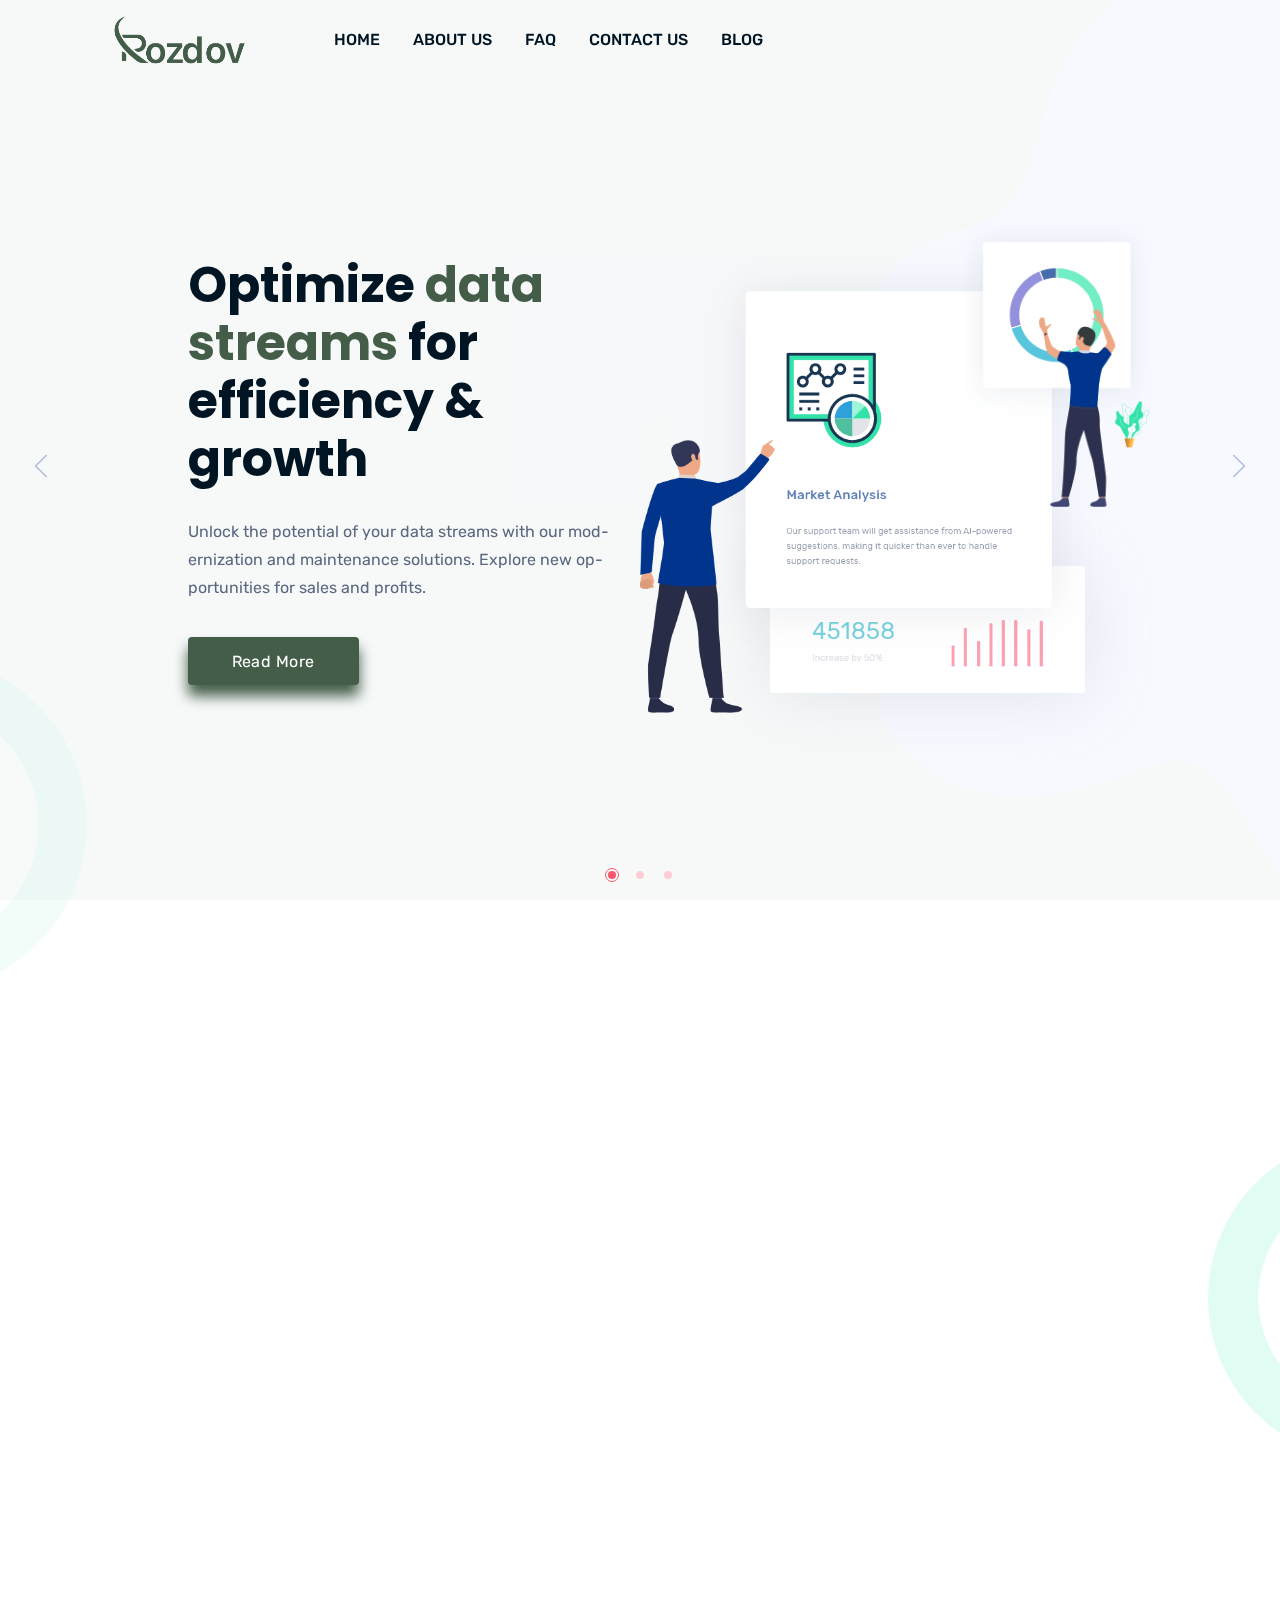
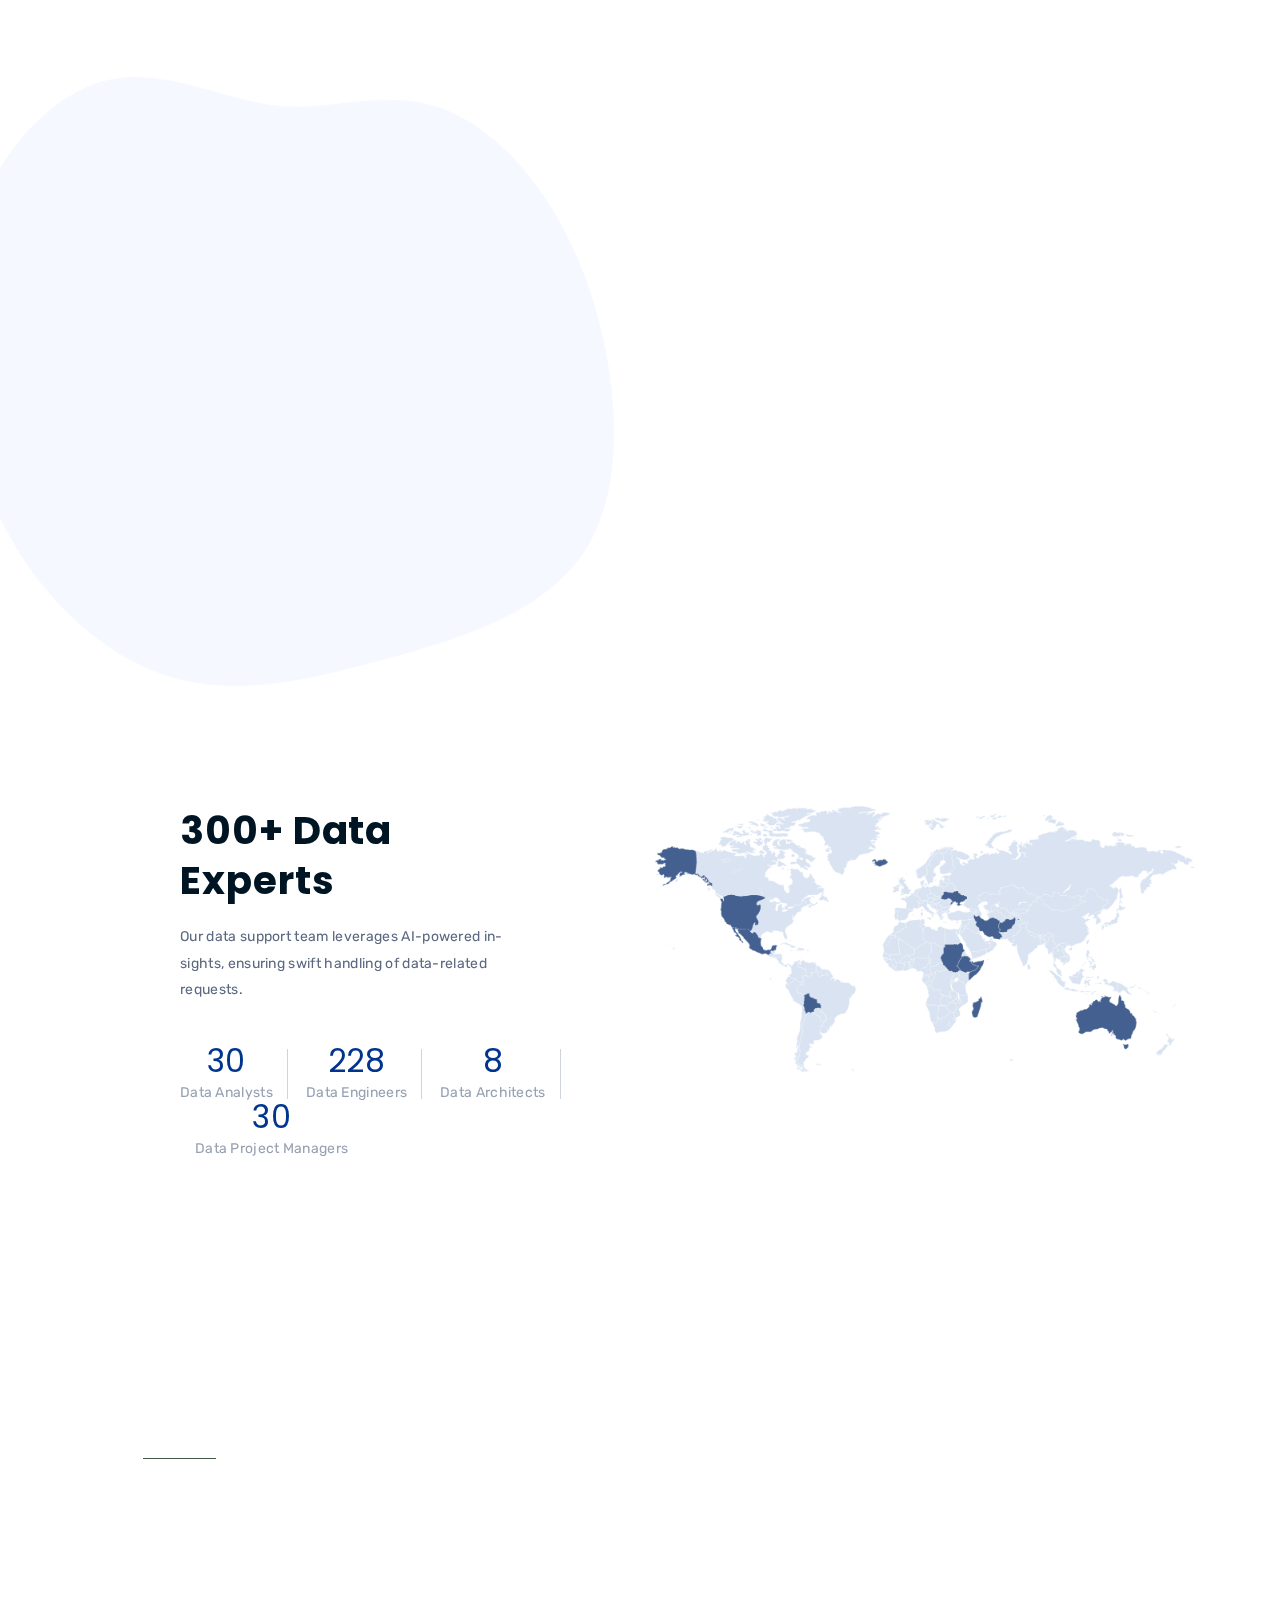
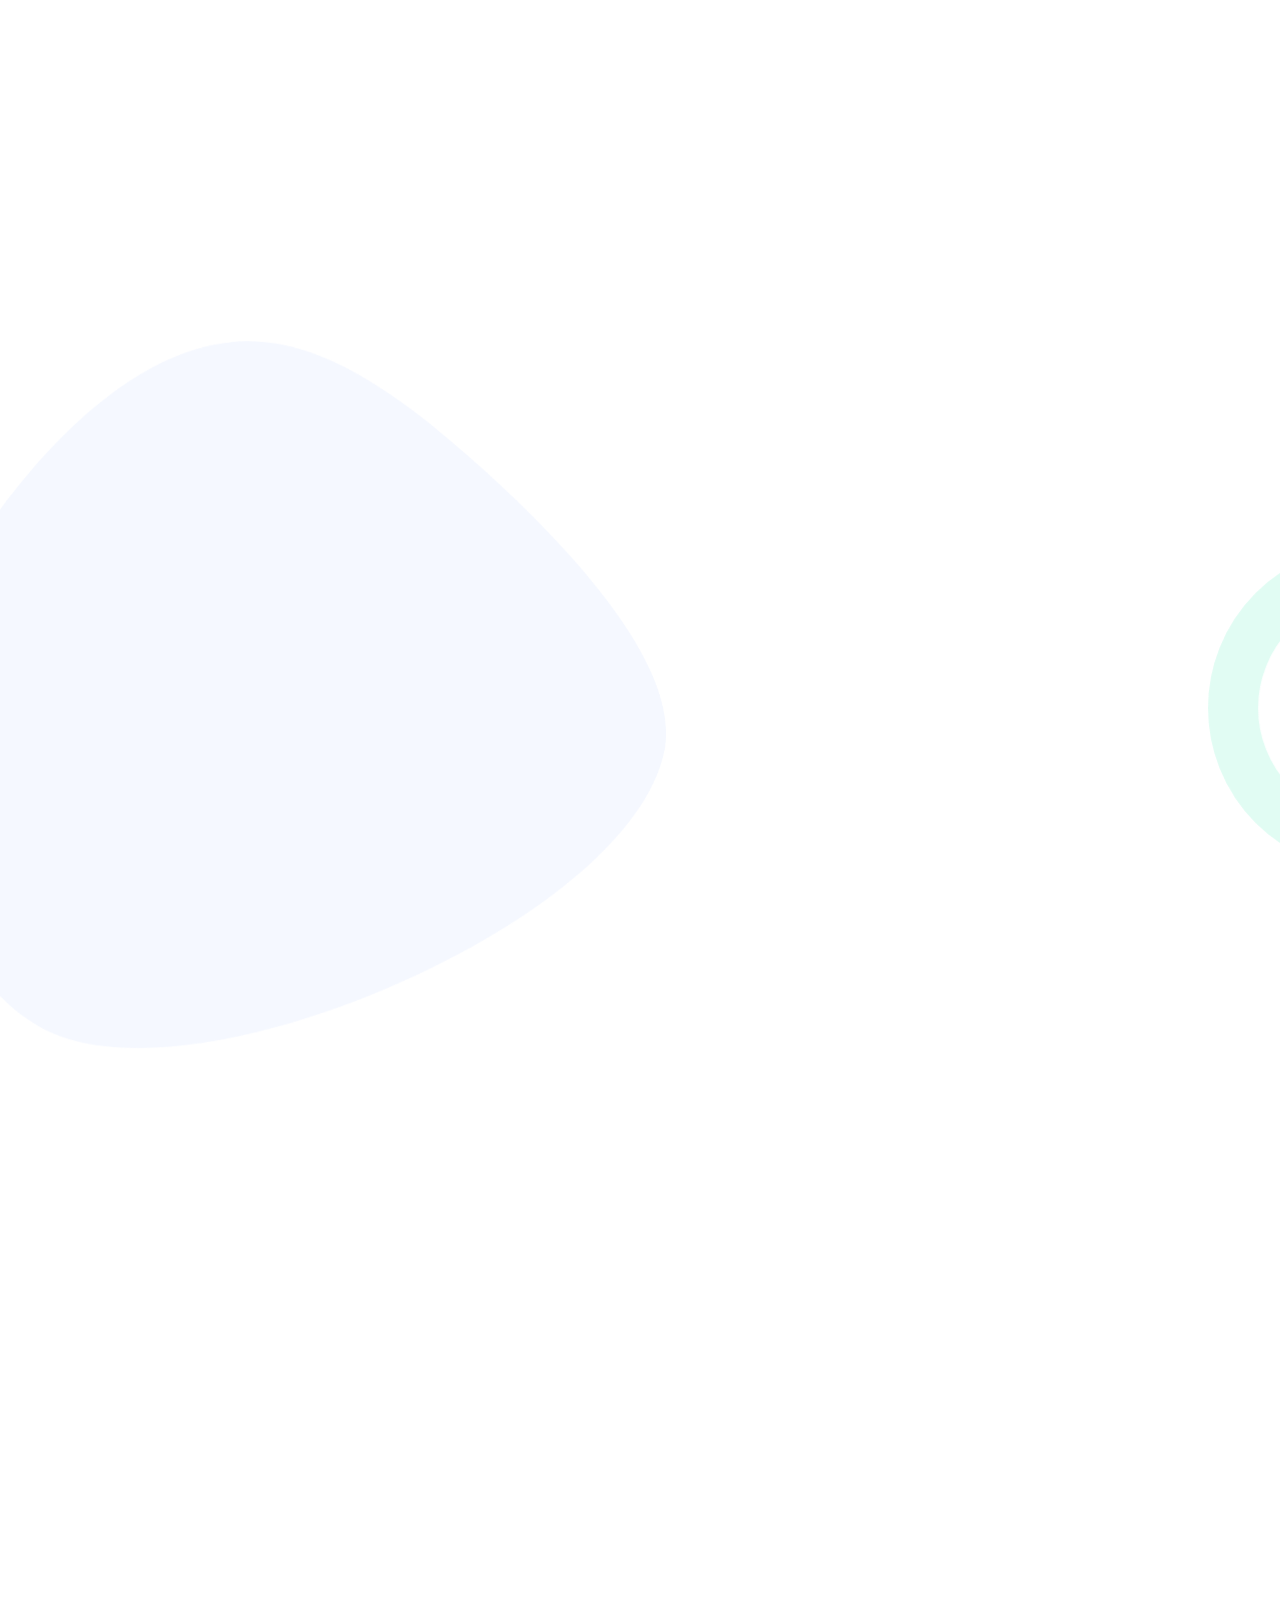
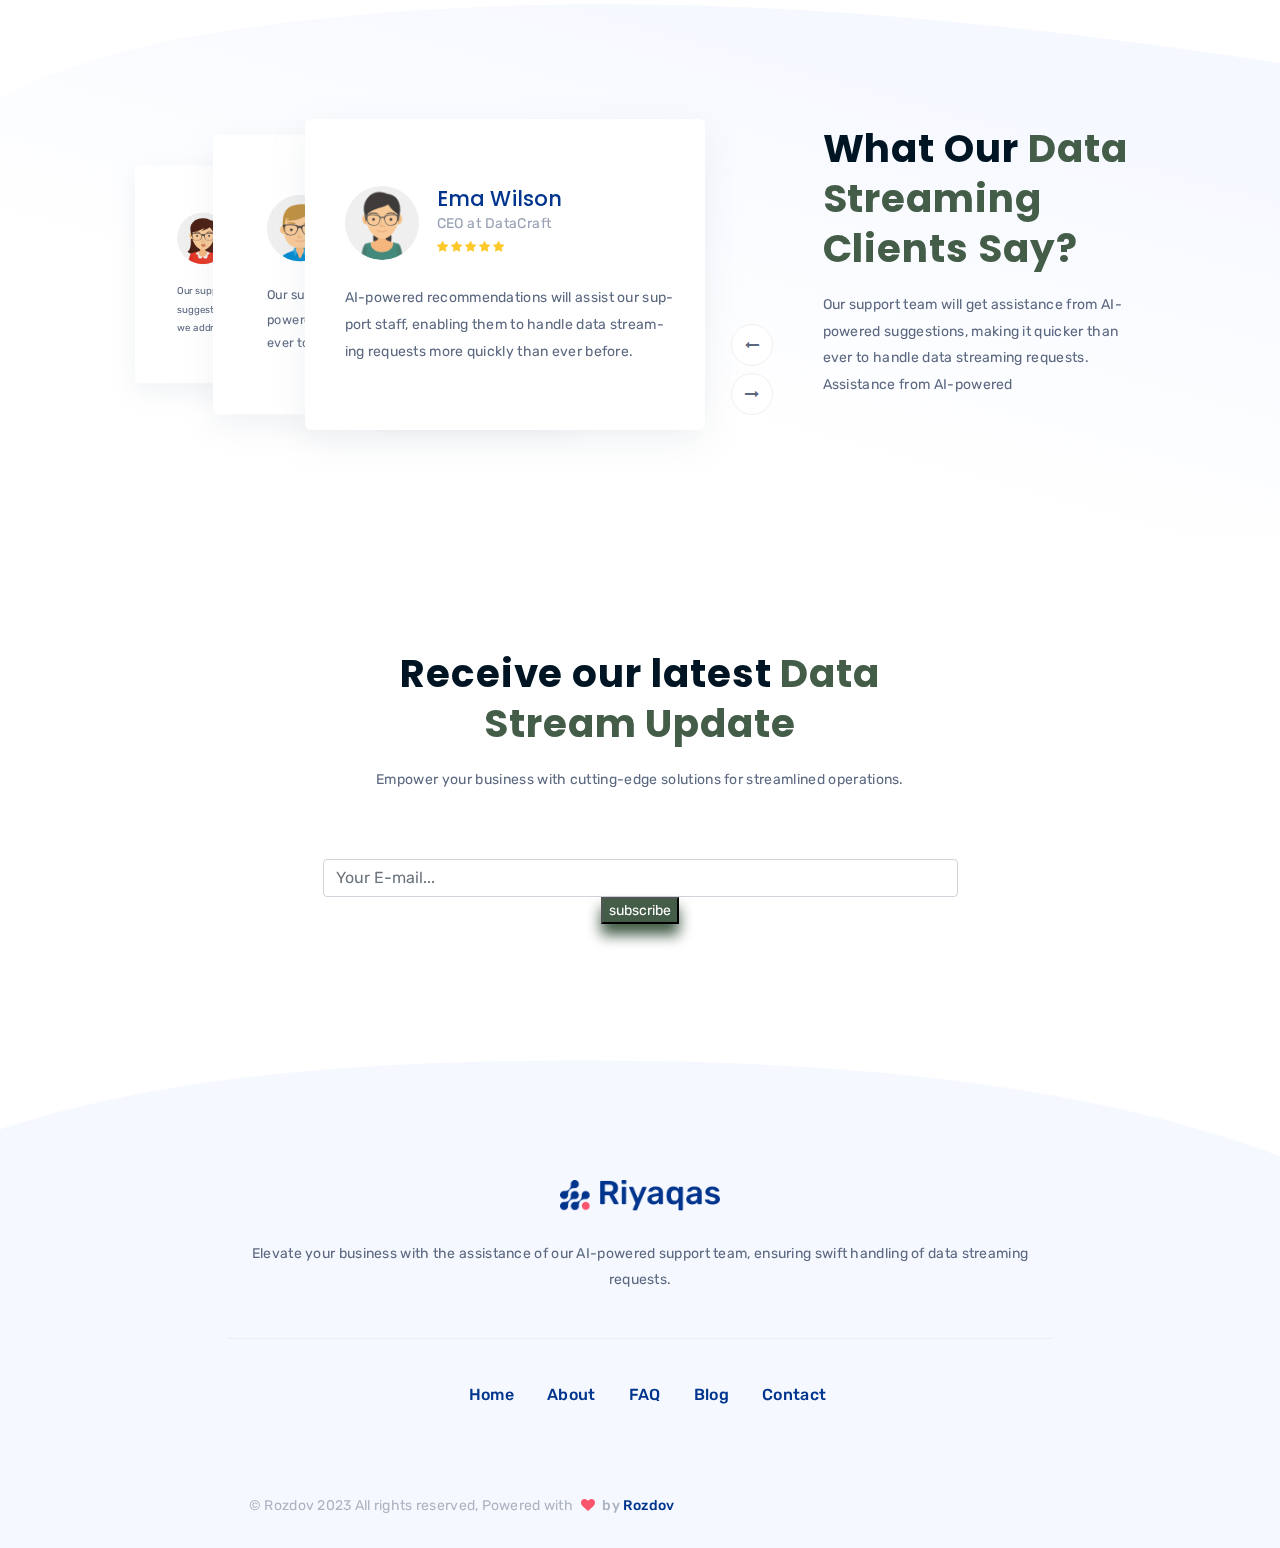
<file: index.html>
<!DOCTYPE html>
<html lang="en">

<head>
    <meta charset="UTF-8">
    <meta name="viewport" content="width=device-width, initial-scale=1.0">
    <meta http-equiv="X-UA-Compatible" content="IE=edge" />
    <meta http-equiv="X-UA-Compatible" content="ie=edge">
    <title>Rozdov || Data Streaming Modernization & Maintenance</title>
    <!-- favicon -->
    <link rel=icon href="assets/favicon.png" sizes="20x20" type="image/png">
    <!-- animate -->
    <link rel="stylesheet" href="assets/css/animate.css">
    <!-- bootstrap -->
    <link rel="stylesheet" href="assets/css/bootstrap.min.css">
    <!-- magnific popup -->
    <link rel="stylesheet" href="assets/css/magnific-popup.css">
    <!-- owl carousel -->
    <link rel="stylesheet" href="assets/css/owl.carousel.min.css">
    <!-- icons -->
    <link rel="stylesheet" href="assets/css/font-awesome.min.css">
    <link rel="stylesheet" href="assets/css/line-awesome.min.css">
    <link rel="stylesheet" href="assets/css/themify-icons.css">
    <link rel="stylesheet" href="assets/css/flaticon.css">
    <!-- slick slider -->
    <link rel="stylesheet" href="assets/css/slick.css">
    <!-- animated slider -->
    <link rel="stylesheet" href="assets/css/animated-slider.css">
    <!-- Main Stylesheet -->
    <link rel="stylesheet" href="assets/css/style.css">
    <!-- responsive Stylesheet -->
    <link rel="stylesheet" href="assets/css/responsive.css">


</head>

<body>

    <!-- preloader area start -->
    <div class="preloader" id="preloader">
        <div class="preloader-inner">
            <div class="spinner">
                <div class="dot1"></div>
                <div class="dot2"></div>
            </div>
        </div>
    </div>
    <!-- preloader area end -->



    <!-- navbar area start -->
    <nav class="navbar navbar-area navbar-expand-lg nav-style-01">
        <div class="container nav-container">
            <div class="responsive-mobile-menu">
                <div class="logo-wrapper mobile-logo">
                    <a href="index.html" class="logo">
                        <img src="assets/Rozdov 2.png" alt="logo">
                    </a>
                </div>
                <button class="navbar-toggler" type="button" data-toggle="collapse" data-target="#Riyaqas_main_menu"
                    aria-expanded="false" aria-label="Toggle navigation">
                    <span class="navbar-toggle-icon">
                        <span class="line"></span>
                        <span class="line"></span>
                        <span class="line"></span>
                    </span>
                </button>
            </div>
            <div class="collapse navbar-collapse" id="Riyaqas_main_menu">
                <div class="logo-wrapper desktop-logo">
                    <a href="index.html" class="logo">
                        <img src="assets/Rozdov 2.png" alt="logo" width="200px">
                    </a>
                </div>
                <ul class="navbar-nav">
                    <li class="">
                        <a href="index.html">HOME</a>
                    </li>
                    <li class="">
                        <a href="about.html">ABOUT US</a>
                    </li>
                    <li class="">
                        <a href="faq.html">FAQ</a>
                    </li>
                    <li class="">
                        <a href="contact.html">CONTACT US</a>
                    </li>
                    <li class="">
                        <a href="blog.html">BLOG</a>

                    </li>
                </ul>
            </div>
        </div>
    </nav>
    <!-- navbar area end -->

    <!-- header area start -->
    <div class="header-area header-bg" style="background-image:url(assets/img/bg/banner-bg.png);">
        <div class="container">
            <div class="banner-slider banner-slider-one">
                <div class="banner-slider-item">
                    <div class="row">
                        <div class="col-xl-5 col-lg-6 col-md-6 offset-xl-1">
                            <div class="header-inner-details">
                                <div class="header-inner">
                                    <h1 class="title s-animate-1">Optimize <span>data streams</span> for efficiency &
                                        growth
                                    </h1>
                                    <p class="s-animate-2">Unlock the potential of your data streams with our
                                        modernization
                                        and maintenance solutions. <br> Explore new opportunities for sales and profits.
                                    </p>
                                    <div class="btn-wrapper desktop-left padding-top-20">
                                        <a href="about.html" class="btn btn-radius btn-green s-animate-3">Read More</a>
                                    </div>
                                </div>
                            </div>
                        </div>
                        <div class="col-lg-6 col-md-6 hidden-sm">
                            <div class="banner-thumb-wrap">
                                <div class="banner-thumb">
                                    <img class="header-inner-img" src="assets/img/banner/1.png" alt="banner-img">
                                    <img class="banner-1-img2" src="assets/img/banner/2.png" alt="banner-img">
                                    <img class="banner-1-img3" src="assets/img/banner/3.png" alt="banner-img">
                                </div>
                            </div>
                        </div>
                    </div>
                </div>
                <div class="banner-slider-item">
                    <div class="row">
                        <div class="col-xl-5 col-lg-6 col-md-6  offset-xl-1">
                            <div class="header-inner-details">
                                <div class="header-inner">
                                    <h1 class="title s-animate-1">Revolutionizing <span>data streaming</span> solutions
                                    </h1>
                                    <p class="s-animate-2">Crafting cutting-edge online software tailored to elevate
                                        your
                                        data streaming capabilities. <br> Experience seamless data management like never
                                        before.</p>
                                    <div class="btn-wrapper desktop-left padding-top-20">
                                        <a href="about.html" class="btn btn-radius btn-green s-animate-3">Read More</a>
                                    </div>
                                </div>
                            </div>
                        </div>
                        <div class="col-lg-6 col-md-6 hidden-sm">
                            <div class="banner-thumb-wrap">
                                <div class="banner-thumb">
                                    <img class="header-inner-img" src="assets/img/banner/01.png" alt="banner-img">
                                    <img class="banner-1-img2" src="assets/img/banner/02.png" alt="banner-img">
                                    <img class="banner-1-img3" src="assets/img/banner/03.png" alt="banner-img">
                                </div>
                            </div>
                        </div>
                    </div>
                </div>
                <div class="banner-slider-item">
                    <div class="row">
                        <div class="col-xl-5 col-lg-6 col-md-6  offset-xl-1">
                            <div class="header-inner-details">
                                <div class="header-inner">
                                    <h1 class="title s-animate-1">Empower with <span>Modern Technology</span></h1>
                                    <p class="s-animate-2">Harness the most advanced technology to optimize your data
                                        streams. <br> Elevate your business with our state-of-the-art solutions.</p>
                                    <div class="btn-wrapper desktop-left padding-top-20">
                                        <a href="about.html" class="btn btn-radius btn-green s-animate-3">Read More</a>
                                    </div>
                                </div>
                            </div>
                        </div>
                        <div class="col-lg-6 col-md-6 hidden-sm">
                            <div class="banner-thumb-wrap">
                                <div class="banner-thumb">
                                    <img class="header-inner-img" src="assets/img/banner/1.png" alt="banner-img">
                                    <img class="banner-1-img2" src="assets/img/banner/2.png" alt="banner-img">
                                    <img class="banner-1-img3" src="assets/img/banner/03.png" alt="banner-img">
                                </div>
                            </div>
                        </div>
                    </div>
                </div>
            </div>
        </div>
    </div>

    <!-- header area End -->

    <!-- service area start -->
    <div class="service-area">
        <div class="container">
            <div class="row justify-content-center">
                <div class="col-xl-7 col-lg-10">
                    <div class="section-title text-center margin-bottom-90">
                        <h2 class="title wow animated fadeInUp" data-wow-duration="0.6s" data-wow-delay="0.1s">Our
                            <span>Data Streaming</span> Services
                        </h2>
                        <p class="wow animated fadeInUp" data-wow-duration="0.6s" data-wow-delay="0.2s">Leverage our
                            specialized services for optimized data streaming modernization and maintenance.</p>
                    </div>
                </div>
            </div>
            <div class="row custom-gutters-16">
                <div class="col-xl-3 col-md-6 col-sm-6">
                    <div class="single-service wow animated fadeInUp" data-wow-duration="0.4s" data-wow-delay="0.1s">
                        <img src="assets/img/service/project.svg" alt="service">
                        <h6><a href="#">Data Integration</a></h6>
                        <p>Modernize your data systems with seamless data integration for enhanced efficiency and
                            performance.</p>
                        <div class="read-more">
                            <a href="#"><img src="assets/img/service/arrow.png" alt="arrow"></a>
                        </div>
                    </div>
                </div>
                <div class="col-xl-3 col-md-6 col-sm-6">
                    <div class="single-service wow animated fadeInUp" data-wow-duration="0.6s" data-wow-delay="0.2s">
                        <img src="assets/img/service/hiring.svg" alt="service">
                        <h6><a href="#">Data Quality Management</a></h6>
                        <p>Ensure the integrity of your data streams with our data quality management solutions.</p>
                        <div class="read-more">
                            <a href="#"><img src="assets/img/service/arrow.png" alt="arrow"></a>
                        </div>
                    </div>
                </div>
                <div class="col-xl-3 col-md-6 col-sm-6">
                    <div class="single-service wow animated fadeInUp" data-wow-duration="0.8s" data-wow-delay="0.3s">
                        <img src="assets/img/service/checklist.svg" alt="service">
                        <h6><a href="#">Real-time Data Processing</a></h6>
                        <p>Optimize your operations with real-time data processing solutions for instant insights.</p>
                        <div class="read-more">
                            <a href="#"><img src="assets/img/service/arrow.png" alt="arrow"></a>
                        </div>
                    </div>
                </div>
                <div class="col-xl-3 col-md-6 col-sm-6">
                    <div class="single-service wow animated fadeInUp" data-wow-duration="1s" data-wow-delay="0.4s">
                        <img src="assets/img/service/analytics.svg" alt="service">
                        <h6><a href="#">Data Analytics</a></h6>
                        <p>Unlock the potential of your data streams through advanced data analytics and insights.</p>
                        <div class="read-more">
                            <a href="#"><img src="assets/img/service/arrow.png" alt="arrow"></a>
                        </div>
                    </div>
                </div>
            </div>
        </div>
    </div>

    <!-- service area End -->

    <!-- soft-box area start -->
    <div class="sbs-what-riyaqas pd-default-120 mg-top-105" style="background-image:url(assets/img/bg/1h1.png);">
        <div class="container">
            <div class="row">
                <div class="col-lg-6 wow animated fadeInRight" data-wow-duration="1s" data-wow-delay="0.3s">
                    <img src="assets/img/we-provide/5.png" alt="img">
                </div>
                <div class="col-xl-5 col-lg-6 desktop-center-item">
                    <div class="desktop-center-area wow animated fadeInLeft" data-wow-duration="1s"
                        data-wow-delay="0.3s">
                        <div class="section-title style-two">
                            <h2 class="title">What is <span>Rozdov?</span></h2>
                            <p>DataStream Hub is a leading company specializing in data streaming modernization and
                                maintenance.
                                We stand out as an innovative force in the field of data solutions. Our cost-effective
                                approach and organized teamwork validate our position. Clients trust us for their data
                                streaming needs.</p>
                        </div>
                        <div class="row">
                            <div class="col-md-6">
                                <div class="riyaqas-check-list">
                                    <img src="assets/img/icons/check.svg" alt="check">
                                    <span>Data Concept Design</span>
                                </div>
                                <div class="riyaqas-check-list">
                                    <img src="assets/img/icons/check.svg" alt="check">
                                    <span>Data Concept Implementation</span>
                                </div>
                            </div>
                            <div class="col-md-6">
                                <div class="riyaqas-check-list">
                                    <img src="assets/img/icons/check.svg" alt="check">
                                    <span>Data Concept Development</span>
                                </div>
                                <div class="riyaqas-check-list">
                                    <img src="assets/img/icons/check.svg" alt="check">
                                    <span>Data Testing Work</span>
                                </div>
                            </div>
                        </div>
                    </div>
                </div>
            </div>
        </div>
    </div>

    <!-- soft-box area End -->

    <div class="sbs-talented-people mg-top-120">
        <div class="container">
            <div class="row">
                <div class="col-xl-5 col-lg-6 offset-xl-1 desktop-center-item">
                    <div class="desktop-center-area">
                        <div class="section-title style-three">
                            <h2 class="title">300+ Data Experts</h2>
                            <p>Our data support team leverages AI-powered insights, ensuring swift handling of
                                data-related
                                requests.</p>
                        </div>
                        <div class="talented-pepole-list">
                            <ul>
                                <li>
                                    <h3 class="count-num">30</h3>
                                    <span>Data Analysts</span>
                                </li>
                                <li>
                                    <h3 class="count-num">228</h3>
                                    <span>Data Engineers</span>
                                </li>
                                <li>
                                    <h3 class="count-num">8</h3>
                                    <span>Data Architects</span>
                                </li>
                                <li>
                                    <h3 class="count-num">30</h3>
                                    <span>Data Project Managers</span>
                                </li>
                            </ul>
                        </div>
                    </div>
                </div>
                <div class="col-lg-6">
                    <div class="world-map-wrap">
                        <img src="assets/img/others/map.png" alt="map">
                    </div>
                </div>
            </div>
        </div>
    </div>

    <!-- soft-box area start -->
    <div class="sbs-provide-security pd-top-120">
        <div class="container">
            <div class="row justify-content-center">
                <div class="col-xl-6 col-lg-6 offset-xl-1 order-lg-12 wow animated fadeInLeft" data-wow-duration="1s"
                    data-wow-delay="0.3s">
                    <div class="mask-bg-wrap mask-bg-img-3 mb-lg-0 mb-4">
                        <div class="thumb">
                            <img src="assets/img/we-provide/7.png" alt="video">
                        </div>
                    </div>
                </div>
                <div class="col-xl-4 col-lg-6 order-lg-1 align-self-center wow animated fadeInRight"
                    data-wow-duration="1s" data-wow-delay="0.3s">
                    <div class="section-title style-two">
                        <h2 class="title"><span>Data Streaming</span> First</h2>
                    </div>
                    <div class="riyaqas-stab">
                        <ul class="nav nav-tabs">
                            <li class="nav-item">
                                <a class="nav-link active" data-toggle="tab" href="#d_tabs_1">Streamify</a>
                            </li>
                            <li class="nav-item">
                                <a class="nav-link" data-toggle="tab" href="#d_tabs_2">DataStream</a>
                            </li>
                            <li class="nav-item">
                                <a class="nav-link" data-toggle="tab" href="#d_tabs_3">StreamResize</a>
                            </li>
                            <li class="nav-item">
                                <a class="nav-link" data-toggle="tab" href="#d_tabs_4">StreamDoc</a>
                            </li>
                        </ul>
                        <div class="tab-content">
                            <div class="tab-pane fade show active" id="d_tabs_1">
                                <div class="riyaqas-stab-content">
                                    <p>Streamify One of the best Data Streaming Development company. The forefront as
                                        the
                                        most
                                        innovative data streaming company. Our cost-efficient and structured teamwork
                                        justifies our position. Our clients count on our data streaming solutions on
                                        a regular.</p>
                                    <p>From concept design to development, testing & implementation, our team is here to
                                        support and guide you every step of the way.</p>
                                </div>
                            </div>
                            <div class="tab-pane fade" id="d_tabs_2">
                                <div class="riyaqas-stab-content">
                                    <p>DataStream Two of the best Data Streaming Development company. The forefront as
                                        the
                                        most
                                        innovative data streaming company. Our cost-efficient and structured teamwork
                                        justifies our position. Our clients count on our data streaming solutions on
                                        a regular.</p>
                                    <p>From concept design to development, testing & implementation, our team is here to
                                        support and guide you every step of the way.</p>
                                </div>
                            </div>
                            <div class="tab-pane fade" id="d_tabs_3">
                                <div class="riyaqas-stab-content">
                                    <p>StreamResize Three of the best Data Streaming Development company. The forefront
                                        as
                                        the most
                                        innovative data streaming company. Our cost-efficient and structured teamwork
                                        justifies our position. Our clients count on our data streaming solutions on
                                        a regular.</p>
                                    <p>From concept design to development, testing & implementation, our team is here to
                                        support and guide you every step of the way.</p>
                                </div>
                            </div>
                            <div class="tab-pane fade" id="d_tabs_4">
                                <div class="riyaqas-stab-content">
                                    <p>StreamDoc Four of the best Data Streaming Development company. The forefront as
                                        the
                                        most
                                        innovative data streaming company. Our cost-efficient and structured teamwork
                                        justifies our position. Our clients count on our data streaming solutions on
                                        a regular.</p>
                                    <p>From concept design to development, testing & implementation, our team is here to
                                        support and guide you every step of the way.</p>
                                </div>
                            </div>
                        </div>
                    </div>
                </div>
            </div>
        </div>
    </div>

    <!-- soft-box area End -->

    <!-- soft-box area start -->
    <div class="leftside-image-area service-area sbs-business-tool pd-bottom-120 mg-top-120"
        style="background-image:url(assets/img/bg/1h2.png);">
        <div class="container">
            <div class="row">
                <div class="col-lg-6 col-xl-7 wow animated fadeInRight" data-wow-duration="1s" data-wow-delay="0.3s">
                    <img src="assets/img/business-tool/1.png" alt="img">
                </div>
                <div class="col-xl-5 col-lg-6 desktop-center-item">
                    <div class="desktop-center-area wow animated fadeInLeft" data-wow-duration="1s"
                        data-wow-delay="0.3s">
                        <div class="section-title style-two">
                            <h2 class="title">Data Streaming <span>Tools <br> Integration.</span></h2>
                            <p>Our support team will get assistance from AI-powered suggestions, <br> making it quicker
                                than ever to handle data streaming requests.</p>
                        </div>
                        <div class="row">
                            <div class="col-lg-9">
                                <div class="riyaqas-check-list media">
                                    <img class="media-left" src="assets/img/business-tool/pencil.svg" alt="check">
                                    <span>Our support team will get assistance from AI-powered suggestions, making it
                                        quicker than.</span>
                                </div>
                                <div class="riyaqas-check-list media">
                                    <img class="media-left" src="assets/img/business-tool/search.svg" alt="check">
                                    <span>Our support team will get assistance from AI-powered suggestions.</span>
                                </div>
                                <div class="riyaqas-check-list media mg-bottom-0-991">
                                    <img class="media-left" src="assets/img/business-tool/settings.svg" alt="check">
                                    <span>Our support team will get assistance from AI-powered, making it quicker than
                                        ever to handle data streaming support.</span>
                                </div>
                            </div>
                        </div>
                    </div>
                </div>
            </div>
        </div>
    </div>

    <!-- soft-box area End -->

    <!-- soft-box area start -->
    <div class="sbs-provide-security pd-top-120">
        <div class="container">
            <div class="row justify-content-center">
                <div class="col-xl-6 col-lg-6 order-lg-12 wow animated fadeInLeft" data-wow-duration="1s"
                    data-wow-delay="0.3s">
                    <div class="img-with-video">
                        <div class="img-wrap">
                            <img src="assets/img/we-provide/1.png" alt="video">
                        </div>
                    </div>
                </div>
                <div class="col-xl-5 col-lg-6 order-lg-1 align-self-center wow animated fadeInRight"
                    data-wow-duration="1s" data-wow-delay="0.3s">
                    <div class="section-title style-two">
                        <h2 class="title">Data Streaming <br> Strong <span>Security</span></h2>
                        <p>Our support team will get assistance from AI-powered suggestions, making it quicker than ever
                            to handle data streaming requests and provide strong security.</p>
                    </div>
                    <div class="row">
                        <div class="col-md-6">
                            <div class="riyaqas-check-list">
                                <img class="media-left" src="assets/img/icons/9.svg" alt="check">
                                <span>Streamlined Design</span>
                            </div>
                            <div class="riyaqas-check-list">
                                <img class="media-left" src="assets/img/icons/10.svg" alt="check">
                                <span>Custom Integration</span>
                            </div>
                        </div>
                        <div class="col-md-6">
                            <div class="riyaqas-check-list">
                                <img class="media-left" src="assets/img/icons/11.svg" alt="check">
                                <span>Mobile Compatibility</span>
                            </div>
                            <div class="riyaqas-check-list">
                                <img class="media-left" src="assets/img/icons/12.svg" alt="check">
                                <span>Secure Testing</span>
                            </div>
                        </div>
                    </div>
                </div>
            </div>
        </div>
    </div>

    <!-- soft-box area End -->

    <!-- testimonial area Start -->
    <div class="testimonial-section sbs-testimonial-section pd-top-105 pd-bottom-120"
        style="background-image:url(assets/img/bg/1h3.png);">
        <div class="container">
            <div class="row justify-content-center">
                <div class="col-xl-5 col-lg-6 pd-xl-5 order-lg-12 align-self-center ">
                    <div class="section-title style-two mb-0">
                        <h2 class="title">What Our <span>Data Streaming <br> Clients Say?</span></h2>
                        <p>Our support team will get assistance from AI-powered <br> suggestions, making it quicker than
                            ever to handle data streaming <br> requests. Assistance from AI-powered</p>
                    </div>
                </div>
                <div class="col-lg-6 order-lg-1">
                    <div class="sbs-testimonial-slider">
                        <div class="choose_slider">
                            <div class="choose_slider_items">
                                <ul id="testimonial-slider">
                                    <li class="current_item">
                                        <div class="media">
                                            <img class="media-left" src="assets/img/client/4.png" alt="client">
                                            <div class="media-body">
                                                <h6>Wilson Mojika</h6>
                                                <p class="designation">Founder at DataStream</p>
                                                <span>
                                                    <i class="fa fa-star"></i>
                                                    <i class="fa fa-star"></i>
                                                    <i class="fa fa-star"></i>
                                                    <i class="fa fa-star"></i>
                                                    <i class="fa fa-star"></i>
                                                </span>
                                            </div>
                                        </div>
                                        <p>Our support team will get assistance from AI-powered suggestions, making it
                                            quicker than ever to handle data streaming requests.</p>
                                    </li>
                                    <li class="current_item">
                                        <div class="media">
                                            <img class="media-left" src="assets/img/client/5.png" alt="client">
                                            <div class="media-body">
                                                <h6>Ema Wilson</h6>
                                                <p class="designation">CEO at DataCraft</p>
                                                <span>
                                                    <i class="fa fa-star"></i>
                                                    <i class="fa fa-star"></i>
                                                    <i class="fa fa-star"></i>
                                                    <i class="fa fa-star"></i>
                                                    <i class="fa fa-star"></i>
                                                </span>
                                            </div>
                                        </div>
                                        <p>AI-powered recommendations will assist our support staff, enabling them to
                                            handle data streaming requests more quickly
                                            than ever before.</p>
                                    </li>
                                    <li class="current_item">
                                        <div class="media">
                                            <img class="media-left" src="assets/img/client/6.png" alt="client">
                                            <div class="media-body">
                                                <h6>John Mojika</h6>
                                                <p class="designation">CTO at DataUxa</p>
                                                <span>
                                                    <i class="fa fa-star"></i>
                                                    <i class="fa fa-star"></i>
                                                    <i class="fa fa-star"></i>
                                                    <i class="fa fa-star"></i>
                                                    <i class="fa fa-star"></i>
                                                </span>
                                            </div>
                                        </div>
                                        <p>Our assistance team will receive support from AI-driven recommendations,
                                            facilitating faster handling of data streaming
                                            inquiries.</p>
                                    </li>
                                    <li class="current_item">
                                        <div class="media">
                                            <img class="media-left" src="assets/img/client/4.png" alt="client">
                                            <div class="media-body">
                                                <h6>Refule Mia</h6>
                                                <p class="designation">CEO at DataCraft</p>
                                                <span>
                                                    <i class="fa fa-star"></i>
                                                    <i class="fa fa-star"></i>
                                                    <i class="fa fa-star"></i>
                                                    <i class="fa fa-star"></i>
                                                    <i class="fa fa-star"></i>
                                                </span>
                                            </div>
                                        </div>
                                        <p>The team will receive support from AI-driven recommendations, enhancing the
                                            speed to address data streaming
                                            inquiries more swiftly than before.</p>
                                    </li>
                                    <li class="current_item">
                                        <div class="media">
                                            <img class="media-left" src="assets/img/client/5.png" alt="client">
                                            <div class="media-body">
                                                <h6>Madeniko Mojika</h6>
                                                <p class="designation">Data Streaming Specialist</p>
                                                <span>
                                                    <i class="fa fa-star"></i>
                                                    <i class="fa fa-star"></i>
                                                    <i class="fa fa-star"></i>
                                                    <i class="fa fa-star"></i>
                                                    <i class="fa fa-star"></i>
                                                </span>
                                            </div>
                                        </div>
                                        <p>Our support team will get assistance from AI-powered suggestions, making it
                                            quicker than ever to handle data streaming requests.</p>
                                    </li>
                                    <li class="current_item">
                                        <div class="media">
                                            <img class="media-left" src="assets/img/client/6.png" alt="client">
                                            <div class="media-body">
                                                <h6>Madeniko Mojika</h6>
                                                <p class="designation">CTO at DataUxa</p>
                                                <span>
                                                    <i class="fa fa-star"></i>
                                                    <i class="fa fa-star"></i>
                                                    <i class="fa fa-star"></i>
                                                    <i class="fa fa-star"></i>
                                                    <i class="fa fa-star"></i>
                                                </span>
                                            </div>
                                        </div>
                                        <p>Our support team receives aid from AI-driven suggestions, enhancing the speed
                                            at which we address data streaming
                                            requests.</p>
                                    </li>
                                </ul>
                            </div>
                        </div>
                        <div class="sbs-arrowleft"><a id="btn_next" href="#"><i class="fa fa-long-arrow-left"></i></a>
                        </div>
                        <div class="sbs-arrowright"><a id="btn_prev" href="#"><i class="fa fa-long-arrow-right"></i></a>
                        </div>
                    </div>
                </div>
            </div>
        </div>
    </div>

    <!-- testimonial area End -->

    <!-- newsletter area Start -->
    <div class="newsletter-area mg-top-110">
        <div class="container">
            <div class="row justify-content-center">
                <div class="col-xl-7 col-lg-10 text-center">
                    <div class="section-title">
                        <h2 class="title">Receive our latest <span>Data Stream Update</span></h2>
                        <p>Empower your business with cutting-edge solutions for streamlined operations.</p>
                    </div>
                    <div class="newsletter-subscribe">
                        <form id="data-subscribe-form" class="subscribe-form">
                            <div class="form-group">
                                <input type="text" class="form-control" placeholder="Your E-mail..." name="mail"
                                    required="">
                                <button type="submit" class="btn-green subscribe-submit">subscribe</button>
                            </div>
                        </form>
                    </div>
                </div>
            </div>
        </div>
    </div>

    <!-- newsletter area End -->

    <!-- footer area start -->
    <footer class="footer-area mg-top-120" style="background-image:url(assets/img/bg/footer.png);">
        <div class="footer-top pd-top-120 padding-bottom-40">
            <div class="container">
                <div class="row justify-content-center">
                    <div class="col-xl-9 col-lg-11">
                        <div class="footer-widget widget text-center">
                            <div class="footer_top_widget">
                                <a href="index.html" class="footer-logo">
                                    <img src="assets/img/logo.png" alt="footer logo">
                                </a>
                                <p>Elevate your business with the assistance of our AI-powered support team, ensuring
                                    swift
                                    handling of data streaming requests.</p>
                            </div>
                        </div>
                        <div class="footer-widget widget widget_nav_menu text-center">
                            <ul>
                                <li><a href="index.html">Home</a></li>
                                <li><a href="about.html">About</a></li>
                                <li><a href="faq.html">FAQ</a></li>
                                <li><a href="blog.html">Blog</a></li>
                                <li><a href="contact.html">Contact</a></li>
                            </ul>
                        </div>
                        <div class="copyright-inner">
                            <div class="row custom-gutters-16">
                                <div class="col-lg-7">
                                    <div class="copyright-text">
                                        &copy; Rozdov 2023 All rights reserved, Powered with <a href="../../index.html"
                                            target="_blank"><i class="fa fa-heart"></i> by
                                            <span>Rozdov</span></a>
                                    </div>
                                </div>
                                <div class="col-lg-5">

                                </div>
                            </div>
                        </div>
                    </div>
                </div>
            </div>
        </div>
    </footer>

    <!-- footer area end -->

    <!-- back to top area start -->
    <div class="back-to-top">
        <span class="back-top"><i class="fa fa-angle-up"></i></span>
    </div>
    <!-- back to top area end -->


    <!-- jquery -->
    <script src="assets/js/jquery-2.2.4.min.js"></script>
    <!-- popper -->
    <script src="assets/js/popper.min.js"></script>
    <!-- bootstrap -->
    <script src="assets/js/bootstrap.min.js"></script>
    <!-- magnific popup -->
    <script src="assets/js/jquery.magnific-popup.js"></script>
    <!-- wow -->
    <script src="assets/js/wow.min.js"></script>
    <!-- owl carousel -->
    <script src="assets/js/owl.carousel.min.js"></script>
    <!-- slick slider -->
    <script src="assets/js/slick.js"></script>
    <!-- cssslider slider -->
    <script src="assets/js/jquery.cssslider.min.js"></script>
    <!-- waypoint -->
    <script src="assets/js/waypoints.min.js"></script>
    <!-- counterup -->
    <script src="assets/js/jquery.counterup.min.js"></script>
    <!-- imageloaded -->
    <script src="assets/js/imagesloaded.pkgd.min.js"></script>
    <!-- isotope -->
    <script src="assets/js/isotope.pkgd.min.js"></script>
    <!-- world map -->
    <script src="assets/js/worldmap-libs.js"></script>
    <script src="assets/js/worldmap-topojson.js"></script>
    <script src="assets/js/mediaelement.min.js"></script>
    <!-- main js -->
    <script src="assets/js/main.js"></script>

</body>

</html>
</file>
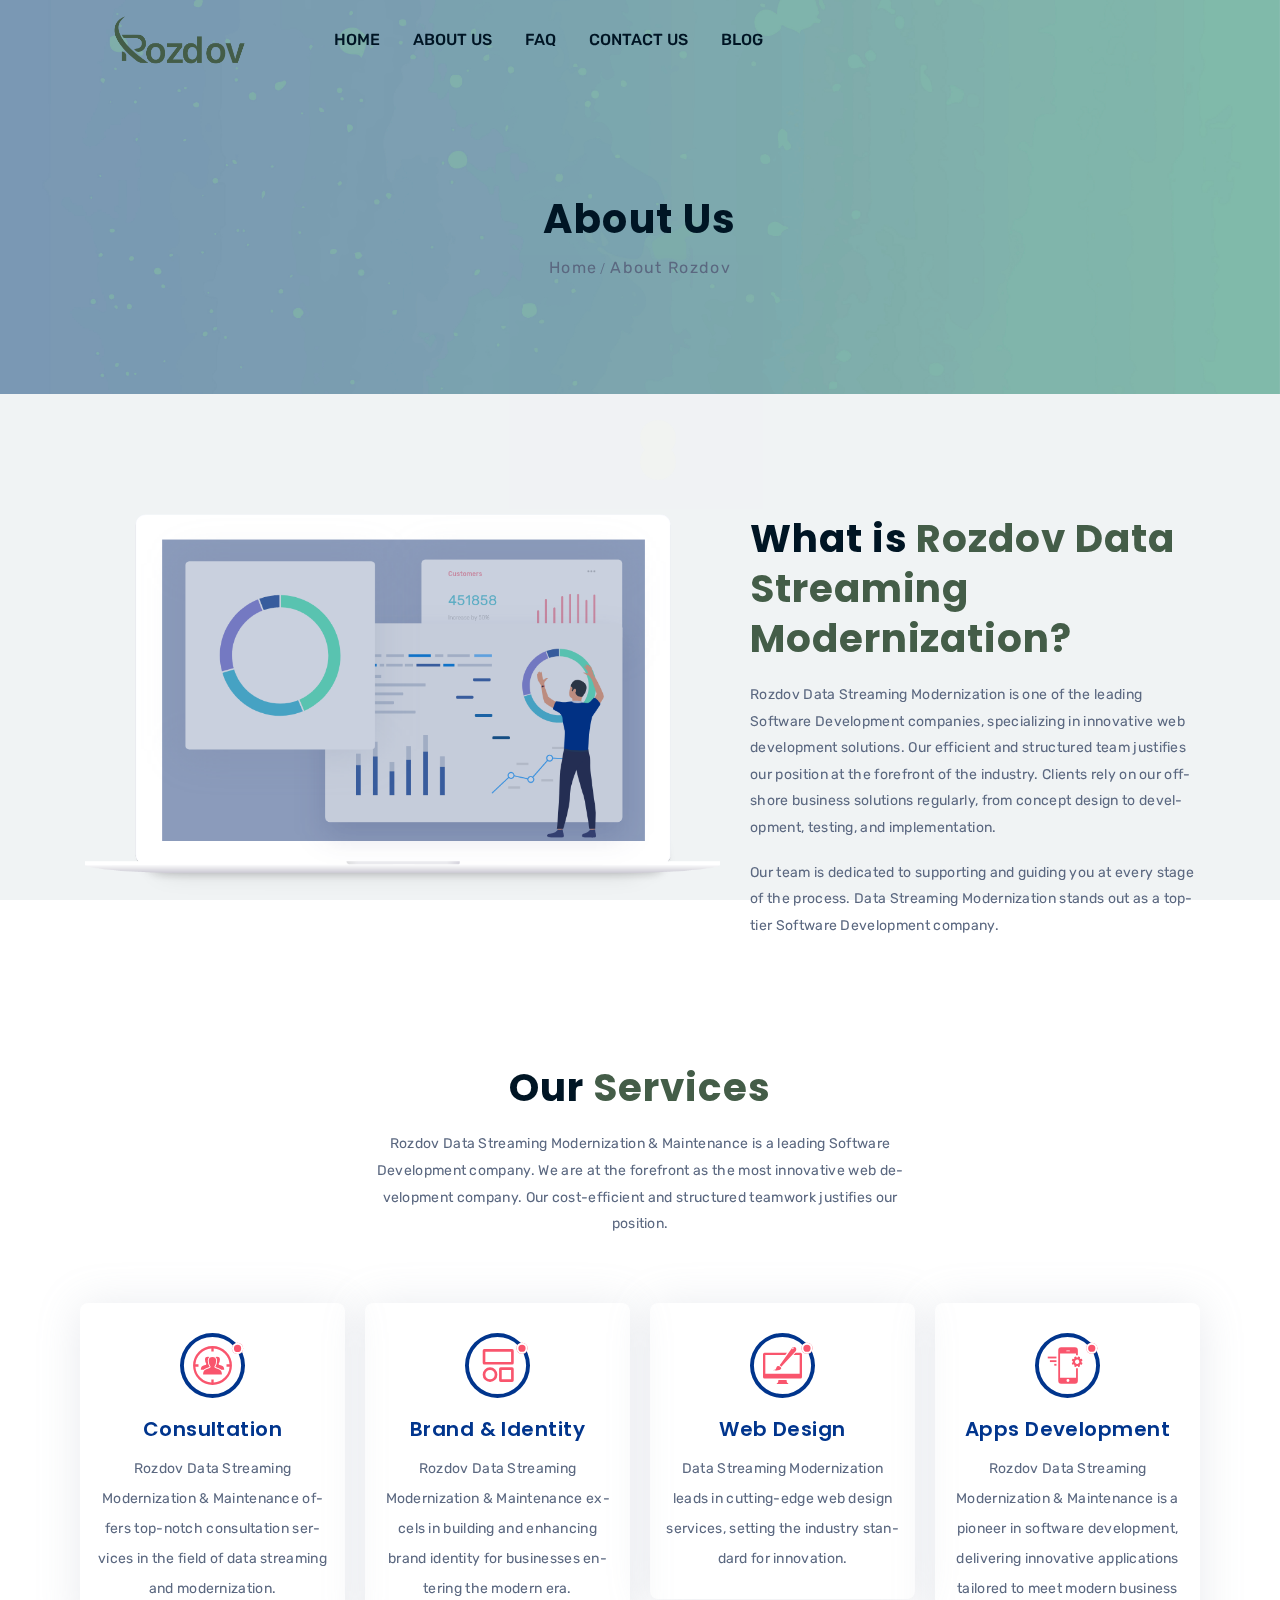
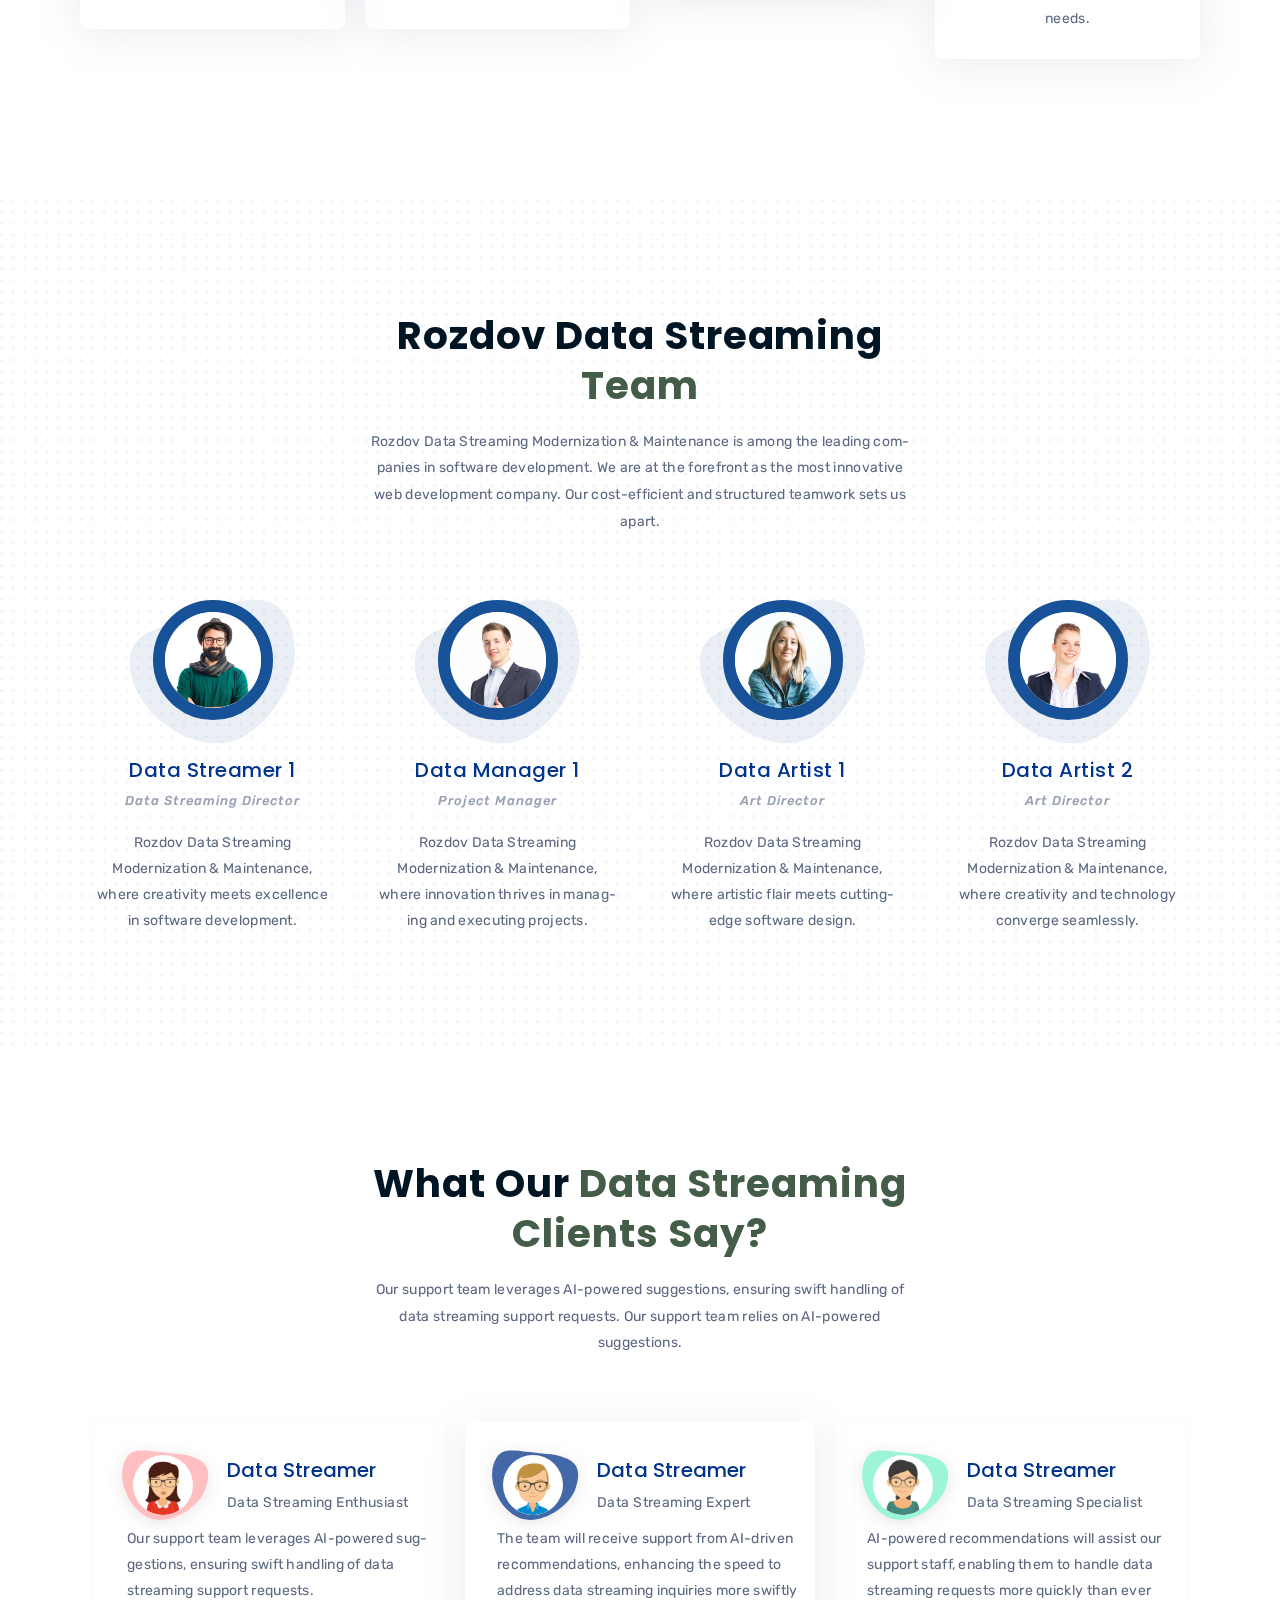
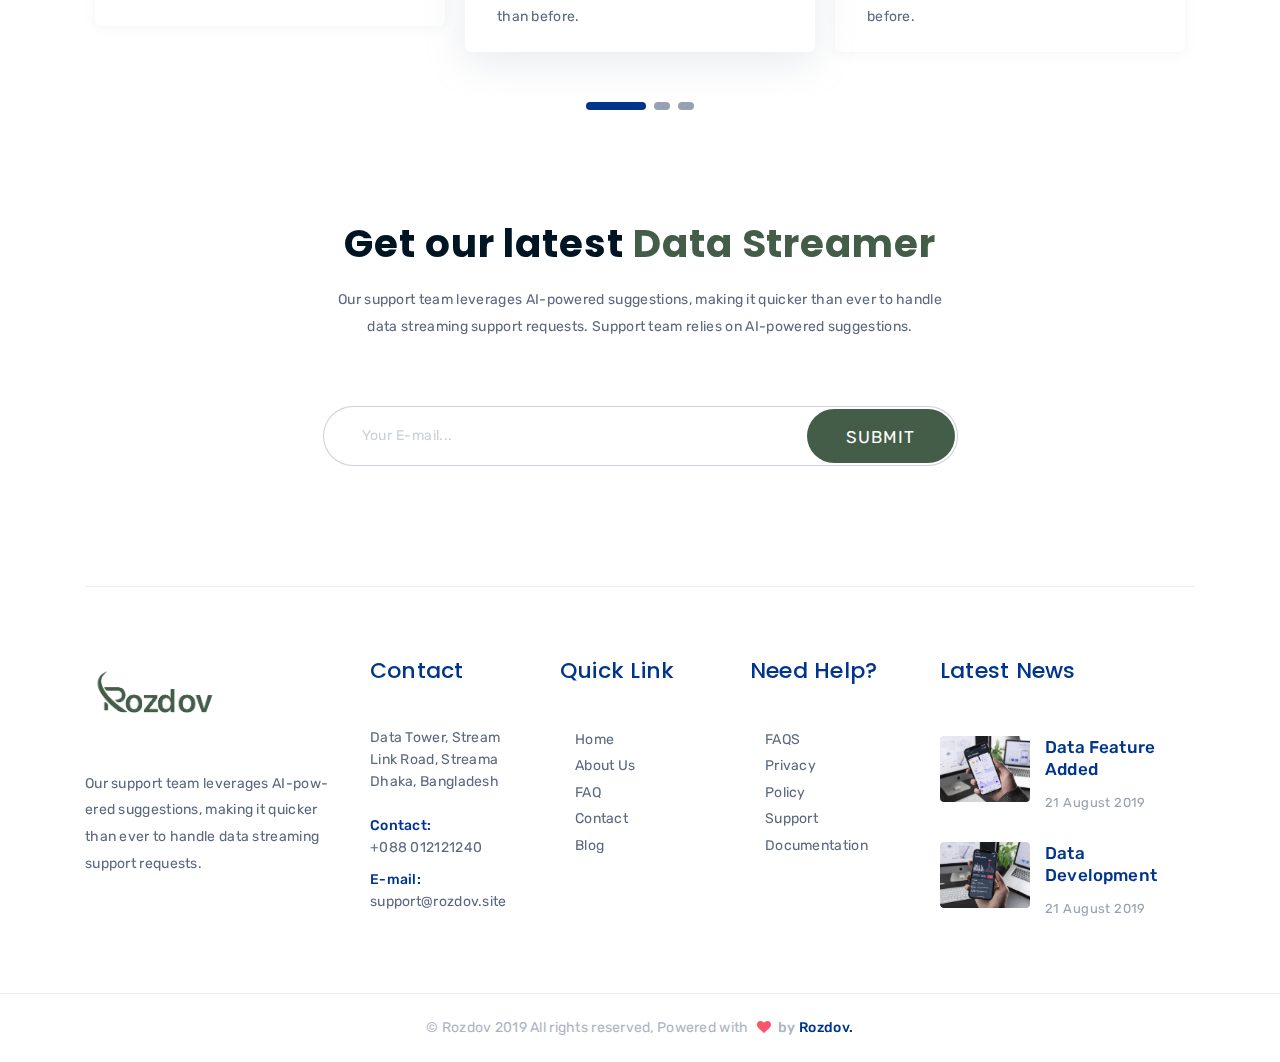
<file: about.html>
<!DOCTYPE html>
<html lang="en">

<head>
    <meta charset="UTF-8">
    <meta name="viewport" content="width=device-width, initial-scale=1.0">
    <meta http-equiv="X-UA-Compatible" content="IE=edge" />
    <meta http-equiv="X-UA-Compatible" content="ie=edge">
    <title>Rozdov || Data Streaming Modernization & Maintenance</title>
    <!-- favicon -->
    <link rel=icon href="assets/favicon.png" sizes="20x20" type="image/png">
    <!-- animate -->
    <link rel="stylesheet" href="assets/css/animate.css">
    <!-- bootstrap -->
    <link rel="stylesheet" href="assets/css/bootstrap.min.css">
    <!-- magnific popup -->
    <link rel="stylesheet" href="assets/css/magnific-popup.css">
    <!-- owl carousel -->
    <link rel="stylesheet" href="assets/css/owl.carousel.min.css">
    <!-- icons -->
    <link rel="stylesheet" href="assets/css/font-awesome.min.css">
    <link rel="stylesheet" href="assets/css/line-awesome.min.css">
    <link rel="stylesheet" href="assets/css/themify-icons.css">
    <link rel="stylesheet" href="assets/css/flaticon.css">
    <!-- slick slider -->
    <link rel="stylesheet" href="assets/css/slick.css">
    <!-- animated slider -->
    <link rel="stylesheet" href="assets/css/animated-slider.css">
    <!-- Main Stylesheet -->
    <link rel="stylesheet" href="assets/css/style.css">
    <!-- responsive Stylesheet -->
    <link rel="stylesheet" href="assets/css/responsive.css">


</head>

<body>

    <!-- preloader area start -->
    <div class="preloader" id="preloader">
        <div class="preloader-inner">
            <div class="spinner">
                <div class="dot1"></div>
                <div class="dot2"></div>
            </div>
        </div>
    </div>
    <!-- preloader area end -->


    <!-- navbar area start -->
    <nav class="navbar navbar-area navbar-expand-lg nav-style-01">
        <div class="container nav-container">
            <div class="responsive-mobile-menu">
                <div class="logo-wrapper mobile-logo">
                    <a href="index.html" class="logo">
                        <img src="assets/Rozdov 2.png" alt="logo">
                    </a>
                </div>
                <button class="navbar-toggler" type="button" data-toggle="collapse" data-target="#Riyaqas_main_menu"
                    aria-expanded="false" aria-label="Toggle navigation">
                    <span class="navbar-toggle-icon">
                        <span class="line"></span>
                        <span class="line"></span>
                        <span class="line"></span>
                    </span>
                </button>
            </div>
            <div class="collapse navbar-collapse" id="Riyaqas_main_menu">
                <div class="logo-wrapper desktop-logo">
                    <a href="index.html" class="logo">
                        <img src="assets/Rozdov 2.png" alt="logo" width="200px">
                    </a>
                </div>
                <ul class="navbar-nav">
                    <li class="">
                        <a href="index.html">HOME</a>
                    </li>
                    <li class="">
                        <a href="about.html">ABOUT US</a>
                    </li>
                    <li class="">
                        <a href="faq.html">FAQ</a>
                    </li>
                    <li class="">
                        <a href="contact.html">CONTACT US</a>
                    </li>
                    <li class="">
                        <a href="blog.html">BLOG</a>

                    </li>
                </ul>
            </div>
        </div>
    </nav>
    <!-- navbar area end -->

    <!-- breadcrumb area start -->
    <div class="breadcrumb-area" style="background-image:url(assets/bg.jpg);">
        <div class="container">
            <div class="row">
                <div class="col-lg-12">
                    <div class="breadcrumb-inner">
                        <h1 class="page-title">About Us</h1>
                        <ul class="page-list">
                            <li><a href="index.html">Home</a></li>
                            <li>About Rozdov</li>
                        </ul>
                    </div>
                </div>
            </div>
        </div>
    </div>

    <!-- breadcrumb area End -->

    <!-- about area start -->
    <div class="about-provide-area pd-top-120 bg-none">
        <div class="container">
            <div class="row">
                <div class="col-xl-7 col-lg-6">
                    <div class="img-with-video">
                        <div class="img-wrap">
                            <img src="assets/img/we-provide/1.png" alt="video">
                        </div>
                    </div>
                </div>
                <div class="col-xl-5 col-lg-6 desktop-center-item">
                    <div>
                        <div class="section-title style-two">
                            <h2 class="title">What is <span>Rozdov Data Streaming Modernization?</span></h2>
                            <p>Rozdov Data Streaming Modernization is one of the leading Software Development companies,
                                specializing in innovative web development solutions. Our efficient and structured team
                                justifies our position at the forefront of the industry. Clients rely on our offshore
                                business solutions regularly, from concept design to development, testing, and
                                implementation.</p>
                            <p>Our team is dedicated to supporting and guiding you at every stage of the process. Data
                                Streaming Modernization stands out as a top-tier Software Development company.</p>
                        </div>
                    </div>
                </div>
            </div>
        </div>
    </div>

    <!-- about area End -->

    <!-- sbst service area start -->
    <div class="sbst-service-area pd-top-80">
        <div class="container">
            <div class="row justify-content-center">
                <div class="col-xl-6 col-lg-10">
                    <div class="section-title text-center">
                        <h2 class="title">Our <span>Services</span></h2>
                        <p>Rozdov Data Streaming Modernization & Maintenance is a leading Software Development company.
                            We are at the
                            forefront
                            as the most innovative web development company. Our cost-efficient and structured teamwork
                            justifies our position.</p>
                    </div>
                </div>
            </div>
            <div class="row custom-gutters-20 justify-content-center">
                <div class="col-lg-3 col-sm-6">
                    <div class="single-service-2 text-center">
                        <div class="thumb">
                            <img src="assets/img/startup/service/1.svg" alt="service">
                        </div>
                        <h6>Consultation</h6>
                        <p>Rozdov Data Streaming Modernization & Maintenance offers top-notch consultation services in
                            the field of data
                            streaming and modernization.</p>
                    </div>
                </div>
                <div class="col-lg-3 col-sm-6">
                    <div class="single-service-2 text-center">
                        <div class="thumb">
                            <img src="assets/img/startup/service/2.svg" alt="service">
                        </div>
                        <h6>Brand & Identity</h6>
                        <p>Rozdov Data Streaming Modernization & Maintenance excels in building and enhancing brand
                            identity for businesses
                            entering the modern era.</p>
                    </div>
                </div>
                <div class="col-lg-3 col-sm-6">
                    <div class="single-service-2 text-center">
                        <div class="thumb">
                            <img src="assets/img/startup/service/3.svg" alt="service">
                        </div>
                        <h6>Web Design</h6>
                        <p>Data Streaming Modernization leads in cutting-edge web design services, setting the industry
                            standard for innovation.</p>
                    </div>
                </div>
                <div class="col-lg-3 col-sm-6">
                    <div class="single-service-2 text-center">
                        <div class="thumb">
                            <img src="assets/img/startup/service/4.svg" alt="service">
                        </div>
                        <h6>Apps Development</h6>
                        <p>Rozdov Data Streaming Modernization & Maintenance is a pioneer in software development,
                            delivering innovative
                            applications tailored to meet modern business needs.</p>
                    </div>
                </div>
            </div>
        </div>
    </div>

    <!-- sbst service area end -->

    <!-- team area Start -->
    <div class="team-area-wrpper about-team-area-wrpper pd-top-112 mg-top-120">
        <div class="container">
            <div class="row justify-content-center">
                <div class="col-xl-6 col-lg-10">
                    <div class="section-title text-center">
                        <h2 class="title">Rozdov Data Streaming <span>Team</span></h2>
                        <p>Rozdov Data Streaming Modernization & Maintenance is among the leading companies in software
                            development. We are at
                            the
                            forefront as the most innovative web development company. Our cost-efficient and structured
                            teamwork sets us apart.</p>
                    </div>
                </div>
            </div>
        </div>
        <div class="team-area text-center">
            <div class="container">
                <div class="row custom-gutters-20">
                    <div class="col-lg-3 col-sm-6">
                        <div class="single-team">
                            <div class="thumb">
                                <img src="assets/img/startup/team/1.jpg" alt="team">
                            </div>
                            <h6><a href="#">Data Streamer 1</a></h6>
                            <span>Data Streaming Director</span>
                            <p>Rozdov Data Streaming Modernization & Maintenance, where creativity meets excellence in
                                software development.</p>
                        </div>
                    </div>
                    <div class="col-lg-3 col-sm-6">
                        <div class="single-team">
                            <div class="thumb">
                                <img src="assets/img/startup/team/2.jpg" alt="team">
                            </div>
                            <h6><a href="#">Data Manager 1</a></h6>
                            <span>Project Manager</span>
                            <p>Rozdov Data Streaming Modernization & Maintenance, where innovation thrives in managing
                                and executing projects.
                            </p>
                        </div>
                    </div>
                    <div class="col-lg-3 col-sm-6">
                        <div class="single-team">
                            <div class="thumb">
                                <img src="assets/img/startup/team/5.png" alt="team">
                            </div>
                            <h6><a href="#">Data Artist 1</a></h6>
                            <span>Art Director</span>
                            <p>Rozdov Data Streaming Modernization & Maintenance, where artistic flair meets
                                cutting-edge software design.</p>
                        </div>
                    </div>
                    <div class="col-lg-3 col-sm-6">
                        <div class="single-team">
                            <div class="thumb">
                                <img src="assets/img/startup/team/3.jpg" alt="team">
                            </div>
                            <h6><a href="#">Data Artist 2</a></h6>
                            <span>Art Director</span>
                            <p>Rozdov Data Streaming Modernization & Maintenance, where creativity and technology
                                converge seamlessly.</p>
                        </div>
                    </div>
                </div>
            </div>
        </div>
    </div>

    <!-- team area End -->

    <!-- client area start -->
    <div class="client-area pd-top-110">
        <div class="container">
            <div class="row justify-content-center">
                <div class="col-xl-6 col-lg-9">
                    <div class="section-title style-two text-center">
                        <h2 class="title">What Our <span>Data Streaming Clients Say?</span></h2>
                        <p>Our support team leverages AI-powered suggestions, ensuring swift handling of data streaming
                            support requests. Our support team relies on AI-powered suggestions.</p>
                    </div>
                </div>
            </div>
            <div class="client-slider">
                <div class="client-slider-item">
                    <div class="media">
                        <div class="media-left media-left-one">
                            <img src="assets/img/client/4.png" alt="client">
                        </div>
                        <div class="media-body">
                            <h6>Data Streamer </h6>
                            <p>Data Streaming Expert</p>
                        </div>
                    </div>
                    <p class="client-content">The team will receive support from AI-driven recommendations, enhancing
                        the
                        speed to address data streaming
                        inquiries more swiftly than before.</p>
                </div>
                <div class="client-slider-item">
                    <div class="media">
                        <div class="media-left media-left-two">
                            <img src="assets/img/client/5.png" alt="client">
                        </div>
                        <div class="media-body">
                            <h6>Data Streamer </h6>
                            <p>Data Streaming Specialist</p>
                        </div>
                    </div>
                    <p class="client-content">AI-powered recommendations will assist our support staff, enabling them to
                        handle data streaming requests more quickly
                        than ever before.</p>
                </div>
                <div class="client-slider-item">
                    <div class="media">
                        <div class="media-left media-left-three">
                            <img src="assets/img/client/6.png" alt="client">
                        </div>
                        <div class="media-body">
                            <h6>Data Streamer </h6>
                            <p>Data Streaming Enthusiast</p>
                        </div>
                    </div>
                    <p class="client-content">Our support team leverages AI-powered suggestions, ensuring swift handling
                        of
                        data streaming support requests.</p>
                </div>
            </div>
        </div>
    </div>

    <!-- client area End -->

    <!-- footer area start -->
    <footer class="footer-area footer-area-2 mg-top-105">
        <div class="container">
            <div class="row justify-content-center">
                <div class="col-xl-7 col-lg-11 text-center">
                    <div class="section-title">
                        <h2 class="title">Get our latest <span>Data Streamer</span></h2>
                        <p>Our support team leverages AI-powered suggestions, making it quicker than ever to handle data
                            streaming support requests. Support team relies on AI-powered suggestions.</p>
                    </div>
                    <div class="newsletter-subcribe">
                        <form id="news-subcribeform" class="subcribe-form">
                            <div class="form-group">
                                <input type="text" class="form-control" placeholder="Your E-mail..." name="mail"
                                    required="">
                                <button type="submit" class="btn-blue subcribe-submit">submit</button>
                            </div>
                        </form>
                    </div>
                </div>
            </div>
            <div class="footer-widget-area mg-top-120">
                <div class="row">
                    <div class="col-lg-3 col-md-6">
                        <div class="footer-widget widget">
                            <div class="about_us_widget">
                                <a href="index.html" class="footer-logo">
                                    <img src="assets/Rozdov 2.png" alt="footer logo">
                                </a>
                                <p>Our support team leverages AI-powered suggestions, making it quicker than ever to
                                    handle
                                    data streaming support requests.</p>
                            </div>
                        </div>
                    </div>
                    <div class="col-lg-2 col-md-6">
                        <div class="footer-widget widget ">
                            <h4 class="widget-title">Contact</h4>
                            <div class="contact_info_list">
                                <p class="contact-content">Data Tower, Stream Link Road, Streama Dhaka, Bangladesh</p>
                                <p><span>Contact:</span> +088 012121240</p>
                                <p><span>E-mail:</span> support@rozdov.site</p>
                            </div>
                        </div>
                    </div>
                    <div class="col-lg-2 col-md-6">
                        <div class="footer-widget widget widget_nav_menu">
                            <h4 class="widget-title">Quick Link</h4>
                            <ul>
                                <li><a href="index.html">Home</a></li>
                                <li><a href="about.html">About Us</a></li>
                                <li><a href="faq.html">FAQ</a></li>
                                <li><a href="contact.html">Contact</a></li>
                                <li><a href="blog.html">Blog</a></li>
                            </ul>
                        </div>
                    </div>
                    <div class="col-lg-2 col-md-6">
                        <div class="footer-widget widget widget_nav_menu">
                            <h4 class="widget-title">Need Help?</h4>
                            <ul>
                                <li><a href="faq.html">FAQS</a></li>
                                <li><a href="#">Privacy</a></li>
                                <li><a href="#">Policy</a></li>
                                <li><a href="#">Support</a></li>
                                <li><a href="#">Documentation</a></li>
                            </ul>
                        </div>
                    </div>
                    <div class="col-lg-3">
                        <div class="footer-widget widget">
                            <h4 class="widget-title">Latest News</h4>
                            <div class="about_recent_post">
                                <div class="media">
                                    <img src="assets/img/blog/widget1.png" alt="post">
                                    <div class="media-body">
                                        <h6><a href="#">Data Feature Added</a></h6>
                                        <span>21 August 2019</span>
                                    </div>
                                </div>
                                <div class="media">
                                    <img src="assets/img/blog/widget2.png" alt="post">
                                    <div class="media-body">
                                        <h6><a href="#">Data Development</a></h6>
                                        <span>21 August 2019</span>
                                    </div>
                                </div>
                            </div>
                        </div>
                    </div>
                </div>
            </div>
        </div>
        <div class="copyright-inner">
            <div class="copyright-text">
                &copy; Rozdov 2019 All rights reserved, Powered with <a href="../../index.html" target="_blank"><i
                        class="fa fa-heart"></i> by <span>Rozdov.</span></a>
            </div>
        </div>
    </footer>

    <!-- footer area end -->

    <!-- back to top area start -->
    <div class="back-to-top">
        <span class="back-top"><i class="fa fa-angle-up"></i></span>
    </div>
    <!-- back to top area end -->

    <!-- jquery -->
    <script src="assets/js/jquery-2.2.4.min.js"></script>
    <!-- popper -->
    <script src="assets/js/popper.min.js"></script>
    <!-- bootstrap -->
    <script src="assets/js/bootstrap.min.js"></script>
    <!-- magnific popup -->
    <script src="assets/js/jquery.magnific-popup.js"></script>
    <!-- wow -->
    <script src="assets/js/wow.min.js"></script>
    <!-- owl carousel -->
    <script src="assets/js/owl.carousel.min.js"></script>
    <!-- cssslider slider -->
    <script src="assets/js/jquery.cssslider.min.js"></script>
    <!-- waypoint -->
    <script src="assets/js/waypoints.min.js"></script>
    <!-- counterup -->
    <script src="assets/js/jquery.counterup.min.js"></script>
    <!-- imageloaded -->
    <script src="assets/js/imagesloaded.pkgd.min.js"></script>
    <!-- isotope -->
    <script src="assets/js/isotope.pkgd.min.js"></script>
    <!-- world map -->
    <script src="assets/js/worldmap-libs.js"></script>
    <script src="assets/js/worldmap-topojson.js"></script>
    <script src="assets/js/mediaelement.min.js"></script>
    <!-- main js -->
    <script src="assets/js/main.js"></script>

</body>

</html>
</file>
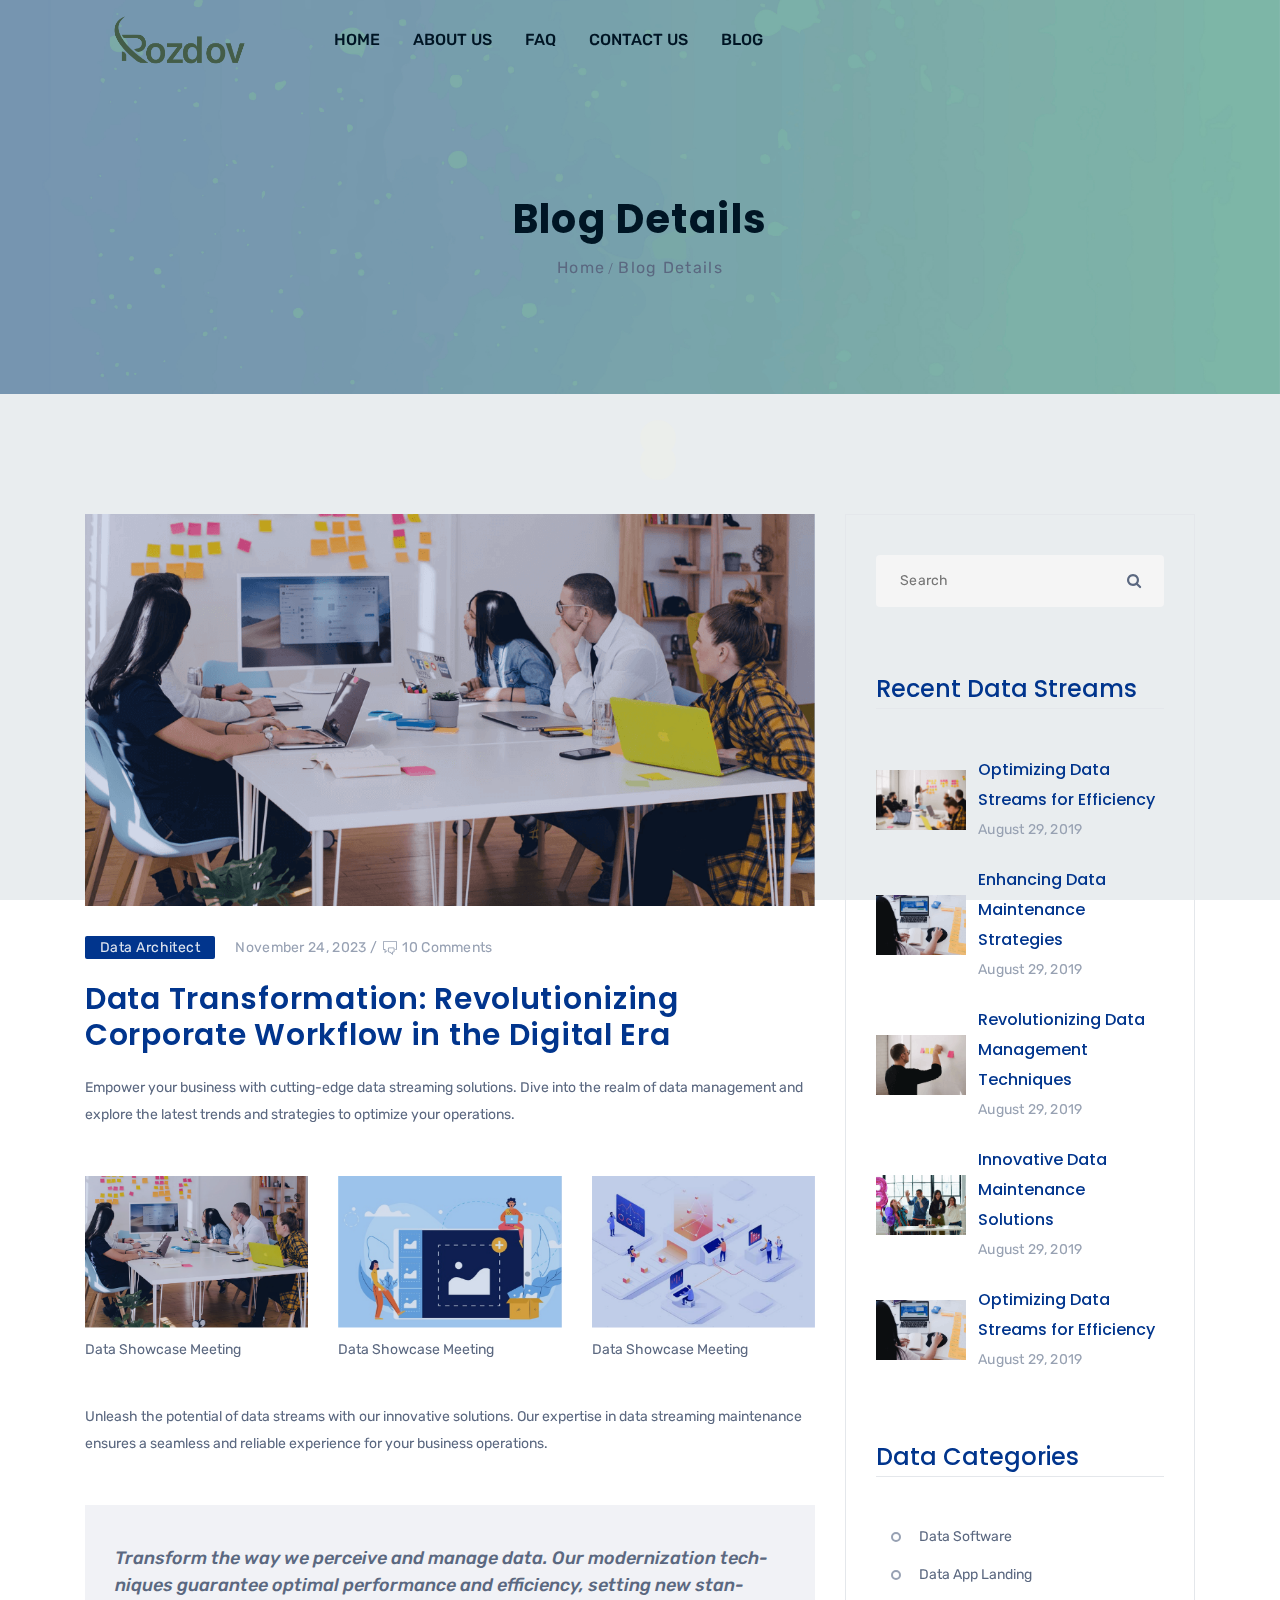
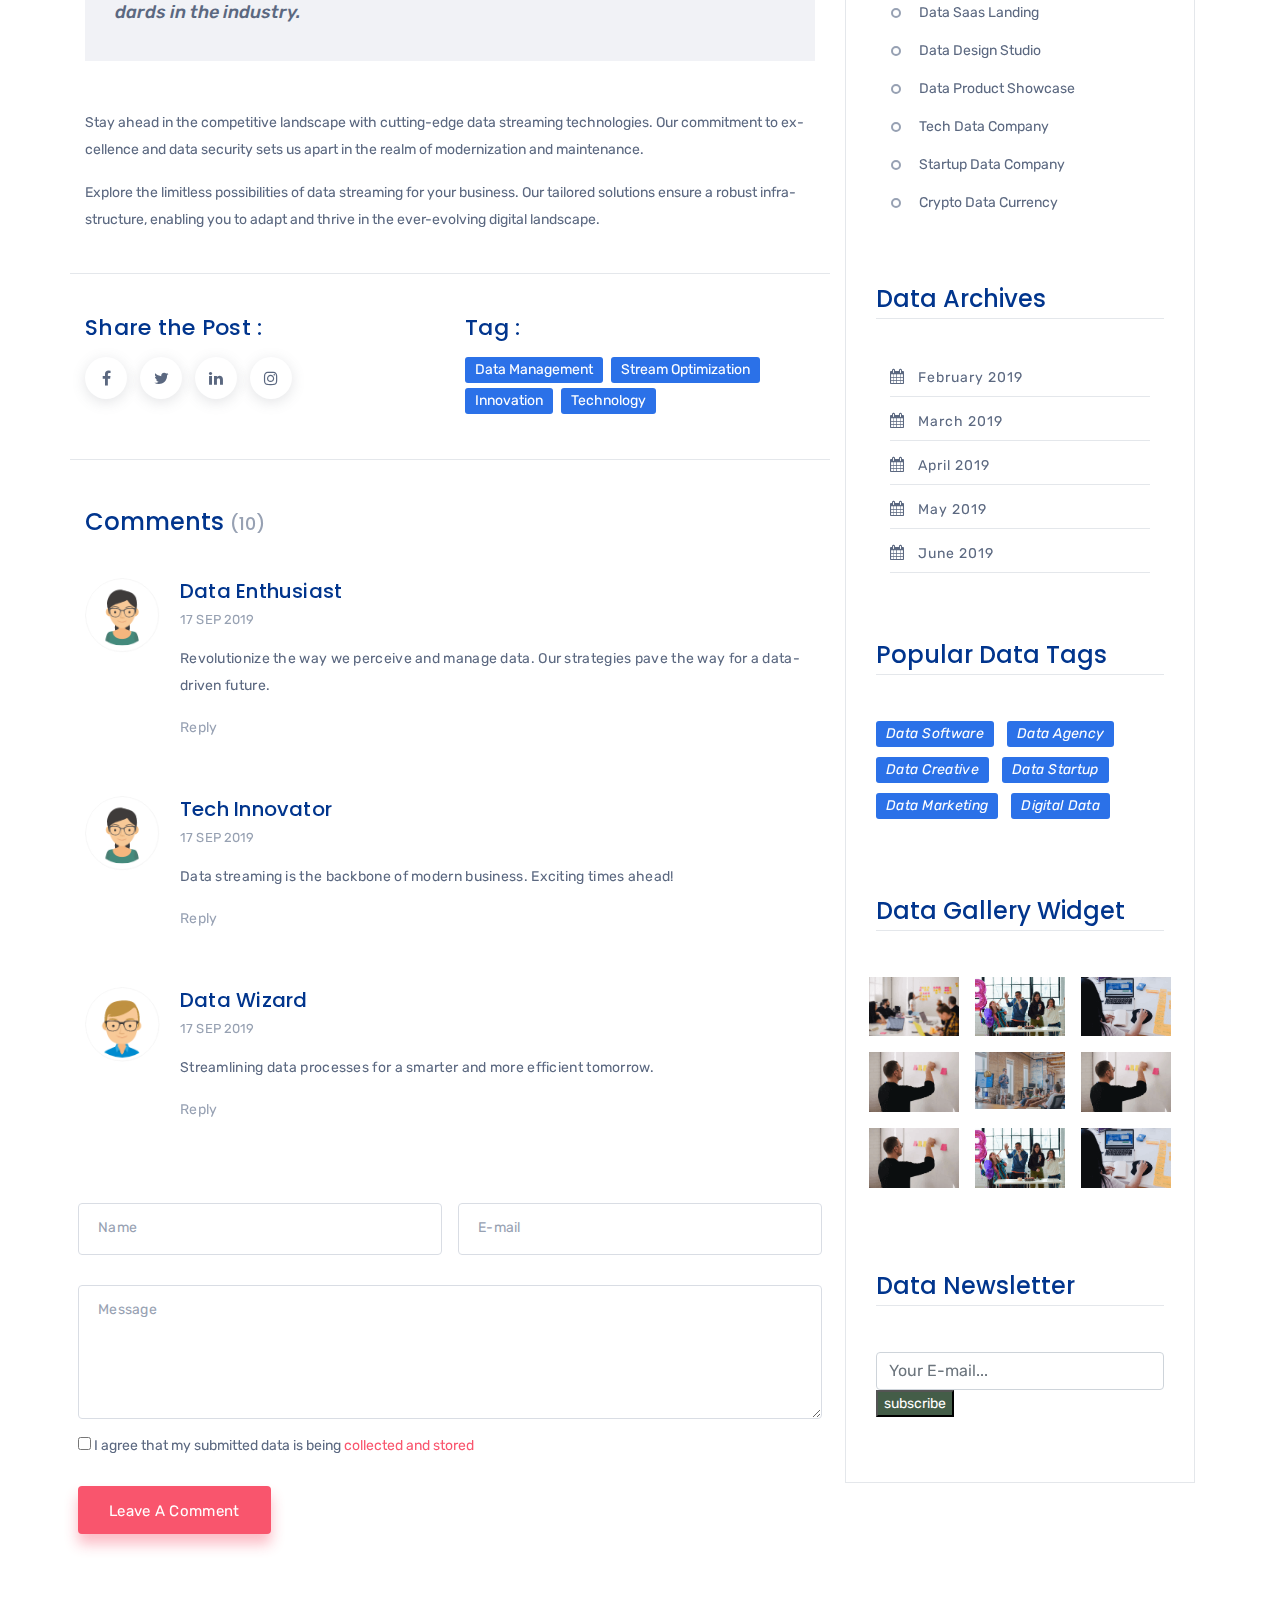
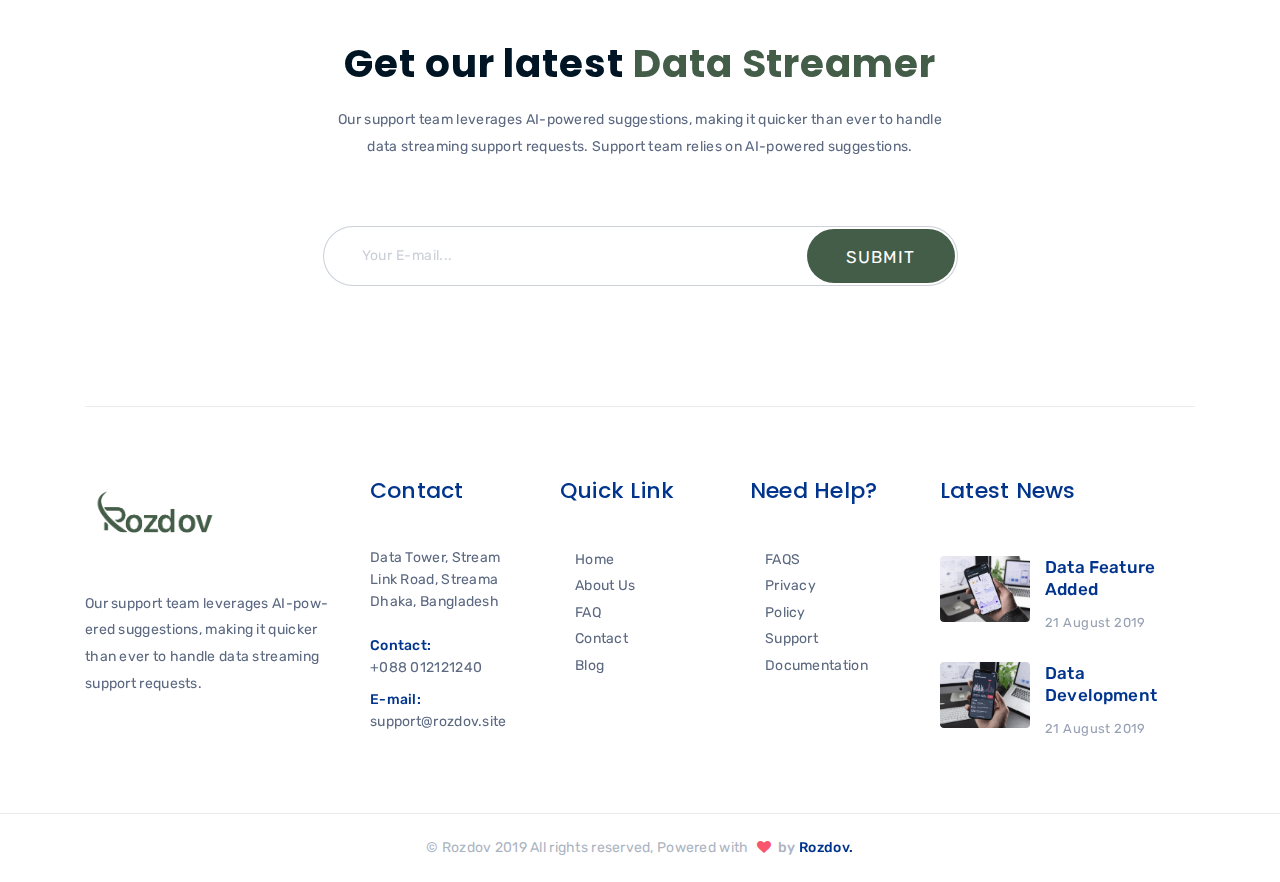
<file: blog-details-2.html>
<!DOCTYPE html>
<html lang="en">

<head>
    <meta charset="UTF-8">
    <meta name="viewport" content="width=device-width, initial-scale=1.0">
    <meta http-equiv="X-UA-Compatible" content="IE=edge" />
    <meta http-equiv="X-UA-Compatible" content="ie=edge">
    <title>Rozdov || Data Streaming Modernization & Maintenance</title>
    <!-- favicon -->
    <link rel=icon href="assets/favicon.png" sizes="20x20" type="image/png">
    <!-- animate -->
    <link rel="stylesheet" href="assets/css/animate.css">
    <!-- bootstrap -->
    <link rel="stylesheet" href="assets/css/bootstrap.min.css">
    <!-- magnific popup -->
    <link rel="stylesheet" href="assets/css/magnific-popup.css">
    <!-- owl carousel -->
    <link rel="stylesheet" href="assets/css/owl.carousel.min.css">
    <!-- icons -->
    <link rel="stylesheet" href="assets/css/font-awesome.min.css">
    <link rel="stylesheet" href="assets/css/line-awesome.min.css">
    <link rel="stylesheet" href="assets/css/themify-icons.css">
    <link rel="stylesheet" href="assets/css/flaticon.css">
    <!-- slick slider -->
    <link rel="stylesheet" href="assets/css/slick.css">
    <!-- animated slider -->
    <link rel="stylesheet" href="assets/css/animated-slider.css">
    <!-- Main Stylesheet -->
    <link rel="stylesheet" href="assets/css/style.css">
    <!-- responsive Stylesheet -->
    <link rel="stylesheet" href="assets/css/responsive.css">

</head>

<body>

    <!-- preloader area start -->
    <div class="preloader" id="preloader">
        <div class="preloader-inner">
            <div class="spinner">
                <div class="dot1"></div>
                <div class="dot2"></div>
            </div>
        </div>
    </div>
    <!-- preloader area end -->

    <!-- navbar area start -->
    <nav class="navbar navbar-area navbar-expand-lg nav-style-01">
        <div class="container nav-container">
            <div class="responsive-mobile-menu">
                <div class="logo-wrapper mobile-logo">
                    <a href="index.html" class="logo">
                        <img src="assets/Rozdov 2.png" alt="logo">
                    </a>
                </div>
                <button class="navbar-toggler" type="button" data-toggle="collapse" data-target="#Riyaqas_main_menu"
                    aria-expanded="false" aria-label="Toggle navigation">
                    <span class="navbar-toggle-icon">
                        <span class="line"></span>
                        <span class="line"></span>
                        <span class="line"></span>
                    </span>
                </button>
            </div>
            <div class="collapse navbar-collapse" id="Riyaqas_main_menu">
                <div class="logo-wrapper desktop-logo">
                    <a href="index.html" class="logo">
                        <img src="assets/Rozdov 2.png" alt="logo" width="200px">
                    </a>
                </div>
                <ul class="navbar-nav">
                    <li class="">
                        <a href="index.html">HOME</a>
                    </li>
                    <li class="">
                        <a href="about.html">ABOUT US</a>
                    </li>
                    <li class="">
                        <a href="faq.html">FAQ</a>
                    </li>
                    <li class="">
                        <a href="contact.html">CONTACT US</a>
                    </li>
                    <li class="">
                        <a href="blog.html">BLOG</a>

                    </li>
                </ul>
            </div>
        </div>
    </nav>
    <!-- navbar area end -->

    <!-- breadcrumb area start -->
    <div class="breadcrumb-area" style="background-image:url(assets/bg.jpg);">
        <div class="container">
            <div class="row">
                <div class="col-lg-12">
                    <div class="breadcrumb-inner">
                        <h1 class="page-title">Blog Details</h1>
                        <ul class="page-list">
                            <li><a href="index.html">Home</a></li>
                            <li>Blog Details</li>
                        </ul>
                    </div>
                </div>
            </div>
        </div>
    </div>
    <!-- breadcrumb area End -->

    <div class="blog-details-page pd-top-120">
        <div class="container">
            <div class="row custom-gutters-60">
                <div class="col-lg-8">
                    <div class="single-blog-content">
                        <div class="thumb">
                            <img src="assets/img/blog/2.png" alt="blog">
                        </div>
                        <div class="single-blog-details">
                            <ul class="post-meta">
                                <li class="admin">Data Architect</li>
                                <li>November 24, 2023 /</li>
                                <li><i class="ti-comments"></i>10 Comments</li>
                            </ul>
                            <h5>Data Transformation: Revolutionizing Corporate Workflow in the Digital Era</h5>
                            <p>Empower your business with cutting-edge data streaming solutions. Dive into the realm
                                of data
                                management and explore the latest trends and strategies to optimize your operations.</p>
                            <div class="row mb-4 mt-5 justify-content-center">
                                <div class="col-lg-4 col-md-6">
                                    <img class="mb-2" src="assets/img/blog/11.png" alt="blog">
                                    <p>Data Showcase Meeting</p>
                                </div>
                                <div class="col-lg-4 col-md-6">
                                    <img class="mb-2" src="assets/img/blog/12.png" alt="img">
                                    <p>Data Showcase Meeting</p>
                                </div>
                                <div class="col-lg-4 col-md-6">
                                    <img class="mb-2" src="assets/img/blog/13.png" alt="img">
                                    <p>Data Showcase Meeting</p>
                                </div>
                            </div>
                            <p>Unleash the potential of data streams with our innovative solutions. Our expertise in
                                data
                                streaming
                                maintenance ensures a seamless and reliable experience for your business operations.</p>
                            <blockquote class="blockquote rq-blockquote bg-dark-blue mt-5 mb-5">
                                <p class="mb-0">Transform the way we perceive and manage data. Our modernization
                                    techniques
                                    guarantee optimal performance and efficiency, setting new standards in the industry.
                                </p>
                            </blockquote>
                            <p>Stay ahead in the competitive landscape with cutting-edge data streaming technologies.
                                Our commitment to
                                excellence and data security sets us apart in the realm of modernization and
                                maintenance.</p>
                            <p>Explore the limitless possibilities of data streaming for your business. Our tailored
                                solutions ensure a
                                robust infrastructure, enabling you to adapt and thrive in the ever-evolving digital
                                landscape.</p>
                        </div>
                    </div>
                    <div class="row post-share-area">
                        <div class="col-xl-6 mb-3 mb-xl-0">
                            <h2 class="mb-3 sb-inner-title d-sm-inline-block">Share the Post : </h2>
                            <ul class="social-icon d-sm-inline-block">
                                <li>
                                    <a class="facebook" href="#" target="_blank"><i class="fa fa-facebook"></i></a>
                                </li>
                                <li>
                                    <a class="twitter" href="#" target="_blank"><i class="fa fa-twitter"></i></a>
                                </li>
                                <li>
                                    <a class="linkedin" href="#" target="_blank"><i class="fa fa-linkedin"></i></a>
                                </li>
                                <li>
                                    <a class="pinterest" href="#" target="_blank"><i class="fa fa-instagram"></i></a>
                                </li>
                            </ul>
                        </div>
                        <div class="col-xl-6">
                            <h2 class="mb-3 sb-inner-title d-sm-inline-block">Tag : </h2>
                            <div class="social-icon tagcloud d-sm-inline-block">
                                <a href="#">Data Management</a>
                                <a href="#">Stream Optimization</a>
                                <a href="#">Innovation</a>
                                <a href="#">Technology</a>
                            </div>
                        </div>
                    </div>
                    <div class="comments-area">
                        <h3 class="comments-title">Comments <span>(10)</span></h3>
                        <ul class="comment-list mg-bottom-0-991">
                            <li>
                                <div class="single-comment-wrap">
                                    <div class="thumb">
                                        <img src="assets/img/blog/comments/1.png" alt="comment">
                                    </div>
                                    <div class="content">
                                        <h4 class="title">Data Enthusiast</h4>
                                        <span class="date">17 SEP 2019</span>
                                        <p>Revolutionize the way we perceive and manage data. Our strategies pave the
                                            way for a
                                            data-driven future.</p>
                                        <a href="#" class="reply">Reply</a>
                                    </div>
                                </div>
                            </li>
                            <li>
                                <div class="single-comment-wrap">
                                    <div class="thumb">
                                        <img src="assets/img/blog/comments/3.png" alt="comment">
                                    </div>
                                    <div class="content">
                                        <h4 class="title">Tech Innovator</h4>
                                        <span class="date">17 SEP 2019</span>
                                        <p>Data streaming is the backbone of modern business. Exciting times ahead!</p>
                                        <a href="#" class="reply">Reply</a>
                                    </div>
                                </div>
                            </li>
                            <li>
                                <div class="single-comment-wrap">
                                    <div class="thumb">
                                        <img src="assets/img/blog/comments/2.png" alt="comment">
                                    </div>
                                    <div class="content">
                                        <h4 class="title">Data Wizard</h4>
                                        <span class="date">17 SEP 2019</span>
                                        <p>Streamlining data processes for a smarter and more efficient tomorrow.</p>
                                        <a href="#" class="reply">Reply</a>
                                    </div>
                                </div>
                            </li>
                        </ul>
                    </div>
                    <!-- contact form start -->
                    <div class="comment-form-area mg-top-80">
                        <form class="riyaqas-form-wrap">
                            <div class="row custom-gutters-16">
                                <div class="col-md-6">
                                    <div class="single-input-wrap">
                                        <input type="text" class="single-input">
                                        <label>Name</label>
                                    </div>
                                </div>
                                <div class="col-md-6">
                                    <div class="single-input-wrap">
                                        <input type="text" class="single-input">
                                        <label>E-mail</label>
                                    </div>
                                </div>
                                <div class="col-md-12">
                                    <div class="single-input-wrap">
                                        <textarea class="single-input textarea" cols="20"></textarea>
                                        <label class="single-input-label">Message</label>
                                    </div>
                                </div>
                                <div class="col-12">
                                    <div class="single-input-wrap input-checkbox">
                                        <input type="checkbox">
                                        <span class="input-checkbox-text">I agree that my submitted data is being
                                            <span>collected and stored</span></span>
                                    </div>
                                </div>
                                <div class="col-12">
                                    <a class="btn btn-red mt-0" href="#">Leave A Comment</a>
                                </div>
                            </div>
                        </form>
                    </div>
                </div>

                <div class="col-lg-4">
                    <aside class="sidebar-area">
                        <div class="widget widget_search">
                            <form class="search-form">
                                <div class="form-group">
                                    <input type="text" placeholder="Search">
                                </div>
                                <button class="submit-btn" type="submit"><i class="fa fa-search"></i></button>
                            </form>
                        </div>
                        <div class="widget widget-recent-post">
                            <h2 class="widget-title">Recent Data Streams</h2>
                            <ul>
                                <li>
                                    <div class="media">
                                        <img src="assets/img/blog/4.png" alt="widget">
                                        <div class="media-body">
                                            <h6 class="title"><a href="#">Optimizing Data Streams for Efficiency</a>
                                            </h6>
                                            <span class="post-date">August 29, 2019</span>
                                        </div>
                                    </div>
                                </li>
                                <li>
                                    <div class="media">
                                        <img src="assets/img/blog/5.png" alt="widget">
                                        <div class="media-body">
                                            <h6 class="title"><a href="#">Enhancing Data Maintenance Strategies</a></h6>
                                            <span class="post-date">August 29, 2019</span>
                                        </div>
                                    </div>
                                </li>
                                <li>
                                    <div class="media">
                                        <img src="assets/img/blog/6.png" alt="widget">
                                        <div class="media-body">
                                            <h6 class="title"><a href="#">Revolutionizing Data Management Techniques</a>
                                            </h6>
                                            <span class="post-date">August 29, 2019</span>
                                        </div>
                                    </div>
                                </li>
                                <li>
                                    <div class="media">
                                        <img src="assets/img/blog/7.png" alt="widget">
                                        <div class="media-body">
                                            <h6 class="title"><a href="#">Innovative Data Maintenance Solutions</a></h6>
                                            <span class="post-date">August 29, 2019</span>
                                        </div>
                                    </div>
                                </li>
                                <li>
                                    <div class="media">
                                        <img src="assets/img/blog/5.png" alt="widget">
                                        <div class="media-body">
                                            <h6 class="title"><a href="#">Optimizing Data Streams for Efficiency</a>
                                            </h6>
                                            <span class="post-date">August 29, 2019</span>
                                        </div>
                                    </div>
                                </li>
                            </ul>
                        </div>
                        <div class="widget widget_categories">
                            <h2 class="widget-title">Data Categories</h2>
                            <ul>
                                <li><a href="#">Data Software</a></li>
                                <li><a href="#">Data App Landing</a></li>
                                <li><a href="#">Data Saas Landing</a></li>
                                <li><a href="#">Data Design Studio</a></li>
                                <li><a href="#">Data Product Showcase</a></li>
                                <li><a href="#">Tech Data Company</a></li>
                                <li><a href="#">Startup Data Company</a></li>
                                <li><a href="#">Crypto Data Currency</a></li>
                            </ul>
                        </div>
                        <div class="widget widget_archive">
                            <h2 class="widget-title">Data Archives</h2>
                            <ul>
                                <li>
                                    <a href="#">February 2019</a>
                                </li>
                                <li>
                                    <a href="#">March 2019</a>
                                </li>
                                <li>
                                    <a href="#">April 2019</a>
                                </li>
                                <li>
                                    <a href="#">May 2019</a>
                                </li>
                                <li>
                                    <a href="#">June 2019</a>
                                </li>
                            </ul>
                        </div>
                        <div class="widget widget_tag_cloud">
                            <h3 class="widget-title">Popular Data Tags</h3>
                            <div class="tagcloud">
                                <a href="#">Data Software</a>
                                <a href="#">Data Agency</a>
                                <a href="#">Data Creative</a>
                                <a href="#">Data Startup</a>
                                <a href="#">Data Marketing</a>
                                <a href="#">Digital Data</a>
                            </div>
                        </div>
                        <div class="widget widget-gallery">
                            <h3 class="widget-title">Data Gallery Widget</h3>
                            <div class="row custom-gutters-16">
                                <div class="col-4">
                                    <a href="#" class="thumb">
                                        <img class="w-100" src="assets/img/blog/4.png" alt="member">
                                    </a>
                                </div>
                                <div class="col-4">
                                    <a href="#" class="thumb">
                                        <img class="w-100" src="assets/img/blog/7.png" alt="member">
                                    </a>
                                </div>
                                <div class="col-4">
                                    <a href="#" class="thumb">
                                        <img class="w-100" src="assets/img/blog/5.png" alt="member">
                                    </a>
                                </div>
                                <div class="col-4">
                                    <a href="#" class="thumb">
                                        <img class="w-100" src="assets/img/blog/6.png" alt="member">
                                    </a>
                                </div>
                                <div class="col-4">
                                    <a href="#" class="thumb">
                                        <img class="w-100" src="assets/img/blog/8.png" alt="member">
                                    </a>
                                </div>
                                <div class="col-4">
                                    <a href="#" class="thumb">
                                        <img class="w-100" src="assets/img/blog/6.png" alt="member">
                                    </a>
                                </div>
                                <div class="col-4">
                                    <a href="#" class="thumb">
                                        <img class="w-100" src="assets/img/blog/6.png" alt="member">
                                    </a>
                                </div>
                                <div class="col-4">
                                    <a href="#" class="thumb">
                                        <img class="w-100" src="assets/img/blog/7.png" alt="member">
                                    </a>
                                </div>
                                <div class="col-4">
                                    <a href="#" class="thumb">
                                        <img class="w-100" src="assets/img/blog/5.png" alt="member">
                                    </a>
                                </div>
                            </div>
                        </div>
                        <div class="widget widget-newslatter">
                            <h3 class="widget-title">Data Newsletter</h3>
                            <div class="newsletter-subscribe">
                                <form id="news-subscribeform" class="subscribe-form">
                                    <div class="form-group">
                                        <input type="text" class="form-control" placeholder="Your E-mail..." name="mail"
                                            required="">
                                        <button type="submit" class="btn-blue subscribe-submit">subscribe</button>
                                    </div>
                                </form>
                            </div>
                        </div>
                    </aside>
                </div>

            </div>
        </div>
    </div>

    <!-- footer area start -->
    <footer class="footer-area footer-area-2 mg-top-105">
        <div class="container">
            <div class="row justify-content-center">
                <div class="col-xl-7 col-lg-11 text-center">
                    <div class="section-title">
                        <h2 class="title">Get our latest <span>Data Streamer</span></h2>
                        <p>Our support team leverages AI-powered suggestions, making it quicker than ever to handle data
                            streaming support requests. Support team relies on AI-powered suggestions.</p>
                    </div>
                    <div class="newsletter-subcribe">
                        <form id="news-subcribeform" class="subcribe-form">
                            <div class="form-group">
                                <input type="text" class="form-control" placeholder="Your E-mail..." name="mail"
                                    required="">
                                <button type="submit" class="btn-blue subcribe-submit">submit</button>
                            </div>
                        </form>
                    </div>
                </div>
            </div>
            <div class="footer-widget-area mg-top-120">
                <div class="row">
                    <div class="col-lg-3 col-md-6">
                        <div class="footer-widget widget">
                            <div class="about_us_widget">
                                <a href="index.html" class="footer-logo">
                                    <img src="assets/Rozdov 2.png" alt="footer logo">
                                </a>
                                <p>Our support team leverages AI-powered suggestions, making it quicker than ever to
                                    handle
                                    data streaming support requests.</p>
                            </div>
                        </div>
                    </div>
                    <div class="col-lg-2 col-md-6">
                        <div class="footer-widget widget ">
                            <h4 class="widget-title">Contact</h4>
                            <div class="contact_info_list">
                                <p class="contact-content">Data Tower, Stream Link Road, Streama Dhaka, Bangladesh</p>
                                <p><span>Contact:</span> +088 012121240</p>
                                <p><span>E-mail:</span> support@rozdov.site</p>
                            </div>
                        </div>
                    </div>
                    <div class="col-lg-2 col-md-6">
                        <div class="footer-widget widget widget_nav_menu">
                            <h4 class="widget-title">Quick Link</h4>
                            <ul>
                                <li><a href="index.html">Home</a></li>
                                <li><a href="about.html">About Us</a></li>
                                <li><a href="faq.html">FAQ</a></li>
                                <li><a href="contact.html">Contact</a></li>
                                <li><a href="blog.html">Blog</a></li>
                            </ul>
                        </div>
                    </div>
                    <div class="col-lg-2 col-md-6">
                        <div class="footer-widget widget widget_nav_menu">
                            <h4 class="widget-title">Need Help?</h4>
                            <ul>
                                <li><a href="faq.html">FAQS</a></li>
                                <li><a href="#">Privacy</a></li>
                                <li><a href="#">Policy</a></li>
                                <li><a href="#">Support</a></li>
                                <li><a href="#">Documentation</a></li>
                            </ul>
                        </div>
                    </div>
                    <div class="col-lg-3">
                        <div class="footer-widget widget">
                            <h4 class="widget-title">Latest News</h4>
                            <div class="about_recent_post">
                                <div class="media">
                                    <img src="assets/img/blog/widget1.png" alt="post">
                                    <div class="media-body">
                                        <h6><a href="#">Data Feature Added</a></h6>
                                        <span>21 August 2019</span>
                                    </div>
                                </div>
                                <div class="media">
                                    <img src="assets/img/blog/widget2.png" alt="post">
                                    <div class="media-body">
                                        <h6><a href="#">Data Development</a></h6>
                                        <span>21 August 2019</span>
                                    </div>
                                </div>
                            </div>
                        </div>
                    </div>
                </div>
            </div>
        </div>
        <div class="copyright-inner">
            <div class="copyright-text">
                &copy; Rozdov 2019 All rights reserved, Powered with <a href="../../index.html" target="_blank"><i
                        class="fa fa-heart"></i> by <span>Rozdov.</span></a>
            </div>
        </div>
    </footer>
    <!-- footer area end -->

    <!-- back to top area start -->
    <div class="back-to-top">
        <span class="back-top"><i class="fa fa-angle-up"></i></span>
    </div>
    <!-- back to top area end -->

    <!-- jquery -->
    <script src="assets/js/jquery-2.2.4.min.js"></script>
    <!-- popper -->
    <script src="assets/js/popper.min.js"></script>
    <!-- bootstrap -->
    <script src="assets/js/bootstrap.min.js"></script>
    <!-- magnific popup -->
    <script src="assets/js/jquery.magnific-popup.js"></script>
    <!-- wow -->
    <script src="assets/js/wow.min.js"></script>
    <!-- owl carousel -->
    <script src="assets/js/owl.carousel.min.js"></script>
    <!-- cssslider slider -->
    <script src="assets/js/jquery.cssslider.min.js"></script>
    <!-- waypoint -->
    <script src="assets/js/waypoints.min.js"></script>
    <!-- counterup -->
    <script src="assets/js/jquery.counterup.min.js"></script>
    <!-- imageloaded -->
    <script src="assets/js/imagesloaded.pkgd.min.js"></script>
    <!-- isotope -->
    <script src="assets/js/isotope.pkgd.min.js"></script>
    <!-- nice-select -->
    <script src="assets/js/jquery.nice-select.min.js"></script>
    <!-- world map -->
    <script src="assets/js/worldmap-libs.js"></script>
    <script src="assets/js/worldmap-topojson.js"></script>
    <script src="assets/js/mediaelement.min.js"></script>
    <!-- main js -->
    <script src="assets/js/main.js"></script>

</body>

</html>
</file>
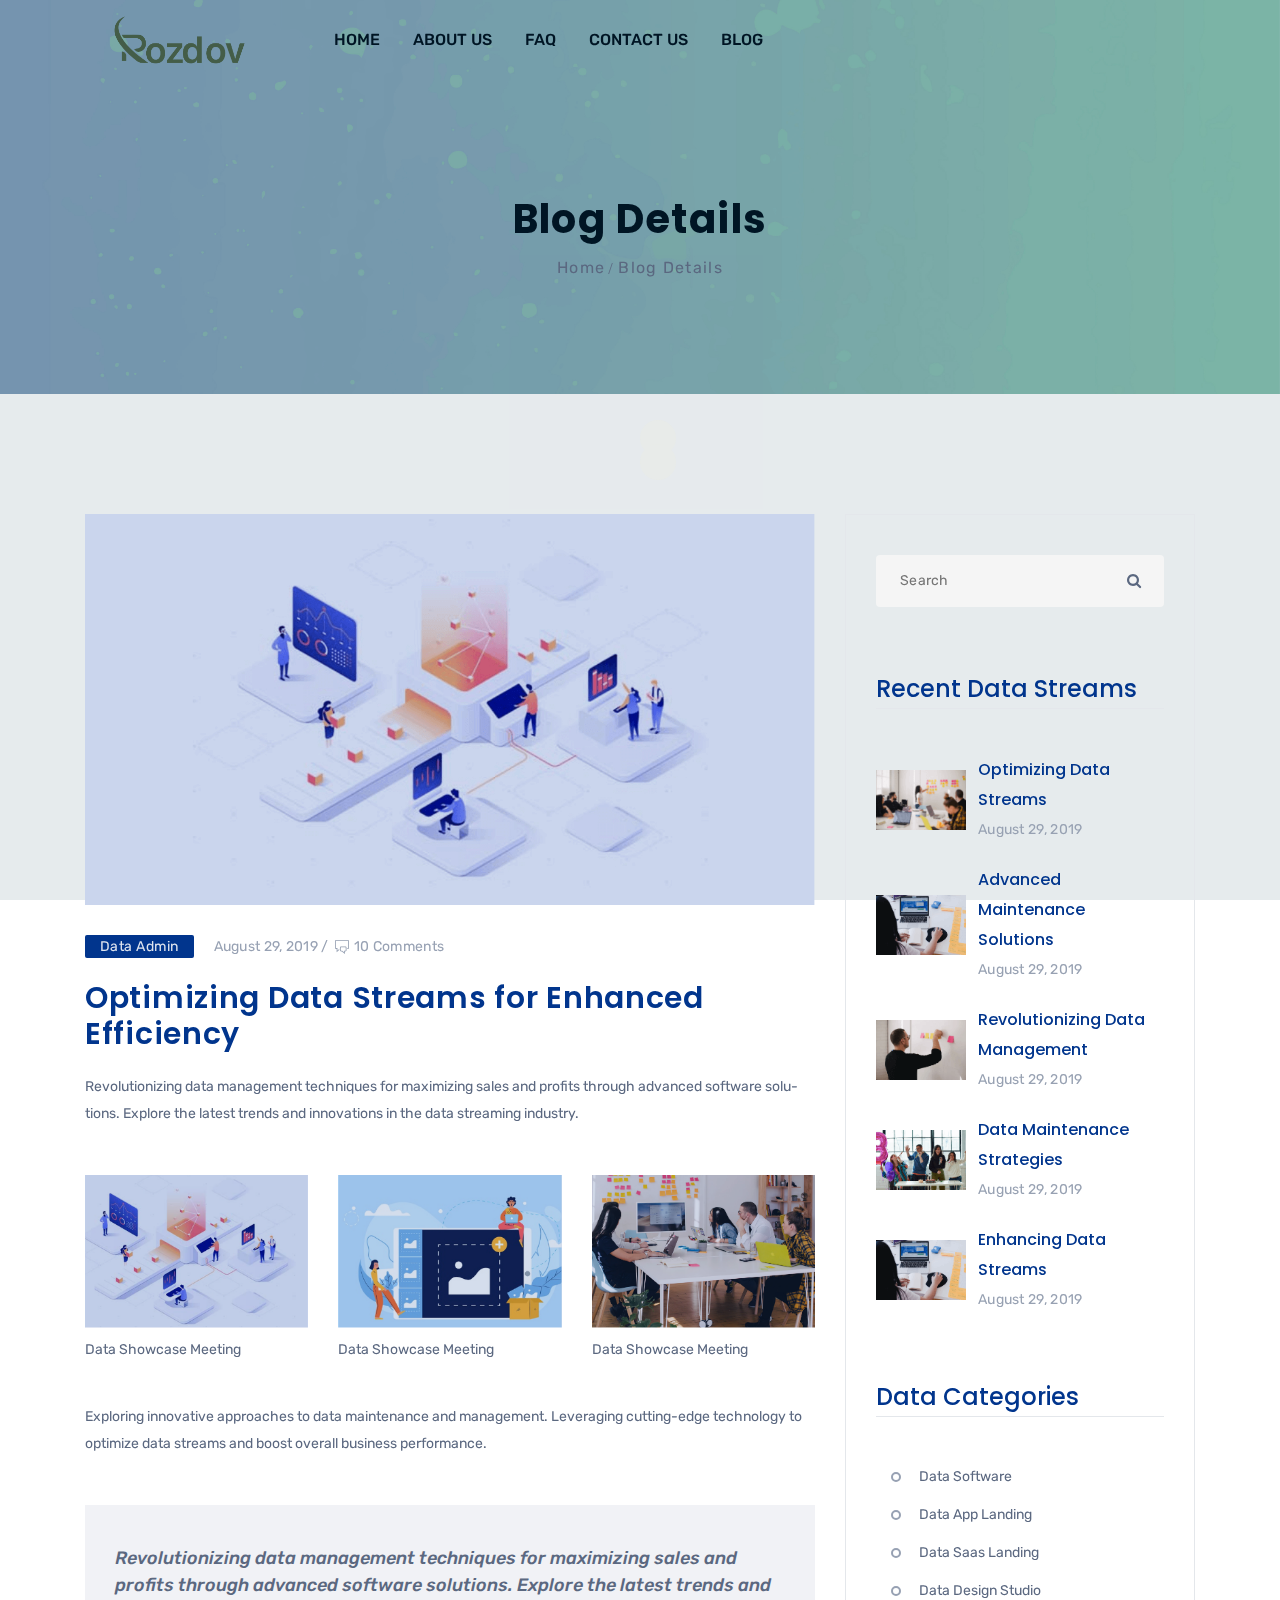
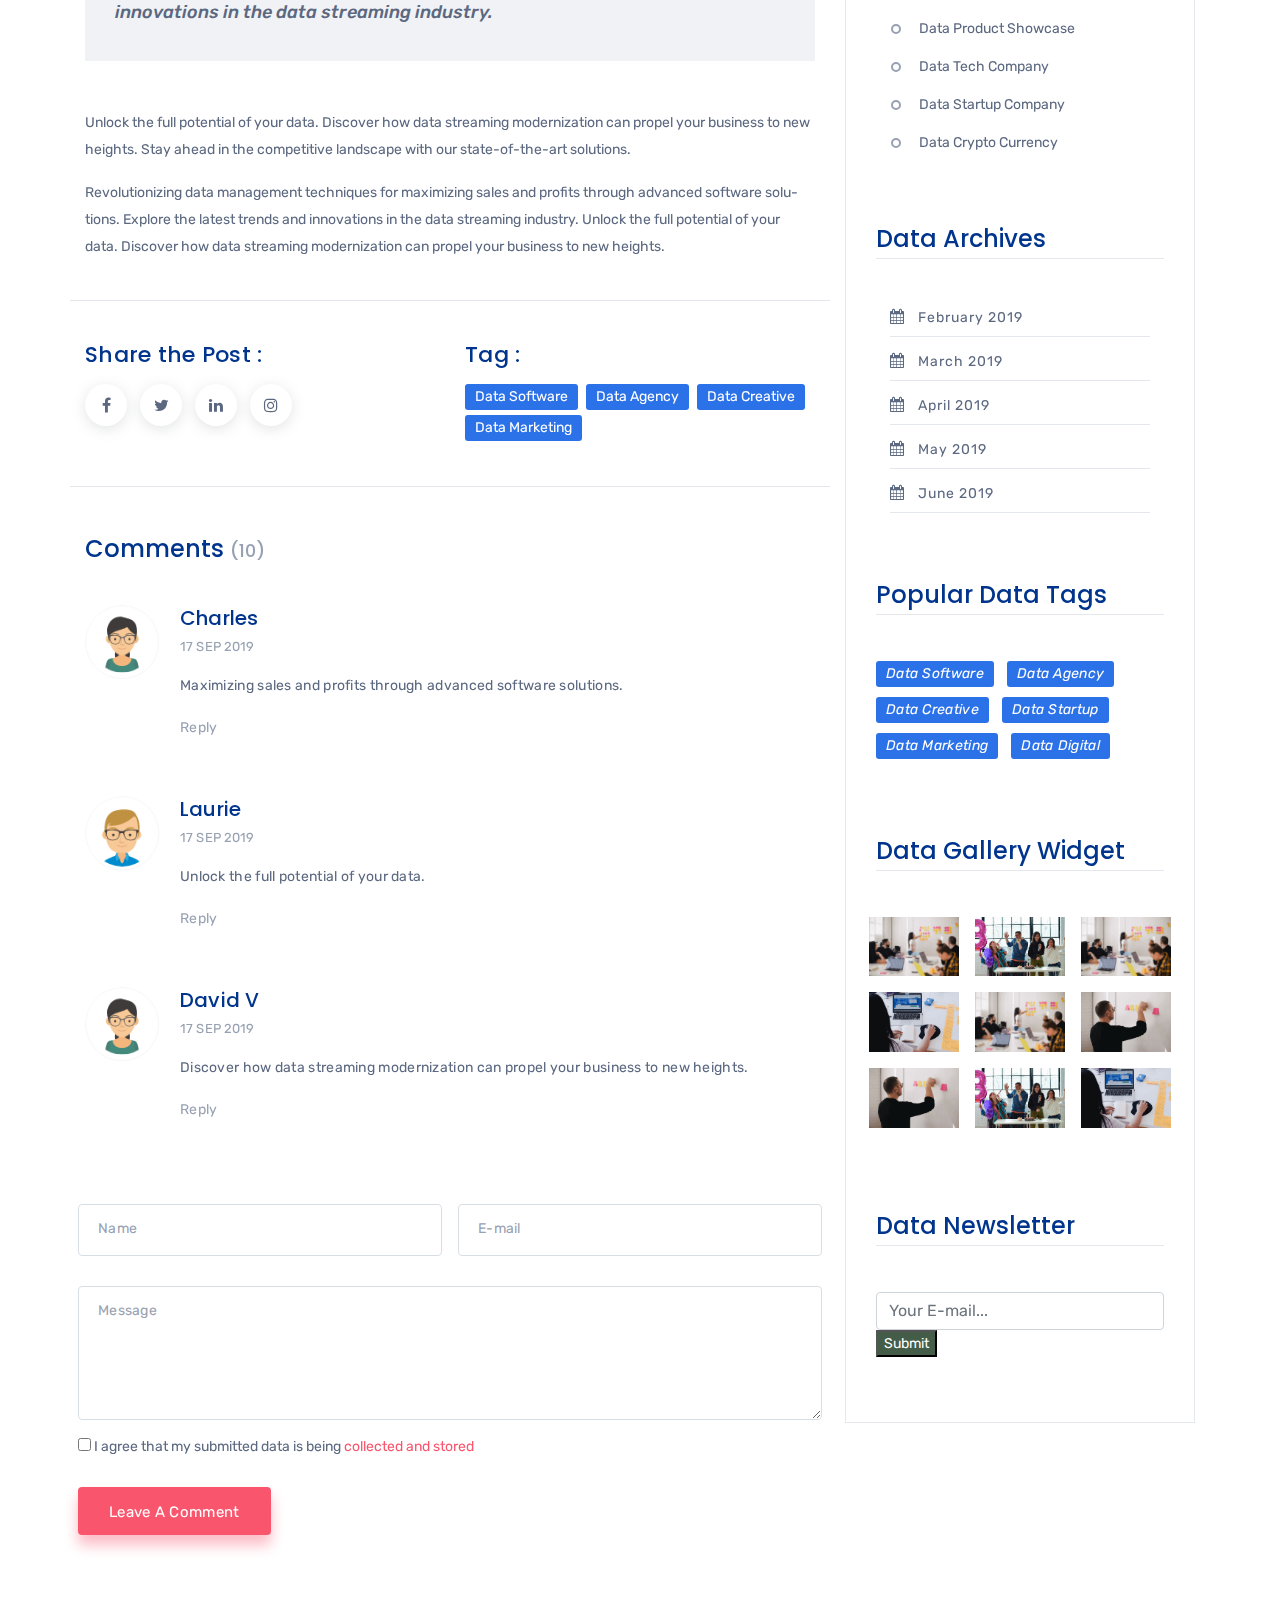
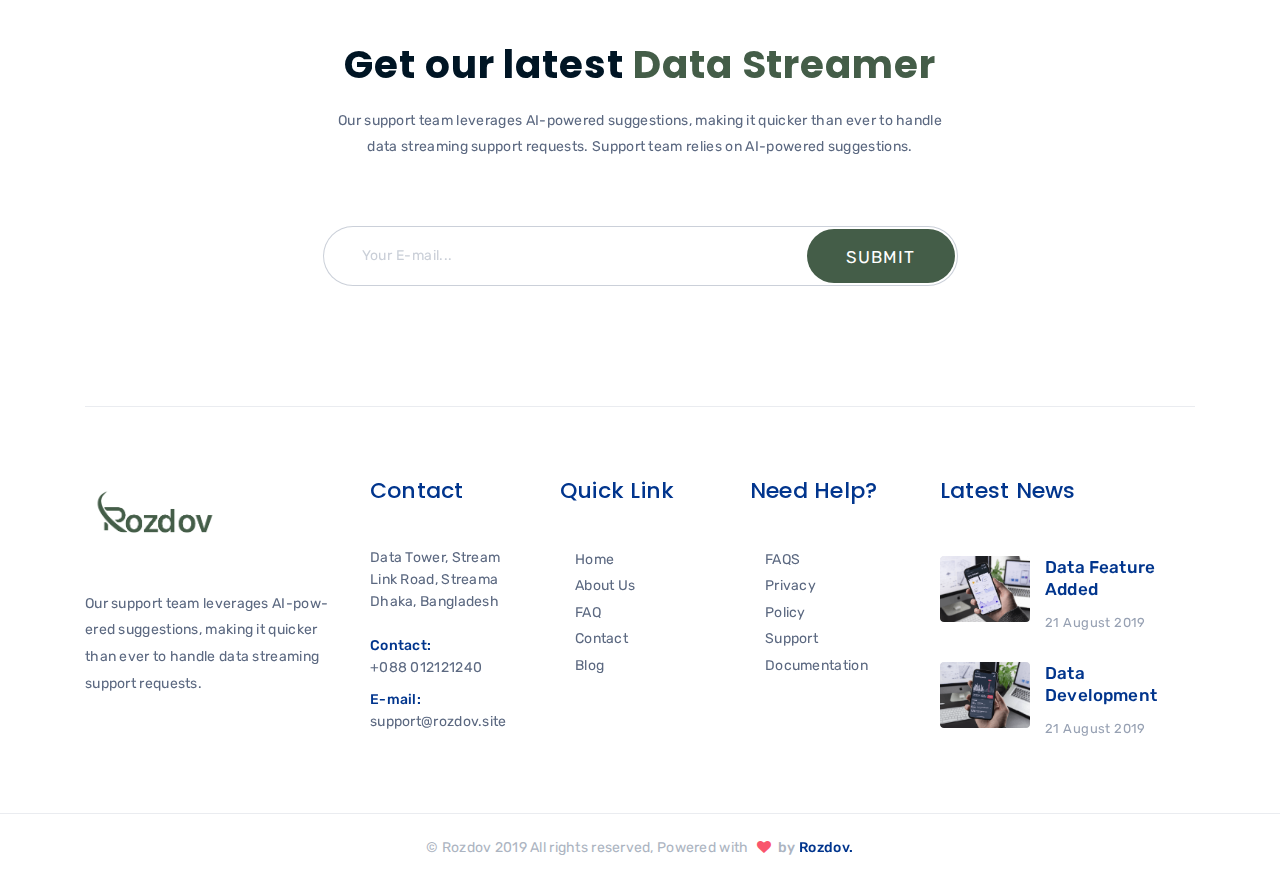
<file: blog-details-3.html>
<!DOCTYPE html>
<html lang="en">

<head>
    <meta charset="UTF-8">
    <meta name="viewport" content="width=device-width, initial-scale=1.0">
    <meta http-equiv="X-UA-Compatible" content="IE=edge" />
    <meta http-equiv="X-UA-Compatible" content="ie=edge">
    <title>Rozdov || Data Streaming Modernization & Maintenance</title>
    <!-- favicon -->
    <link rel=icon href="assets/favicon.png" sizes="20x20" type="image/png">
    <!-- animate -->
    <link rel="stylesheet" href="assets/css/animate.css">
    <!-- bootstrap -->
    <link rel="stylesheet" href="assets/css/bootstrap.min.css">
    <!-- magnific popup -->
    <link rel="stylesheet" href="assets/css/magnific-popup.css">
    <!-- owl carousel -->
    <link rel="stylesheet" href="assets/css/owl.carousel.min.css">
    <!-- icons -->
    <link rel="stylesheet" href="assets/css/font-awesome.min.css">
    <link rel="stylesheet" href="assets/css/line-awesome.min.css">
    <link rel="stylesheet" href="assets/css/themify-icons.css">
    <link rel="stylesheet" href="assets/css/flaticon.css">
    <!-- slick slider -->
    <link rel="stylesheet" href="assets/css/slick.css">
    <!-- animated slider -->
    <link rel="stylesheet" href="assets/css/animated-slider.css">
    <!-- Main Stylesheet -->
    <link rel="stylesheet" href="assets/css/style.css">
    <!-- responsive Stylesheet -->
    <link rel="stylesheet" href="assets/css/responsive.css">


</head>

<body>

    <!-- preloader area start -->
    <div class="preloader" id="preloader">
        <div class="preloader-inner">
            <div class="spinner">
                <div class="dot1"></div>
                <div class="dot2"></div>
            </div>
        </div>
    </div>
    <!-- preloader area end -->

    <!-- navbar area start -->
    <nav class="navbar navbar-area navbar-expand-lg nav-style-01">
        <div class="container nav-container">
            <div class="responsive-mobile-menu">
                <div class="logo-wrapper mobile-logo">
                    <a href="index.html" class="logo">
                        <img src="assets/Rozdov 2.png" alt="logo">
                    </a>
                </div>
                <button class="navbar-toggler" type="button" data-toggle="collapse" data-target="#Riyaqas_main_menu"
                    aria-expanded="false" aria-label="Toggle navigation">
                    <span class="navbar-toggle-icon">
                        <span class="line"></span>
                        <span class="line"></span>
                        <span class="line"></span>
                    </span>
                </button>
            </div>
            <div class="collapse navbar-collapse" id="Riyaqas_main_menu">
                <div class="logo-wrapper desktop-logo">
                    <a href="index.html" class="logo">
                        <img src="assets/Rozdov 2.png" alt="logo" width="200px">
                    </a>
                </div>
                <ul class="navbar-nav">
                    <li class="">
                        <a href="index.html">HOME</a>
                    </li>
                    <li class="">
                        <a href="about.html">ABOUT US</a>
                    </li>
                    <li class="">
                        <a href="faq.html">FAQ</a>
                    </li>
                    <li class="">
                        <a href="contact.html">CONTACT US</a>
                    </li>
                    <li class="">
                        <a href="blog.html">BLOG</a>

                    </li>
                </ul>
            </div>
        </div>
    </nav>
    <!-- navbar area end -->

    <!-- breadcrumb area start -->
    <div class="breadcrumb-area" style="background-image:url(assets/bg.jpg);">
        <div class="container">
            <div class="row">
                <div class="col-lg-12">
                    <div class="breadcrumb-inner">
                        <h1 class="page-title">Blog Details</h1>
                        <ul class="page-list">
                            <li><a href="index.html">Home</a></li>
                            <li>Blog Details</li>
                        </ul>
                    </div>
                </div>
            </div>
        </div>
    </div>
    <!-- breadcrumb area End -->

    <div class="blog-details-page pd-top-120">
        <div class="container">
            <div class="row custom-gutters-60">
                <div class="col-lg-8">
                    <div class="single-blog-content">
                        <div class="thumb">
                            <img src="assets/img/blog/3.png" alt="blog">
                        </div>
                        <div class="single-blog-details">
                            <ul class="post-meta">
                                <li class="admin">Data Admin</li>
                                <li>August 29, 2019 /</li>
                                <li><i class="ti-comments"></i>10 Comments</li>
                            </ul>
                            <h5>Optimizing Data Streams for Enhanced Efficiency</h5>
                            <p>Revolutionizing data management techniques for maximizing sales and profits through
                                advanced software
                                solutions. Explore the latest trends and innovations in the data streaming industry.</p>
                            <div class="row mb-4 mt-5 justify-content-center">
                                <div class="col-lg-4 col-md-6">
                                    <img class="mb-2" src="assets/img/blog/13.png" alt="blog">
                                    <p>Data Showcase Meeting</p>
                                </div>
                                <div class="col-lg-4 col-md-6">
                                    <img class="mb-2" src="assets/img/blog/12.png" alt="img">
                                    <p>Data Showcase Meeting</p>
                                </div>
                                <div class="col-lg-4 col-md-6">
                                    <img class="mb-2" src="assets/img/blog/11.png" alt="img">
                                    <p>Data Showcase Meeting</p>
                                </div>
                            </div>
                            <p>Exploring innovative approaches to data maintenance and management. Leveraging
                                cutting-edge technology to
                                optimize data streams and boost overall business performance.</p>
                            <blockquote class="blockquote rq-blockquote bg-dark-blue mt-5 mb-5">
                                <p class="mb-0">Revolutionizing data management techniques for maximizing sales and
                                    profits through
                                    advanced software solutions. Explore the latest trends and innovations in the data
                                    streaming
                                    industry.</p>
                            </blockquote>
                            <p>Unlock the full potential of your data. Discover how data streaming modernization can
                                propel your
                                business to new heights. Stay ahead in the competitive landscape with our
                                state-of-the-art solutions.
                            </p>
                            <p>Revolutionizing data management techniques for maximizing sales and profits through
                                advanced software
                                solutions. Explore the latest trends and innovations in the data streaming industry.
                                Unlock the full
                                potential of your data. Discover how data streaming modernization can propel your
                                business to new
                                heights.</p>
                        </div>
                    </div>
                    <div class="row post-share-area">
                        <div class="col-xl-6 mb-3 mb-xl-0">
                            <h2 class="mb-3 sb-inner-title d-sm-inline-block">Share the Post : </h2>
                            <ul class="social-icon d-sm-inline-block">
                                <li>
                                    <a class="facebook" href="#" target="_blank"><i class="fa fa-facebook"></i></a>
                                </li>
                                <li>
                                    <a class="twitter" href="#" target="_blank"><i class="fa fa-twitter"></i></a>
                                </li>
                                <li>
                                    <a class="linkedin" href="#" target="_blank"><i class="fa fa-linkedin"></i></a>
                                </li>
                                <li>
                                    <a class="pinterest" href="#" target="_blank"><i class="fa fa-instagram"></i></a>
                                </li>
                            </ul>
                        </div>
                        <div class="col-xl-6">
                            <h2 class="mb-3 sb-inner-title d-sm-inline-block">Tag : </h2>
                            <div class="social-icon tagcloud d-sm-inline-block">
                                <a href="#">Data Software</a>
                                <a href="#">Data Agency</a>
                                <a href="#">Data Creative</a>
                                <a href="#">Data Marketing</a>
                            </div>
                        </div>
                    </div>
                    <div class="comments-area">
                        <h3 class="comments-title">Comments <span>(10)</span></h3>
                        <ul class="comment-list mg-bottom-0-991">
                            <li>
                                <div class="single-comment-wrap">
                                    <div class="thumb">
                                        <img src="assets/img/blog/comments/1.png" alt="comment">
                                    </div>
                                    <div class="content">
                                        <h4 class="title">Charles</h4>
                                        <span class="date">17 SEP 2019</span>
                                        <p>Maximizing sales and profits through advanced software solutions. </p>
                                        <a href="#" class="reply">Reply</a>
                                    </div>
                                </div>
                            </li>
                            <li>
                                <div class="single-comment-wrap">
                                    <div class="thumb">
                                        <img src="assets/img/blog/comments/2.png" alt="comment">
                                    </div>
                                    <div class="content">
                                        <h4 class="title">Laurie</h4>
                                        <span class="date">17 SEP 2019</span>
                                        <p>Unlock the full potential of your data.</p>
                                        <a href="#" class="reply">Reply</a>
                                    </div>
                                </div>
                            </li>
                            <li>
                                <div class="single-comment-wrap">
                                    <div class="thumb">
                                        <img src="assets/img/blog/comments/3.png" alt="comment">
                                    </div>
                                    <div class="content">
                                        <h4 class="title">David V</h4>
                                        <span class="date">17 SEP 2019</span>
                                        <p>Discover how data streaming modernization can propel your business to new
                                            heights.</p>
                                        <a href="#" class="reply">Reply</a>
                                    </div>
                                </div>
                            </li>
                        </ul>
                    </div>
                    <div class="comment-form-area mg-top-80">
                        <form class="riyaqas-form-wrap">
                            <div class="row custom-gutters-16">
                                <div class="col-md-6">
                                    <div class="single-input-wrap">
                                        <input type="text" class="single-input">
                                        <label>Name</label>
                                    </div>
                                </div>
                                <div class="col-md-6">
                                    <div class="single-input-wrap">
                                        <input type="text" class="single-input">
                                        <label>E-mail</label>
                                    </div>
                                </div>
                                <div class="col-md-12">
                                    <div class="single-input-wrap">
                                        <textarea class="single-input textarea" cols="20"></textarea>
                                        <label class="single-input-label">Message</label>
                                    </div>
                                </div>
                                <div class="col-12">
                                    <div class="single-input-wrap input-checkbox">
                                        <input type="checkbox">
                                        <span class="input-checkbox-text">I agree that my submitted data is being
                                            <span>collected and stored</span></span>
                                    </div>
                                </div>
                                <div class="col-12">
                                    <a class="btn btn-red mt-0" href="#">Leave A Comment</a>
                                </div>
                            </div>
                        </form>
                    </div>
                </div>

                <div class="col-lg-4">
                    <aside class="sidebar-area">
                        <div class="widget widget_search">
                            <form class="search-form">
                                <div class="form-group">
                                    <input type="text" placeholder="Search">
                                </div>
                                <button class="submit-btn" type="submit"><i class="fa fa-search"></i></button>
                            </form>
                        </div>
                        <div class="widget widget-recent-post">
                            <h2 class="widget-title">Recent Data Streams</h2>
                            <ul>
                                <li>
                                    <div class="media">
                                        <img src="assets/img/blog/4.png" alt="widget">
                                        <div class="media-body">
                                            <h6 class="title"><a href="#">Optimizing Data Streams</a></h6>
                                            <span class="post-date">August 29, 2019</span>
                                        </div>
                                    </div>
                                </li>
                                <li>
                                    <div class="media">
                                        <img src="assets/img/blog/5.png" alt="widget">
                                        <div class="media-body">
                                            <h6 class="title"><a href="#">Advanced Maintenance Solutions</a></h6>
                                            <span class="post-date">August 29, 2019</span>
                                        </div>
                                    </div>
                                </li>
                                <li>
                                    <div class="media">
                                        <img src="assets/img/blog/6.png" alt="widget">
                                        <div class="media-body">
                                            <h6 class="title"><a href="#">Revolutionizing Data Management</a></h6>
                                            <span class="post-date">August 29, 2019</span>
                                        </div>
                                    </div>
                                </li>
                                <li>
                                    <div class="media">
                                        <img src="assets/img/blog/7.png" alt="widget">
                                        <div class="media-body">
                                            <h6 class="title"><a href="#">Data Maintenance Strategies</a></h6>
                                            <span class="post-date">August 29, 2019</span>
                                        </div>
                                    </div>
                                </li>
                                <li>
                                    <div class="media">
                                        <img src="assets/img/blog/5.png" alt="widget">
                                        <div class="media-body">
                                            <h6 class="title"><a href="#">Enhancing Data Streams</a></h6>
                                            <span class="post-date">August 29, 2019</span>
                                        </div>
                                    </div>
                                </li>
                            </ul>
                        </div>
                        <div class="widget widget_categories">
                            <h2 class="widget-title">Data Categories</h2>
                            <ul>
                                <li><a href="#">Data Software</a></li>
                                <li><a href="#">Data App Landing</a></li>
                                <li><a href="#">Data Saas Landing</a></li>
                                <li><a href="#">Data Design Studio</a></li>
                                <li><a href="#">Data Product Showcase</a></li>
                                <li><a href="#">Data Tech Company</a></li>
                                <li><a href="#">Data Startup Company</a></li>
                                <li><a href="#">Data Crypto Currency</a></li>
                            </ul>
                        </div>
                        <div class="widget widget_archive">
                            <h2 class="widget-title">Data Archives</h2>
                            <ul>
                                <li>
                                    <a href="#">February 2019</a>
                                </li>
                                <li>
                                    <a href="#">March 2019</a>
                                </li>
                                <li>
                                    <a href="#">April 2019</a>
                                </li>
                                <li>
                                    <a href="#">May 2019</a>
                                </li>
                                <li>
                                    <a href="#">June 2019</a>
                                </li>
                            </ul>
                        </div>
                        <div class="widget widget_tag_cloud">
                            <h3 class="widget-title">Popular Data Tags</h3>
                            <div class="tagcloud">
                                <a href="#">Data Software</a>
                                <a href="#">Data Agency</a>
                                <a href="#">Data Creative</a>
                                <a href="#">Data Startup</a>
                                <a href="#">Data Marketing</a>
                                <a href="#">Data Digital</a>
                            </div>
                        </div>
                        <div class="widget widget-gallery">
                            <h3 class="widget-title">Data Gallery Widget</h3>
                            <div class="row custom-gutters-16">
                                <div class="col-4">
                                    <a href="#" class="thumb">
                                        <img class="w-100" src="assets/img/blog/4.png" alt="member">
                                    </a>
                                </div>
                                <div class="col-4">
                                    <a href="#" class="thumb">
                                        <img class="w-100" src="assets/img/blog/7.png" alt="member">
                                    </a>
                                </div>
                                <div class="col-4">
                                    <a href="#" class="thumb">
                                        <img class="w-100" src="assets/img/blog/4.png" alt="member">
                                    </a>
                                </div>
                                <div class="col-4">
                                    <a href="#" class="thumb">
                                        <img class="w-100" src="assets/img/blog/5.png" alt="member">
                                    </a>
                                </div>
                                <div class="col-4">
                                    <a href="#" class="thumb">
                                        <img class="w-100" src="assets/img/blog/4.png" alt="member">
                                    </a>
                                </div>
                                <div class="col-4">
                                    <a href="#" class="thumb">
                                        <img class="w-100" src="assets/img/blog/6.png" alt="member">
                                    </a>
                                </div>
                                <div class="col-4">
                                    <a href="#" class="thumb">
                                        <img class="w-100" src="assets/img/blog/6.png" alt="member">
                                    </a>
                                </div>
                                <div class="col-4">
                                    <a href="#" class="thumb">
                                        <img class="w-100" src="assets/img/blog/7.png" alt="member">
                                    </a>
                                </div>
                                <div class="col-4">
                                    <a href="#" class="thumb">
                                        <img class="w-100" src="assets/img/blog/5.png" alt="member">
                                    </a>
                                </div>
                            </div>
                        </div>
                        <div class="widget widget-newslatter">
                            <h3 class="widget-title">Data Newsletter</h3>
                            <div class="newsletter-subscribe">
                                <form id="news-subscribeform" class="subscribe-form">
                                    <div class="form-group">
                                        <input type="text" class="form-control" placeholder="Your E-mail..." name="mail"
                                            required="">
                                        <button type="submit" class="btn-blue subscribe-submit">Submit</button>
                                    </div>
                                </form>
                            </div>
                        </div>
                    </aside>
                </div>

            </div>
        </div>
    </div>

    <!-- footer area start -->
    <footer class="footer-area footer-area-2 mg-top-105">
        <div class="container">
            <div class="row justify-content-center">
                <div class="col-xl-7 col-lg-11 text-center">
                    <div class="section-title">
                        <h2 class="title">Get our latest <span>Data Streamer</span></h2>
                        <p>Our support team leverages AI-powered suggestions, making it quicker than ever to handle data
                            streaming support requests. Support team relies on AI-powered suggestions.</p>
                    </div>
                    <div class="newsletter-subcribe">
                        <form id="news-subcribeform" class="subcribe-form">
                            <div class="form-group">
                                <input type="text" class="form-control" placeholder="Your E-mail..." name="mail"
                                    required="">
                                <button type="submit" class="btn-blue subcribe-submit">submit</button>
                            </div>
                        </form>
                    </div>
                </div>
            </div>
            <div class="footer-widget-area mg-top-120">
                <div class="row">
                    <div class="col-lg-3 col-md-6">
                        <div class="footer-widget widget">
                            <div class="about_us_widget">
                                <a href="index.html" class="footer-logo">
                                    <img src="assets/Rozdov 2.png" alt="footer logo">
                                </a>
                                <p>Our support team leverages AI-powered suggestions, making it quicker than ever to
                                    handle
                                    data streaming support requests.</p>
                            </div>
                        </div>
                    </div>
                    <div class="col-lg-2 col-md-6">
                        <div class="footer-widget widget ">
                            <h4 class="widget-title">Contact</h4>
                            <div class="contact_info_list">
                                <p class="contact-content">Data Tower, Stream Link Road, Streama Dhaka, Bangladesh</p>
                                <p><span>Contact:</span> +088 012121240</p>
                                <p><span>E-mail:</span> support@rozdov.site</p>
                            </div>
                        </div>
                    </div>
                    <div class="col-lg-2 col-md-6">
                        <div class="footer-widget widget widget_nav_menu">
                            <h4 class="widget-title">Quick Link</h4>
                            <ul>
                                <li><a href="index.html">Home</a></li>
                                <li><a href="about.html">About Us</a></li>
                                <li><a href="faq.html">FAQ</a></li>
                                <li><a href="contact.html">Contact</a></li>
                                <li><a href="blog.html">Blog</a></li>
                            </ul>
                        </div>
                    </div>
                    <div class="col-lg-2 col-md-6">
                        <div class="footer-widget widget widget_nav_menu">
                            <h4 class="widget-title">Need Help?</h4>
                            <ul>
                                <li><a href="faq.html">FAQS</a></li>
                                <li><a href="#">Privacy</a></li>
                                <li><a href="#">Policy</a></li>
                                <li><a href="#">Support</a></li>
                                <li><a href="#">Documentation</a></li>
                            </ul>
                        </div>
                    </div>
                    <div class="col-lg-3">
                        <div class="footer-widget widget">
                            <h4 class="widget-title">Latest News</h4>
                            <div class="about_recent_post">
                                <div class="media">
                                    <img src="assets/img/blog/widget1.png" alt="post">
                                    <div class="media-body">
                                        <h6><a href="#">Data Feature Added</a></h6>
                                        <span>21 August 2019</span>
                                    </div>
                                </div>
                                <div class="media">
                                    <img src="assets/img/blog/widget2.png" alt="post">
                                    <div class="media-body">
                                        <h6><a href="#">Data Development</a></h6>
                                        <span>21 August 2019</span>
                                    </div>
                                </div>
                            </div>
                        </div>
                    </div>
                </div>
            </div>
        </div>
        <div class="copyright-inner">
            <div class="copyright-text">
                &copy; Rozdov 2019 All rights reserved, Powered with <a href="../../index.html" target="_blank"><i
                        class="fa fa-heart"></i> by <span>Rozdov.</span></a>
            </div>
        </div>
    </footer>
    <!-- footer area end -->

    <!-- back to top area start -->
    <div class="back-to-top">
        <span class="back-top"><i class="fa fa-angle-up"></i></span>
    </div>
    <!-- back to top area end -->

    <!-- jquery -->
    <script src="assets/js/jquery-2.2.4.min.js"></script>
    <!-- popper -->
    <script src="assets/js/popper.min.js"></script>
    <!-- bootstrap -->
    <script src="assets/js/bootstrap.min.js"></script>
    <!-- magnific popup -->
    <script src="assets/js/jquery.magnific-popup.js"></script>
    <!-- wow -->
    <script src="assets/js/wow.min.js"></script>
    <!-- owl carousel -->
    <script src="assets/js/owl.carousel.min.js"></script>
    <!-- cssslider slider -->
    <script src="assets/js/jquery.cssslider.min.js"></script>
    <!-- waypoint -->
    <script src="assets/js/waypoints.min.js"></script>
    <!-- counterup -->
    <script src="assets/js/jquery.counterup.min.js"></script>
    <!-- imageloaded -->
    <script src="assets/js/imagesloaded.pkgd.min.js"></script>
    <!-- isotope -->
    <script src="assets/js/isotope.pkgd.min.js"></script>
    <!-- nice-select -->
    <script src="assets/js/jquery.nice-select.min.js"></script>
    <!-- world map -->
    <script src="assets/js/worldmap-libs.js"></script>
    <script src="assets/js/worldmap-topojson.js"></script>
    <script src="assets/js/mediaelement.min.js"></script>
    <!-- main js -->
    <script src="assets/js/main.js"></script>

</body>

</html>
</file>
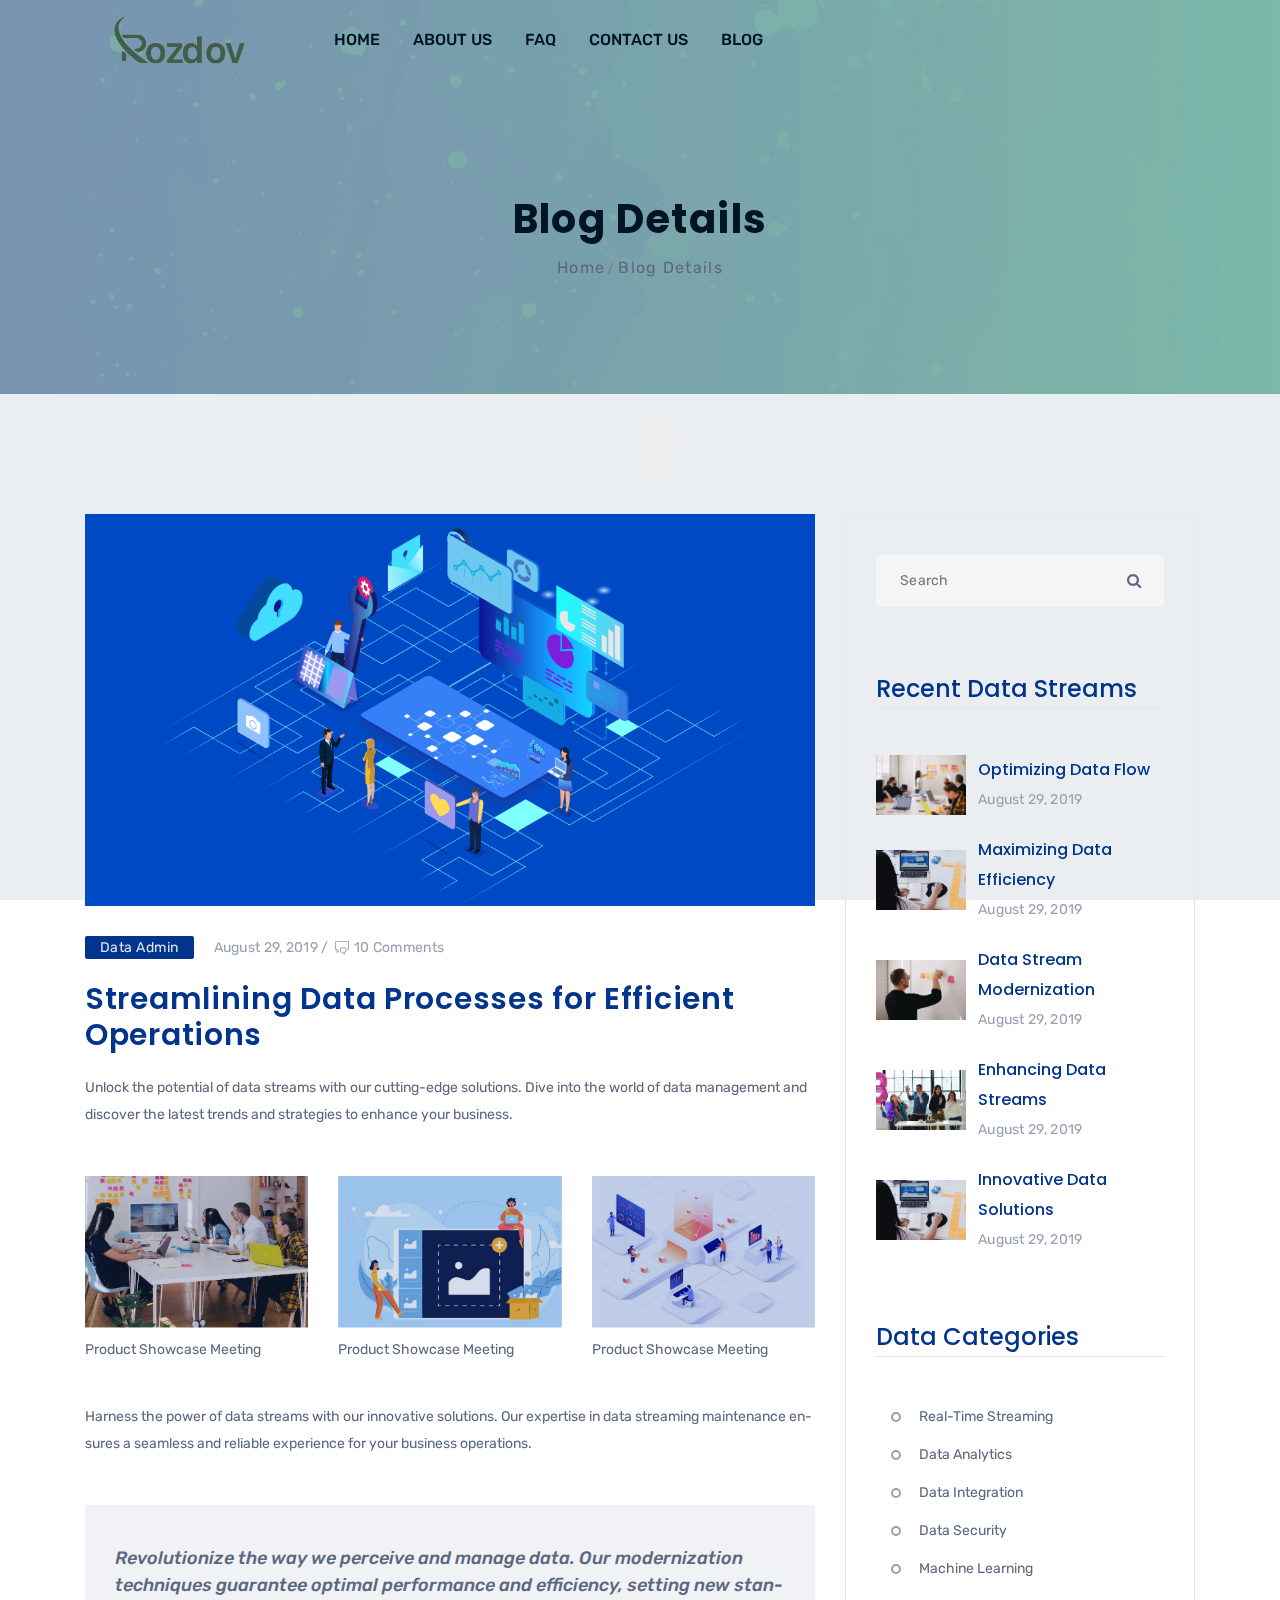
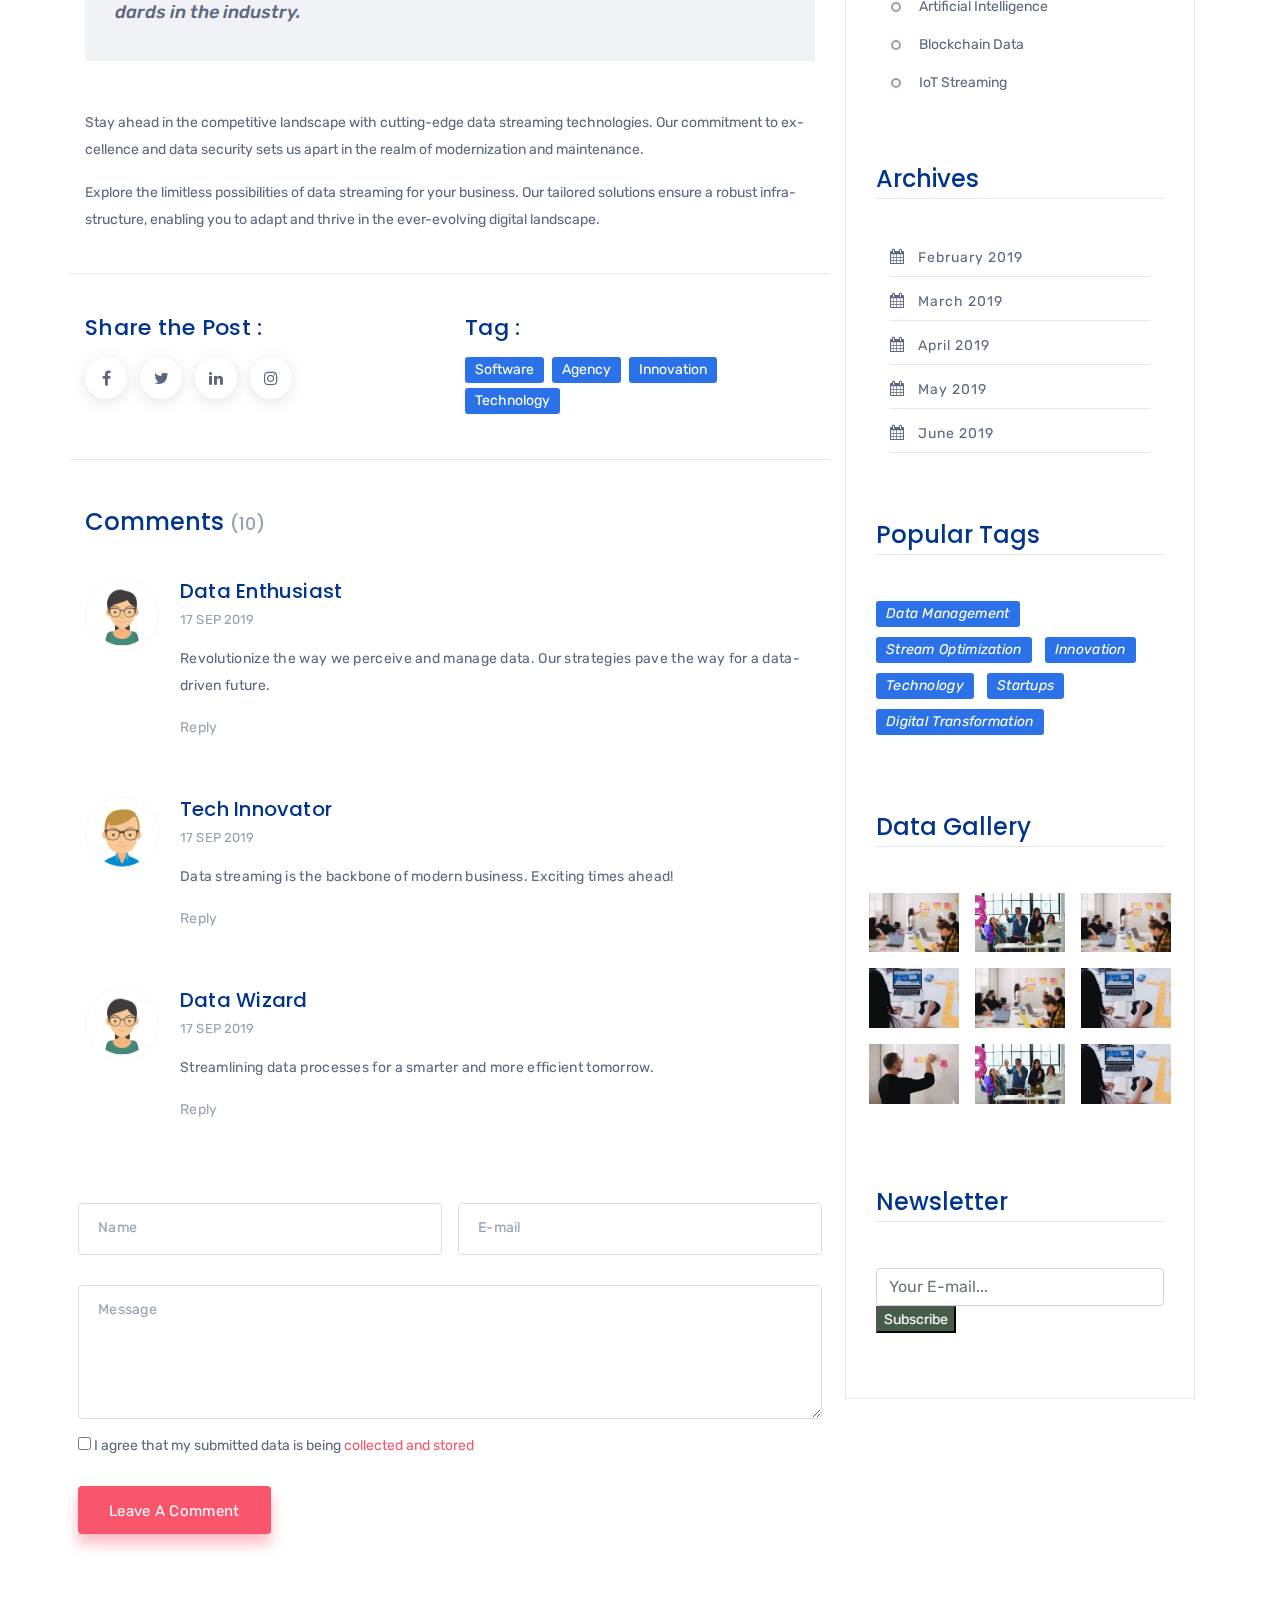
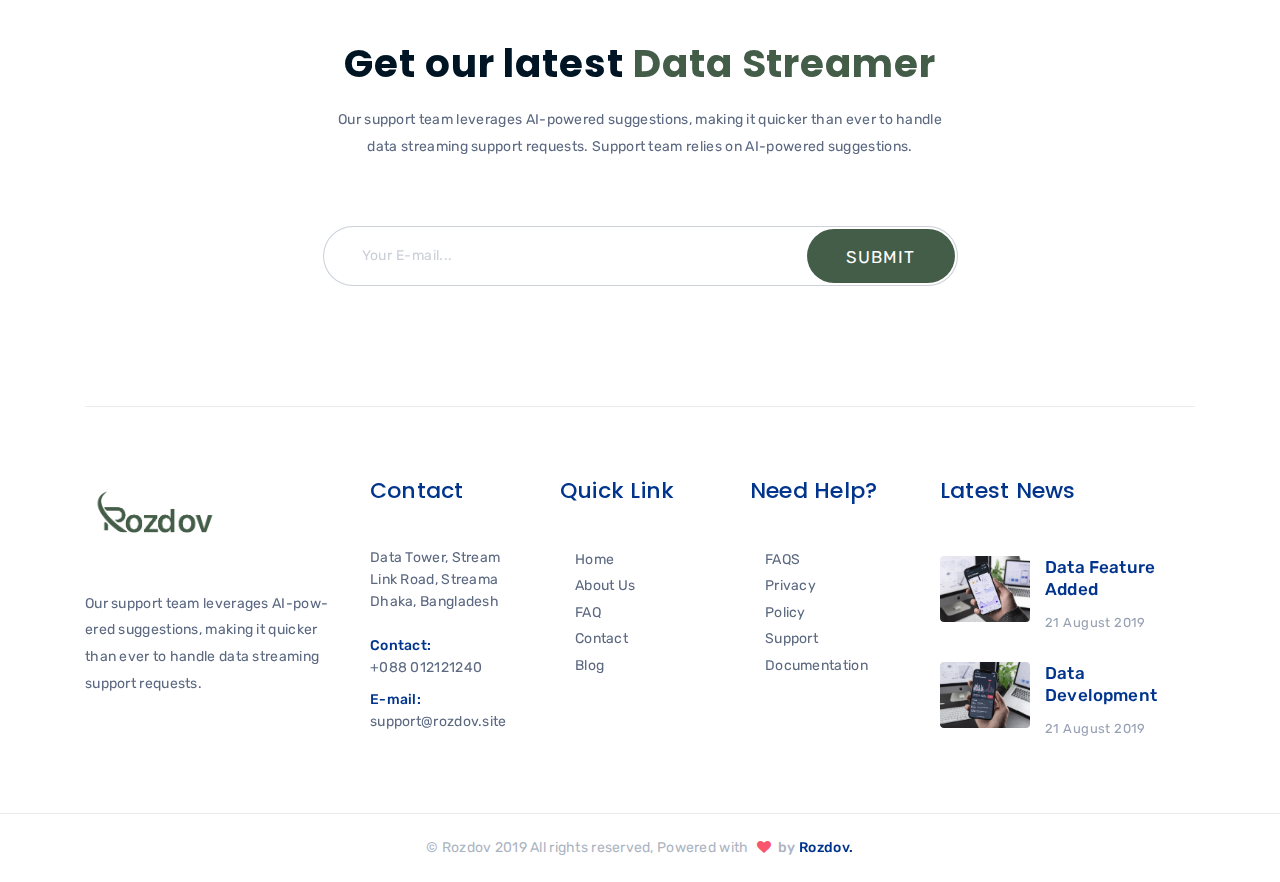
<file: blog-details.html>
<!DOCTYPE html>
<html lang="en">

<head>
    <meta charset="UTF-8">
    <meta name="viewport" content="width=device-width, initial-scale=1.0">
    <meta http-equiv="X-UA-Compatible" content="IE=edge" />
    <meta http-equiv="X-UA-Compatible" content="ie=edge">
    <title>Rozdov || Data Streaming Modernization & Maintenance</title>
    <!-- favicon -->
    <link rel=icon href="assets/favicon.png" sizes="20x20" type="image/png">
    <!-- animate -->
    <link rel="stylesheet" href="assets/css/animate.css">
    <!-- bootstrap -->
    <link rel="stylesheet" href="assets/css/bootstrap.min.css">
    <!-- magnific popup -->
    <link rel="stylesheet" href="assets/css/magnific-popup.css">
    <!-- owl carousel -->
    <link rel="stylesheet" href="assets/css/owl.carousel.min.css">
    <!-- icons -->
    <link rel="stylesheet" href="assets/css/font-awesome.min.css">
    <link rel="stylesheet" href="assets/css/line-awesome.min.css">
    <link rel="stylesheet" href="assets/css/themify-icons.css">
    <link rel="stylesheet" href="assets/css/flaticon.css">
    <!-- slick slider -->
    <link rel="stylesheet" href="assets/css/slick.css">
    <!-- animated slider -->
    <link rel="stylesheet" href="assets/css/animated-slider.css">
    <!-- Main Stylesheet -->
    <link rel="stylesheet" href="assets/css/style.css">
    <!-- responsive Stylesheet -->
    <link rel="stylesheet" href="assets/css/responsive.css">


</head>

<body>

    <!-- preloader area start -->
    <div class="preloader" id="preloader">
        <div class="preloader-inner">
            <div class="spinner">
                <div class="dot1"></div>
                <div class="dot2"></div>
            </div>
        </div>
    </div>
    <!-- preloader area end -->

    <!-- navbar area start -->
    <nav class="navbar navbar-area navbar-expand-lg nav-style-01">
        <div class="container nav-container">
            <div class="responsive-mobile-menu">
                <div class="logo-wrapper mobile-logo">
                    <a href="index.html" class="logo">
                        <img src="assets/Rozdov 2.png" alt="logo">
                    </a>
                </div>
                <button class="navbar-toggler" type="button" data-toggle="collapse" data-target="#Riyaqas_main_menu"
                    aria-expanded="false" aria-label="Toggle navigation">
                    <span class="navbar-toggle-icon">
                        <span class="line"></span>
                        <span class="line"></span>
                        <span class="line"></span>
                    </span>
                </button>
            </div>
            <div class="collapse navbar-collapse" id="Riyaqas_main_menu">
                <div class="logo-wrapper desktop-logo">
                    <a href="index.html" class="logo">
                        <img src="assets/Rozdov 2.png" alt="logo" width="200px">
                    </a>
                </div>
                <ul class="navbar-nav">
                    <li class="">
                        <a href="index.html">HOME</a>
                    </li>
                    <li class="">
                        <a href="about.html">ABOUT US</a>
                    </li>
                    <li class="">
                        <a href="faq.html">FAQ</a>
                    </li>
                    <li class="">
                        <a href="contact.html">CONTACT US</a>
                    </li>
                    <li class="">
                        <a href="blog.html">BLOG</a>

                    </li>
                </ul>
            </div>
        </div>
    </nav>
    <!-- navbar area end -->

    <!-- breadcrumb area start -->
    <div class="breadcrumb-area" style="background-image:url(assets/bg.jpg);">
        <div class="container">
            <div class="row">
                <div class="col-lg-12">
                    <div class="breadcrumb-inner">
                        <h1 class="page-title">Blog Details</h1>
                        <ul class="page-list">
                            <li><a href="index.html">Home</a></li>
                            <li>Blog Details</li>
                        </ul>
                    </div>
                </div>
            </div>
        </div>
    </div>
    <!-- breadcrumb area End -->

    <div class="blog-details-page pd-top-120">
        <div class="container">
            <div class="row custom-gutters-60">
                <div class="col-lg-8">
                    <div class="single-blog-content">
                        <div class="thumb">
                            <img src="assets/img/blog/1.png" alt="blog">
                        </div>
                        <div class="single-blog-details">
                            <ul class="post-meta">
                                <li class="admin">Data Admin</li>
                                <li>August 29, 2019 /</li>
                                <li><i class="ti-comments"></i>10 Comments</li>
                            </ul>
                            <h5>Streamlining Data Processes for Efficient Operations</h5>
                            <p>Unlock the potential of data streams with our cutting-edge solutions. Dive into the world
                                of data
                                management and discover the latest trends and strategies to enhance your business.</p>
                            <div class="row mb-4 mt-5 justify-content-center">
                                <div class="col-lg-4 col-md-6">
                                    <img class="mb-2" src="assets/img/blog/11.png" alt="blog">
                                    <p>Product Showcase Meeting</p>
                                </div>
                                <div class="col-lg-4 col-md-6">
                                    <img class="mb-2" src="assets/img/blog/12.png" alt="img">
                                    <p>Product Showcase Meeting</p>
                                </div>
                                <div class="col-lg-4 col-md-6">
                                    <img class="mb-2" src="assets/img/blog/13.png" alt="img">
                                    <p>Product Showcase Meeting</p>
                                </div>
                            </div>
                            <p>Harness the power of data streams with our innovative solutions. Our expertise in data
                                streaming
                                maintenance ensures a seamless and reliable experience for your business operations.</p>
                            <blockquote class="blockquote rq-blockquote bg-dark-blue mt-5 mb-5">
                                <p class="mb-0">Revolutionize the way we perceive and manage data. Our modernization
                                    techniques
                                    guarantee optimal performance and efficiency, setting new standards in the industry.
                                </p>
                            </blockquote>
                            <p>Stay ahead in the competitive landscape with cutting-edge data streaming technologies.
                                Our commitment to
                                excellence and data security sets us apart in the realm of modernization and
                                maintenance.</p>
                            <p>Explore the limitless possibilities of data streaming for your business. Our tailored
                                solutions ensure a
                                robust infrastructure, enabling you to adapt and thrive in the ever-evolving digital
                                landscape.</p>
                        </div>
                    </div>
                    <div class="row post-share-area">
                        <div class="col-xl-6 mb-3 mb-xl-0">
                            <h2 class="mb-3 sb-inner-title d-sm-inline-block">Share the Post : </h2>
                            <ul class="social-icon d-sm-inline-block">
                                <li>
                                    <a class="facebook" href="#" target="_blank"><i class="fa fa-facebook"></i></a>
                                </li>
                                <li>
                                    <a class="twitter" href="#" target="_blank"><i class="fa fa-twitter"></i></a>
                                </li>
                                <li>
                                    <a class="linkedin" href="#" target="_blank"><i class="fa fa-linkedin"></i></a>
                                </li>
                                <li>
                                    <a class="pinterest" href="#" target="_blank"><i class="fa fa-instagram"></i></a>
                                </li>
                            </ul>
                        </div>
                        <div class="col-xl-6">
                            <h2 class="mb-3 sb-inner-title d-sm-inline-block">Tag : </h2>
                            <div class="social-icon tagcloud d-sm-inline-block">
                                <a href="#">Software</a>
                                <a href="#">Agency</a>
                                <a href="#">Innovation</a>
                                <a href="#">Technology</a>
                            </div>
                        </div>
                    </div>
                    <div class="comments-area">
                        <h3 class="comments-title">Comments <span>(10)</span></h3>
                        <ul class="comment-list mg-bottom-0-991">
                            <li>
                                <div class="single-comment-wrap">
                                    <div class="thumb">
                                        <img src="assets/img/blog/comments/1.png" alt="comment">
                                    </div>
                                    <div class="content">
                                        <h4 class="title">Data Enthusiast</h4>
                                        <span class="date">17 SEP 2019</span>
                                        <p>Revolutionize the way we perceive and manage data. Our strategies pave the
                                            way for a
                                            data-driven future.</p>
                                        <a href="#" class="reply">Reply</a>
                                    </div>
                                </div>
                            </li>
                            <li>
                                <div class="single-comment-wrap">
                                    <div class="thumb">
                                        <img src="assets/img/blog/comments/2.png" alt="comment">
                                    </div>
                                    <div class="content">
                                        <h4 class="title">Tech Innovator</h4>
                                        <span class="date">17 SEP 2019</span>
                                        <p>Data streaming is the backbone of modern business. Exciting times ahead!</p>
                                        <a href="#" class="reply">Reply</a>
                                    </div>
                                </div>
                            </li>
                            <li>
                                <div class="single-comment-wrap">
                                    <div class="thumb">
                                        <img src="assets/img/blog/comments/3.png" alt="comment">
                                    </div>
                                    <div class="content">
                                        <h4 class="title">Data Wizard</h4>
                                        <span class="date">17 SEP 2019</span>
                                        <p>Streamlining data processes for a smarter and more efficient tomorrow.</p>
                                        <a href="#" class="reply">Reply</a>
                                    </div>
                                </div>
                            </li>
                        </ul>
                    </div>
                    <!-- contact form start -->
                    <div class="comment-form-area mg-top-80">
                        <form class="riyaqas-form-wrap">
                            <div class="row custom-gutters-16">
                                <div class="col-md-6">
                                    <div class="single-input-wrap">
                                        <input type="text" class="single-input">
                                        <label>Name</label>
                                    </div>
                                </div>
                                <div class="col-md-6">
                                    <div class="single-input-wrap">
                                        <input type="text" class="single-input">
                                        <label>E-mail</label>
                                    </div>
                                </div>
                                <div class="col-md-12">
                                    <div class="single-input-wrap">
                                        <textarea class="single-input textarea" cols="20"></textarea>
                                        <label class="single-input-label">Message</label>
                                    </div>
                                </div>
                                <div class="col-12">
                                    <div class="single-input-wrap input-checkbox">
                                        <input type="checkbox">
                                        <span class="input-checkbox-text">I agree that my submitted data is being
                                            <span>collected and stored</span></span>
                                    </div>
                                </div>
                                <div class="col-12">
                                    <a class="btn btn-red mt-0" href="#">Leave A Comment</a>
                                </div>
                            </div>
                        </form>
                    </div>
                </div>

                <div class="col-lg-4">
                    <aside class="sidebar-area">
                        <div class="widget widget_search">
                            <form class="search-form">
                                <div class="form-group">
                                    <input type="text" placeholder="Search">
                                </div>
                                <button class="submit-btn" type="submit"><i class="fa fa-search"></i></button>
                            </form>
                        </div>
                        <div class="widget widget-recent-post">
                            <h2 class="widget-title">Recent Data Streams</h2>
                            <ul>
                                <li>
                                    <div class="media">
                                        <img src="assets/img/blog/4.png" alt="widget">
                                        <div class="media-body">
                                            <h6 class="title"><a href="#">Optimizing Data Flow</a></h6>
                                            <span class="post-date">August 29, 2019</span>
                                        </div>
                                    </div>
                                </li>
                                <li>
                                    <div class="media">
                                        <img src="assets/img/blog/5.png" alt="widget">
                                        <div class="media-body">
                                            <h6 class="title"><a href="#">Maximizing Data Efficiency</a></h6>
                                            <span class="post-date">August 29, 2019</span>
                                        </div>
                                    </div>
                                </li>
                                <li>
                                    <div class="media">
                                        <img src="assets/img/blog/6.png" alt="widget">
                                        <div class="media-body">
                                            <h6 class="title"><a href="#">Data Stream Modernization</a></h6>
                                            <span class="post-date">August 29, 2019</span>
                                        </div>
                                    </div>
                                </li>
                                <li>
                                    <div class="media">
                                        <img src="assets/img/blog/7.png" alt="widget">
                                        <div class="media-body">
                                            <h6 class="title"><a href="#">Enhancing Data Streams</a></h6>
                                            <span class="post-date">August 29, 2019</span>
                                        </div>
                                    </div>
                                </li>
                                <li>
                                    <div class="media">
                                        <img src="assets/img/blog/5.png" alt="widget">
                                        <div class="media-body">
                                            <h6 class="title"><a href="#">Innovative Data Solutions</a></h6>
                                            <span class="post-date">August 29, 2019</span>
                                        </div>
                                    </div>
                                </li>
                            </ul>
                        </div>
                        <div class="widget widget_categories">
                            <h2 class="widget-title">Data Categories</h2>
                            <ul>
                                <li><a href="#">Real-Time Streaming</a></li>
                                <li><a href="#">Data Analytics</a></li>
                                <li><a href="#">Data Integration</a></li>
                                <li><a href="#">Data Security</a></li>
                                <li><a href="#">Machine Learning</a></li>
                                <li><a href="#">Artificial Intelligence</a></li>
                                <li><a href="#">Blockchain Data</a></li>
                                <li><a href="#">IoT Streaming</a></li>
                            </ul>
                        </div>
                        <div class="widget widget_archive">
                            <h2 class="widget-title">Archives</h2>
                            <ul>
                                <li>
                                    <a href="#">February 2019</a>
                                </li>
                                <li>
                                    <a href="#">March 2019</a>
                                </li>
                                <li>
                                    <a href="#">April 2019</a>
                                </li>
                                <li>
                                    <a href="#">May 2019</a>
                                </li>
                                <li>
                                    <a href="#">June 2019</a>
                                </li>
                            </ul>
                        </div>
                        <div class="widget widget_tag_cloud">
                            <h3 class="widget-title">Popular Tags</h3>
                            <div class="tagcloud">
                                <a href="#">Data Management</a>
                                <a href="#">Stream Optimization</a>
                                <a href="#">Innovation</a>
                                <a href="#">Technology</a>
                                <a href="#">Startups</a>
                                <a href="#">Digital Transformation</a>
                            </div>
                        </div>
                        <div class="widget widget-gallery">
                            <h3 class="widget-title">Data Gallery</h3>
                            <div class="row custom-gutters-16">
                                <div class="col-4">
                                    <a href="#" class="thumb">
                                        <img class="w-100" src="assets/img/blog/4.png" alt="member">
                                    </a>
                                </div>
                                <div class="col-4">
                                    <a href="#" class="thumb">
                                        <img class="w-100" src="assets/img/blog/7.png" alt="member">
                                    </a>
                                </div>
                                <div class="col-4">
                                    <a href="#" class="thumb">
                                        <img class="w-100" src="assets/img/blog/4.png" alt="member">
                                    </a>
                                </div>
                                <div class="col-4">
                                    <a href="#" class="thumb">
                                        <img class="w-100" src="assets/img/blog/5.png" alt="member">
                                    </a>
                                </div>
                                <div class="col-4">
                                    <a href="#" class="thumb">
                                        <img class="w-100" src="assets/img/blog/4.png" alt="member">
                                    </a>
                                </div>
                                <div class="col-4">
                                    <a href="#" class="thumb">
                                        <img class="w-100" src="assets/img/blog/5.png" alt="member">
                                    </a>
                                </div>
                                <div class="col-4">
                                    <a href="#" class="thumb">
                                        <img class="w-100" src="assets/img/blog/6.png" alt="member">
                                    </a>
                                </div>
                                <div class="col-4">
                                    <a href="#" class="thumb">
                                        <img class="w-100" src="assets/img/blog/7.png" alt="member">
                                    </a>
                                </div>
                                <div class="col-4">
                                    <a href="#" class="thumb">
                                        <img class="w-100" src="assets/img/blog/5.png" alt="member">
                                    </a>
                                </div>
                            </div>
                        </div>
                        <div class="widget widget-newslatter">
                            <h3 class="widget-title">Newsletter</h3>
                            <div class="newsletter-subscribe">
                                <form id="news-subscribeform" class="subscribe-form">
                                    <div class="form-group">
                                        <input type="text" class="form-control" placeholder="Your E-mail..." name="mail"
                                            required="">
                                        <button type="submit" class="btn-blue subscribe-submit">Subscribe</button>
                                    </div>
                                </form>
                            </div>
                        </div>
                    </aside>
                </div>

            </div>
        </div>
    </div>

    <!-- footer area start -->
    <footer class="footer-area footer-area-2 mg-top-105">
        <div class="container">
            <div class="row justify-content-center">
                <div class="col-xl-7 col-lg-11 text-center">
                    <div class="section-title">
                        <h2 class="title">Get our latest <span>Data Streamer</span></h2>
                        <p>Our support team leverages AI-powered suggestions, making it quicker than ever to handle data
                            streaming support requests. Support team relies on AI-powered suggestions.</p>
                    </div>
                    <div class="newsletter-subcribe">
                        <form id="news-subcribeform" class="subcribe-form">
                            <div class="form-group">
                                <input type="text" class="form-control" placeholder="Your E-mail..." name="mail"
                                    required="">
                                <button type="submit" class="btn-blue subcribe-submit">submit</button>
                            </div>
                        </form>
                    </div>
                </div>
            </div>
            <div class="footer-widget-area mg-top-120">
                <div class="row">
                    <div class="col-lg-3 col-md-6">
                        <div class="footer-widget widget">
                            <div class="about_us_widget">
                                <a href="index.html" class="footer-logo">
                                    <img src="assets/Rozdov 2.png" alt="footer logo">
                                </a>
                                <p>Our support team leverages AI-powered suggestions, making it quicker than ever to
                                    handle
                                    data streaming support requests.</p>
                            </div>
                        </div>
                    </div>
                    <div class="col-lg-2 col-md-6">
                        <div class="footer-widget widget ">
                            <h4 class="widget-title">Contact</h4>
                            <div class="contact_info_list">
                                <p class="contact-content">Data Tower, Stream Link Road, Streama Dhaka, Bangladesh</p>
                                <p><span>Contact:</span> +088 012121240</p>
                                <p><span>E-mail:</span> support@rozdov.site</p>
                            </div>
                        </div>
                    </div>
                    <div class="col-lg-2 col-md-6">
                        <div class="footer-widget widget widget_nav_menu">
                            <h4 class="widget-title">Quick Link</h4>
                            <ul>
                                <li><a href="index.html">Home</a></li>
                                <li><a href="about.html">About Us</a></li>
                                <li><a href="faq.html">FAQ</a></li>
                                <li><a href="contact.html">Contact</a></li>
                                <li><a href="blog.html">Blog</a></li>
                            </ul>
                        </div>
                    </div>
                    <div class="col-lg-2 col-md-6">
                        <div class="footer-widget widget widget_nav_menu">
                            <h4 class="widget-title">Need Help?</h4>
                            <ul>
                                <li><a href="faq.html">FAQS</a></li>
                                <li><a href="#">Privacy</a></li>
                                <li><a href="#">Policy</a></li>
                                <li><a href="#">Support</a></li>
                                <li><a href="#">Documentation</a></li>
                            </ul>
                        </div>
                    </div>
                    <div class="col-lg-3">
                        <div class="footer-widget widget">
                            <h4 class="widget-title">Latest News</h4>
                            <div class="about_recent_post">
                                <div class="media">
                                    <img src="assets/img/blog/widget1.png" alt="post">
                                    <div class="media-body">
                                        <h6><a href="#">Data Feature Added</a></h6>
                                        <span>21 August 2019</span>
                                    </div>
                                </div>
                                <div class="media">
                                    <img src="assets/img/blog/widget2.png" alt="post">
                                    <div class="media-body">
                                        <h6><a href="#">Data Development</a></h6>
                                        <span>21 August 2019</span>
                                    </div>
                                </div>
                            </div>
                        </div>
                    </div>
                </div>
            </div>
        </div>
        <div class="copyright-inner">
            <div class="copyright-text">
                &copy; Rozdov 2019 All rights reserved, Powered with <a href="../../index.html" target="_blank"><i
                        class="fa fa-heart"></i> by <span>Rozdov.</span></a>
            </div>
        </div>
    </footer>
    <!-- footer area end -->

    <!-- back to top area start -->
    <div class="back-to-top">
        <span class="back-top"><i class="fa fa-angle-up"></i></span>
    </div>
    <!-- back to top area end -->

    <!-- jquery -->
    <script src="assets/js/jquery-2.2.4.min.js"></script>
    <!-- popper -->
    <script src="assets/js/popper.min.js"></script>
    <!-- bootstrap -->
    <script src="assets/js/bootstrap.min.js"></script>
    <!-- magnific popup -->
    <script src="assets/js/jquery.magnific-popup.js"></script>
    <!-- wow -->
    <script src="assets/js/wow.min.js"></script>
    <!-- owl carousel -->
    <script src="assets/js/owl.carousel.min.js"></script>
    <!-- cssslider slider -->
    <script src="assets/js/jquery.cssslider.min.js"></script>
    <!-- waypoint -->
    <script src="assets/js/waypoints.min.js"></script>
    <!-- counterup -->
    <script src="assets/js/jquery.counterup.min.js"></script>
    <!-- imageloaded -->
    <script src="assets/js/imagesloaded.pkgd.min.js"></script>
    <!-- isotope -->
    <script src="assets/js/isotope.pkgd.min.js"></script>
    <!-- nice-select -->
    <script src="assets/js/jquery.nice-select.min.js"></script>
    <!-- world map -->
    <script src="assets/js/worldmap-libs.js"></script>
    <script src="assets/js/worldmap-topojson.js"></script>
    <script src="assets/js/mediaelement.min.js"></script>
    <!-- main js -->
    <script src="assets/js/main.js"></script>

</body>

</html>
</file>
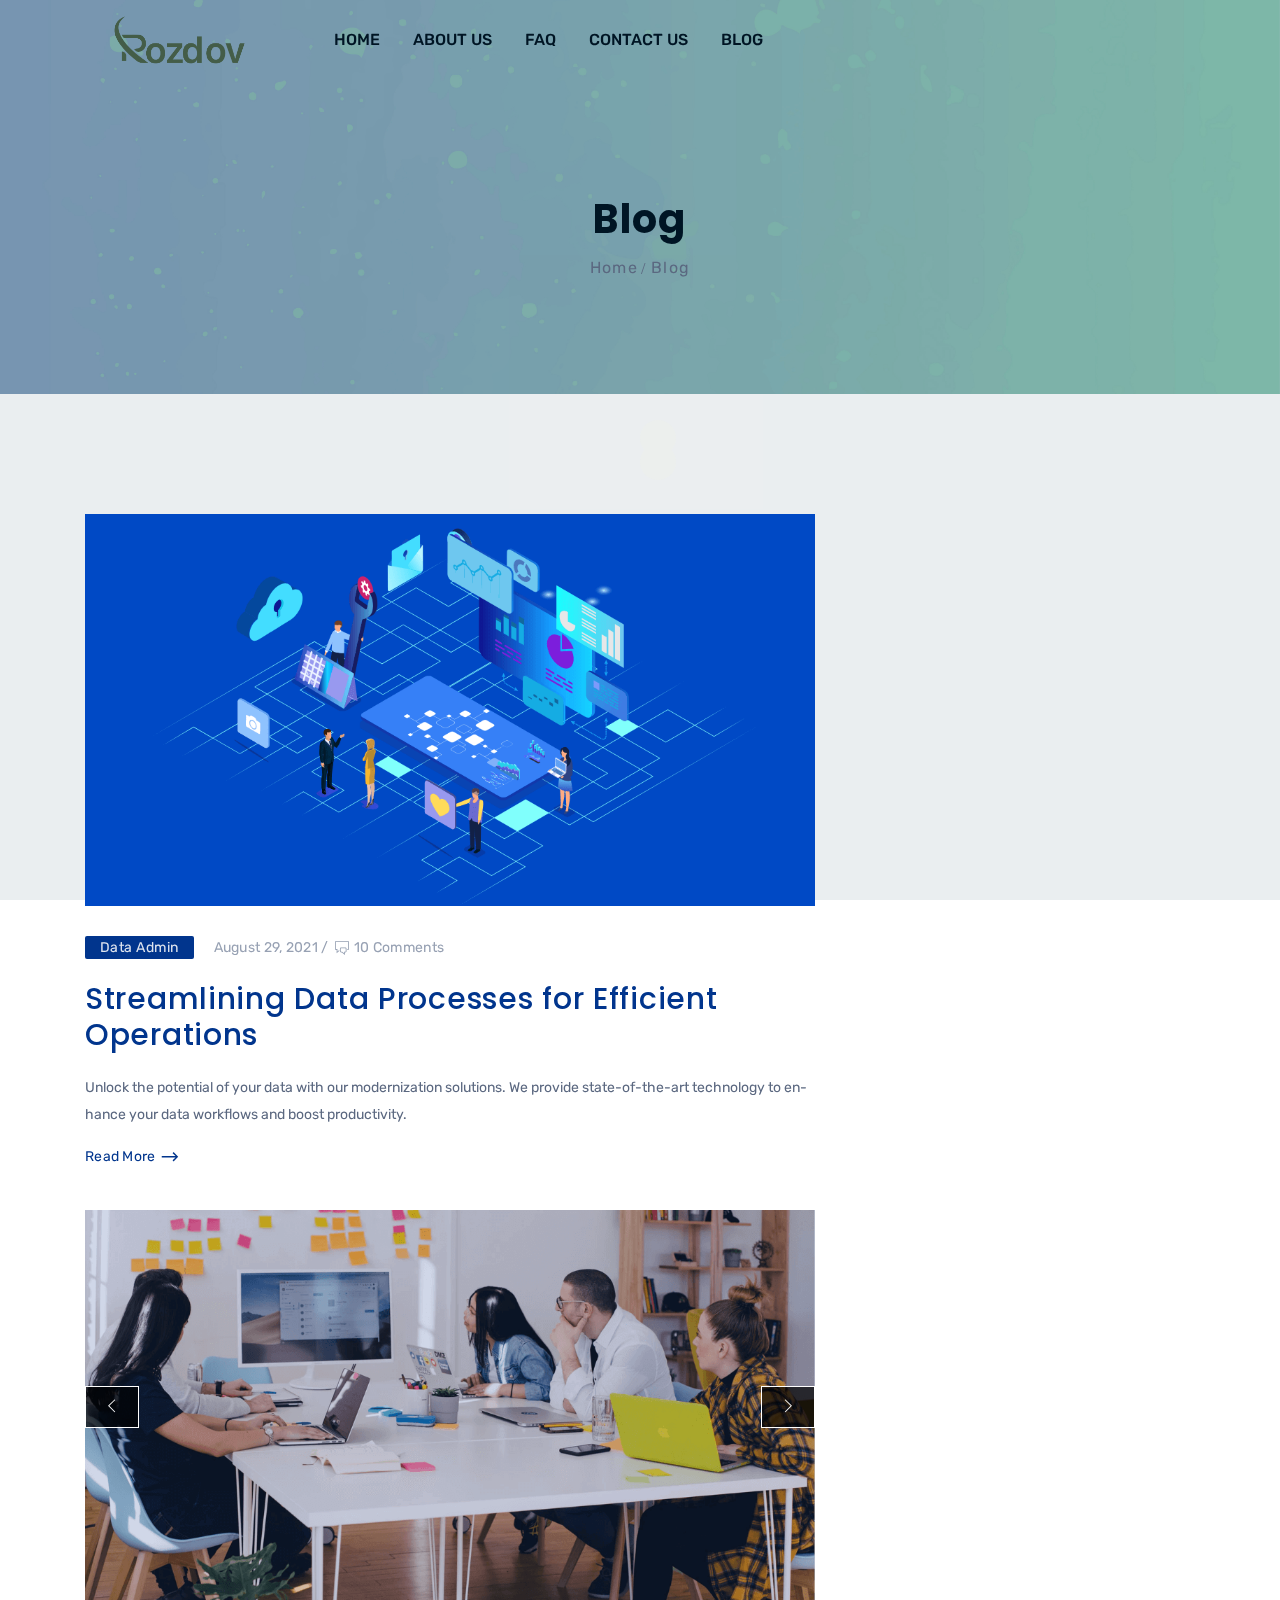
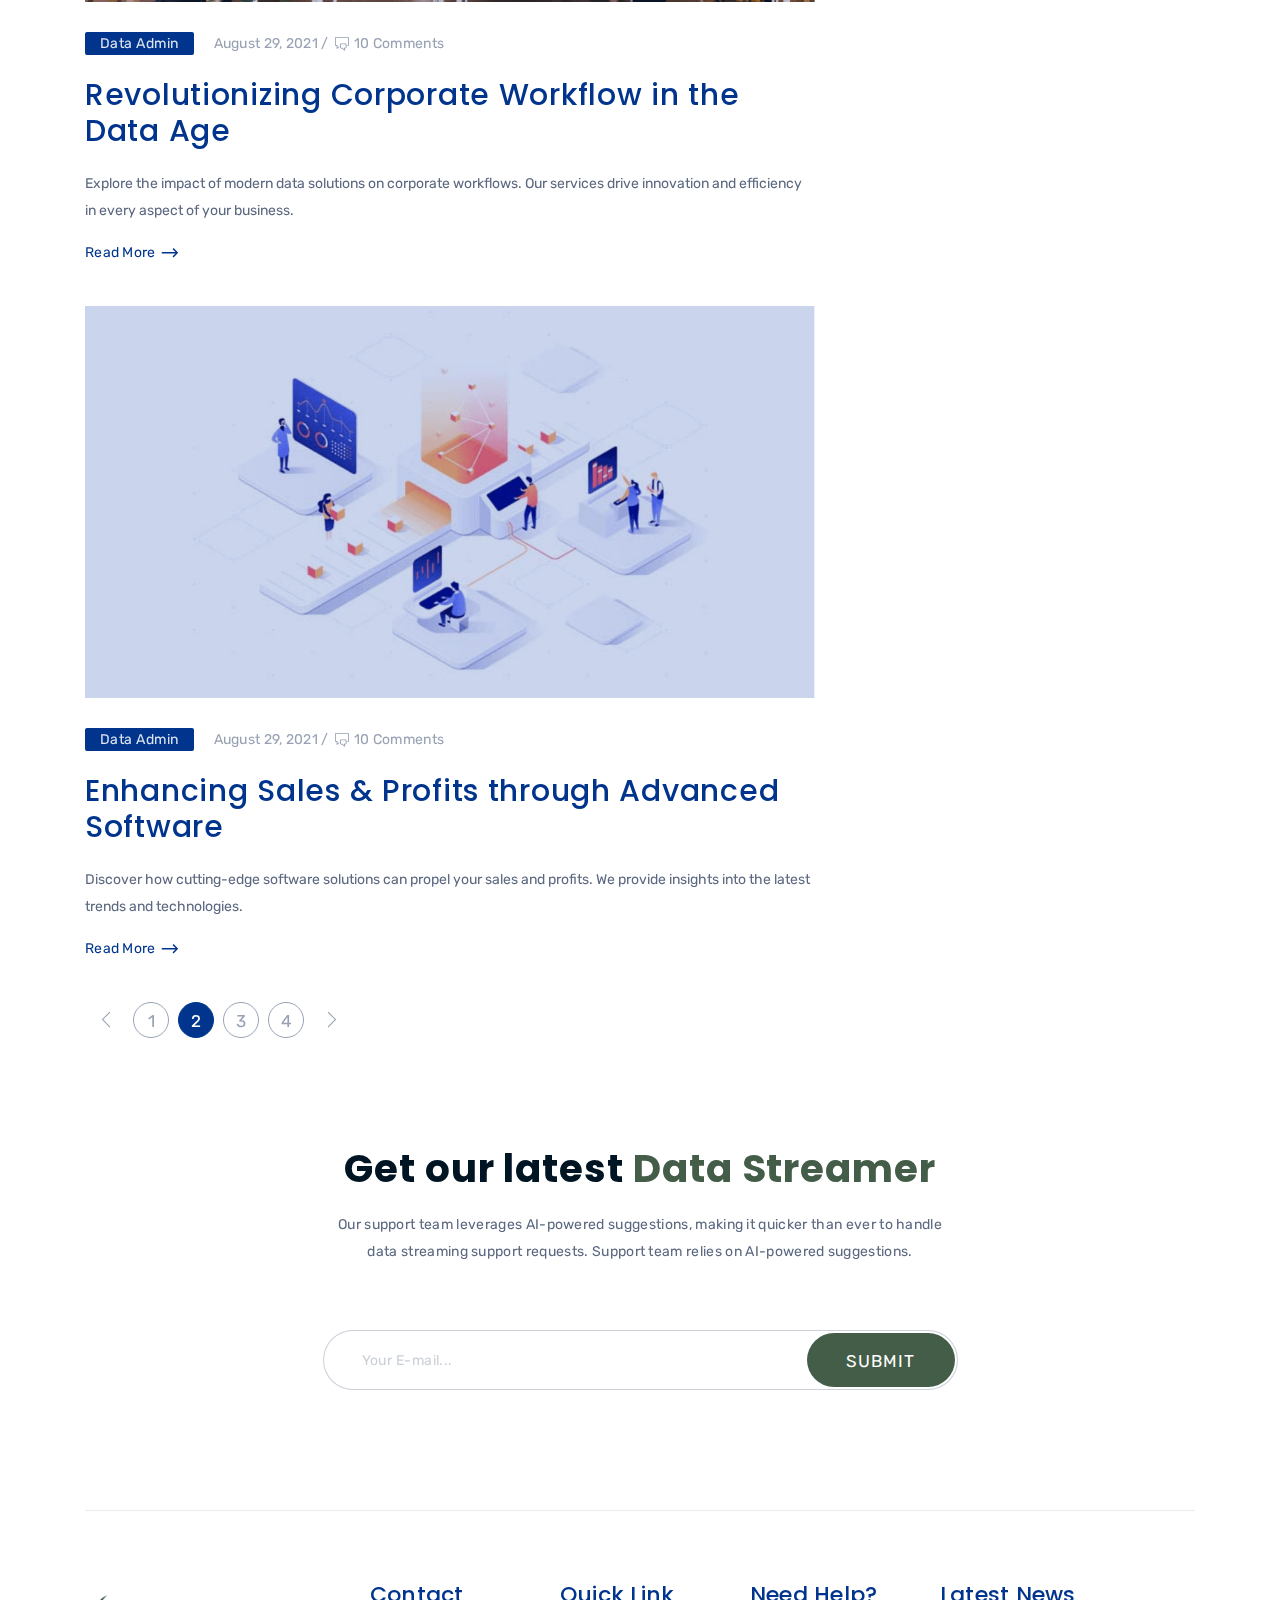
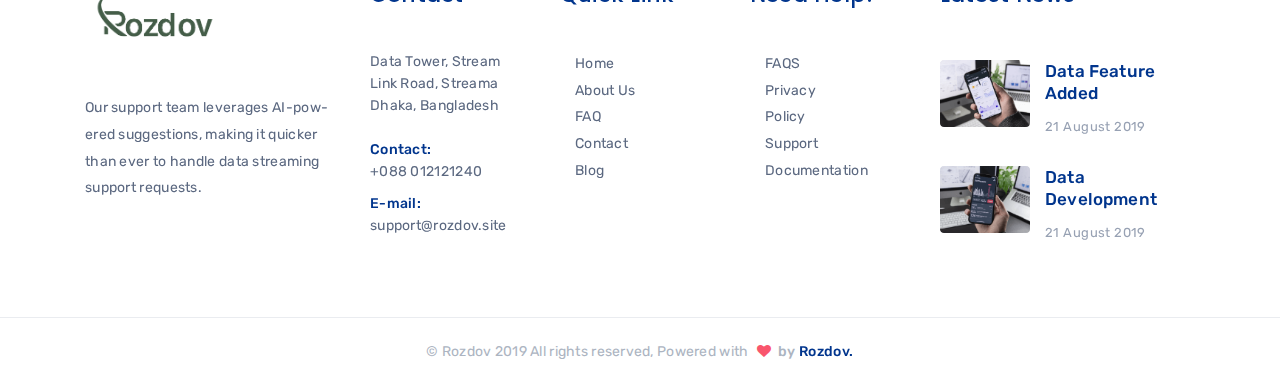
<file: blog.html>
<!DOCTYPE html>
<html lang="en">

<head>
    <meta charset="UTF-8">
    <meta name="viewport" content="width=device-width, initial-scale=1.0">
    <meta http-equiv="X-UA-Compatible" content="IE=edge" />
    <meta http-equiv="X-UA-Compatible" content="ie=edge">
    <title>Rozdov || Data Streaming Modernization & Maintenance</title>
    <!-- favicon -->
    <link rel=icon href="assets/favicon.png" sizes="20x20" type="image/png">
    <!-- animate -->
    <link rel="stylesheet" href="assets/css/animate.css">
    <!-- bootstrap -->
    <link rel="stylesheet" href="assets/css/bootstrap.min.css">
    <!-- magnific popup -->
    <link rel="stylesheet" href="assets/css/magnific-popup.css">
    <!-- owl carousel -->
    <link rel="stylesheet" href="assets/css/owl.carousel.min.css">
    <!-- icons -->
    <link rel="stylesheet" href="assets/css/font-awesome.min.css">
    <link rel="stylesheet" href="assets/css/line-awesome.min.css">
    <link rel="stylesheet" href="assets/css/themify-icons.css">
    <link rel="stylesheet" href="assets/css/flaticon.css">
    <!-- slick slider -->
    <link rel="stylesheet" href="assets/css/slick.css">
    <!-- animated slider -->
    <link rel="stylesheet" href="assets/css/animated-slider.css">
    <!-- Main Stylesheet -->
    <link rel="stylesheet" href="assets/css/style.css">
    <!-- responsive Stylesheet -->
    <link rel="stylesheet" href="assets/css/responsive.css">


</head>

<body>

    <!-- preloader area start -->
    <div class="preloader" id="preloader">
        <div class="preloader-inner">
            <div class="spinner">
                <div class="dot1"></div>
                <div class="dot2"></div>
            </div>
        </div>
    </div>
    <!-- preloader area end -->



    <!-- navbar area start -->
    <nav class="navbar navbar-area navbar-expand-lg nav-style-01">
        <div class="container nav-container">
            <div class="responsive-mobile-menu">
                <div class="logo-wrapper mobile-logo">
                    <a href="index.html" class="logo">
                        <img src="assets/Rozdov 2.png" alt="logo">
                    </a>
                </div>
                <button class="navbar-toggler" type="button" data-toggle="collapse" data-target="#Riyaqas_main_menu"
                    aria-expanded="false" aria-label="Toggle navigation">
                    <span class="navbar-toggle-icon">
                        <span class="line"></span>
                        <span class="line"></span>
                        <span class="line"></span>
                    </span>
                </button>
            </div>
            <div class="collapse navbar-collapse" id="Riyaqas_main_menu">
                <div class="logo-wrapper desktop-logo">
                    <a href="index.html" class="logo">
                        <img src="assets/Rozdov 2.png" alt="logo" width="200px">
                    </a>
                </div>
                <ul class="navbar-nav">
                    <li class="">
                        <a href="index.html">HOME</a>
                    </li>
                    <li class="">
                        <a href="about.html">ABOUT US</a>
                    </li>
                    <li class="">
                        <a href="faq.html">FAQ</a>
                    </li>
                    <li class="">
                        <a href="contact.html">CONTACT US</a>
                    </li>
                    <li class="">
                        <a href="blog.html">BLOG</a>

                    </li>
                </ul>
            </div>
        </div>
    </nav>
    <!-- navbar area end -->

    <!-- breadcrumb area start -->
    <div class="breadcrumb-area" style="background-image:url(assets/bg.jpg);">
        <div class="container">
            <div class="row">
                <div class="col-lg-12">
                    <div class="breadcrumb-inner">
                        <h1 class="page-title">Blog</h1>
                        <ul class="page-list">
                            <li><a href="index.html">Home</a></li>
                            <li>Blog</li>
                        </ul>
                    </div>
                </div>
            </div>
        </div>
    </div>
    <!-- breadcrumb area End -->
    <div class="blog-page-area pd-top-120">
        <div class="container">
            <div class="row custom-gutters-60">
                <div class="col-lg-8">
                    <div class="single-blog-content">
                        <div class="thumb">
                            <img src="assets/img/blog/1.png" alt="blog">
                        </div>
                        <div class="single-blog-details">
                            <ul class="post-meta">
                                <li class="admin">Data Admin</li>
                                <li>August 29, 2021 /</li>
                                <li><i class="ti-comments"></i>10 Comments</li>
                            </ul>
                            <h5><a href="blog-details.html">Streamlining Data Processes for Efficient Operations</a>
                            </h5>
                            <p>Unlock the potential of your data with our modernization solutions. We provide
                                state-of-the-art technology to enhance your data workflows and boost productivity.</p>
                            <a href="blog-details.html">Read More <span><i
                                        class="la la-long-arrow-right"></i></span></a>
                        </div>
                    </div>
                    <div class="single-blog-content">
                        <div class="thumb">
                            <div class="blog-gallery-slider">
                                <div class="item">
                                    <img src="assets/img/blog/2.png" alt="blog">
                                </div>
                                <div class="item">
                                    <img src="assets/img/blog/3.png" alt="blog">
                                </div>
                            </div>
                        </div>
                        <div class="single-blog-details">
                            <ul class="post-meta">
                                <li class="admin">Data Admin</li>
                                <li>August 29, 2021 /</li>
                                <li><i class="ti-comments"></i>10 Comments</li>
                            </ul>
                            <h5><a href="blog-details-2.html">Revolutionizing Corporate Workflow in the Data Age</a>
                            </h5>
                            <p>Explore the impact of modern data solutions on corporate workflows. Our services drive
                                innovation and efficiency in every aspect of your business.</p>
                            <a href="blog-details-2.html">Read More <span><i
                                        class="la la-long-arrow-right"></i></span></a>
                        </div>
                    </div>
                    <div class="single-blog-content img-with-video">
                        <div class="thumb img-wrap">
                            <img src="assets/img/blog/3.png" alt="blog">
                        </div>
                        <div class="single-blog-details">
                            <ul class="post-meta">
                                <li class="admin">Data Admin</li>
                                <li>August 29, 2021 /</li>
                                <li><i class="ti-comments"></i>10 Comments</li>
                            </ul>
                            <h5><a href="blog-details-3.html">Enhancing Sales & Profits through Advanced Software</a>
                            </h5>
                            <p>Discover how cutting-edge software solutions can propel your sales and profits. We
                                provide
                                insights into the latest trends and technologies.</p>
                            <a href="blog-details-3.html">Read More <span><i
                                        class="la la-long-arrow-right"></i></span></a>
                        </div>
                    </div>
                    <!-- More blog content follows with similar updates -->
                    <!-- ... -->
                    <div class="riyaqas-pagination margin-top-60">
                        <ul>
                            <li><a class="prev page-numbers" href="#"><i class="ti-angle-left"></i></a></li>
                            <li><span class="page-numbers">1</span></li>
                            <li><span class="page-numbers current">2</span></li>
                            <li><a class="page-numbers" href="#">3</a></li>
                            <li><a class="page-numbers" href="#">4</a></li>
                            <li><a class="next page-numbers" href="#"><i class="ti-angle-right"></i></a></li>
                        </ul>
                    </div>
                </div>
                <div class="col-lg-4">
                    <!-- Sidebar content remains unchanged -->
                    <!-- ... -->
                </div>
            </div>
        </div>
    </div>


    <!-- footer area start -->
    <footer class="footer-area footer-area-2 mg-top-105">
        <div class="container">
            <div class="row justify-content-center">
                <div class="col-xl-7 col-lg-11 text-center">
                    <div class="section-title">
                        <h2 class="title">Get our latest <span>Data Streamer</span></h2>
                        <p>Our support team leverages AI-powered suggestions, making it quicker than ever to handle data
                            streaming support requests. Support team relies on AI-powered suggestions.</p>
                    </div>
                    <div class="newsletter-subcribe">
                        <form id="news-subcribeform" class="subcribe-form">
                            <div class="form-group">
                                <input type="text" class="form-control" placeholder="Your E-mail..." name="mail"
                                    required="">
                                <button type="submit" class="btn-blue subcribe-submit">submit</button>
                            </div>
                        </form>
                    </div>
                </div>
            </div>
            <div class="footer-widget-area mg-top-120">
                <div class="row">
                    <div class="col-lg-3 col-md-6">
                        <div class="footer-widget widget">
                            <div class="about_us_widget">
                                <a href="index.html" class="footer-logo">
                                    <img src="assets/Rozdov 2.png" alt="footer logo">
                                </a>
                                <p>Our support team leverages AI-powered suggestions, making it quicker than ever to
                                    handle
                                    data streaming support requests.</p>
                            </div>
                        </div>
                    </div>
                    <div class="col-lg-2 col-md-6">
                        <div class="footer-widget widget ">
                            <h4 class="widget-title">Contact</h4>
                            <div class="contact_info_list">
                                <p class="contact-content">Data Tower, Stream Link Road, Streama Dhaka, Bangladesh</p>
                                <p><span>Contact:</span> +088 012121240</p>
                                <p><span>E-mail:</span> support@rozdov.site</p>
                            </div>
                        </div>
                    </div>
                    <div class="col-lg-2 col-md-6">
                        <div class="footer-widget widget widget_nav_menu">
                            <h4 class="widget-title">Quick Link</h4>
                            <ul>
                                <li><a href="index.html">Home</a></li>
                                <li><a href="about.html">About Us</a></li>
                                <li><a href="faq.html">FAQ</a></li>
                                <li><a href="contact.html">Contact</a></li>
                                <li><a href="blog.html">Blog</a></li>
                            </ul>
                        </div>
                    </div>
                    <div class="col-lg-2 col-md-6">
                        <div class="footer-widget widget widget_nav_menu">
                            <h4 class="widget-title">Need Help?</h4>
                            <ul>
                                <li><a href="faq.html">FAQS</a></li>
                                <li><a href="#">Privacy</a></li>
                                <li><a href="#">Policy</a></li>
                                <li><a href="#">Support</a></li>
                                <li><a href="#">Documentation</a></li>
                            </ul>
                        </div>
                    </div>
                    <div class="col-lg-3">
                        <div class="footer-widget widget">
                            <h4 class="widget-title">Latest News</h4>
                            <div class="about_recent_post">
                                <div class="media">
                                    <img src="assets/img/blog/widget1.png" alt="post">
                                    <div class="media-body">
                                        <h6><a href="#">Data Feature Added</a></h6>
                                        <span>21 August 2019</span>
                                    </div>
                                </div>
                                <div class="media">
                                    <img src="assets/img/blog/widget2.png" alt="post">
                                    <div class="media-body">
                                        <h6><a href="#">Data Development</a></h6>
                                        <span>21 August 2019</span>
                                    </div>
                                </div>
                            </div>
                        </div>
                    </div>
                </div>
            </div>
        </div>
        <div class="copyright-inner">
            <div class="copyright-text">
                &copy; Rozdov 2019 All rights reserved, Powered with <a href="../../index.html" target="_blank"><i
                        class="fa fa-heart"></i> by <span>Rozdov.</span></a>
            </div>
        </div>
    </footer>
    <!-- footer area end -->

    <!-- back to top area start -->
    <div class="back-to-top">
        <span class="back-top"><i class="fa fa-angle-up"></i></span>
    </div>
    <!-- back to top area end -->

    <!-- jquery -->
    <script src="assets/js/jquery-2.2.4.min.js"></script>
    <!-- popper -->
    <script src="assets/js/popper.min.js"></script>
    <!-- bootstrap -->
    <script src="assets/js/bootstrap.min.js"></script>
    <!-- magnific popup -->
    <script src="assets/js/jquery.magnific-popup.js"></script>
    <!-- wow -->
    <script src="assets/js/wow.min.js"></script>
    <!-- owl carousel -->
    <script src="assets/js/owl.carousel.min.js"></script>
    <!-- cssslider slider -->
    <script src="assets/js/jquery.cssslider.min.js"></script>
    <!-- waypoint -->
    <script src="assets/js/waypoints.min.js"></script>
    <!-- counterup -->
    <script src="assets/js/jquery.counterup.min.js"></script>
    <!-- imageloaded -->
    <script src="assets/js/imagesloaded.pkgd.min.js"></script>
    <!-- isotope -->
    <script src="assets/js/isotope.pkgd.min.js"></script>
    <!-- nice-select -->
    <script src="assets/js/jquery.nice-select.min.js"></script>
    <!-- world map -->
    <script src="assets/js/worldmap-libs.js"></script>
    <script src="assets/js/worldmap-topojson.js"></script>
    <!-- main js -->
    <script src="assets/js/mediaelement.min.js"></script>
    <script src="assets/js/main.js"></script>

</body>

</html>
</file>
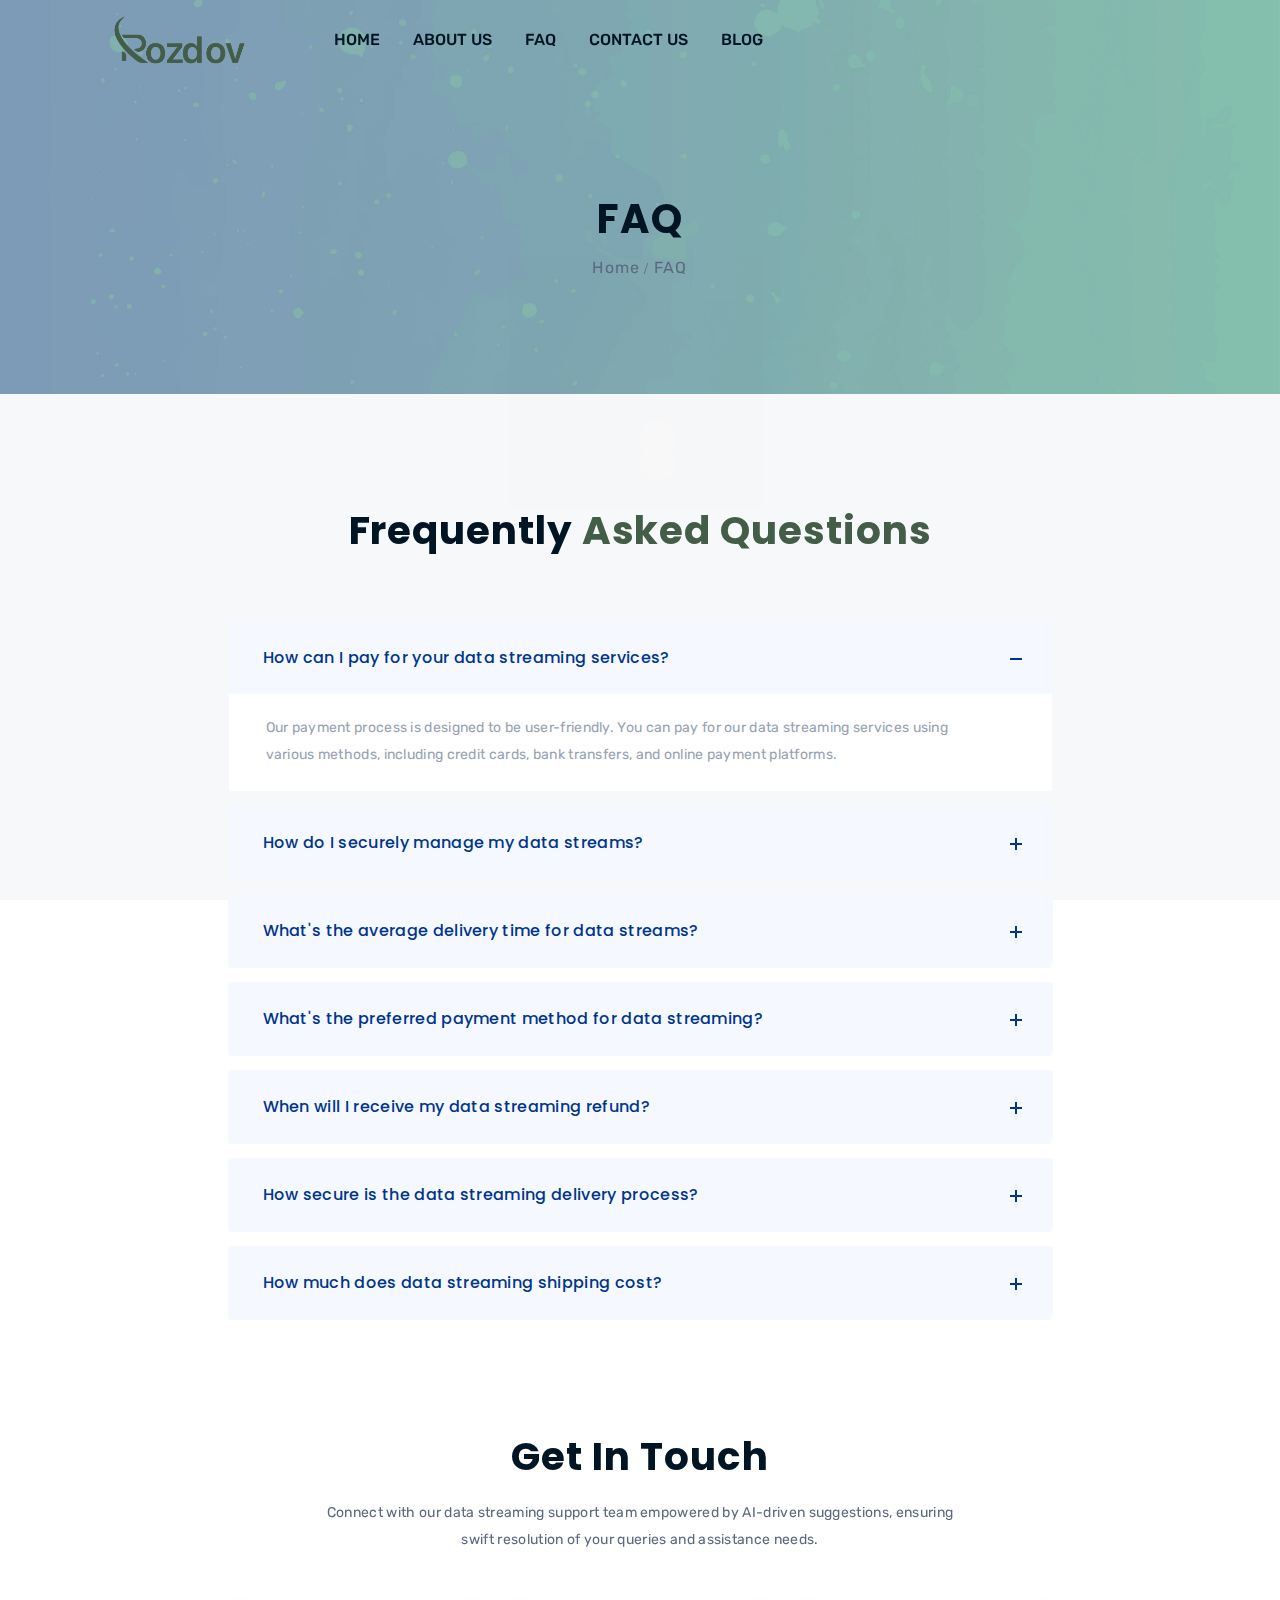
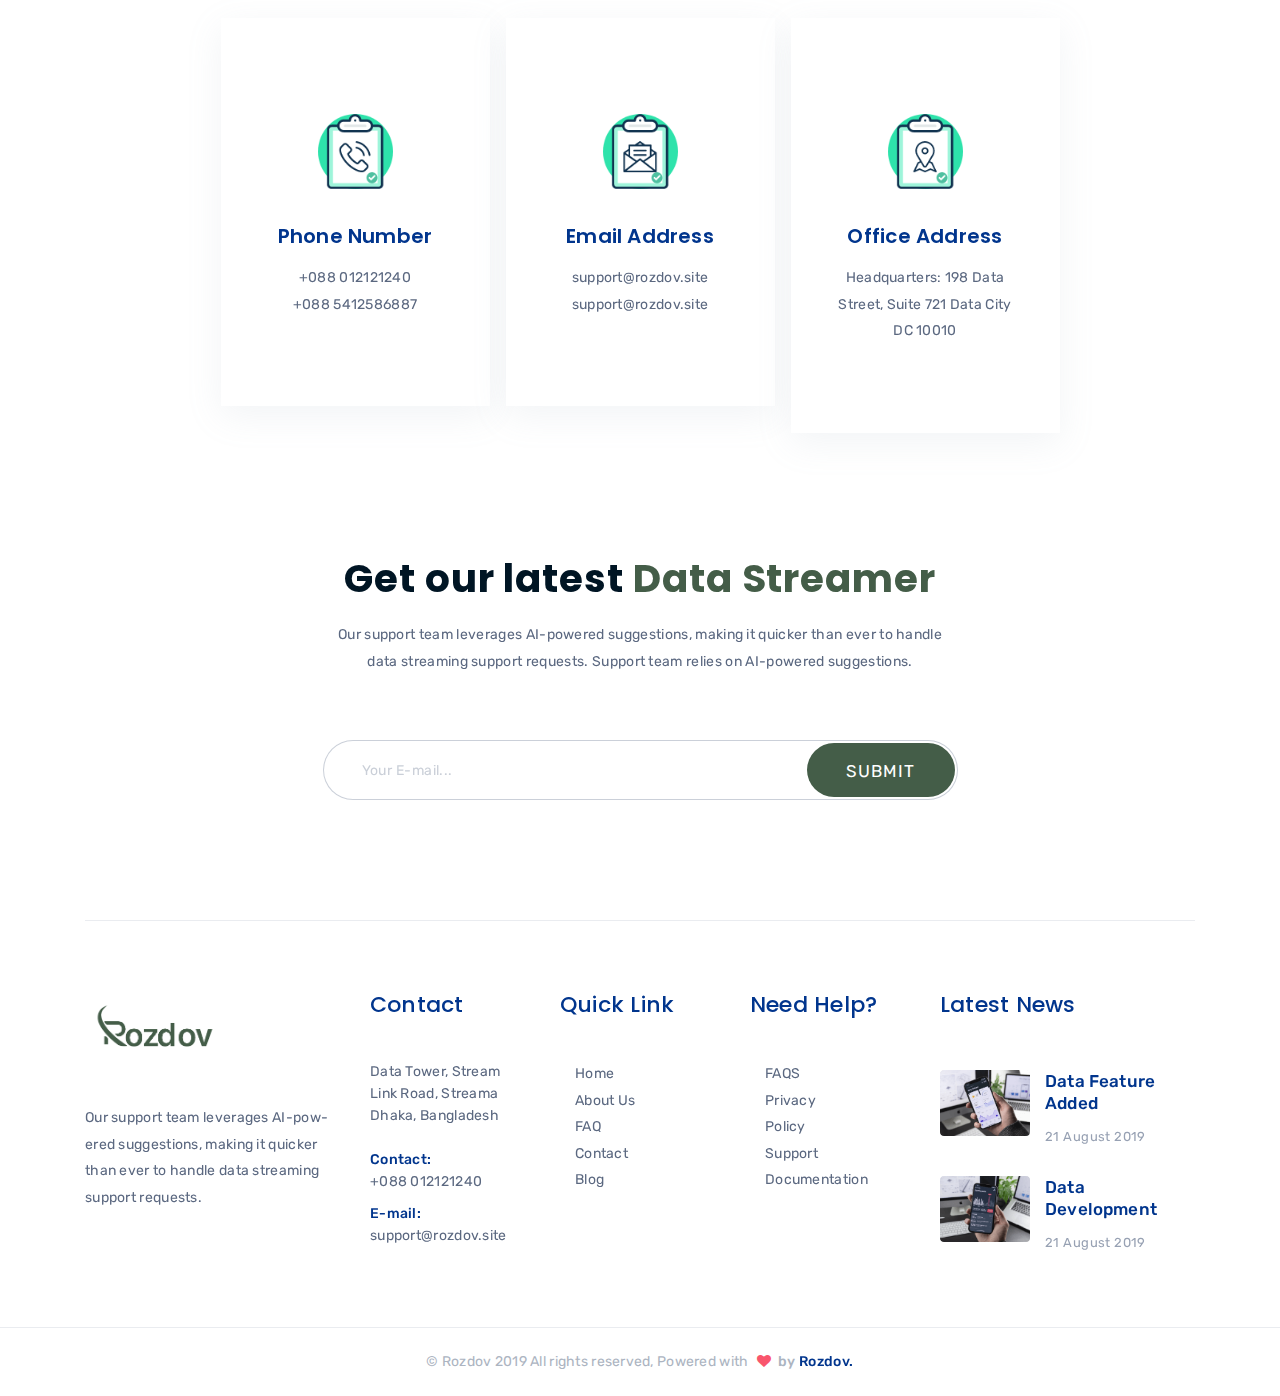
<file: faq.html>
<!DOCTYPE html>
<html lang="en">

<head>
    <meta charset="UTF-8">
    <meta name="viewport" content="width=device-width, initial-scale=1.0">
    <meta http-equiv="X-UA-Compatible" content="IE=edge" />
    <meta http-equiv="X-UA-Compatible" content="ie=edge">
    <title>Rozdov || Data Streaming Modernization & Maintenance</title>
    <!-- favicon -->
    <link rel=icon href="assets/favicon.png" sizes="20x20" type="image/png">
    <!-- animate -->
    <link rel="stylesheet" href="assets/css/animate.css">
    <!-- bootstrap -->
    <link rel="stylesheet" href="assets/css/bootstrap.min.css">
    <!-- magnific popup -->
    <link rel="stylesheet" href="assets/css/magnific-popup.css">
    <!-- owl carousel -->
    <link rel="stylesheet" href="assets/css/owl.carousel.min.css">
    <!-- icons -->
    <link rel="stylesheet" href="assets/css/font-awesome.min.css">
    <link rel="stylesheet" href="assets/css/line-awesome.min.css">
    <link rel="stylesheet" href="assets/css/themify-icons.css">
    <link rel="stylesheet" href="assets/css/flaticon.css">
    <!-- slick slider -->
    <link rel="stylesheet" href="assets/css/slick.css">
    <!-- animated slider -->
    <link rel="stylesheet" href="assets/css/animated-slider.css">
    <!-- Main Stylesheet -->
    <link rel="stylesheet" href="assets/css/style.css">
    <!-- responsive Stylesheet -->
    <link rel="stylesheet" href="assets/css/responsive.css">


</head>

<body>

    <!-- preloader area start -->
    <div class="preloader" id="preloader">
        <div class="preloader-inner">
            <div class="spinner">
                <div class="dot1"></div>
                <div class="dot2"></div>
            </div>
        </div>
    </div>
    <!-- preloader area end -->


    <!-- navbar area start -->
    <nav class="navbar navbar-area navbar-expand-lg nav-style-01">
        <div class="container nav-container">
            <div class="responsive-mobile-menu">
                <div class="logo-wrapper mobile-logo">
                    <a href="index.html" class="logo">
                        <img src="assets/Rozdov 2.png" alt="logo">
                    </a>
                </div>
                <button class="navbar-toggler" type="button" data-toggle="collapse" data-target="#Riyaqas_main_menu"
                    aria-expanded="false" aria-label="Toggle navigation">
                    <span class="navbar-toggle-icon">
                        <span class="line"></span>
                        <span class="line"></span>
                        <span class="line"></span>
                    </span>
                </button>
            </div>
            <div class="collapse navbar-collapse" id="Riyaqas_main_menu">
                <div class="logo-wrapper desktop-logo">
                    <a href="index.html" class="logo">
                        <img src="assets/Rozdov 2.png" alt="logo" width="200px">
                    </a>
                </div>
                <ul class="navbar-nav">
                    <li class="">
                        <a href="index.html">HOME</a>
                    </li>
                    <li class="">
                        <a href="about.html">ABOUT US</a>
                    </li>
                    <li class="">
                        <a href="faq.html">FAQ</a>
                    </li>
                    <li class="">
                        <a href="contact.html">CONTACT US</a>
                    </li>
                    <li class="">
                        <a href="blog.html">BLOG</a>

                    </li>
                </ul>
            </div>
        </div>
    </nav>
    <!-- navbar area end -->

    <!-- breadcrumb area start -->
    <div class="breadcrumb-area" style="background-image:url(assets/bg.jpg);">
        <div class="container">
            <div class="row">
                <div class="col-lg-12">
                    <div class="breadcrumb-inner">
                        <h1 class="page-title">FAQ</h1>
                        <ul class="page-list">
                            <li><a href="index.html">Home</a></li>
                            <li>FAQ</li>
                        </ul>
                    </div>
                </div>
            </div>
        </div>
    </div>
    <!-- breadcrumb area End -->

    <!-- faq area start -->
    <div class="faq-area pd-top-112">
        <div class="container">
            <div class="row custom-gutters-60 justify-content-center">
                <div class="col-xl-9 col-lg-11">
                    <div class="section-title text-center">
                        <h2 class="title">Frequently <span>Asked Questions</span></h2>
                    </div>
                    <div class="accordion" id="accordion">
                        <!-- single accordion -->
                        <div class="single-accordion card">
                            <div class="card-header" id="headingOne">
                                <h2 class="mb-0">
                                    <button class="btn btn-link" type="button" data-toggle="collapse"
                                        data-target="#collapseOne" aria-expanded="true" aria-controls="collapseOne">How
                                        can I pay for your data streaming services?</button>
                                </h2>
                            </div>
                            <div id="collapseOne" class="collapse show" aria-labelledby="headingOne"
                                data-parent="#accordion">
                                <div class="card-body">
                                    Our payment process is designed to be user-friendly. You can pay for our data
                                    streaming
                                    services using various methods, including credit cards, bank transfers, and online
                                    payment platforms.
                                </div>
                            </div>
                        </div>
                        <!-- single accordion -->
                        <div class="single-accordion card">
                            <div class="card-header" id="headingTwo">
                                <h2 class="mb-0">
                                    <button class="btn btn-link collapsed" type="button" data-toggle="collapse"
                                        data-target="#collapseTwo" aria-expanded="true" aria-controls="collapseOne">How
                                        do I securely manage my data streams?</button>
                                </h2>
                            </div>
                            <div id="collapseTwo" class="collapse" aria-labelledby="headingTwo"
                                data-parent="#accordion">
                                <div class="card-body">
                                    Managing your data streams securely is our top priority. We provide robust tools and
                                    features in our platform to ensure that your data is handled with the utmost
                                    security
                                    and confidentiality.
                                </div>
                            </div>
                        </div>
                        <!-- single accordion -->
                        <div class="single-accordion card">
                            <div class="card-header" id="headingThree">
                                <h2 class="mb-0">
                                    <button class="btn btn-link collapsed" type="button" data-toggle="collapse"
                                        data-target="#collapseThree" aria-expanded="true"
                                        aria-controls="collapseOne">What's
                                        the average delivery time for data streams?</button>
                                </h2>
                            </div>
                            <div id="collapseThree" class="collapse" aria-labelledby="headingThree"
                                data-parent="#accordion">
                                <div class="card-body">
                                    The delivery time for data streams depends on various factors. Generally, we strive
                                    to
                                    provide timely delivery, and you can expect your data streams to be delivered within
                                    a
                                    specified timeframe, which will be communicated to you during the process.
                                </div>
                            </div>
                        </div>
                        <!-- single accordion -->
                        <div class="single-accordion card">
                            <div class="card-header" id="headingFour">
                                <h2 class="mb-0">
                                    <button class="btn btn-link collapsed" type="button" data-toggle="collapse"
                                        data-target="#collapseFour" aria-expanded="true"
                                        aria-controls="collapseOne">What's
                                        the preferred payment method for data streaming?</button>
                                </h2>
                            </div>
                            <div id="collapseFour" class="collapse" aria-labelledby="headingFour"
                                data-parent="#accordion">
                                <div class="card-body">
                                    Our preferred payment method for data streaming services is through secure online
                                    transactions. We accept various payment options to provide flexibility and
                                    convenience
                                    for our clients.
                                </div>
                            </div>
                        </div>
                        <!-- single accordion -->
                        <div class="single-accordion card">
                            <div class="card-header" id="headingFive">
                                <h2 class="mb-0">
                                    <button class="btn btn-link collapsed" type="button" data-toggle="collapse"
                                        data-target="#collapseFive" aria-expanded="true"
                                        aria-controls="collapseOne">When
                                        will I receive my data streaming refund?</button>
                                </h2>
                            </div>
                            <div id="collapseFive" class="collapse" aria-labelledby="headingFive"
                                data-parent="#accordion">
                                <div class="card-body">
                                    If a refund is applicable, we process it promptly. The time it takes for you to
                                    receive
                                    your data streaming refund depends on your payment method and financial institution.
                                    We aim to make this process as smooth and efficient as possible.
                                </div>
                            </div>
                        </div>
                        <!-- single accordion -->
                        <div class="single-accordion card">
                            <div class="card-header" id="headingSix">
                                <h2 class="mb-0">
                                    <button class="btn btn-link collapsed" type="button" data-toggle="collapse"
                                        data-target="#collapseSix" aria-expanded="true" aria-controls="collapseOne">How
                                        secure is the data streaming delivery process?</button>
                                </h2>
                            </div>
                            <div id="collapseSix" class="collapse" aria-labelledby="headingSix"
                                data-parent="#accordion">
                                <div class="card-body">
                                    We prioritize the security of the data streaming delivery process. Our platform is
                                    equipped with advanced security measures to ensure that your data is transmitted and
                                    delivered securely without compromise.
                                </div>
                            </div>
                        </div>
                        <!-- single accordion -->
                        <div class="single-accordion card mb-0">
                            <div class="card-header" id="headingSeven">
                                <h2 class="mb-0">
                                    <button class="btn btn-link collapsed" type="button" data-toggle="collapse"
                                        data-target="#collapseSeven" aria-expanded="true"
                                        aria-controls="collapseOne">How
                                        much does data streaming shipping cost?</button>
                                </h2>
                            </div>
                            <div id="collapseSeven" class="collapse" aria-labelledby="headingSeven"
                                data-parent="#accordion">
                                <div class="card-body">
                                    Unlike physical shipping, data streaming doesn't have a direct cost associated with
                                    transportation. Our pricing model is based on the volume and type of data streams
                                    you
                                    require. We offer transparent pricing, and you'll be informed of the costs during
                                    the
                                    subscription or service agreement.
                                </div>
                            </div>
                        </div>
                        <!-- single accordion end -->
                    </div>
                </div>
            </div>
        </div>
    </div>

    <!-- faq area End -->

    <!-- service area start -->
    <div class="more-question-area pd-top-112">
        <div class="container">
            <div class="row justify-content-center">
                <div class="col-xl-7 col-lg-9">
                    <div class="section-title text-center margin-bottom-90">
                        <h2 class="title">Get In Touch</h2>
                        <p>Connect with our data streaming support team empowered by AI-driven suggestions, ensuring
                            swift
                            resolution of your queries and assistance needs.</p>
                    </div>
                </div>
            </div>
            <div class="row custom-gutters-16 justify-content-center">
                <div class="col-xl-3 col-md-4 col-sm-6">
                    <div class="single-service text-center">
                        <img src="assets/img/icons/c1.svg" alt="contact">
                        <h6><a href="#">Phone Number</a></h6>
                        <p class="mb-0">+088 012121240</p>
                        <p>+088 5412586887</p>
                    </div>
                </div>
                <div class="col-xl-3 col-md-4 col-sm-6">
                    <div class="single-service text-center">
                        <img src="assets/img/icons/c2.svg" alt="contact">
                        <h6><a href="#">Email Address</a></h6>
                        <p class="mb-0">support@rozdov.site</p>
                        <p>support@rozdov.site</p>
                    </div>
                </div>
                <div class="col-xl-3 col-md-4 col-sm-6">
                    <div class="single-service text-center">
                        <img src="assets/img/icons/c3.svg" alt="contact">
                        <h6><a href="#">Office Address</a></h6>
                        <p>Headquarters: 198 Data Street, Suite 721 Data City DC 10010</p>
                    </div>
                </div>
            </div>
        </div>
    </div>

    <!-- service area End -->

    <!-- footer area start -->
    <footer class="footer-area footer-area-2 mg-top-105">
        <div class="container">
            <div class="row justify-content-center">
                <div class="col-xl-7 col-lg-11 text-center">
                    <div class="section-title">
                        <h2 class="title">Get our latest <span>Data Streamer</span></h2>
                        <p>Our support team leverages AI-powered suggestions, making it quicker than ever to handle data
                            streaming support requests. Support team relies on AI-powered suggestions.</p>
                    </div>
                    <div class="newsletter-subcribe">
                        <form id="news-subcribeform" class="subcribe-form">
                            <div class="form-group">
                                <input type="text" class="form-control" placeholder="Your E-mail..." name="mail"
                                    required="">
                                <button type="submit" class="btn-blue subcribe-submit">submit</button>
                            </div>
                        </form>
                    </div>
                </div>
            </div>
            <div class="footer-widget-area mg-top-120">
                <div class="row">
                    <div class="col-lg-3 col-md-6">
                        <div class="footer-widget widget">
                            <div class="about_us_widget">
                                <a href="index.html" class="footer-logo">
                                    <img src="assets/Rozdov 2.png" alt="footer logo">
                                </a>
                                <p>Our support team leverages AI-powered suggestions, making it quicker than ever to
                                    handle
                                    data streaming support requests.</p>
                            </div>
                        </div>
                    </div>
                    <div class="col-lg-2 col-md-6">
                        <div class="footer-widget widget ">
                            <h4 class="widget-title">Contact</h4>
                            <div class="contact_info_list">
                                <p class="contact-content">Data Tower, Stream Link Road, Streama Dhaka, Bangladesh</p>
                                <p><span>Contact:</span> +088 012121240</p>
                                <p><span>E-mail:</span> support@rozdov.site</p>
                            </div>
                        </div>
                    </div>
                    <div class="col-lg-2 col-md-6">
                        <div class="footer-widget widget widget_nav_menu">
                            <h4 class="widget-title">Quick Link</h4>
                            <ul>
                                <li><a href="index.html">Home</a></li>
                                <li><a href="about.html">About Us</a></li>
                                <li><a href="faq.html">FAQ</a></li>
                                <li><a href="contact.html">Contact</a></li>
                                <li><a href="blog.html">Blog</a></li>
                            </ul>
                        </div>
                    </div>
                    <div class="col-lg-2 col-md-6">
                        <div class="footer-widget widget widget_nav_menu">
                            <h4 class="widget-title">Need Help?</h4>
                            <ul>
                                <li><a href="faq.html">FAQS</a></li>
                                <li><a href="#">Privacy</a></li>
                                <li><a href="#">Policy</a></li>
                                <li><a href="#">Support</a></li>
                                <li><a href="#">Documentation</a></li>
                            </ul>
                        </div>
                    </div>
                    <div class="col-lg-3">
                        <div class="footer-widget widget">
                            <h4 class="widget-title">Latest News</h4>
                            <div class="about_recent_post">
                                <div class="media">
                                    <img src="assets/img/blog/widget1.png" alt="post">
                                    <div class="media-body">
                                        <h6><a href="#">Data Feature Added</a></h6>
                                        <span>21 August 2019</span>
                                    </div>
                                </div>
                                <div class="media">
                                    <img src="assets/img/blog/widget2.png" alt="post">
                                    <div class="media-body">
                                        <h6><a href="#">Data Development</a></h6>
                                        <span>21 August 2019</span>
                                    </div>
                                </div>
                            </div>
                        </div>
                    </div>
                </div>
            </div>
        </div>
        <div class="copyright-inner">
            <div class="copyright-text">
                &copy; Rozdov 2019 All rights reserved, Powered with <a href="../../index.html" target="_blank"><i
                        class="fa fa-heart"></i> by <span>Rozdov.</span></a>
            </div>
        </div>
    </footer>
    <!-- footer area end -->

    <!-- back to top area start -->
    <div class="back-to-top">
        <span class="back-top"><i class="fa fa-angle-up"></i></span>
    </div>
    <!-- back to top area end -->

    <!-- preloader area start -->
    <!-- <div class="preloader" id="preloader">
    <div class="preloader-inner">
        <div class="spinner">
            <div class="dot1"></div>
            <div class="dot2"></div>
        </div>
    </div>
</div> -->
    <!-- preloader area end -->

    <!-- jquery -->
    <script src="assets/js/jquery-2.2.4.min.js"></script>
    <!-- popper -->
    <script src="assets/js/popper.min.js"></script>
    <!-- bootstrap -->
    <script src="assets/js/bootstrap.min.js"></script>
    <!-- magnific popup -->
    <script src="assets/js/jquery.magnific-popup.js"></script>
    <!-- wow -->
    <script src="assets/js/wow.min.js"></script>
    <!-- owl carousel -->
    <script src="assets/js/owl.carousel.min.js"></script>
    <!-- cssslider slider -->
    <script src="assets/js/jquery.cssslider.min.js"></script>
    <!-- waypoint -->
    <script src="assets/js/waypoints.min.js"></script>
    <!-- counterup -->
    <script src="assets/js/jquery.counterup.min.js"></script>
    <!-- imageloaded -->
    <script src="assets/js/imagesloaded.pkgd.min.js"></script>
    <!-- isotope -->
    <script src="assets/js/isotope.pkgd.min.js"></script>
    <!-- nice-select -->
    <script src="assets/js/jquery.nice-select.min.js"></script>
    <!-- world map -->
    <script src="assets/js/worldmap-libs.js"></script>
    <script src="assets/js/worldmap-topojson.js"></script>
    <script src="assets/js/mediaelement.min.js"></script>
    <!-- main js -->
    <script src="assets/js/main.js"></script>

</body>

</html>
</file>
<file: assets/css/themify-icons.css>
@font-face {
	font-family: 'themify';
	src:url('../fonts/themify%EF%B9%96-fvbane.eot');
	src:url('../fonts/themify%EF%B9%96.eot#iefix-fvbane') format('embedded-opentype'),
		url('../fonts/themify%EF%B9%96-fvbane.woff') format('woff'),
		url('../fonts/themify%EF%B9%96-fvbane.ttf') format('truetype'),
		url('../fonts/themify%EF%B9%96-fvbane.svg#themify') format('svg');
	font-weight: normal;
	font-style: normal;
}

[class^="ti-"], [class*=" ti-"] {
	font-family: 'themify';
	speak: none;
	font-style: normal;
	font-weight: normal;
	font-variant: normal;
	text-transform: none;
	line-height: 1;

	/* Better Font Rendering =========== */
	-webkit-font-smoothing: antialiased;
	-moz-osx-font-smoothing: grayscale;
}

.ti-wand:before {
	content: "\e600";
}
.ti-volume:before {
	content: "\e601";
}
.ti-user:before {
	content: "\e602";
}
.ti-unlock:before {
	content: "\e603";
}
.ti-unlink:before {
	content: "\e604";
}
.ti-trash:before {
	content: "\e605";
}
.ti-thought:before {
	content: "\e606";
}
.ti-target:before {
	content: "\e607";
}
.ti-tag:before {
	content: "\e608";
}
.ti-tablet:before {
	content: "\e609";
}
.ti-star:before {
	content: "\e60a";
}
.ti-spray:before {
	content: "\e60b";
}
.ti-signal:before {
	content: "\e60c";
}
.ti-shopping-cart:before {
	content: "\e60d";
}
.ti-shopping-cart-full:before {
	content: "\e60e";
}
.ti-settings:before {
	content: "\e60f";
}
.ti-search:before {
	content: "\e610";
}
.ti-zoom-in:before {
	content: "\e611";
}
.ti-zoom-out:before {
	content: "\e612";
}
.ti-cut:before {
	content: "\e613";
}
.ti-ruler:before {
	content: "\e614";
}
.ti-ruler-pencil:before {
	content: "\e615";
}
.ti-ruler-alt:before {
	content: "\e616";
}
.ti-bookmark:before {
	content: "\e617";
}
.ti-bookmark-alt:before {
	content: "\e618";
}
.ti-reload:before {
	content: "\e619";
}
.ti-plus:before {
	content: "\e61a";
}
.ti-pin:before {
	content: "\e61b";
}
.ti-pencil:before {
	content: "\e61c";
}
.ti-pencil-alt:before {
	content: "\e61d";
}
.ti-paint-roller:before {
	content: "\e61e";
}
.ti-paint-bucket:before {
	content: "\e61f";
}
.ti-na:before {
	content: "\e620";
}
.ti-mobile:before {
	content: "\e621";
}
.ti-minus:before {
	content: "\e622";
}
.ti-medall:before {
	content: "\e623";
}
.ti-medall-alt:before {
	content: "\e624";
}
.ti-marker:before {
	content: "\e625";
}
.ti-marker-alt:before {
	content: "\e626";
}
.ti-arrow-up:before {
	content: "\e627";
}
.ti-arrow-right:before {
	content: "\e628";
}
.ti-arrow-left:before {
	content: "\e629";
}
.ti-arrow-down:before {
	content: "\e62a";
}
.ti-lock:before {
	content: "\e62b";
}
.ti-location-arrow:before {
	content: "\e62c";
}
.ti-link:before {
	content: "\e62d";
}
.ti-layout:before {
	content: "\e62e";
}
.ti-layers:before {
	content: "\e62f";
}
.ti-layers-alt:before {
	content: "\e630";
}
.ti-key:before {
	content: "\e631";
}
.ti-import:before {
	content: "\e632";
}
.ti-image:before {
	content: "\e633";
}
.ti-heart:before {
	content: "\e634";
}
.ti-heart-broken:before {
	content: "\e635";
}
.ti-hand-stop:before {
	content: "\e636";
}
.ti-hand-open:before {
	content: "\e637";
}
.ti-hand-drag:before {
	content: "\e638";
}
.ti-folder:before {
	content: "\e639";
}
.ti-flag:before {
	content: "\e63a";
}
.ti-flag-alt:before {
	content: "\e63b";
}
.ti-flag-alt-2:before {
	content: "\e63c";
}
.ti-eye:before {
	content: "\e63d";
}
.ti-export:before {
	content: "\e63e";
}
.ti-exchange-vertical:before {
	content: "\e63f";
}
.ti-desktop:before {
	content: "\e640";
}
.ti-cup:before {
	content: "\e641";
}
.ti-crown:before {
	content: "\e642";
}
.ti-comments:before {
	content: "\e643";
}
.ti-comment:before {
	content: "\e644";
}
.ti-comment-alt:before {
	content: "\e645";
}
.ti-close:before {
	content: "\e646";
}
.ti-clip:before {
	content: "\e647";
}
.ti-angle-up:before {
	content: "\e648";
}
.ti-angle-right:before {
	content: "\e649";
}
.ti-angle-left:before {
	content: "\e64a";
}
.ti-angle-down:before {
	content: "\e64b";
}
.ti-check:before {
	content: "\e64c";
}
.ti-check-box:before {
	content: "\e64d";
}
.ti-camera:before {
	content: "\e64e";
}
.ti-announcement:before {
	content: "\e64f";
}
.ti-brush:before {
	content: "\e650";
}
.ti-briefcase:before {
	content: "\e651";
}
.ti-bolt:before {
	content: "\e652";
}
.ti-bolt-alt:before {
	content: "\e653";
}
.ti-blackboard:before {
	content: "\e654";
}
.ti-bag:before {
	content: "\e655";
}
.ti-move:before {
	content: "\e656";
}
.ti-arrows-vertical:before {
	content: "\e657";
}
.ti-arrows-horizontal:before {
	content: "\e658";
}
.ti-fullscreen:before {
	content: "\e659";
}
.ti-arrow-top-right:before {
	content: "\e65a";
}
.ti-arrow-top-left:before {
	content: "\e65b";
}
.ti-arrow-circle-up:before {
	content: "\e65c";
}
.ti-arrow-circle-right:before {
	content: "\e65d";
}
.ti-arrow-circle-left:before {
	content: "\e65e";
}
.ti-arrow-circle-down:before {
	content: "\e65f";
}
.ti-angle-double-up:before {
	content: "\e660";
}
.ti-angle-double-right:before {
	content: "\e661";
}
.ti-angle-double-left:before {
	content: "\e662";
}
.ti-angle-double-down:before {
	content: "\e663";
}
.ti-zip:before {
	content: "\e664";
}
.ti-world:before {
	content: "\e665";
}
.ti-wheelchair:before {
	content: "\e666";
}
.ti-view-list:before {
	content: "\e667";
}
.ti-view-list-alt:before {
	content: "\e668";
}
.ti-view-grid:before {
	content: "\e669";
}
.ti-uppercase:before {
	content: "\e66a";
}
.ti-upload:before {
	content: "\e66b";
}
.ti-underline:before {
	content: "\e66c";
}
.ti-truck:before {
	content: "\e66d";
}
.ti-timer:before {
	content: "\e66e";
}
.ti-ticket:before {
	content: "\e66f";
}
.ti-thumb-up:before {
	content: "\e670";
}
.ti-thumb-down:before {
	content: "\e671";
}
.ti-text:before {
	content: "\e672";
}
.ti-stats-up:before {
	content: "\e673";
}
.ti-stats-down:before {
	content: "\e674";
}
.ti-split-v:before {
	content: "\e675";
}
.ti-split-h:before {
	content: "\e676";
}
.ti-smallcap:before {
	content: "\e677";
}
.ti-shine:before {
	content: "\e678";
}
.ti-shift-right:before {
	content: "\e679";
}
.ti-shift-left:before {
	content: "\e67a";
}
.ti-shield:before {
	content: "\e67b";
}
.ti-notepad:before {
	content: "\e67c";
}
.ti-server:before {
	content: "\e67d";
}
.ti-quote-right:before {
	content: "\e67e";
}
.ti-quote-left:before {
	content: "\e67f";
}
.ti-pulse:before {
	content: "\e680";
}
.ti-printer:before {
	content: "\e681";
}
.ti-power-off:before {
	content: "\e682";
}
.ti-plug:before {
	content: "\e683";
}
.ti-pie-chart:before {
	content: "\e684";
}
.ti-paragraph:before {
	content: "\e685";
}
.ti-panel:before {
	content: "\e686";
}
.ti-package:before {
	content: "\e687";
}
.ti-music:before {
	content: "\e688";
}
.ti-music-alt:before {
	content: "\e689";
}
.ti-mouse:before {
	content: "\e68a";
}
.ti-mouse-alt:before {
	content: "\e68b";
}
.ti-money:before {
	content: "\e68c";
}
.ti-microphone:before {
	content: "\e68d";
}
.ti-menu:before {
	content: "\e68e";
}
.ti-menu-alt:before {
	content: "\e68f";
}
.ti-map:before {
	content: "\e690";
}
.ti-map-alt:before {
	content: "\e691";
}
.ti-loop:before {
	content: "\e692";
}
.ti-location-pin:before {
	content: "\e693";
}
.ti-list:before {
	content: "\e694";
}
.ti-light-bulb:before {
	content: "\e695";
}
.ti-Italic:before {
	content: "\e696";
}
.ti-info:before {
	content: "\e697";
}
.ti-infinite:before {
	content: "\e698";
}
.ti-id-badge:before {
	content: "\e699";
}
.ti-hummer:before {
	content: "\e69a";
}
.ti-home:before {
	content: "\e69b";
}
.ti-help:before {
	content: "\e69c";
}
.ti-headphone:before {
	content: "\e69d";
}
.ti-harddrives:before {
	content: "\e69e";
}
.ti-harddrive:before {
	content: "\e69f";
}
.ti-gift:before {
	content: "\e6a0";
}
.ti-game:before {
	content: "\e6a1";
}
.ti-filter:before {
	content: "\e6a2";
}
.ti-files:before {
	content: "\e6a3";
}
.ti-file:before {
	content: "\e6a4";
}
.ti-eraser:before {
	content: "\e6a5";
}
.ti-envelope:before {
	content: "\e6a6";
}
.ti-download:before {
	content: "\e6a7";
}
.ti-direction:before {
	content: "\e6a8";
}
.ti-direction-alt:before {
	content: "\e6a9";
}
.ti-dashboard:before {
	content: "\e6aa";
}
.ti-control-stop:before {
	content: "\e6ab";
}
.ti-control-shuffle:before {
	content: "\e6ac";
}
.ti-control-play:before {
	content: "\e6ad";
}
.ti-control-pause:before {
	content: "\e6ae";
}
.ti-control-forward:before {
	content: "\e6af";
}
.ti-control-backward:before {
	content: "\e6b0";
}
.ti-cloud:before {
	content: "\e6b1";
}
.ti-cloud-up:before {
	content: "\e6b2";
}
.ti-cloud-down:before {
	content: "\e6b3";
}
.ti-clipboard:before {
	content: "\e6b4";
}
.ti-car:before {
	content: "\e6b5";
}
.ti-calendar:before {
	content: "\e6b6";
}
.ti-book:before {
	content: "\e6b7";
}
.ti-bell:before {
	content: "\e6b8";
}
.ti-basketball:before {
	content: "\e6b9";
}
.ti-bar-chart:before {
	content: "\e6ba";
}
.ti-bar-chart-alt:before {
	content: "\e6bb";
}
.ti-back-right:before {
	content: "\e6bc";
}
.ti-back-left:before {
	content: "\e6bd";
}
.ti-arrows-corner:before {
	content: "\e6be";
}
.ti-archive:before {
	content: "\e6bf";
}
.ti-anchor:before {
	content: "\e6c0";
}
.ti-align-right:before {
	content: "\e6c1";
}
.ti-align-left:before {
	content: "\e6c2";
}
.ti-align-justify:before {
	content: "\e6c3";
}
.ti-align-center:before {
	content: "\e6c4";
}
.ti-alert:before {
	content: "\e6c5";
}
.ti-alarm-clock:before {
	content: "\e6c6";
}
.ti-agenda:before {
	content: "\e6c7";
}
.ti-write:before {
	content: "\e6c8";
}
.ti-window:before {
	content: "\e6c9";
}
.ti-widgetized:before {
	content: "\e6ca";
}
.ti-widget:before {
	content: "\e6cb";
}
.ti-widget-alt:before {
	content: "\e6cc";
}
.ti-wallet:before {
	content: "\e6cd";
}
.ti-video-clapper:before {
	content: "\e6ce";
}
.ti-video-camera:before {
	content: "\e6cf";
}
.ti-vector:before {
	content: "\e6d0";
}
.ti-themify-logo:before {
	content: "\e6d1";
}
.ti-themify-favicon:before {
	content: "\e6d2";
}
.ti-themify-favicon-alt:before {
	content: "\e6d3";
}
.ti-support:before {
	content: "\e6d4";
}
.ti-stamp:before {
	content: "\e6d5";
}
.ti-split-v-alt:before {
	content: "\e6d6";
}
.ti-slice:before {
	content: "\e6d7";
}
.ti-shortcode:before {
	content: "\e6d8";
}
.ti-shift-right-alt:before {
	content: "\e6d9";
}
.ti-shift-left-alt:before {
	content: "\e6da";
}
.ti-ruler-alt-2:before {
	content: "\e6db";
}
.ti-receipt:before {
	content: "\e6dc";
}
.ti-pin2:before {
	content: "\e6dd";
}
.ti-pin-alt:before {
	content: "\e6de";
}
.ti-pencil-alt2:before {
	content: "\e6df";
}
.ti-palette:before {
	content: "\e6e0";
}
.ti-more:before {
	content: "\e6e1";
}
.ti-more-alt:before {
	content: "\e6e2";
}
.ti-microphone-alt:before {
	content: "\e6e3";
}
.ti-magnet:before {
	content: "\e6e4";
}
.ti-line-double:before {
	content: "\e6e5";
}
.ti-line-dotted:before {
	content: "\e6e6";
}
.ti-line-dashed:before {
	content: "\e6e7";
}
.ti-layout-width-full:before {
	content: "\e6e8";
}
.ti-layout-width-default:before {
	content: "\e6e9";
}
.ti-layout-width-default-alt:before {
	content: "\e6ea";
}
.ti-layout-tab:before {
	content: "\e6eb";
}
.ti-layout-tab-window:before {
	content: "\e6ec";
}
.ti-layout-tab-v:before {
	content: "\e6ed";
}
.ti-layout-tab-min:before {
	content: "\e6ee";
}
.ti-layout-slider:before {
	content: "\e6ef";
}
.ti-layout-slider-alt:before {
	content: "\e6f0";
}
.ti-layout-sidebar-right:before {
	content: "\e6f1";
}
.ti-layout-sidebar-none:before {
	content: "\e6f2";
}
.ti-layout-sidebar-left:before {
	content: "\e6f3";
}
.ti-layout-placeholder:before {
	content: "\e6f4";
}
.ti-layout-menu:before {
	content: "\e6f5";
}
.ti-layout-menu-v:before {
	content: "\e6f6";
}
.ti-layout-menu-separated:before {
	content: "\e6f7";
}
.ti-layout-menu-full:before {
	content: "\e6f8";
}
.ti-layout-media-right-alt:before {
	content: "\e6f9";
}
.ti-layout-media-right:before {
	content: "\e6fa";
}
.ti-layout-media-overlay:before {
	content: "\e6fb";
}
.ti-layout-media-overlay-alt:before {
	content: "\e6fc";
}
.ti-layout-media-overlay-alt-2:before {
	content: "\e6fd";
}
.ti-layout-media-left-alt:before {
	content: "\e6fe";
}
.ti-layout-media-left:before {
	content: "\e6ff";
}
.ti-layout-media-center-alt:before {
	content: "\e700";
}
.ti-layout-media-center:before {
	content: "\e701";
}
.ti-layout-list-thumb:before {
	content: "\e702";
}
.ti-layout-list-thumb-alt:before {
	content: "\e703";
}
.ti-layout-list-post:before {
	content: "\e704";
}
.ti-layout-list-large-image:before {
	content: "\e705";
}
.ti-layout-line-solid:before {
	content: "\e706";
}
.ti-layout-grid4:before {
	content: "\e707";
}
.ti-layout-grid3:before {
	content: "\e708";
}
.ti-layout-grid2:before {
	content: "\e709";
}
.ti-layout-grid2-thumb:before {
	content: "\e70a";
}
.ti-layout-cta-right:before {
	content: "\e70b";
}
.ti-layout-cta-left:before {
	content: "\e70c";
}
.ti-layout-cta-center:before {
	content: "\e70d";
}
.ti-layout-cta-btn-right:before {
	content: "\e70e";
}
.ti-layout-cta-btn-left:before {
	content: "\e70f";
}
.ti-layout-column4:before {
	content: "\e710";
}
.ti-layout-column3:before {
	content: "\e711";
}
.ti-layout-column2:before {
	content: "\e712";
}
.ti-layout-accordion-separated:before {
	content: "\e713";
}
.ti-layout-accordion-merged:before {
	content: "\e714";
}
.ti-layout-accordion-list:before {
	content: "\e715";
}
.ti-ink-pen:before {
	content: "\e716";
}
.ti-info-alt:before {
	content: "\e717";
}
.ti-help-alt:before {
	content: "\e718";
}
.ti-headphone-alt:before {
	content: "\e719";
}
.ti-hand-point-up:before {
	content: "\e71a";
}
.ti-hand-point-right:before {
	content: "\e71b";
}
.ti-hand-point-left:before {
	content: "\e71c";
}
.ti-hand-point-down:before {
	content: "\e71d";
}
.ti-gallery:before {
	content: "\e71e";
}
.ti-face-smile:before {
	content: "\e71f";
}
.ti-face-sad:before {
	content: "\e720";
}
.ti-credit-card:before {
	content: "\e721";
}
.ti-control-skip-forward:before {
	content: "\e722";
}
.ti-control-skip-backward:before {
	content: "\e723";
}
.ti-control-record:before {
	content: "\e724";
}
.ti-control-eject:before {
	content: "\e725";
}
.ti-comments-smiley:before {
	content: "\e726";
}
.ti-brush-alt:before {
	content: "\e727";
}
.ti-youtube:before {
	content: "\e728";
}
.ti-vimeo:before {
	content: "\e729";
}
.ti-twitter:before {
	content: "\e72a";
}
.ti-time:before {
	content: "\e72b";
}
.ti-tumblr:before {
	content: "\e72c";
}
.ti-skype:before {
	content: "\e72d";
}
.ti-share:before {
	content: "\e72e";
}
.ti-share-alt:before {
	content: "\e72f";
}
.ti-rocket:before {
	content: "\e730";
}
.ti-pinterest:before {
	content: "\e731";
}
.ti-new-window:before {
	content: "\e732";
}
.ti-microsoft:before {
	content: "\e733";
}
.ti-list-ol:before {
	content: "\e734";
}
.ti-linkedin:before {
	content: "\e735";
}
.ti-layout-sidebar-2:before {
	content: "\e736";
}
.ti-layout-grid4-alt:before {
	content: "\e737";
}
.ti-layout-grid3-alt:before {
	content: "\e738";
}
.ti-layout-grid2-alt:before {
	content: "\e739";
}
.ti-layout-column4-alt:before {
	content: "\e73a";
}
.ti-layout-column3-alt:before {
	content: "\e73b";
}
.ti-layout-column2-alt:before {
	content: "\e73c";
}
.ti-instagram:before {
	content: "\e73d";
}
.ti-google:before {
	content: "\e73e";
}
.ti-github:before {
	content: "\e73f";
}
.ti-flickr:before {
	content: "\e740";
}
.ti-facebook:before {
	content: "\e741";
}
.ti-dropbox:before {
	content: "\e742";
}
.ti-dribbble:before {
	content: "\e743";
}
.ti-apple:before {
	content: "\e744";
}
.ti-android:before {
	content: "\e745";
}
.ti-save:before {
	content: "\e746";
}
.ti-save-alt:before {
	content: "\e747";
}
.ti-yahoo:before {
	content: "\e748";
}
.ti-wordpress:before {
	content: "\e749";
}
.ti-vimeo-alt:before {
	content: "\e74a";
}
.ti-twitter-alt:before {
	content: "\e74b";
}
.ti-tumblr-alt:before {
	content: "\e74c";
}
.ti-trello:before {
	content: "\e74d";
}
.ti-stack-overflow:before {
	content: "\e74e";
}
.ti-soundcloud:before {
	content: "\e74f";
}
.ti-sharethis:before {
	content: "\e750";
}
.ti-sharethis-alt:before {
	content: "\e751";
}
.ti-reddit:before {
	content: "\e752";
}
.ti-pinterest-alt:before {
	content: "\e753";
}
.ti-microsoft-alt:before {
	content: "\e754";
}
.ti-linux:before {
	content: "\e755";
}
.ti-jsfiddle:before {
	content: "\e756";
}
.ti-joomla:before {
	content: "\e757";
}
.ti-html5:before {
	content: "\e758";
}
.ti-flickr-alt:before {
	content: "\e759";
}
.ti-email:before {
	content: "\e75a";
}
.ti-drupal:before {
	content: "\e75b";
}
.ti-dropbox-alt:before {
	content: "\e75c";
}
.ti-css3:before {
	content: "\e75d";
}
.ti-rss:before {
	content: "\e75e";
}
.ti-rss-alt:before {
	content: "\e75f";
}
</file>
<file: assets/css/flaticon.css>
/*
  	Flaticon icon font: Flaticon
  	Creation date: 18/05/2019 14:46
  	*/

@font-face {
  font-family: "Flaticon";
  src: url("../fonts/Flaticon.eot");
  src: url("../fonts/Flaticon%EF%B9%96.eot#iefix") format("embedded-opentype"),
       url("../fonts/Flaticon.woff2") format("woff2"),
       url("../fonts/Flaticon.woff") format("woff"),
       url("../fonts/Flaticon.ttf") format("truetype"),
       url("../fonts/Flaticon.svg#Flaticon") format("svg");
  font-weight: normal;
  font-style: normal;
}

@media screen and (-webkit-min-device-pixel-ratio:0) {
  @font-face {
    font-family: "Flaticon";
    src: url("../fonts/Flaticon.svg#Flaticon") format("svg");
  }
}

[class^="flaticon-"]:before, [class*=" flaticon-"]:before,
[class^="flaticon-"]:after, [class*=" flaticon-"]:after {   
  font-family: Flaticon;
  font-style: normal;
}

.flaticon-analytics:before { content: "\f100"; }
.flaticon-worldwide:before { content: "\f101"; }
.flaticon-internet:before { content: "\f102"; }
.flaticon-handshake:before { content: "\f103"; }
.flaticon-file:before { content: "\f104"; }
.flaticon-contract:before { content: "\f105"; }
.flaticon-business-and-finance:before { content: "\f106"; }
.flaticon-creative:before { content: "\f107"; }
.flaticon-pie-chart:before { content: "\f108"; }
.flaticon-money-bag:before { content: "\f109"; }
.flaticon-money:before { content: "\f10a"; }
.flaticon-quote:before { content: "\f10b"; }
.flaticon-left-quote:before { content: "\f10c"; }
.flaticon-mail:before { content: "\f10d"; }
.flaticon-envelope:before { content: "\f10e"; }
.flaticon-email:before { content: "\f10f"; }
.flaticon-call:before { content: "\f110"; }
.flaticon-phone-call:before { content: "\f111"; }
</file>
<file: assets/css/style.css>
@charset "UTF-8";
/*
Theme Name: Riyaqas
Theme URI: 
Author: 
Author URI: 
Description: Riyaqas is a Sass website template
Version: 1.0.0
*/
/*--------------------------------------------------------------
>>> TABLE OF CONTENTS:
----------------------------------------------------------------

# Typography
# Normalize
# Accessibility
# Globals
# Alignments
# Clearings
# Posts and pages
# Captions
# Galleries
# Unit test
# guterberg
# Gutenberg	Default Style
# Block Color Palette Colors
# Sections
    ## Breadcrumb
    ## Comments
    ## Widgets
    ## Nav Bar
    ## Info Bar
    ## Header

# Elements
    ## Back Top
    ## Preloader
    ## Search Popup
    ## Video Popup
    ## Button
    ## Section Title
--------------------------------------------------------------*/
/*-----------------
    # Typography
-----------------*/
@import url("https://fonts.googleapis.com/css?family=Poppins:400,400i,500,600,700%7CRubik:400,400i,500,500i,700,700i&display=swap");
/*--------------------------------------------------------------
# Normalize
--------------------------------------------------------------*/
:root {
  --main-color-one: #F9556D;
  --main-color-two: #F9556D;
  --secondary-color: #30373f;
  --heading-color: #272b2e;
  --paragraph-color: #5B6880;
  --heading-font: "Poppins", sans-serif;
  --body-font: "Rubik", sans-serif;
  --poppins-font: "Poppins", sans-serif;
  --body-font-size: 15px;
  --line-height30: 30px;
}

html {
  -webkit-text-size-adjust: 100%;
  -ms-text-size-adjust: 100%;
  overflow-x: hidden;
  font-family: var(--body-font);
}

* {
  box-sizing: border-box;
  outline: none;
  -moz-osx-font-smoothing: grayscale;
  /* Firefox */
  -webkit-font-smoothing: antialiased;
  /* WebKit  */
}

body {
  margin: 0;
  color: var(--paragraph-color);
  overflow-x: hidden;
  font-family: var(--body-font);
  font-size: var(--body-font-size);
}

h1 {
  font-size: 65px;
  line-height: 1.0833333333;
}

h2 {
  font-size: 46px;
  line-height: 1.2380952381;
}

h3 {
  font-size: 36px;
  line-height: 1.0833333333;
}

h4 {
  font-size: 20px;
  line-height: 1.2380952381;
}

h5 {
  font-size: 24px;
  line-height: 1.2380952381;
}

h6 {
  font-size: 22px;
  line-height: 1.2380952381;
}

h1,
h2,
h3,
h4,
h5,
h6 {
  color: var(--heading-color);
  font-family: var(--heading-font);
}

p {
  color: var(--paragraph-color);
  -webkit-hyphens: auto;
  hyphens: auto;
  margin-bottom: 10px;
  line-height: var(--line-height30);
}

a {
  color: inherit;
  text-decoration: none;
  color: var(--paragraph-color);
}

a,
a:hover,
a:focus,
a:active {
  text-decoration: none;
  outline: none;
  color: inherit;
}

pre {
  word-break: break-word;
}

a i {
  padding: 0 2px;
}

img {
  max-width: 100%;
}

ol {
  counter-reset: counter;
  padding-left: 0;
}

ol li {
  list-style: none;
  margin-bottom: 1rem;
}

ol li:before {
  counter-increment: counter;
  content: counter(counter);
  font-weight: 500;
  margin-right: 10px;
}

.desktop-center-item {
  display: flex;
  align-items: center;
}

/*input and button type focus outline disable*/
input[type=text]:focus,
input[type=email]:focus,
input[type=url]:focus,
input[type=password]:focus,
input[type=search]:focus,
input[type=tel]:focus,
input[type=number]:focus,
textarea:focus,
input[type=button]:focus,
input[type=reset]:focus,
input[type=submit]:focus,
select:focus {
  outline: none;
  box-shadow: none;
  border: 1px solid #ddd;
}

code {
  color: #faa603;
}

.border-none {
  border: 0 !important;
}

.gray-bg {
  background: #F5F8FF;
}

.blue-bg {
  background: #01358D;
}

.dark-bg {
  background-color: #111d5c;
}

.section-bg-1 {
  background-color: #f4f7fc;
}

.border-bottom-dashed {
  border-bottom: 1px dashed #8F98A8;
}

.bg-none {
  background: none;
}
.bg-none:after {
  display: none;
}

.check-list {
  margin: 0;
  padding: 0;
  list-style: none;
}
.check-list li {
  display: block;
  padding-left: 20px;
  position: relative;
  z-index: 0;
}
.check-list li:after {
  position: absolute;
  left: 0;
  top: 0;
  font-family: "fontawesome";
  content: "";
  color: var(--main-color-one);
}

.site-main .comment-navigation,
.site-main .posts-navigation,
.site-main .post-navigation {
  clear: both;
}

.comment-navigation .nav-previous,
.posts-navigation .nav-previous,
.post-navigation .nav-previous {
  float: left;
  width: 50%;
}

.comment-navigation .nav-next,
.posts-navigation .nav-next,
.post-navigation .nav-next {
  float: right;
  text-align: right;
  width: 50%;
}

.comment-navigation .nav-previous > a,
.posts-navigation .nav-previous > a,
.post-navigation .nav-previous > a,
.comment-navigation .nav-next > a,
.posts-navigation .nav-next > a,
.post-navigation .nav-next > a {
  transition: 0.3s ease-in;
}

.comment-navigation .nav-previous:hover > a,
.posts-navigation .nav-previous:hover > a,
.post-navigation .nav-previous:hover > a,
.comment-navigation .nav-next:hover > a,
.posts-navigation .nav-next:hover > a,
.post-navigation .nav-next:hover > a {
  color: var(--main-color-one);
}

/*--------------------------------------------------------------
# Accessibility
--------------------------------------------------------------*/
/* Text meant only for screen readers. */
.screen-reader-text {
  border: 0;
  clip: rect(1px, 1px, 1px, 1px);
  -webkit-clip-path: inset(50%);
          clip-path: inset(50%);
  height: 1px;
  margin: -1px;
  overflow: hidden;
  padding: 0;
  position: absolute !important;
  width: 1px;
  word-wrap: normal !important;
  /* Many screen reader and browser combinations announce broken words as they would appear visually. */
}

.screen-reader-text:focus {
  background-color: #f1f1f1;
  border-radius: 3px;
  box-shadow: 0 0 2px 2px rgba(0, 0, 0, 0.6);
  clip: auto !important;
  -webkit-clip-path: none;
          clip-path: none;
  color: #21759b;
  display: block;
  font-size: 14px;
  font-size: 0.875rem;
  font-weight: bold;
  height: auto;
  left: 5px;
  line-height: normal;
  padding: 15px 23px 14px;
  text-decoration: none;
  top: 5px;
  width: auto;
  z-index: 100000;
  /* Above WP toolbar. */
}

/* Do not show the outline on the skip link target. */
#content[tabindex="-1"]:focus {
  outline: 0;
}

/*--------------------------------------------------------------
# Globals
--------------------------------------------------------------*/
.bg-gray {
  background: #F5F8FF;
}

.pd-top-30 {
  padding-top: 30px;
}

.pd-top-40 {
  padding-top: 40px;
}

.pd-top-50 {
  padding-top: 50px;
}

.pd-top-80 {
  padding-top: 80px;
}

.pd-top-90 {
  padding-top: 90px;
}

.pd-top-100 {
  padding-top: 100px;
}

.pd-top-105 {
  padding-top: 105px;
}

.pd-top-110 {
  padding-top: 110px;
}

.pd-top-112 {
  padding-top: 112px;
}

.pd-top-115 {
  padding-top: 115px;
}

.pd-top-120 {
  padding-top: 120px;
}

.pd-top-135 {
  padding-top: 135px;
}

.pd-top-150 {
  padding-top: 150px;
}

.pd-top-170 {
  padding-top: 170px;
}

.pd-top-190 {
  padding-top: 190px;
}

.pd-bottom-65 {
  padding-bottom: 65px;
}

.pd-bottom-90 {
  padding-bottom: 90px;
}

.pd-bottom-100 {
  padding-bottom: 100px;
}

.pd-bottom-120 {
  padding-bottom: 120px;
}

.pd-default-120 {
  padding: 120px 0;
}

.pd-default-two {
  padding: 110px 0 120px 0;
}

.mg-top-40 {
  margin-top: 40px;
}

.mg-top-45 {
  margin-top: 45px;
}

.mg-top-60 {
  margin-top: 60px;
}

.mg-top-65 {
  margin-top: 65px;
}

.mg-top-75 {
  margin-top: 75px;
}

.mg-top-80 {
  margin-top: 80px;
}

.mg-top-100 {
  margin-top: 100px;
}

.mg-top-105 {
  margin-top: 105px;
}

.mg-top-110 {
  margin-top: 110px;
}

.mg-top-120 {
  margin-top: 120px;
}

.mg-top-135 {
  margin-top: 135px;
}

.mg-top-170 {
  margin-top: 170px;
}

.mg-bottom-30 {
  margin-bottom: 30px;
}

/*--------------------------------------------------------------
# Alignments
--------------------------------------------------------------*/
.alignleft {
  float: left;
  clear: both;
  margin-right: 20px;
}

.alignright {
  float: right;
  clear: both;
  margin-left: 20px;
}

.aligncenter {
  clear: both;
  display: block;
  margin: 0 auto 1.75em;
}

.alignfull {
  margin: 1.5em 0;
  max-width: 100%;
}

.alignwide {
  max-width: 1100px;
}

/*--------------------------------------------------------------
# Clearings
--------------------------------------------------------------*/
.clear:before,
.clear:after,
.entry-content:before,
.entry-content:after,
.comment-content:before,
.comment-content:after,
.site-header:before,
.site-header:after,
.site-content:before,
.site-content:after,
.site-footer:before,
.site-footer:after {
  content: "";
  display: table;
  table-layout: fixed;
}

.clear:after,
.entry-content:after,
.comment-content:after,
.site-header:after,
.site-content:after,
.site-footer:after {
  clear: both;
}

/*--------------------------------------------------------------
## Posts and pages
--------------------------------------------------------------*/
.sticky {
  display: block;
}

.updated:not(.published) {
  display: none;
}

.blog-pagination ul li {
  display: inline-block;
}

.blog-pagination ul li + li {
  margin: 0 5px;
}

.blog-pagination {
  display: block;
  width: 100%;
}

.blog-pagination ul {
  margin: 0;
  padding: 0;
  list-style: none;
}

.blog-pagination ul li a,
.blog-pagination ul li span {
  display: block;
  width: 40px;
  height: 40px;
  border: 1px solid #e2e2e2;
  line-height: 40px;
  text-align: center;
  font-weight: 600;
  transition: 0.3s ease-in;
}

.blog-pagination ul li span.current,
.blog-pagination ul li a:hover {
  background-color: var(--main-color-one);
  color: #fff;
}

/*--------------------------------------------------------------
# Media
--------------------------------------------------------------*/
.page-content .wp-smiley,
.entry-content .wp-smiley,
.comment-content .wp-smiley {
  border: none;
  margin-bottom: 0;
  margin-top: 0;
  padding: 0;
}

/* Make sure embeds and iframes fit their containers. */
embed,
iframe,
object {
  max-width: 100%;
}

/* Make sure logo link wraps around logo image. */
.custom-logo-link {
  display: inline-block;
}

/*--------------------------------------------------------------
## Captions
--------------------------------------------------------------*/
.wp-caption {
  margin-bottom: 1.5em;
  max-width: 100%;
  clear: both;
}

.wp-caption img[class*=wp-image-] {
  display: block;
  margin-left: auto;
  margin-right: auto;
}

.wp-caption .wp-caption-text {
  margin: 0.8075em 0;
}

.wp-caption-text {
  text-align: center;
}

/*--------------------------------------------------------------
## Galleries
--------------------------------------------------------------*/
.gallery {
  margin-bottom: 1.5em;
}

.gallery-item {
  display: inline-block;
  text-align: center;
  vertical-align: top;
  width: 100%;
}

.gallery-columns-2 .gallery-item {
  max-width: 50%;
}

.gallery-columns-3 .gallery-item {
  max-width: 33.33%;
}

.gallery-columns-4 .gallery-item {
  max-width: 25%;
}

.gallery-columns-5 .gallery-item {
  max-width: 20%;
}

.gallery-columns-6 .gallery-item {
  max-width: 16.66%;
}

.gallery-columns-7 .gallery-item {
  max-width: 14.28%;
}

.gallery-columns-8 .gallery-item {
  max-width: 12.5%;
}

.gallery-columns-9 .gallery-item {
  max-width: 11.11%;
}

.gallery-caption {
  display: block;
}

/*----------------------------------------
    # Unit test
------------------------------------------*/
.wp-link-pages a {
  margin: 0 5px;
  transition: 0.3s ease-in;
}

.wp-link-pages {
  margin-bottom: 30px;
  margin-top: 25px;
}

.wp-link-pages span,
.wp-link-pages a {
  border: 1px solid #e2e2e2;
  padding: 5px 15px;
  display: inline-block;
}

.wp-link-pages .current,
.wp-link-pages a:hover {
  background-color: var(--main-color-one);
  color: #fff;
  border-color: var(--main-color-one);
}

.wp-link-pages span:first-child {
  margin-right: 5px;
}

dl,
ol,
ul {
  padding-left: 15px;
}

.post-password-form input {
  display: block;
  border: 1px solid #e2e2e2;
  height: 50px;
  border-radius: 3px;
  padding: 0 20px;
}

.post-password-form label {
  font-weight: 600;
  color: #333;
}

.post-password-form input[type=submit] {
  width: 100px;
  height: 50px;
  background-color: var(--main-color-one);
  color: #fff;
  font-size: 16px;
  font-weight: 600;
  letter-spacing: 1px;
  border: none;
  cursor: pointer;
  transition: 0.3s ease-in;
}

.post-password-form input[type=submit]:hover {
  background-color: #121A2F;
}

.footer-widget .table td,
.footer-widget .table th {
  padding: 0.5rem !important;
}

@media all and (max-width: 1500px) {
  :root {
    --body-font-size: 14px;
    --line-height30: 1.9;
  }
}
@media all and (min-width: 1500px) {
  .custom-gutters-60 > .col,
.custom-gutters-60 > [class*=col-] {
    padding-right: 29px;
    padding-left: 29px;
  }
}
@media all and (min-width: 576px) {
  .custom-gutters-16 > .col,
.custom-gutters-16 > [class*=col-] {
    padding-right: 8px;
    padding-left: 8px;
  }

  .custom-gutters-18 > .col,
.custom-gutters-18 > [class*=col-] {
    padding-right: 9px;
    padding-left: 9px;
  }

  .custom-gutters-20 > .col,
.custom-gutters-20 > [class*=col-] {
    padding-right: 10px;
    padding-left: 10px;
  }

  .custom-gutters-28 > .col,
.custom-gutters-28 > [class*=col-] {
    padding-right: 14px;
    padding-left: 14px;
  }
}
/*--------------------------------------------------------------
# Gutenberg	Default Style
--------------------------------------------------------------*/
.single-post-details-item .entry-content > .alignwide {
  max-width: 1100px;
}

.single-post-details-item .entry-content > .alignfull {
  margin: 1.5em 0;
  max-width: 100%;
}

.wp-block-video video {
  max-width: 636px;
}

.wp-block-image img {
  display: block;
}

.wp-block-image.alignleft,
.wp-block-image.alignright {
  width: 100%;
}

.wp-block-image.alignfull img {
  width: 100vw;
}

.wp-block-gallery:not(.components-placeholder) {
  margin: 1.5em auto;
}

.wp-block-cover-text p {
  padding: 1.5em 14px;
}

ul.wp-block-latest-posts.alignwide,
ul.wp-block-latest-posts.alignfull,
ul.wp-block-latest-posts.is-grid.alignwide,
ul.wp-block-latest-posts.is-grid.alignwide {
  padding: 0 14px;
}

.wp-block-table {
  display: block;
  overflow-x: auto;
}

.wp-block-table table {
  border-collapse: collapse;
  width: 100%;
}

.wp-block-table td, .wp-block-table th {
  padding: 0.5em;
}

.wp-block-embed.type-video > .wp-block-embed__wrapper {
  position: relative;
  width: 100%;
  height: 0;
  padding-top: 56.25%;
}

.wp-block-embed.type-video > .wp-block-embed__wrapper > iframe {
  position: absolute;
  width: 100%;
  height: 100%;
  top: 0;
  left: 0;
  bottom: 0;
  right: 0;
}

.wp-block-quote.is-large {
  margin: 0 auto 16px;
}

.wp-block-pullquote > p:first-child {
  margin-top: 0;
}

.wp-block-separator {
  margin: 3em auto;
  padding: 0;
}

@media screen and (min-width: 768px) {
  .wp-block-cover-text p {
    padding: 1.5em 0;
  }
}
wp-block-video video {
  max-width: 636px;
}

.wp-block-image img {
  display: block;
}

.wp-block-image.alignleft,
.wp-block-image.alignright {
  width: 100%;
}

.wp-block-image.alignfull img {
  width: 100vw;
}

.wp-block-gallery:not(.components-placeholder) {
  margin: 1.5em auto;
}

.wp-block-cover-text p {
  padding: 1.5em 14px;
}

ul.wp-block-latest-posts.alignwide,
ul.wp-block-latest-posts.alignfull,
ul.wp-block-latest-posts.is-grid.alignwide,
ul.wp-block-latest-posts.is-grid.alignwide {
  padding: 0 14px;
}

.wp-block-table {
  display: block;
  overflow-x: auto;
}

.wp-block-table table {
  border-collapse: collapse;
  width: 100%;
}

.wp-block-table td, .wp-block-table th {
  padding: 0.5em;
}

.wp-block-embed.type-video > .wp-block-embed__wrapper {
  position: relative;
  width: 100%;
  height: 0;
  padding-top: 56.25%;
}

.wp-block-embed.type-video > .wp-block-embed__wrapper > iframe {
  position: absolute;
  width: 100%;
  height: 100%;
  top: 0;
  left: 0;
  bottom: 0;
  right: 0;
}

.wp-block-quote.is-large {
  margin: 0 auto 16px;
}

.wp-block-pullquote > p:first-child {
  margin-top: 0;
}

.wp-block-quote:not(.is-large):not(.is-style-large) {
  border-left: 4px solid #000;
  padding-left: 1em;
}

.wp-block-separator {
  margin: 3em auto;
  padding: 0;
}

@media screen and (min-width: 768px) {
  .wp-block-cover-text p {
    padding: 1.5em 0;
  }
}
.wp-block-pullquote {
  border-top: 4px solid #555d66;
  border-bottom: 4px solid #555d66;
  color: #40464d;
}

/*--------------------------------------------------------------
## Block Color Palette Colors
--------------------------------------------------------------*/
.has-strong-blue-color {
  color: #0073aa;
}

.has-strong-blue-background-color {
  background-color: #0073aa;
}

.has-lighter-blue-color {
  color: #229fd8;
}

.has-lighter-blue-background-color {
  background-color: #229fd8;
}

.has-very-light-gray-color {
  color: #eee;
}

.has-very-light-gray-background-color {
  background-color: #eee;
}

.has-very-dark-gray-color {
  color: #444;
}

.has-very-dark-gray-background-color {
  background-color: #444;
}

/*---------------------
    ## Breadcumb 
----------------------*/
.breadcrumb-area {
  background-image: url(https://zwin.io/html/riyaqas/assets/img/bg/breadcrumb-bg.jpg);
  text-align: center;
  padding: 194px 0 114px;
  background-size: cover;
}
.breadcrumb-area .page-title {
  font-size: 46px;
  font-weight: 700;
  letter-spacing: 1.38px;
  color: #001524;
  margin-bottom: 15px;
}
.breadcrumb-area .page-list {
  margin: 0;
  padding: 0;
}
.breadcrumb-area .page-list li {
  font-size: 16px;
  font-weight: 400;
  letter-spacing: 1.32px;
  color: #5B6880;
  list-style: none;
  display: inline-block;
  position: relative;
  padding-left: 10px;
}
.breadcrumb-area .page-list li:after {
  position: absolute;
  left: 0;
  top: 0;
  content: "/";
  font-family: "fontawesome";
}
.breadcrumb-area .page-list li:first-child {
  padding-left: 0;
}
.breadcrumb-area .page-list li:first-child:after {
  display: none;
}

/*--------------------------------------------------------------
	## Comments
--------------------------------------------------------------*/
.comment-content a {
  word-wrap: break-word;
}

.bypostauthor {
  display: block;
}

.comments-area {
  margin-top: 45px;
}

.comments-area .comments-title {
  font-size: 24px;
  line-height: 33px;
  font-weight: 500;
  margin-bottom: 40px;
  color: #01358D;
}

.comments-area .comments-title span {
  font-size: 18px;
  line-height: 24px;
  color: #97A1B3;
}

.comments-area .comment-list .comment-respond {
  margin-bottom: 30px;
}

.comments-area .comment-list {
  margin: 0;
  padding: 0;
  list-style: none;
  list-style-type: none;
  margin-bottom: 20px;
}

.comments-area .comment-list li {
  margin-bottom: 55px;
}

.comments-area .comment-list li:last-child {
  margin-bottom: 0;
}

.comments-area .comment-list li ul.children {
  margin: 0;
  padding: 0;
  list-style: none;
  list-style-type: none;
}

.comments-area .comment-list li ul {
  list-style: none;
}

.comments-area .comment-list li ul.children li {
  margin-left: 50px;
  list-style-type: none;
  list-style: none;
}

.comments-area .comment-list li .single-comment-wrap {
  display: flex;
  align-self: flex-start;
}

.comments-area .comment-list li .single-comment-wrap .thumb {
  margin-right: 35px;
  height: 75px;
  width: 75px;
  border-radius: 50%;
}

.comments-area .comment-list li .single-comment-wrap .thumb img {
  border-radius: 50%;
}

.comments-area .comment-list li .single-comment-wrap .date,
.blog-details-page-content-area .comments-area .comment-list li .single-comment-wrap .time {
  display: block;
  font-size: 13px;
  line-height: 17px;
  letter-spacing: 0.14px;
  margin-bottom: 18px;
  color: #97A1B2;
}

.comments-area .comment-list li .single-comment-wrap .content {
  flex: 1;
  position: relative;
}

.comments-area .comment-list li .single-comment-wrap .content .title {
  font-size: 20px;
  line-height: 27px;
  font-weight: 500;
  letter-spacing: 0.22px;
  color: #01358D;
  margin-bottom: 6px;
}

.comments-area .comment-list li .single-comment-wrap .content .comment-content {
  max-width: 620px;
}

.comments-area .comment-list li .single-comment-wrap .content p {
  font-size: var(--body-font-size);
  line-height: var(--line-height30);
  letter-spacing: 0.3px;
  margin-bottom: 15px;
  color: #5B6880;
  word-break: break-word;
}

.comments-area .comment-list li .single-comment-wrap .content p:last-child {
  margin-bottom: 0;
}

.comments-area .comment-list li .single-comment-wrap .content .reply {
  font-size: var(--body-font-size);
  line-height: var(--line-height30);
  letter-spacing: 0.3px;
  color: #97A1B3;
  transition: 0.4s;
}

.comments-area .comment-list li .single-comment-wrap .content .reply:hover {
  color: #01358D;
}

.comments-area .reply-title,
.comments-area .comment-reply-title {
  font-size: 26px;
  line-height: 34px;
  font-weight: 600;
  margin-bottom: 20px;
}

.comments-area .form-submit {
  margin-bottom: 0;
}

.comment-form .form-group.textarea .form-control {
  min-height: 160px;
  resize: none;
  line-height: 26px;
}

.comment-form .form-group.textarea .form-control:focus {
  outline: none;
  box-shadow: none;
}

.comment-form .form-group .form-control {
  height: 50px;
  line-height: 50px;
  border: 1px solid #e2e2e2;
}

.comment-form .submit-btn {
  height: 50px;
  width: auto;
  border-radius: 5px;
  font-weight: 400;
  background-color: var(--main-color-one);
  border: none;
  cursor: pointer;
  transition: 0.3s ease-in;
  color: #fff;
}

.comment-form .submit-btn:hover {
  background-color: var(--secondary-color);
  color: #fff;
}

.comment-respond {
  /*margin-top: 20px;*/
}

.comments-area .comment-list .children li:last-child {
  margin-bottom: 30px;
}

.comments-area .comment-list li ul.children {
  margin-top: 30px;
}

.comment-form-cookies-consent input[type=checkbox] {
  margin-right: 5px;
}

/*--------------------------------------------------------------
	## WIdgets
--------------------------------------------------------------*/
.footer-widget .widget-title {
  font-size: 22px;
  line-height: 27px;
  letter-spacing: 0.22px;
  color: #01358D;
  margin-bottom: 43px;
}
.footer-widget .widget-title:after {
  display: none;
}
.footer-widget .footer_top_widget {
  border-bottom: 1px solid rgba(151, 161, 179, 0.1);
  margin-bottom: 46px;
  padding-bottom: 34px;
}
.footer-widget .footer_top_widget .footer-logo {
  margin-bottom: 30px;
  display: block;
}
.footer-widget .footer_top_widget .footer-logo img {
  width: 160px;
  height: auto;
}
.footer-widget .footer_top_widget p {
  font-size: var(--body-font-size);
  line-height: var(--line-height30);
  letter-spacing: 0.3px;
  color: #5B6880;
}
.footer-widget.widget_nav_menu {
  margin-bottom: 78px;
}
.footer-widget.widget_nav_menu ul li {
  display: inline-block;
}
.footer-widget.widget_nav_menu ul li a {
  font-size: 16px;
  letter-spacing: 0.32px;
  color: #01358D;
  line-height: 19px;
  margin: 0 24px;
  font-weight: 500;
}
.footer-widget .about_us_widget .footer-logo {
  margin-bottom: 44px;
  display: inline-block;
}
.footer-widget .about_us_widget .footer-logo img {
  width: 140px;
  height: auto;
}
.footer-widget .about_us_widget p {
  font-size: var(--body-font-size);
  line-height: var(--line-height30);
  letter-spacing: 0.3px;
  color: #5B6880;
  margin-bottom: 39px;
}
.footer-widget .about_us_widget .social-icon li:first-child {
  margin-left: 0;
}
.footer-widget .contact_info_list .contact-content {
  font-size: var(--body-font-size);
  line-height: var(--line-height30);
  letter-spacing: 0.3px;
  color: #5B6880;
  margin-bottom: 22px;
}
.footer-widget .contact_info_list p {
  font-size: var(--body-font-size);
  line-height: 18px;
  letter-spacing: 0.3px;
  color: #5B6880;
}
.footer-widget .contact_info_list p span {
  font-weight: 500;
  color: #01358D;
}
.footer-widget .about_recent_post {
  padding-top: 9px;
}
.footer-widget .about_recent_post .media {
  margin-bottom: 24px;
}
.footer-widget .about_recent_post .media img {
  margin-right: 26px;
  border-radius: 4px;
}
.footer-widget .about_recent_post .media .media-body {
  margin-top: 15px;
}
.footer-widget .about_recent_post .media .media-body h6 {
  font-size: 18px;
  line-height: 22px;
  letter-spacing: 0.18px;
  color: #01358D;
  font-weight: 500;
  font-family: var(--body-font);
}
.footer-widget .about_recent_post .media .media-body span {
  font-size: 14px;
  line-height: 30px;
  letter-spacing: 0.42px;
  color: #97A1B3;
}

.footer-area-2 .widget_nav_menu ul {
  padding-left: 0;
}
.footer-area-2 .widget_nav_menu ul li {
  display: block;
}
.footer-area-2 .widget_nav_menu ul li a {
  font-size: var(--body-font-size);
  line-height: var(--line-height30);
  letter-spacing: 0.3px;
  color: #5B6880;
  font-weight: 400;
  margin: 0;
  transition: all 0.3s ease-in;
}
.footer-area-2 .widget_nav_menu ul li a:hover, .footer-area-2 .widget_nav_menu ul li a:active, .footer-area-2 .widget_nav_menu ul li a:focus {
  color: #01358D;
}

/******* site bar widget ********/
.sidebar-area {
  border: 1px solid #E4E7EB;
  padding: 55px 68px 0 68px;
}
.sidebar-area .widget {
  margin-bottom: 65px;
}

.widget-title {
  font-size: 24px;
  line-height: 33px;
  letter-spacing: 0.28;
  color: #01358D;
  font-weight: 500;
  position: relative;
  margin-bottom: 50px;
}
.widget-title:after {
  content: "";
  position: absolute;
  left: 0;
  bottom: -4px;
  width: 100%;
  height: 1px;
  background: #E4E7EB;
}

.shop-sidebar .widget-title {
  font-size: 24px;
  margin-bottom: 25px;
}
.shop-sidebar .widget-title:after {
  display: none;
}

.widget_search .search-form {
  position: relative;
  background: #F5F5F5;
  border-radius: 4px;
}
.widget_search .search-form input {
  letter-spacing: 0.3px;
  color: #5B6880;
  width: 100%;
  font-size: var(--body-font-size);
  font-weight: 400;
  border: 0;
  background: transparent;
  padding: 0 60px 0 24px;
  height: 52px;
  line-height: 52px;
}
.widget_search .search-form button {
  position: absolute;
  right: 0;
  border: 0;
  background: transparent;
  cursor: pointer;
  font-size: 15px;
  padding: 0 23px;
  height: 52px;
  line-height: 52px;
  top: 0;
  right: 0;
}
.widget_search .search-form button i {
  color: #5B6880;
}
.widget_search .search-form button:active, .widget_search .search-form button:focus {
  box-shadow: none;
  outline: 0;
}
.widget_search.style-two .search-form {
  border-radius: 35px;
}
.widget_search.style-two .search-form input {
  padding: 0 60px 0 28px;
}
.widget_search.style-two .search-form button {
  right: 4px;
}

.widget-recent-post ul {
  list-style: none;
  padding: 0;
  margin: 0;
}
.widget-recent-post ul li .media {
  margin-bottom: 30px;
  align-items: center;
}
.widget-recent-post ul li .media .media-body {
  margin-left: 16px;
}
.widget-recent-post ul li .media .media-body .title {
  font-size: 18px;
  line-height: 30px;
  font-weight: 500;
  letter-spacing: 0;
  color: #01358D;
  margin-bottom: 5px;
}
.widget-recent-post ul li .media .media-body .post-date {
  font-size: 14px;
  line-height: 30px;
  font-weight: 400;
  letter-spacing: 0.3px;
  color: #97A1B2;
}
.widget-recent-post ul li:last-child .media {
  margin-bottom: 0;
}

.widget_categories ul li {
  list-style: none;
  position: relative;
  padding-left: 32px;
  margin-bottom: 19px;
}
.widget_categories ul li:before {
  content: "";
  position: absolute;
  left: 0;
  top: 50%;
  margin-top: -6px;
  width: 12px;
  height: 12px;
  border: 2px solid #97A1B3;
  border-radius: 50%;
}
.widget_categories ul li a {
  font-size: 16px;
  line-height: 28px;
  letter-spacing: 0.96;
  color: #5B6880;
}
.widget_categories ul li:last-child {
  margin-bottom: 0;
}
.widget_categories.product_category ul {
  padding-left: 0;
}
.widget_categories.product_category ul li {
  padding-left: 0;
  margin-bottom: 10px;
}
.widget_categories.product_category ul li a {
  font-size: 15px;
  font-weight: 400;
}
.widget_categories.product_category ul li:before {
  display: none;
}

.widget_archive ul {
  list-style: none;
  margin: 0;
  padding: 0 14px;
}
.widget_archive ul li {
  border-bottom: 1px solid #E4E7EB;
  padding-bottom: 5.5px;
  margin-bottom: 12.5px;
  position: relative;
  padding-left: 34px;
}
.widget_archive ul li:before {
  content: "";
  position: absolute;
  left: 0;
  top: 50%;
  margin-top: -15px;
  font-family: FontAwesome;
  background-repeat: no-repeat;
  background-size: 100%;
}
.widget_archive ul li a {
  font-size: 16px;
  line-height: 25px;
  letter-spacing: 0.96px;
  color: #5B6880;
}
.widget_archive ul li:last-child {
  margin-bottom: 0;
}

.widget-gallery .thumb {
  margin-bottom: 16px;
  display: block;
}

.widget-newslatter .newsletter-subcribe {
  margin-top: 0px;
}

/********* shop sidebar *********/
.shop-sidebar {
  padding: 0 0 0 45px;
  border: 0;
}

.widget-product-sorting .slider-product-sorting {
  height: 3px;
  border-radius: 0;
  background: #E4E7EB;
  border: 0 !important;
  margin: 0 10px 25px 10px;
}
.widget-product-sorting .slider-product-sorting .ui-slider-range {
  background: var(--main-color-one);
}
.widget-product-sorting .slider-product-sorting .ui-slider-handle {
  height: 11px;
  width: 11px;
  border-radius: 50%;
  background: var(--main-color-one);
  border: 0 !important;
  top: -4px;
  cursor: pointer;
}
.widget-product-sorting label,
.widget-product-sorting input {
  font-size: 15px;
  letter-spacing: 0.15px;
  color: var(--main-color-one);
  border: 0;
  background: transparent;
  margin-bottom: 0;
  line-height: 36px;
}
.widget-product-sorting label:focus,
.widget-product-sorting input:focus {
  border: 0;
}
.widget-product-sorting button {
  height: 35px;
  line-height: 37px;
  padding: 0 25px;
  background: var(--main-color-one);
  font-size: 14px;
  letter-spacing: 0.42px;
  color: #fff;
  border: 0;
  border-radius: 30px;
  cursor: pointer;
}
.widget-product-sorting button:focus {
  outline: 0;
}

.widget-product ul {
  list-style: none;
  padding: 0;
  margin: 0;
}
.widget-product ul li .media {
  margin-bottom: 28px;
  align-items: center;
}
.widget-product ul li .media .media-body {
  margin-left: 25px;
}
.widget-product ul li .media .media-body .title {
  font-size: 20px;
  line-height: 30px;
  letter-spacing: 0.4;
  color: #01358D;
  margin-bottom: 14px;
  font-weight: 400;
}
.widget-product ul li .media .media-body .product-price {
  font-size: 16px;
  line-height: 30px;
  font-weight: 400;
  letter-spacing: 0.3px;
  color: #97A1B3;
}
.widget-product ul li:last-child .media {
  margin-bottom: 0;
}

.widget_tag_cloud .tagcloud a {
  font-size: var(--body-font-size);
  font-style: italic;
  letter-spacing: 0.3px;
  color: #fff;
  margin-right: 10px;
  margin-bottom: 10px;
  display: inline-block;
  transition: all 0.3s ease-in;
}

.widget-newslatter .newsletter-subcribe .form-group .subcribe-submit {
  font-size: 15px;
}

/********* widget job details *********/
.widget-job-details {
  background: #fff;
  box-shadow: 0px 2px 50px #97A1B229;
  border-radius: 8px;
  padding: 70px 38px;
}
.widget-job-details .widget-title {
  font-size: 22px;
  font-weight: 500;
  letter-spacing: 0.2px;
  padding-bottom: 15px;
  margin-bottom: 32px;
}
.widget-job-details .single-job-details {
  margin-bottom: 25px;
}
.widget-job-details .single-job-details img {
  margin-top: 2px;
}
.widget-job-details .single-job-details .media-body {
  margin-left: 25.25px;
}
.widget-job-details .single-job-details .media-body h6 {
  font-size: 20px;
  font-weight: 400;
  line-height: 24px;
  letter-spacing: 0.2px;
  color: #535764;
  margin-bottom: 10px;
}
.widget-job-details .single-job-details .media-body span {
  font-size: 15px;
  font-weight: 400;
  line-height: 30px;
  letter-spacing: 0.3px;
  color: #97A1B3;
}

.tagcloud a {
  background: #2B71E8;
  height: 26px;
  line-height: 26px;
  padding: 0 10px;
  color: #fff;
  display: inline-block;
  margin-bottom: 5px;
  margin-right: 5px;
  border-radius: 3px;
}

/*----------------------------------------------
    # Nav bar 
----------------------------------------------*/
.navbar.navbar-area.white .navbar-toggler-icon {
  background-image: url("data:image/svg+xml;charset=utf8,%3Csvg viewBox='0 0 32 32' xmlns='http://www.w3.org/2000/svg'%3E%3Cpath stroke='rgba(255, 255, 255, 0.50)' stroke-width='2' stroke-linecap='round' stroke-miterlimit='10' d='M4 8h24M4 16h24M4 24h24'/%3E%3C/svg%3E");
}

.navbar.navbar-area .navbar-toggler-icon {
  background-image: url("data:image/svg+xml;charset=utf8,%3Csvg viewBox='0 0 32 32' xmlns='http://www.w3.org/2000/svg'%3E%3Cpath stroke='rgba(0, 0, 0, 0.50)' stroke-width='2' stroke-linecap='round' stroke-miterlimit='10' d='M4 8h24M4 16h24M4 24h24'/%3E%3C/svg%3E");
}

.mobile-logo {
  display: none;
}

.navbar-area {
  padding: 0;
  position: fixed;
  width: 100%;
  left: 0;
  right: 0;
  z-index: 8;
  transition: all 0.3s ease-in;
}
.navbar-area.nav-absolute {
  position: absolute;
  left: 0;
  width: 100%;
  top: 0px;
  z-index: 1;
}
.navbar-area .nav-container {
  border-bottom-right-radius: 10px;
  border-bottom-left-radius: 10px;
  padding: 0 30px;
}
.navbar-area .nav-container .nav-right-content ul {
  margin: 0;
  padding: 0;
  list-style: none;
  margin-left: 15px;
}
.navbar-area .nav-container .nav-right-content ul li {
  display: inline-block;
  margin: 0 15px;
  line-height: 80px;
  cursor: pointer;
  color: #6a7795;
}
.navbar-area .nav-container .nav-right-content ul li .cart-icon i {
  font-size: 26px;
  font-weight: 500;
}
.navbar-area .nav-container .nav-right-content ul li i {
  color: #325CA3;
  transition: all 0.3s ease-in;
  font-weight: 700;
  font-size: 18px;
}
.navbar-area .nav-container .nav-right-content ul li li {
  line-height: normal;
  cursor: default;
}
.navbar-area .nav-container .nav-right-content ul li:last-child {
  margin-right: 0;
}
.navbar-area .nav-container .nav-right-content ul li a {
  color: #6a7795;
  transition: all 0.3s ease-in;
}
.navbar-area .nav-container .nav-right-content ul li a:hover {
  color: #445D48;
}
.navbar-area .nav-container .nav-right-content ul li:hover i {
  color: var(--main-color-one);
}
.navbar-area .nav-container .nav-right-content ul li.nav-btn .btn-boxed {
  font-weight: 600;
  text-transform: capitalize;
  border-radius: 5px;
  background-color: var(--main-color-one);
}
.navbar-area .nav-container .nav-right-content ul li.nav-btn .btn-boxed:hover {
  background-color: var(--secondary-color);
}
.navbar-area .nav-container .nav-right-content ul .notification a {
  position: relative;
}
.navbar-area .nav-container .nav-right-content ul .notification .notification-count {
  background-color: var(--main-color-two);
  height: 16px;
  width: 16px;
  line-height: 16px;
  font-size: 9px;
  display: inline-block;
  text-align: center;
  color: #fff;
  border-radius: 50%;
  position: absolute;
  top: -2px;
  right: -9px;
}
.navbar-area .nav-container .navbar-brand .site-title {
  font-weight: 700;
  font-size: 30px;
  font-family: var(--heading-font);
  line-height: 80px;
  color: var(--heading-color);
}
.navbar-area .nav-container .desktop-logo {
  margin-right: 100px;
}
.navbar-area .nav-container .navbar-collapse .navbar-nav {
  display: block;
  width: 100%;
}
.navbar-area .nav-container .navbar-collapse .navbar-nav li {
  display: inline-block;
  font-size: 16px;
  font-weight: 500;
  margin: 0 23px;
  position: relative;
}
.navbar-area .nav-container .navbar-collapse .navbar-nav li:before {
  position: absolute;
  left: auto;
  right: 0;
  top: 61%;
  content: "";
  background: var(--main-color-two);
  height: 1px;
  width: 0%;
  visibility: hidden;
  opacity: 0;
  /* IE 9 */
  /* Chrome, Safari, Opera */
  transform: translateY(-50%);
  transition: 0.6s;
}
.navbar-area .nav-container .navbar-collapse .navbar-nav li:hover:before {
  visibility: visible;
  opacity: 1;
  right: auto;
  left: 0;
  width: 100%;
}
.navbar-area .nav-container .navbar-collapse .navbar-nav li.current-menu-item:before {
  position: absolute;
  left: 0;
  top: 61%;
  content: "";
  background: var(--main-color-one);
  height: 1px;
  width: 100%;
  visibility: visible;
  opacity: 1;
  /* IE 9 */
  /* Chrome, Safari, Opera */
  transform: translateY(-50%);
  transition: all 0.3s ease-in;
}
.navbar-area .nav-container .navbar-collapse .navbar-nav li.current-menu-item a {
  color: #445D48;
}
.navbar-area .nav-container .navbar-collapse .navbar-nav li.menu-item-has-children {
  position: relative;
}
.navbar-area .nav-container .navbar-collapse .navbar-nav li.menu-item-has-children:hover > .sub-menu {
  visibility: visible;
  opacity: 1;
}
.navbar-area .nav-container .navbar-collapse .navbar-nav li.menu-item-has-children .sub-menu {
  position: absolute;
  text-align: left;
  min-width: 205px;
  margin: 0;
  list-style: none;
  left: 0;
  top: 100%;
  box-shadow: 0px 6px 20px #84848442;
  z-index: 9;
  visibility: hidden;
  opacity: 0;
  z-index: 2;
  background: #fff;
  transition: all 0.3s ease-in;
}
.navbar-area .nav-container .navbar-collapse .navbar-nav li.menu-item-has-children .sub-menu li {
  display: block;
  margin-left: 0;
  line-height: 24px;
  font-size: 16px;
  margin-right: 0;
  transition: all 0.3s ease-in;
}
.navbar-area .nav-container .navbar-collapse .navbar-nav li.menu-item-has-children .sub-menu li:before {
  display: none;
}
.navbar-area .nav-container .navbar-collapse .navbar-nav li.menu-item-has-children .sub-menu li a {
  display: block;
  padding: 5px 17px;
  font-size: 15px;
  white-space: nowrap;
  line-height: inherit;
  color: #5B6880;
  font-weight: 400;
  transition: all 0.3s ease-in;
}
.navbar-area .nav-container .navbar-collapse .navbar-nav li.menu-item-has-children .sub-menu li:first-child {
  padding-top: 13px;
}
.navbar-area .nav-container .navbar-collapse .navbar-nav li.menu-item-has-children .sub-menu li:last-child {
  padding-bottom: 13px;
}
.navbar-area .nav-container .navbar-collapse .navbar-nav li.menu-item-has-children .sub-menu .menu-item-has-children {
  position: relative;
  z-index: 0;
  padding-right: 0px;
}
.navbar-area .nav-container .navbar-collapse .navbar-nav li.menu-item-has-children .sub-menu .menu-item-has-children:before {
  position: absolute;
  right: 15px;
  top: 50%;
  content: "";
  font-family: "fontawesome";
  /* IE 9 */
  /* Chrome, Safari, Opera */
  transform: translateY(-50%);
}
.navbar-area .nav-container .navbar-collapse .navbar-nav li.menu-item-has-children .sub-menu .menu-item-has-children a:after {
  position: absolute;
  right: 23px;
  top: 20px;
  content: "";
  font-family: "fontawesome";
}
.navbar-area .nav-container .navbar-collapse .navbar-nav li.menu-item-has-children .sub-menu .menu-item-has-children > .sub-menu {
  left: 100%;
  top: 0;
  box-shadow: 6px 6px 20px #84848442;
}
.navbar-area .nav-container .navbar-collapse .navbar-nav li.menu-item-has-children .sub-menu .menu-item-has-children > .sub-menu a:after {
  display: none;
}
.navbar-area .nav-container .navbar-collapse .navbar-nav li.menu-item-has-children .sub-menu .menu-item-has-children > .sub-menu .sub-menu .sub-menu {
  left: auto;
  right: 100%;
}
.navbar-area .nav-container .navbar-collapse .navbar-nav li a {
  line-height: 80px;
  display: inline-block;
  color: #001524;
  transition: all 0.3s ease-in;
}
.navbar-area .nav-container .navbar-collapse .navbar-nav li a:hover {
  color: #445D48;
}

.navbar-area-fixed {
  background: #fff;
  box-shadow: 0px 4px 6px 0px rgba(12, 0, 46, 0.06);
}

.navbar-area-2 .nav-container .logo-wrapper .sticky-logo {
  display: none;
}

.navbar-area-2.navbar-area-fixed .nav-container .logo-wrapper .main-logo {
  display: none;
}
.navbar-area-2.navbar-area-fixed .nav-container .logo-wrapper .sticky-logo {
  display: block;
}

@media only screen and (min-width: 992px) {
  .navbar-area-2 .nav-container .navbar-collapse .navbar-nav > li > a {
    color: rgba(255, 255, 255, 0.8);
  }
  .navbar-area-2 .nav-container .navbar-collapse .navbar-nav li.current-menu-item a {
    color: #fff;
  }
  .navbar-area-2 .nav-container .navbar-collapse .navbar-nav li.current-menu-item:before {
    background: #fff;
  }
  .navbar-area-2 .nav-container .navbar-collapse .navbar-nav li:before {
    background: #fff;
  }
  .navbar-area-2 .nav-container .navbar-collapse .navbar-nav li:hover a {
    color: #fff;
  }
  .navbar-area-2 .nav-container .nav-right-content ul li {
    color: rgba(255, 255, 255, 0.8);
  }
  .navbar-area-2 .nav-container .nav-right-content ul li a {
    color: rgba(255, 255, 255, 0.8);
  }
  .navbar-area-2.navbar-area-fixed .nav-container .navbar-collapse .navbar-nav > li > a {
    color: #01358D;
  }
  .navbar-area-2.navbar-area-fixed .nav-container .navbar-collapse .navbar-nav li.current-menu-item a {
    color:  #445D48;
  }
  .navbar-area-2.navbar-area-fixed .nav-container .navbar-collapse .navbar-nav li.current-menu-item:before {
    background:  #445D48;
  }
  .navbar-area-2.navbar-area-fixed .nav-container .navbar-collapse .navbar-nav li:before {
    background:  #445D48;
  }
  .navbar-area-2.navbar-area-fixed .nav-container .navbar-collapse .navbar-nav li:hover a {
    color:  #445D48;
  }
  .navbar-area-2.navbar-area-fixed .nav-container .nav-right-content ul li {
    color: #6a7795;
  }
  .navbar-area-2.navbar-area-fixed .nav-container .nav-right-content ul li a {
    color: #6a7795;
  }

  .navbar-area .nav-container .navbar-collapse .navbar-nav li.menu-item-has-children .sub-menu {
    padding-left: 6px;
  }

  .navbar-area .nav-container .navbar-collapse .navbar-nav li.menu-item-has-children .sub-menu li:hover {
    padding-left: 3px;
  }

  .navbar-area .nav-container .nav-right-content ul li a {
    color: #6a7795;
  }
}
@media only screen and (max-width: 991px) {
  .navbar-area .nav-container {
    position: relative;
    z-index: 0;
    min-height: 80px;
  }
  .navbar-area .nav-container .navbar-brand {
    display: block;
  }
  .navbar-area .nav-container .navbar-brand .navbar-toggler {
    position: absolute;
    right: 10px;
    border: 1px solid #e2e2e2;
  }
  .navbar-area .nav-container .mobile-logo {
    padding-left: 15px;
  }
  .navbar-area .nav-container .navbar-collapse .navbar-nav {
    display: block;
    margin-top: 20px;
    padding: 0 15px;
  }
  .navbar-area .nav-container .navbar-collapse .navbar-nav li {
    display: block;
    text-align: left;
    line-height: 30px;
    padding: 10px 0;
  }
  .navbar-area .nav-container .navbar-collapse .navbar-nav li:last-child {
    border-bottom: none;
  }
  .navbar-area .nav-container .navbar-collapse .navbar-nav li + li {
    margin-left: 0;
  }
  .navbar-area .nav-container .navbar-collapse .navbar-nav li.menu-item-has-children:before {
    top: 25px;
    right: 20px;
  }
  .navbar-area .nav-container .navbar-collapse .navbar-nav li.menu-item-has-children:hover {
    padding-bottom: 0;
  }
  .navbar-area .nav-container .navbar-collapse .navbar-nav li.menu-item-has-children:hover > .sub-menu {
    visibility: visible;
    height: auto;
    opacity: 1;
    background-color: transparent;
    border-bottom: none;
  }
  .navbar-area .nav-container .navbar-collapse .navbar-nav li.menu-item-has-children .sub-menu {
    position: initial;
    display: block;
    width: 100%;
    border-top: none;
    box-shadow: none;
    margin-left: 0;
    padding-bottom: 0;
    visibility: hidden;
    opacity: 0;
    height: 0;
    overflow: hidden;
    max-height: 250px;
    overflow-y: scroll;
    overflow-y: auto;
    transition: height 500ms;
    scrollbar-color: #f5576c #F5F5F5;
  }
  .navbar-area .nav-container .navbar-collapse .navbar-nav li.menu-item-has-children .sub-menu .sub-menu .menu-item-has-children:before {
    content: "";
  }
  .navbar-area .nav-container .navbar-collapse .navbar-nav li.menu-item-has-children .sub-menu li {
    padding: 0;
  }
  .navbar-area .nav-container .navbar-collapse .navbar-nav li.menu-item-has-children .sub-menu li.menu-item-has-children:hover:before {
    top: 30px;
    color: #fff;
  }
  .navbar-area .nav-container .navbar-collapse .navbar-nav li.menu-item-has-children .sub-menu li + li {
    border-top: none;
  }
}
.navbar-area .nav-container .navbar-collapse .navbar-nav li.menu-item-has-children .sub-menu::-webkit-scrollbar {
  width: 2px;
  background-color: rgba(151, 161, 179, 0.1);
  border-radius: 30px;
}

.navbar-area .nav-container .navbar-collapse .navbar-nav li.menu-item-has-children .sub-menu::-webkit-scrollbar-thumb {
  background-color: #5B6880;
}

.responsive-mobile-menu .nav-right-content {
  display: none;
}

@media only screen and (max-width: 991px) {
  .mobile-logo {
    display: inline-block;
    line-height: 80px;
  }

  .desktop-logo {
    display: none !important;
  }

  .responsive-mobile-menu {
    display: contents;
    width: 100%;
  }

  .responsive-mobile-menu .navbar-toggler {
    display: inline-block;
    position: absolute;
    right: 0;
    top: 28px;
    outline: 0;
  }

  .nav-right-content {
    display: none;
  }

  .responsive-mobile-menu .nav-right-content {
    display: inline-block;
    float: right;
    margin-right: 70px;
    padding-top: 4px;
  }

  .navbar-area .navbar-collapse .navbar-nav {
    background: #fff;
  }

  .navbar-area .navbar-collapse .navbar-nav li.menu-item-has-children:before {
    display: none;
  }

  .navbar-area .navbar-collapse .navbar-nav li:before {
    display: none;
  }

  .navbar-area .nav-container .navbar-collapse .navbar-nav li {
    border: 0;
  }

  .navbar-area .nav-container .navbar-collapse .navbar-nav li a {
    line-height: 24px;
  }

  .navbar-area .nav-container .navbar-collapse .navbar-nav li:first-child {
    margin-left: 0;
  }

  .navbar-area .nav-container {
    padding: 0;
  }

  .navbar-area .nav-container .navbar-collapse .navbar-nav {
    margin-top: 0;
    border-top: 1px solid rgba(151, 161, 179, 0.1);
  }

  .navbar-area .nav-container .navbar-collapse .navbar-nav li {
    padding: 6px 0;
  }

  .navbar-area .nav-container .navbar-collapse .navbar-nav li.menu-item-has-children .sub-menu .menu-item-has-children > .sub-menu {
    left: 0;
    top: 0;
    box-shadow: none;
    margin-left: 22px;
  }

  .navbar-area .nav-container .navbar-collapse .navbar-nav li.menu-item-has-children:hover {
    padding-bottom: 6px;
  }

  .navbar-area .navbar-toggle-icon .line {
    height: 2px;
    width: 21px;
    background: #325CA3;
    margin-bottom: 4px;
    display: block;
    transition: all 0.3s ease-in;
  }
  .navbar-area .navbar-toggle-icon .line:nth-child(3) {
    margin-bottom: 0;
  }
  .navbar-area button.navbar-toggler[aria-expanded=true] .line:nth-child(1) {
    transform: translateY(6px) rotate(45deg);
  }
  .navbar-area button.navbar-toggler[aria-expanded=true] .line:nth-child(2) {
    opacity: 0;
  }
  .navbar-area button.navbar-toggler[aria-expanded=true] .line:nth-child(3) {
    transform: translateY(-6px) rotate(-45deg);
  }
}
@media only screen and (max-width: 575px) {
  .navbar-area .nav-container {
    min-height: 70px;
  }

  .mobile-logo {
    display: inline-block;
    line-height: 70px;
  }

  .navbar-area .nav-container .nav-right-content ul li {
    line-height: 70px;
  }

  .responsive-mobile-menu .navbar-toggler {
    top: 26px;
  }
}
.navbar-area-2 .nav-container .nav-right-content ul li i {
  color: #fff;
}

.navbar-area-2.navbar-area-fixed .nav-container .nav-right-content ul li i {
  color: #325CA3;
}

.navbar-area-2 .navbar-toggle-icon .line {
  background: #fff;
}

.navbar-area-2.navbar-area-fixed .navbar-toggle-icon .line {
  background: #325CA3;
}

.nav-style-02 {
  border-bottom: 1px solid rgba(225, 225, 225, 0.3);
}

/*----------------------------
    Info Bar
----------------------------*/
.info-bar-area.style-three .info-bar-inner {
  padding: 10px 0 18px 0;
}
.info-bar-area.style-three .info-bar-inner .social-icon {
  margin-top: 15px;
}
.info-bar-area.style-two .info-bar-inner {
  padding: 0;
}
.info-bar-area .social-icon .title {
  font-size: 16px;
  line-height: 26px;
  font-weight: 700;
  margin-bottom: 0;
  color: var(--heading-color);
}

.info-bar-inner {
  padding: 32px 0 35px 0;
}
.info-bar-inner div {
  display: inline-block;
}
.info-bar-inner .logo-wrapper .logo {
  margin-top: 5px;
  display: block;
}
.info-bar-inner .logo-wrapper .site-title {
  font-size: 35px;
  font-weight: 700;
  margin-top: 10px;
}
.info-bar-inner .right-content {
  display: inline-block;
  float: right;
}
.info-bar-inner .right-content .request-quote {
  margin-left: 40px;
}
.info-bar-inner .right-content .request-quote .rq-btn {
  padding: 15px 25px;
  background-color: var(--main-color-one);
  border-radius: 30px;
  color: #fff;
  font-weight: 600;
  text-transform: capitalize;
  display: block;
  position: relative;
  top: -5px;
  transition: all 0.3s ease-in;
}
.info-bar-inner .right-content .request-quote .rq-btn.blank {
  background-color: #f1f1f1;
  border-radius: 0;
  top: 0;
  padding: 15px 40px;
  color: var(--heading-color);
}
.info-bar-inner .right-content .request-quote .rq-btn.blank i {
  color: var(--main-color-one);
  transition: all 0.3s ease-in;
}
.info-bar-inner .right-content .request-quote .rq-btn.blank:hover {
  background-color: var(--main-color-one);
  color: #fff;
}
.info-bar-inner .right-content .request-quote .rq-btn.blank:hover i {
  color: #fff;
}
.info-bar-inner .right-content .request-quote .rq-btn:hover {
  background-color: var(--secondary-color);
}

.info-items {
  display: inline-block;
  margin: 0;
  padding: 0;
  list-style: none;
}
.info-items li {
  display: inline-block;
  margin: 0 30px;
}
.info-items li:hover .single-info-item .content .title {
  color: var(--main-color-one);
}
.info-items li:first-child {
  margin-left: 0;
}
.info-items li:last-child {
  margin-right: 0;
}
.info-items li .single-info-item {
  display: flex;
  align-self: flex-start;
}
.info-items li .single-info-item .icon {
  margin-right: 20px;
  font-size: 40px;
  line-height: 40px;
  color: var(--main-color-one);
}
.info-items li .single-info-item .content .title {
  font-size: 16px;
  line-height: 26px;
  font-weight: 700;
  margin-bottom: 0;
  transition: all 0.3s ease-in;
}
.info-items li .single-info-item .content .details {
  font-size: 14px;
  line-height: 24px;
}

.info-items-two {
  display: inline-block;
  margin: 0;
  padding: 0;
  list-style: none;
  margin-top: 10px;
}
.info-items-two li {
  display: inline-block;
  margin: 0 30px;
}
.info-items-two li:hover .single-info-item .content .title {
  color: var(--main-color-one);
}
.info-items-two li:first-child {
  margin-left: 0;
}
.info-items-two li:last-child {
  margin-right: 0;
}
.info-items-two li .single-info-item {
  display: flex;
  align-self: flex-start;
}
.info-items-two li .single-info-item .icon {
  margin-right: 15px;
  font-size: 30px;
  line-height: 30px;
  color: var(--main-color-one);
}
.info-items-two li .single-info-item .content {
  margin-top: 3px;
}
.info-items-two li .single-info-item .content .title {
  font-size: 16px;
  line-height: 26px;
  font-weight: 700;
  margin-bottom: 0;
  transition: all 0.3s ease-in;
}
.info-items-two li .single-info-item .content .details {
  margin-left: 5px;
  font-size: 14px;
  line-height: 24px;
  font-weight: 500;
  color: var(--paragraph-color);
}

/*--------------------------------------------------------------
	## Header
--------------------------------------------------------------*/
.header-area {
  padding: 0 0 98px;
  position: relative;
}
.header-area .banner-slider-item {
  height: 96vh;
}
.header-area .header-inner-details {
  height: 100vh;
  display: flex;
  align-items: center;
}
.header-area .banner-thumb-wrap {
  height: 100vh;
  display: flex;
  align-items: center;
}
.header-area .sub-title {
  font-size: 20px;
  line-height: 52px;
  color: #fff;
  margin-bottom: 5px;
  font-weight: 100;
  font-family: var(--poppins-font) !important;
}
.header-area .sub-title.style-two {
  color: #445D48;
}
.header-area .title {
  font-size: 65px;
  line-height: 74px;
  color: #001524;
  font-weight: 700;
  margin-bottom: 30px;
  font-family: var(--poppins-font) !important;
}
.header-area .title span {
  color: #445D48;
}
.header-area .title span.typed {
  color: inherit;
}
.header-area .title span.typed-cursor {
  color: inherit;
}
.header-area p {
  font-size: 16px;
  line-height: 28px;
  color: #5B6880;
  margin-bottom: 35px !important;
  visibility: visible;
}
.header-area .btn-wrapper .btn {
  font-weight: 400;
  cursor: pointer;
}
.header-area .header-thumb {
  margin-top: 190px;
}

.banner-slider {
  height: 100vh;
}
.banner-slider .owl-prev {
  position: absolute;
  left: -106px;
  top: 50%;
  opacity: 0.3;
  transition: all 0.3s ease-in;
  font-size: 35px;
  color: #01358D;
}
.banner-slider .owl-prev:hover, .banner-slider .owl-prev:active, .banner-slider .owl-prev:focus {
  opacity: 1;
}
.banner-slider .owl-next {
  position: absolute;
  right: -106px;
  top: 50%;
  opacity: 0.3;
  transition: all 0.3s ease-in;
  font-size: 35px;
  color: #01358D;
}
.banner-slider .owl-next:hover, .banner-slider .owl-next:active, .banner-slider .owl-next:focus {
  opacity: 1;
}
.banner-slider .owl-dots {
  z-index: 2;
  text-align: center;
}
.banner-slider .owl-dots .owl-dot {
  width: 8px;
  height: 8px;
  background: #FFCCD4;
  display: inline-block;
  margin: 0 10px;
  border-radius: 50%;
  z-index: 2;
  text-align: center;
  position: relative;
  transition: all 0.3s ease-in;
  cursor: pointer;
}
.banner-slider .owl-dots .owl-dot:after {
  content: "";
  border: 0.5px solid #F9556D;
  position: absolute;
  left: 0;
  right: 0;
  top: 0px;
  bottom: 0;
  height: 8px;
  width: 8px;
  border-radius: 50%;
  visibility: hidden;
  opacity: 0;
  transition: all 0.3s ease-in;
}
.banner-slider .owl-dots .owl-dot.active {
  background: #F9556D;
}
.banner-slider .owl-dots .owl-dot.active:after {
  height: 14px;
  width: 14px;
  left: -3px;
  right: 3px;
  top: -3px;
  bottom: 3px;
  visibility: visible;
  opacity: 1;
}

.banner-slider .header-inner {
  padding-left: 10px;
}
.banner-slider .owl-item.active .s-animate-1 {
  animation: 1.5s 0.3s fadeInLeft both;
}
.banner-slider .owl-item.active .s-animate-2 {
  animation: 1.5s 0.7s fadeInLeft both;
}
.banner-slider .owl-item.active .s-animate-3 {
  animation: 1.5s 1s fadeInLeft both;
}
.banner-slider .owl-item.active .s-animate-4 {
  animation: 1.5s 1.3s fadeInLeft both;
}
.banner-slider .owl-item.active .s-animate-5 {
  animation: 1.5s 1.4s fadeInLeft both;
}

/********* banner one **********/
.banner-slider-one .banner-slider-item {
  margin-right: 30px;
}
.banner-slider-one .banner-thumb {
  position: relative;
}
.banner-slider-one .banner-thumb .banner-1-img2 {
  position: absolute;
  right: -30px;
  top: 0;
  width: auto !important;
  height: 58%;
}
.banner-slider-one .banner-thumb .banner-1-img3 {
  position: absolute;
  right: 50px;
  bottom: 35px;
  width: auto !important;
  z-index: -1;
  box-shadow: 0px 2px 69px #97A1B238;
}
.banner-slider-one .header-inner-img {
  width: auto !important;
  z-index: 2;
}
.banner-slider-one .owl-item.active .header-inner-img {
  animation: 1.5s 0.3s fadeInRight both;
}
.banner-slider-one .owl-item.active .banner-1-img2 {
  animation: 1.5s 0.3s fadeInLeft both;
}
.banner-slider-one .owl-item.active .banner-1-img3 {
  animation: 1.5s 0.3s fadeInLeft both;
}
.banner-slider-one .banner-thumb-wrap {
  float: right;
}
.banner-slider-one.style-two .banner-thumb-wrap .banner-thumb {
  height: 88vh;
  margin-top: 60px;
}
.banner-slider-one.style-two .banner-thumb-wrap .banner-thumb img {
  height: inherit;
}

.sba-header-area .btn-wrapper {
  margin-bottom: 35px;
}
.sba-header-area .hover a {
  width: 36px;
  height: 36px;
  border-radius: 50%;
  line-height: 34px;
  padding-left: 2px;
  border: 2px solid var(--main-color-one);
  color: var(--main-color-one);
  background: #fff;
  font-size: 15px;
  display: inline-block;
  text-align: center;
  margin-right: 22px;
}
.sba-header-area .hover a i {
  padding-left: 3px;
}
.sba-header-area .hover span {
  font-size: 16px;
  letter-spacing: 0.32px;
  color: #01358D;
  font-weight: 500;
}
.sba-header-area .banner-thumbnail {
  margin-top: 130px;
}

.header-bg {
  background-position: 0px -23px;
  background-size: cover;
  background-repeat: no-repeat;
}

/******** sbbs-header-area ********/
.sbbs-header-area {
  background-repeat: no-repeat;
  height: 104vh;
}
.sbbs-header-area .header-inner {
  padding-top: 130px;
}
.sbbs-header-area .header-inner .title {
  font-weight: 500;
  color: #fff;
  margin-bottom: 42px;
  font-size: 56px;
  line-height: 1.4;
}
.sbbs-header-area .header-inner .btn-wrapper {
  margin-bottom: 64px;
}
.sbbs-header-area .header-inner .btn-wrapper .btn {
  margin: 0 11px;
}
.sbbs-header-area .banner-thumbnail {
  position: relative;
  max-width: inherit;
  margin: 0 auto;
}
.sbbs-header-area .banner-thumbnail .hover {
  position: absolute;
  left: 50%;
  margin-left: -45px;
  top: 50%;
  margin-top: -60px;
}
.sbbs-header-area .banner-thumbnail .hover a {
  width: 90px;
  height: 90px;
  background: transparent linear-gradient(180deg, #32E2A9 0%, #29C3A2 100%) 0% 0% no-repeat padding-box;
  box-shadow: 0px 10px 16px #00644B7A;
  display: inline-block;
  border-radius: 50%;
  text-align: center;
  line-height: 90px;
}
.sbbs-header-area .banner-thumbnail .hover a img {
  margin-left: 6px;
}

/********* sbtc-header-area ***********/
.sbtc-header-area {
  background-repeat: no-repeat;
  background-position: 100% 100%;
  padding: 0 0 85px;
  height: 103vh;
  background-size: cover;
}
.sbtc-header-area .header-inner .title {
  color: #fff;
}
.sbtc-header-area .header-inner p {
  color: #fff;
}

.banner-animate-thumb {
  margin-top: 295px;
  position: relative;
}
.banner-animate-thumb .header-img-2 {
  position: absolute;
  top: -160px;
  left: 0;
}
.banner-animate-thumb .header-img-3 {
  position: absolute;
  top: 81px;
  left: 30%;
}
.banner-animate-thumb .header-img-4 {
  position: absolute;
  right: 0;
  bottom: 0;
}
.banner-animate-thumb .header-img-5 {
  position: absolute;
  left: 19px;
  bottom: 129px;
  width: 178px;
}

/********** header 6 style **********/
.sbtl-header-area {
  background: transparent radial-gradient(closest-side at 67% 50%, #01358D 0%, #002970 100%) 0% 0% no-repeat padding-box;
  padding: 0 0 60px;
}
.sbtl-header-area .banner-slider-item {
  padding-bottom: 0;
}
.sbtl-header-area .banner-slider-item .title,
.sbtl-header-area .banner-slider-item p {
  color: #fff;
}
.sbtl-header-area .banner-slider .owl-prev {
  opacity: 1;
}
.sbtl-header-area .banner-slider .owl-prev:hover {
  color: #fff;
}
.sbtl-header-area .banner-slider .owl-next {
  opacity: 1;
}
.sbtl-header-area .banner-slider .owl-next:hover {
  color: #fff;
}
.sbtl-header-area .banner-slider .owl-dots .owl-dot {
  background: #fff;
}
.sbtl-header-area .banner-slider .owl-dots .owl-dot.active {
  background: #F9556D;
}

/********** header 7 style **********/
.sbmc-header-area {
  padding: 0 0 60px;
}
.sbmc-header-area .banner-slider-item {
  padding-bottom: 0;
}

.shape1 {
  animation: MoveUpDown 20s linear infinite;
  position: absolute;
  left: 500px;
  opacity: 0.3;
}

@keyframes MoveUpDown {
  0%, 100% {
    top: 35%;
  }
  50% {
    top: 80%;
  }
}
.shape2 {
  animation: MoveLeftRight 80s linear infinite;
  position: absolute;
  bottom: 10px;
  opacity: 0.3;
}

@keyframes MoveLeftRight {
  0%, 100% {
    right: 25%;
  }
  50% {
    right: 75%;
  }
}
/**** home 8 ********/
.h8-banner-area {
  padding: 0 0 25px;
}

.h8-banner-area .banner-animate-thumb-2 {
  margin-top: 40px !important;
  position: relative;
  height: 100vh;
  display: flex;
  align-items: center;
}

.h8-banner-area .banner-animate-thumb .header-img-2 {
  position: absolute;
  top: auto !important;
  left: auto;
}

.h8-banner-area.style-two {
  background-size: cover;
}
.h8-banner-area.style-two .title {
  font-size: 46px;
  color: #fff;
  margin-bottom: 15px;
  line-height: 1.3;
  font-weight: 500;
}
.h8-banner-area.style-two .sub-title {
  line-height: 1.3;
}

.sbh-main-search {
  margin-top: 48px;
}
.sbh-main-search input {
  height: 50px;
  border: 0;
  width: 100%;
  padding: 0 24px;
  border-radius: 36px 0 0 36px;
}
.sbh-main-search input::placeholder {
  color: #97A1B2;
}
.sbh-main-search .search-input {
  width: 60%;
}
.sbh-main-search .single-select {
  height: 50px;
  line-height: 50px;
  width: 100px;
  border: 0;
  border-radius: 0;
  background: var(--main-color-one);
  color: #fff;
}
.sbh-main-search .single-select:after {
  border-color: #fff;
  right: 16px;
}
.sbh-main-search .single-select .list {
  width: 100%;
}
.sbh-main-search .single-select .list li {
  color: #97A1B3;
}
.sbh-main-search button {
  height: 50px;
  line-height: 50px;
  padding: 0 30px 0 20px;
  border: 0;
  cursor: pointer;
  background: var(--main-color-one);
  color: #fff;
  border-left: 1px solid #e24f65;
  border-radius: 0 36px 36px 0;
}
.sbh-main-search button:focus {
  outline: 0;
}

.domain-price {
  padding-left: 0;
  margin-top: 30px;
}
.domain-price li {
  display: inline-block;
  letter-spacing: 0.36px;
  color: #fff;
  font-family: var(--poppins-font);
  margin-right: 25px;
}
.domain-price li span {
  color: var(--main-color-two);
  margin-left: 2px;
}

/****** about header ********/
.about-header {
  background: transparent linear-gradient(180deg, #F7F9FF 0%, #FFFFFF 100%) 0% 0% no-repeat padding-box;
  height: 100vh;
  display: flex;
  align-items: center;
  padding: 0;
}

/*-----------------------
    Error 404 Page
-----------------------*/
.error-area {
  height: 100vh;
  display: flex;
  align-items: center;
}

.error-page-left-img .top-image {
  animation: top-image-bounce 3s infinite ease-in-out;
  margin-bottom: 40px;
}
.error-page-left-img .top-image span {
  font-size: 66px;
  font-weight: 300;
  color: var(--main-color-one);
  position: absolute;
  top: 50%;
  left: 50%;
  transform: translate(-50%, -50%);
  margin-top: -20px;
}
@keyframes top-image-bounce {
  0% {
    transform: translateY(-5px);
  }
  50% {
    transform: translateY(10px);
  }
  100% {
    transform: translateY(-5px);
  }
}

.error-back-to-home a {
  background: #01358D;
  box-shadow: 0px 7px 19px #01358D7D;
  border-radius: 4px;
  font-size: var(--body-font-size);
  display: inline-block;
  padding: 0 80px;
  color: #fff;
  margin-top: 55px;
}

/*----------------------------------------
    shop style
----------------------------------------*/
.navbar-area .nav-container .nav-right-content ul li.cart {
  position: relative;
}
.navbar-area .nav-container .nav-right-content ul li.cart:hover .widget_shopping_cart_content {
  visibility: visible;
  opacity: 1;
  margin-top: 0;
}
.navbar-area .nav-container .nav-right-content ul li.cart .cart-icon {
  transform: rotateY(-180deg);
}

.widget_shopping_cart_content {
  position: absolute;
  right: -13px;
  top: 100%;
  margin-top: 30px;
  z-index: 99;
  width: 400px;
  box-sizing: border-box;
  background: #fff;
  box-shadow: 0px 4px 26px #01358D17;
  visibility: hidden;
  opacity: 0;
  transition: all 0.3s ease-in;
}
.widget_shopping_cart_content:after {
  content: "";
  position: absolute;
  right: 5px;
  top: -2px;
  background: #fff;
  height: 30px;
  width: 30px;
  transform: rotate(45deg);
  border-radius: 1px;
}
.widget_shopping_cart_content ul {
  margin-left: 0 !important;
  padding: 40px 25px !important;
}
.widget_shopping_cart_content ul li {
  margin: 0 0 25px !important;
  padding: 0;
  width: 100%;
  position: relative;
}
.widget_shopping_cart_content ul li .media {
  align-items: center;
}
.widget_shopping_cart_content ul li .media .media-left {
  margin-right: 18px;
}
.widget_shopping_cart_content ul li .media .title {
  font-size: 16px;
  line-height: 19px;
  letter-spacing: 0.16px;
  color: #5B6880;
}
.widget_shopping_cart_content ul li .media p {
  font-size: 14px;
  line-height: 30px;
  letter-spacing: 0.14px;
  color: #97A1B3;
  margin-bottom: 0;
}
.widget_shopping_cart_content ul li .media .price {
  font-size: 14px;
  line-height: 17px;
  letter-spacing: 0.28px;
  color: #5B6880;
}
.widget_shopping_cart_content ul li .remove-product {
  position: absolute;
  right: 0;
  top: 2px;
  font-size: 12px;
}
.widget_shopping_cart_content ul li:last-child {
  margin: 0 !important;
}
.widget_shopping_cart_content .total {
  font-size: 16px;
  line-height: 28px;
  letter-spacing: 0.96px;
  color: #5B6880;
  font-weight: 500;
  border-top: 1px solid #E4E7EB;
  border-bottom: 1px solid #E4E7EB;
  padding: 18px 25px;
}
.widget_shopping_cart_content .total strong {
  text-align: left;
}
.widget_shopping_cart_content .total .amount {
  float: right;
}
.widget_shopping_cart_content .buttons {
  text-align: center;
  padding: 38px 0 50px 0;
}
.widget_shopping_cart_content .buttons .button {
  height: 48px;
  line-height: 48px;
  background: #F0F0F0;
  border-radius: 6px;
  font-size: 15px;
  letter-spacing: 0.3px;
  color: #5B6880 !important;
  display: inline-block;
  padding: 0 25px;
}
.widget_shopping_cart_content .buttons .button:hover {
  background: #EF4060;
  color: #fff !important;
  box-shadow: 0px 12px 18px #F9556D4D;
}

.riyaqas-pagination ul {
  padding-left: 0;
  margin-bottom: 0;
}
.riyaqas-pagination ul li {
  display: inline-block;
}
.riyaqas-pagination ul li .page-numbers {
  width: 36px;
  height: 36px;
  border: 1px solid #97A1B3;
  border-radius: 50%;
  line-height: 37px;
  text-align: center;
  display: inline-block;
  font-size: 17px;
  letter-spacing: 0.51;
  color: #97A1B3;
  transition: all 0.3s ease-in;
  cursor: pointer;
  margin: 0 3px;
}
.riyaqas-pagination ul li .page-numbers.prev, .riyaqas-pagination ul li .page-numbers.next {
  border: none;
}
.riyaqas-pagination ul li .page-numbers:hover, .riyaqas-pagination ul li .page-numbers.current {
  background: #01358D;
  color: #fff;
  border: 1px solid #01358D;
}
.riyaqas-pagination ul li .page-numbers.prev:hover, .riyaqas-pagination ul li .page-numbers.next:hover {
  background: none;
  color: #01358D;
  border: none;
}

.woocommerce-result-count {
  font-size: 14px;
  line-height: 48px;
  letter-spacing: 0.28;
  color: #97A1B2;
}

.woocommerce-sorting-select {
  height: 42px;
  line-height: 44px;
  padding: 0 28px;
  background: #F7F7F7;
  border-radius: 35px;
  border: 0;
  font-size: 14px;
  letter-spacing: 0.28;
  color: #97A1B2;
}
.woocommerce-sorting-select span.current {
  width: 180px;
  display: block;
}
.woocommerce-sorting-select:after {
  border-bottom: 1px solid #999;
  border-right: 1px solid #999;
  height: 7px;
  right: 28px;
  width: 7px;
}
.woocommerce-sorting-select .list {
  width: 100%;
}
.woocommerce-sorting-select .list li {
  font-size: 14px !important;
  letter-spacing: 0.28 !important;
  color: #97A1B2 !important;
  font-weight: 400 !important;
  transition: 0.4s !important;
}
.woocommerce-sorting-select .list li:hover, .woocommerce-sorting-select .list li:focus, .woocommerce-sorting-select .list li.selected {
  color: #01358D !important;
}
.woocommerce-sorting-select:hover, .woocommerce-sorting-select:focus {
  border: 0;
  outline: 0;
}

.single-shop {
  text-align: center;
  margin-bottom: 50px;
}
.single-shop .thumb {
  overflow: hidden;
  position: relative;
}
.single-shop .thumb img {
  transform: scale(1);
  transition: 0.8s;
}
.single-shop .thumb .cart-btn {
  position: absolute;
  left: 0;
  right: 0;
  top: 0;
  bottom: 0;
  z-index: 2;
  align-items: center;
  display: inline-grid;
  transition: all 0.6s ease;
  visibility: hidden;
  opacity: 0;
}
.single-shop .thumb .cart-btn a {
  box-shadow: 0px 14px 18px #80001369;
  border-radius: 26px;
  height: 46px;
  line-height: 46px;
  padding: 0 35px;
  display: inline-block;
}
.single-shop .thumb .cart-btn a i {
  margin-left: 10px;
}
.single-shop .thumb .product-badge {
  position: absolute;
  left: 0;
  top: 18px;
  height: 32px;
  line-height: 33px;
  padding: 0 14px 0 13px;
  font-size: var(--body-font-size);
  border-radius: 0px 16px 16px 0px;
  cursor: pointer;
  z-index: 3;
  transition: 0.4s;
  display: inline-block;
}
.single-shop .thumb:before {
  content: "";
  position: absolute;
  left: -50%;
  top: -50%;
  width: 100%;
  height: 100%;
  background-color: rgba(1, 53, 141, 0.15);
  transition: all 0.6s ease;
  z-index: 1;
  opacity: 0;
}
.single-shop .thumb:after {
  content: "";
  position: absolute;
  right: -50%;
  bottom: -50%;
  width: 100%;
  height: 100%;
  background-color: rgba(1, 53, 141, 0.15);
  transition: all 0.6s ease;
  z-index: 1;
  opacity: 0;
}
.single-shop:hover .thumb img {
  transform: rotate(6deg) scale(1.2);
}
.single-shop:hover .thumb:before {
  left: 0;
  top: 0;
  opacity: 1;
}
.single-shop:hover .thumb:after {
  right: 0;
  bottom: 0;
  opacity: 1;
}
.single-shop:hover .thumb .cart-btn {
  visibility: visible;
  opacity: 1;
}
.single-shop .content {
  padding-top: 22px;
}
.single-shop .content .rating {
  color: #FF9100;
  margin-bottom: 10px;
}
.single-shop .content a {
  line-height: 1.2;
  font-size: 18px;
  margin-bottom: 14px;
  letter-spacing: 0.54px;
  color: #01358D;
  font-weight: 600;
  display: block;
  transition: 0.4s;
  font-family: var(--heading-font);
}
.single-shop .content a:hover {
  color: var(--main-color-one);
}
.single-shop .content .price {
  font-size: 18px;
  letter-spacing: 0.3px;
  color: #97A1B3;
}
.single-shop .content .price del {
  color: #C7CDD6;
  margin-left: 12px;
}
.single-shop.style-two {
  box-shadow: 0px 3px 18px #5B688029;
  background: #EDF3F5;
  border-radius: 5px;
  margin-bottom: 30px;
  border: 2px solid #fff;
}
.single-shop.style-two .thumb {
  padding: 20px 0;
}
.single-shop.style-two .thumb:before, .single-shop.style-two .thumb:after {
  border-radius: 5px 5px 0 0;
}
.single-shop.style-two .content {
  padding-bottom: 20px;
  background: #fff;
  border-radius: 0 0 5px 5px;
}

/******* single product page ********/
.product-thumbnail-wrapper .product-thumbnail-carousel .single-thumbnail-item {
  margin-bottom: 16px;
  border: 0 !important;
}
.product-thumbnail-wrapper .product-thumbnail-carousel .slick-list {
  height: auto !important;
}

.product-description {
  padding: 20px 0 0;
}
.product-description .customer-review {
  font-size: 14px;
  line-height: 1.2;
  letter-spacing: 0.28px;
  color: #97A1B3;
  margin-bottom: 20px;
  display: block;
}
.product-description .customer-review span {
  margin-left: 10px;
}
.product-description .customer-review i {
  color: #FF9100;
  margin-right: 8px;
}
.product-description .title {
  font-size: 30px;
  line-height: 1.2;
  letter-spacing: 0.6px;
  font-weight: 500;
  color: #01358D;
  margin-bottom: 20px;
}
.product-description .price {
  font-size: 18px;
  letter-spacing: 0.3px;
  color: #5B6880;
  margin-bottom: 30px;
}
.product-description .price del {
  color: #C7CDD6;
  margin-left: 12px;
}
.product-description .content {
  font-size: var(--body-font-size);
  line-height: 27px;
  letter-spacing: 0.28px;
  color: #5B6880;
  margin-bottom: 55px;
}
.product-description .check-box-area {
  font-size: 13px;
  line-height: 1.2;
  letter-spacing: 0.26px;
  color: #8A8A8A;
  margin-top: 50px;
  margin-bottom: 19px;
}
.product-description .check-box-area input {
  float: left;
  margin-right: 6px;
  margin-top: 1px;
}
.product-description .category {
  margin-top: 70px;
  margin-bottom: 20px;
}
.product-description .category span {
  font-size: var(--body-font-size);
  color: #01358D;
  font-weight: 500;
  margin-right: 4px;
  letter-spacing: 0.3px;
}
.product-description .category a {
  font-size: var(--body-font-size);
  color: #5B6880;
  letter-spacing: 0.3px;
}
.product-description .tags span {
  font-size: var(--body-font-size);
  color: #01358D;
  font-weight: 500;
  margin-right: 4px;
  letter-spacing: 0.3px;
}
.product-description .tags a {
  font-size: var(--body-font-size);
  color: #5B6880;
  letter-spacing: 0.3px;
}

.quantity {
  position: relative;
  display: inline-block;
}
.quantity input {
  height: 52px;
  width: 50px;
  border: 0;
  background: #F0F0F0;
  font-size: 20px;
  letter-spacing: 0.2px;
  color: #5B6880;
  font-family: var(--raleway-font);
  text-align: center;
  margin: 0 52px;
}
.quantity .qty-button {
  height: 52px;
  width: 50px;
  border: 0;
  background: #F0F0F0;
  font-size: 33px;
  letter-spacing: 0.2px;
  color: #5B6880;
  font-family: var(--raleway-font);
  text-align: center;
  display: inline-block;
  cursor: pointer;
}
.quantity .qty-button.inc {
  position: absolute;
  right: 0;
  border-radius: 0 6px 6px 0;
  line-height: 53px;
}
.quantity .qty-button.dec {
  position: absolute;
  left: 0;
  border-radius: 6px 0 0 6px;
  line-height: 50px;
}
.quantity input[type=number]::-webkit-inner-spin-button, .quantity input[type=number]::-webkit-outer-spin-button {
  display: none;
}

.product-information {
  padding-top: 64px;
}
.product-information ul.nav-tabs {
  border-bottom: 1px solid #E4E7EB;
  padding-bottom: 20px;
  margin-bottom: 31px;
}
.product-information ul.nav-tabs li a {
  height: 52px;
  line-height: 52px;
  background: #F0F0F0;
  border-radius: 6px;
  padding: 0 60px;
  font-size: 15px;
  letter-spacing: 0.3px;
  color: #97A1B3;
  border: 0;
  transition: all 0.3s ease-in;
  margin-right: 25px;
}
.product-information ul.nav-tabs li a.active, .product-information ul.nav-tabs li a:hover, .product-information ul.nav-tabs li a:focus {
  background: #F9556D;
  color: #fff;
}
.product-information .tab-content .description-tab-content p {
  font-size: var(--body-font-size);
  line-height: var(--line-height30);
  color: #5B6880;
}

.review-title {
  font-size: 18px;
  line-height: 22px;
  letter-spacing: 0.18px;
  color: #5B6880;
  font-weight: 500;
  margin-bottom: 40px;
}

.single-review {
  margin-bottom: 60px;
}
.single-review .media {
  align-items: center;
  margin-bottom: 15px;
}
.single-review .media img {
  margin-right: 30px;
  box-shadow: 0px 3px 26px -8px #97A1B3;
  border-radius: 50%;
  height: 70px;
  width: 70px;
}
.single-review .media span {
  font-size: 18px;
  line-height: 22px;
  letter-spacing: 0.18px;
  color: #5B6880;
  margin-bottom: 10px;
  display: block;
}
.single-review .media p {
  font-size: 12px;
  line-height: 14px;
  letter-spacing: 0.12px;
  color: #97A1B3;
  margin-bottom: 0;
}
.single-review p {
  font-size: var(--body-font-size);
  line-height: var(--line-height30);
  color: #5B6880;
}

/****** checkout page ******/
.checkout-form-wrap {
  padding-right: 65px;
  position: relative;
}
.checkout-form-wrap:after {
  position: absolute;
  content: "";
  height: 100%;
  width: 1px;
  background: #E4E7EB;
  right: -14px;
  top: 0;
}

.checkout-form-product {
  padding-left: 60px;
}
.checkout-form-product .single-cart-product .media-body p {
  font-size: 14px;
}

.checkout-title {
  border-bottom: 1px solid #D9DDE4;
  margin-bottom: 35px;
}
.checkout-title h6 {
  letter-spacing: 0.22px;
  color: #5B6880;
  font-weight: 400;
}
.checkout-title span {
  font-size: var(--body-font-size);
  line-height: var(--line-height30);
  letter-spacing: 0.3px;
  color: #5B6880;
  margin-right: 8px;
}
.checkout-title a {
  font-size: var(--body-font-size);
  line-height: 18px;
  letter-spacing: 0.6px;
  color: #01358D;
  font-weight: 500;
}

.payment-method ul li {
  font-size: var(--body-font-size);
  line-height: 18px;
  letter-spacing: 0.15px;
  color: #97A1B3;
  list-style: none;
  position: relative;
  padding-left: 32px;
  margin-bottom: 13px;
}
.payment-method ul li img {
  margin-right: 14px;
}
.payment-method ul li:before {
  content: "";
  position: absolute;
  left: 0;
  top: 50%;
  margin-top: -7px;
  height: 14px;
  width: 14px;
  border-radius: 50%;
  border: 1px solid #97A1B3;
}
.payment-method.style-two {
  box-shadow: 0px 24px 50px #4A4A4A1F;
  display: inline-block;
  padding: 20px;
  border-radius: 4px;
}
.payment-method.style-two ul,
.payment-method.style-two ul li {
  margin-bottom: 0;
  padding: 0;
}
.payment-method.style-two ul:before,
.payment-method.style-two ul li:before {
  display: none;
}

.single-cart-product {
  align-items: center;
}
.single-cart-product .media-left {
  margin-right: 25px;
}
.single-cart-product .media-body span {
  font-size: 16px;
  line-height: 19px;
  letter-spacing: 0.16px;
  color: #5B6880;
  margin-bottom: 9px;
  display: block;
}
.single-cart-product .media-body p {
  font-size: 16px;
  line-height: 19px;
  letter-spacing: 0.16px;
  color: #97A1B3;
  margin-bottom: 0;
}

.cart-close {
  cursor: pointer;
}

.cart-product-price {
  font-size: 16px;
  line-height: 19px;
  letter-spacing: 0.32px;
  color: #5B6880;
}

.table-responsive tr td {
  vertical-align: middle;
  padding: 0.75rem 0;
  border-top: 0 !important;
  border-bottom: 1px solid #dee2e6;
}

.total-shapping-area {
  width: 300px;
  float: right;
}
.total-shapping-area .charge {
  padding-top: 25px;
}
.total-shapping-area .charge span {
  font-size: var(--body-font-size);
  line-height: var(--line-height30);
  letter-spacing: 0.3px;
  color: #5B6880;
}
.total-shapping-area .total-amount {
  border-bottom: 1px solid #dee2e6;
  padding-top: 30px;
  padding-bottom: 10px;
}
.total-shapping-area .total-amount span {
  font-size: 16px;
  letter-spacing: 0.3px;
  color: #5B6880;
  font-weight: 500;
}
.total-shapping-area .total-amount span.amount {
  font-weight: 400;
}

.single-shop-related-product .section-title {
  margin-bottom: 57px;
}

/**job-position-area **/
.single-job-list {
  background: #fff;
  box-shadow: 0px 4px 20px #9398A11A;
  border-radius: 8px;
  padding: 22px 35px 22px 26px;
  transition: all 0.3s ease;
  margin-bottom: 40px;
  align-items: center;
}
.single-job-list:hover {
  box-shadow: 0px 7px 30px #9398A11C;
}
.single-job-list img {
  width: 66px;
  height: 66px;
}
.single-job-list .media-body {
  border-left: 1px solid #EEEBF7;
  margin-left: 26.5px;
  padding-left: 25.5px;
}
.single-job-list .media-body h6 {
  font-size: 18px;
  font-weight: 500;
  line-height: 22px;
  letter-spacing: 0.18px;
  color: #5B6880;
  display: inline-block;
  margin-bottom: 12px;
}
.single-job-list .media-body span {
  font-size: var(--body-font-size);
  line-height: var(--line-height30);
  font-weight: 400;
  letter-spacing: 0.3px;
  color: #5B6880;
  display: block;
}

.job-apply-btn {
  background: #FFFFFF;
  border: 1px solid #D6DAE1;
  border-radius: 4px;
  font-size: var(--body-font-size);
  letter-spacing: 0.3px;
  color: #97A1B3;
  height: 44px;
  line-height: 44px;
  transition: all 0.3s ease;
  cursor: pointer;
  padding: 0 30px;
  display: inline-block;
}
.job-apply-btn:hover {
  box-shadow: 0px 7px 16px #01358D6B;
  background: #01358D;
  color: #fff;
  border: 1px solid #01358D;
}
.job-apply-btn:focus, .job-apply-btn:active {
  box-shadow: none;
  outline: 0;
}

/**job-details-area**/
.job-details-area .section-title .title {
  font-size: 36px;
  margin-bottom: 0;
  font-weight: 500;
  letter-spacing: 0.72px;
  border-bottom: 1px solid #01358D;
  padding: 0;
  display: inline-block;
}
.job-details-area h6.title {
  font-size: 24px;
  line-height: 28px;
  font-weight: 500;
  letter-spacing: 0.24px;
  color: #01358D;
  margin-bottom: 10px;
}
.job-details-area span {
  font-size: 18px;
  font-weight: 400;
  line-height: 30px;
  letter-spacing: 0.36px;
  color: #5B6880;
}
.job-details-area .sub-title {
  margin-top: 26px;
  font-size: 20px;
  line-height: 24px;
  font-weight: 500;
  letter-spacing: 0.2px;
  color: #01358D;
  margin-bottom: 10px;
}
.job-details-area ul {
  margin: 0;
  padding: 0;
  list-style: none;
}
.job-details-area ul li {
  font-size: var(--body-font-size);
  line-height: var(--line-height30);
  letter-spacing: 0.3px;
  color: #5B6880;
  position: relative;
  padding-left: 18px;
}
.job-details-area ul li:after {
  content: "";
  position: absolute;
  height: 5px;
  width: 5px;
  left: 0;
  top: 13px;
  border-radius: 50%;
  background: #5B6880;
}
.job-details-area .job-apply-btn {
  margin-top: 69px;
  border: 0;
  box-shadow: 0px 7px 16px #01358D6B;
  background: #01358D;
  color: #fff;
}
.job-details-area .job-apply-btn:hover {
  opacity: 0.9;
}

.single-blog-content {
  border: 0;
  margin-bottom: 40px;
}
.single-blog-content .thumb {
  margin-bottom: 30px;
}
.single-blog-content .single-blog-details .post-meta {
  list-style: none;
  padding: 0;
  margin: 0;
}
.single-blog-content .single-blog-details .post-meta li {
  font-size: var(--body-font-size);
  line-height: 24px;
  font-weight: 400;
  letter-spacing: 0.3px;
  color: #97A1B3;
  margin-right: 3px;
  margin-bottom: 9px;
  display: inline-block;
}
.single-blog-content .single-blog-details .post-meta li i {
  margin-right: 5px;
  float: left;
  margin-top: 5px;
}
.single-blog-content .single-blog-details .post-meta li.admin {
  letter-spacing: 0.45px;
  color: #DFE5EF;
  background: #01358D;
  border-radius: 2px;
  height: 23px;
  line-height: 24px;
  padding: 0 15px;
  margin-right: 17px;
}
.single-blog-content .single-blog-details h5 {
  font-size: 36px;
  line-height: 1.2;
  font-weight: 600;
  letter-spacing: 0.72px;
  color: #01358D;
  margin-bottom: 21px;
  display: block;
}
.single-blog-content .single-blog-details h5 {
  margin-top: 12px;
}
.single-blog-content .single-blog-details h5 a {
  font-size: 36px;
  line-height: 1.2;
  font-weight: 500;
  letter-spacing: 0.72px;
  color: #01358D;
  display: block;
}
.single-blog-content .single-blog-details p {
  font-size: var(--body-font-size);
  line-height: 27px;
  color: #5B6880;
  margin-bottom: 16px;
}
.single-blog-content .single-blog-details a {
  font-size: var(--body-font-size);
  line-height: var(--line-height30);
  letter-spacing: 0.3px;
  color: #01358D;
  transition: all 0.3s ease;
}
.single-blog-content .single-blog-details a span {
  transition: all 0.3s ease;
  position: relative;
}
.single-blog-content .single-blog-details a:hover {
  color: var(--main-color-one);
}
.single-blog-content .single-blog-details a:hover span {
  margin-left: 3px;
}
.single-blog-content .single-blog-details a i {
  font-size: 22px;
  position: absolute;
  bottom: -3px;
  right: -28px;
}
.single-blog-content.style-two .thumb img {
  width: 100%;
}
.single-blog-content.style-two .single-blog-details h5 a {
  font-size: 26px;
  line-height: 32px;
}
.single-blog-content .audio-player iframe {
  width: 100%;
  border: 0;
}

/******* blog details style *******/
.post-share-area {
  border-top: 1px solid #E4E7EB;
  border-bottom: 1px solid #E4E7EB;
  padding: 40px 0;
}
.post-share-area .sb-inner-title {
  font-size: 24px;
  line-height: auto;
  font-weight: 500;
  letter-spacing: 0.28px;
  color: #01358D;
  margin-bottom: 0;
  margin-right: 30px;
}
.post-share-area .social-icon li:first-child {
  margin-left: 0;
}

.rq-blockquote {
  padding: 40px 30px 35px 30px;
  position: relative;
  margin: 13px 0 20px 0;
  background: #F1F2F6;
}
.rq-blockquote p {
  font-weight: 500;
  font-size: 18px !important;
  font-style: Italic;
  color: #515D73;
  font-family: var(--body-font);
}

/*--------------------------------------------------------------
	## content
--------------------------------------------------------------*/
/********** home 1 content **********/
.header-inner {
  padding-top: 40px;
}

.service-area {
  position: relative;
}
.service-area:after {
  content: "";
  position: absolute;
  background-image: url("../img/service/bg.png");
  background-repeat: no-repeat;
  right: 0;
  top: 50%;
  background-size: auto;
  left: 94%;
  bottom: 0;
  margin-top: -150px;
  z-index: -1;
}

.sbs-what-riyaqas {
  background-repeat: no-repeat;
  background-size: 48% 100%;
}

.sbs-testimonial-section {
  margin-top: 90px;
}

.sbs-business-tool {
  background-repeat: no-repeat;
  background-size: 52% 100%;
  padding-top: 70px;
}

/********** home 2 content **********/
.sba-featute-area {
  margin-bottom: 70px;
}

.sba-header-area {
  position: relative;
  padding: 0px 0 104px;
}
.sba-header-area:before {
  content: "";
  position: absolute;
  background-image: url(../img/app/banner/bg1.png);
  background-repeat: no-repeat;
  left: 0;
  top: 50px;
  background-size: 17%;
  right: 0;
  bottom: 0;
}
.sba-header-area:after {
  content: "";
  position: absolute;
  background-image: url(../img/app/banner/bg2.png);
  background-repeat: no-repeat;
  left: 0;
  top: -20px;
  background-size: 51%;
  right: 0;
  bottom: 0;
  background-position: right;
  z-index: -1;
}

.sba-manage-data-area {
  padding-top: 42px;
}

/******** home 3 centent *********/
/********* home 4 content **********/
.sbst-banner-area:before {
  content: "";
  position: absolute;
  background-image: url(../img/bg/8h1.png);
  background-repeat: no-repeat;
  left: 0;
  top: 50px;
  background-size: contain;
  right: 0;
  bottom: 0;
}

.sbst-provide-security {
  background-repeat: no-repeat;
  background-size: 65% 100%;
  background-position: right;
  padding: 100px 0 70px 0;
}

.sbst-team-area-wrpper {
  margin-top: 92px;
}

.team-area-wrpper {
  padding: 112px 0 50px;
  position: relative;
}
.team-area-wrpper:after {
  content: "";
  position: absolute;
  background-image: url(../img/startup/team/4.png);
  width: 100%;
  left: 0;
  right: 0;
  top: 0;
  bottom: 0;
  background-repeat: no-repeat;
  background-size: cover;
  z-index: -1;
}

/********* home 5 content *********/
.sbtc-goal-counter-area {
  position: relative;
}
.sbtc-goal-counter-area .thumb {
  position: relative;
}
.sbtc-goal-counter-area .goal-counter {
  background: #01358D;
  padding: 78px 76px 110px;
  position: absolute;
  right: -37%;
  top: 18%;
  z-index: 1;
  width: 674px;
  max-height: 454px;
}
.sbtc-goal-counter-area .goal-counter .section-title .title {
  color: #fff;
}

/********** home 6 ********/
.riyaqas-check-bg {
  position: absolute;
  z-index: -1;
  margin-top: -80px;
  width: 121%;
  margin-left: -150px;
}

.riyaqas-check-bg2 {
  position: absolute;
  z-index: -1;
  margin-top: -199px;
  width: 100%;
  margin-left: -150px;
}

.marketing-area .section-title {
  padding: 85px 80px 80px;
}
.marketing-area .section-title .title {
  color: #fff;
}
.marketing-area .section-title p {
  color: #fff;
  margin-top: 25px;
}

/*********** home 7 ***********/
.sbdm-image-gurd {
  position: relative;
}
.sbdm-image-gurd .sbdm-image-2 {
  position: absolute;
  left: 0;
  top: 90px;
}
.sbdm-image-gurd .sbdm-image-3 {
  position: absolute;
  bottom: 0;
  left: 200px;
  width: 80%;
}

.sbdm-image-gurd2 {
  position: relative;
}
.sbdm-image-gurd2 .sbdm-image-2 {
  position: absolute;
  right: 0;
  bottom: 0;
}
.sbdm-image-gurd2 .sbdm-image-3 {
  position: absolute;
  left: -40px;
  bottom: 0;
}

/******** home 8 *******/
.sb-animate-img {
  position: relative;
}
.sb-animate-img .thumb-2 {
  position: absolute;
  top: 0;
}

.h8-banner-area-bg {
  position: relative;
}

.h8-banner-area-bg:before {
  content: "";
  position: absolute;
  background-image: url(../img/bg/8h1.png);
  background-repeat: no-repeat;
  left: 0;
  top: 50px;
  background-size: contain;
  right: 0;
  bottom: 0;
}

.comment-form-area .single-input-wrap .single-input.textarea {
  margin-bottom: 10px;
}
.comment-form-area .riyaqas-form-wrap .btn {
  padding: 0 30px;
}

.sbtc-success-section.sbst-provide-security {
  background-size: 48% 100%;
}

.accordion-h-five {
  border-top: 1px dashed #8F98A8;
  border-bottom: 1px dashed #8F98A8;
  padding-top: 70px;
  padding-bottom: 56px;
}

.about-area.sbst-provide-security {
  background-size: 50%;
}

.bg-img-right-area {
  background-position: 100%;
  background-repeat: no-repeat;
  padding: 150px 0;
  background-size: 41% 100%;
}

/*----------------------------------
    Footer Area
----------------------------------*/
.newsletter-subcribe .form-group {
  position: relative;
  margin-bottom: 0;
}
.newsletter-subcribe .form-group input {
  height: 60px;
  background: #FFFFFF 0% 0% no-repeat padding-box;
  border: 1px solid #97A1B2;
  border-radius: 30px;
  padding: 0 182px 0 38px;
  font-size: var(--body-font-size);
  letter-spacing: 0.45px;
  color: #97A1B2;
}
.newsletter-subcribe .form-group input::placeholder {
  font-size: var(--body-font-size);
  letter-spacing: 0.45px;
  color: #97A1B2;
  opacity: 0.51;
}
.newsletter-subcribe .form-group .subcribe-submit {
  position: absolute;
  right: 3px;
  top: 3px;
  height: 54px;
  line-height: 56px !important;
  padding: 0 39px;
  font-size: 17px;
  letter-spacing: 1.02px;
  color: #fff;
  text-transform: uppercase;
  line-height: 24px;
  border-radius: 30px;
  border: 0;
  cursor: pointer;
  transition: all 0.3s ease-in;
  border: 0 !important;
}
.newsletter-subcribe .form-group .subcribe-submit:hover, .newsletter-subcribe .form-group .subcribe-submit:focus {
  opacity: 0.8;
  outline: 0;
}

.footer-area {
  background-size: cover;
  background-repeat: no-repeat;
  background-position: center;
}

.footer-area-2 .footer-widget-area {
  padding-top: 70px;
  border-top: 1px solid rgba(151, 161, 179, 0.2);
}
.footer-area-2 .copyright-inner {
  border-top: 1px solid rgba(151, 161, 179, 0.2);
  padding: 12px 0;
  margin-top: 45px;
}
.footer-area-2 .copyright-inner .copyright-text {
  padding-bottom: 0;
}
.footer-area-2 .newsletter-subcribe .form-group input {
  border: 1px solid rgba(151, 161, 179, 0.5);
}

.copyright-inner {
  padding-bottom: 20px;
}
.copyright-inner .copyright-text {
  text-align: center;
  font-size: 14px;
  letter-spacing: 0.28px;
  color: #ACB4C1;
  line-height: 44px;
}
.copyright-inner .copyright-text a {
  font-size: 14px;
  letter-spacing: 0.42px;
  font-weight: 500;
  display: inline-block;
  color: #ACB4C1;
}
.copyright-inner .copyright-text a i {
  color: var(--main-color-one);
  padding: 0 3px 0 5px;
}
.copyright-inner .copyright-text a span {
  position: relative;
  color: #01358D;
}
.copyright-inner .copyright-text a span:before {
  position: absolute;
  left: auto;
  right: 0;
  top: 100%;
  content: "";
  background: #01358D;
  height: 1px;
  width: 0%;
  visibility: hidden;
  opacity: 0;
  /* IE 9 */
  /* Chrome, Safari, Opera */
  transform: translateY(-50%);
  transition: 0.6s;
}
.copyright-inner .copyright-text a span:hover:before {
  visibility: visible;
  opacity: 1;
  right: auto;
  left: 0;
  width: 100%;
}

.social-icon {
  margin-bottom: 0;
  padding-left: 0;
}
.social-icon li {
  display: inline-block;
  margin: 0 5px;
}
.social-icon li a {
  height: 42px;
  width: 42px;
  display: inline-block;
  box-shadow: 0px 3px 14px #666c752e;
  border-radius: 50%;
  text-align: center;
  line-height: 44px;
  color: #5B6880;
  transition: all 0.3s ease-in;
  background: #fff;
  font-size: 16px;
}
.social-icon li .dribbble:hover {
  color: #ea4c89;
}
.social-icon li .facebook:hover {
  color: #3b5999;
}
.social-icon li .twitter:hover {
  color: #55acee;
}
.social-icon li .linkedin:hover {
  color: #0077B5;
}
.social-icon li .pinterest:hover {
  color: #c8232c;
}

/*---------------------------------------
    ## Back Top
---------------------------------------*/
.back-to-top {
  position: fixed;
  right: 30px;
  bottom: 30px;
  width: 50px;
  height: 50px;
  background-color:#445D48;
  color: #fff;
  text-align: center;
  line-height: 50px;
  border-radius: 50%;
  z-index: 99;
  font-size: 25px;
  cursor: pointer;
  box-shadow: 0 0 5px rgba(0, 0, 0, 0.5);
  display: none;
}

/*-------------------------
    ## Preloader Css
---------------------------*/
.pre-wrap {
  position: fixed;
  content: "";
  transform: translate(-100%, -240%);
  font-size: 62px;
}

.preloader-inner {
  position: fixed;
  left: 0;
  top: 0;
  z-index: 999;
  background-color: rgba(2, 48, 71, 0.8);
  width: 100%;
  height: 100%;
  display: flex;
  align-items: center;
  justify-content: center;
}
.preloader-inner .cancel-preloader {
  position: absolute;
  bottom: 30px;
  right: 30px;
}
.preloader-inner .cancel-preloader a {
  background-color: #fff;
  font-weight: 600;
  text-transform: capitalize;
  color:  #445D48;
  width: 200px;
  height: 50px;
  text-align: center;
  line-height: 50px;
  border-radius: 30px;
  display: block;
  transition: all 0.3s ease-in;
}
.preloader-inner .cancel-preloader a:hover {
  background-color: var(--secondary-color);
  color: #fff;
}

.spinner {
  margin: 120px auto;
  width: 60px;
  height: 60px;
  position: relative;
  text-align: center;
  animation: sk-rotate 2s infinite linear;
}

.dot1, .dot2 {
  width: 60%;
  height: 60%;
  display: inline-block;
  position: absolute;
  top: 0;
  background-color:  #445D48;
  border-radius: 100%;
  animation: sk-bounce 2s infinite ease-in-out;
}

.dot2 {
  top: auto;
  bottom: 0;
  animation-delay: -1s;
}
@keyframes sk-rotate {
  100% {
    transform: rotate(360deg);
    -webkit-transform: rotate(360deg);
  }
}
@keyframes sk-bounce {
  0%, 100% {
    transform: scale(0);
    -webkit-transform: scale(0);
  }
  50% {
    transform: scale(1);
    -webkit-transform: scale(1);
  }
}
/*----------------------------------------
  ## Search Popup
----------------------------------------*/
.search-popup.active .search-form {
  visibility: visible;
  opacity: 1;
}

.search-popup .search-form {
  min-width: 600px;
  position: absolute;
  position: fixed;
  top: 50%;
  left: 50%;
  transition: 0.5s ease;
  visibility: hidden;
  opacity: 0;
  /* IE 9 */
  /* Chrome, Safari, Opera */
  transform: translate(-50%, -50%);
  z-index: 9;
}

.search-popup .search-form .form-group .form-control {
  border: none;
  border-top-right-radius: 6px;
  border-bottom-right-radius: 6px;
  height: 54px;
  padding: 0 100px 0 30px;
}

.search-popup .search-form .submit-btn {
  position: absolute;
  right: 0;
  top: 0;
  width: 60px;
  height: 54px;
  border: 0;
  border-top-right-radius: 5px;
  border-bottom-right-radius: 5px;
  background-color: var(--main-color-two);
  color: #fff;
  transition: all 0.3s ease-in;
  padding: 0;
  text-align: center;
  cursor: pointer;
}
.search-popup .search-form .submit-btn:hover {
  background-color: #5B6880;
}

.body-overlay {
  position: fixed;
  width: 100%;
  height: 100%;
  display: block;
  background-color: rgba(2, 48, 71, 0.8);
  z-index: 9;
  content: "";
  left: 0;
  top: 0;
  visibility: hidden;
  opacity: 0;
  transition: all 0.3s ease-in;
  cursor: url([data-uri]), progress;
}

.body-overlay.active {
  visibility: visible;
  opacity: 0.8;
}

/******** cart popup **********/
.cart-popup.active .order-table {
  visibility: visible;
  opacity: 1;
}

.cart-popup .order-table {
  width: 57%;
  position: absolute;
  position: fixed;
  top: 50%;
  left: 50%;
  transition: 0.5s ease;
  visibility: hidden;
  opacity: 0;
  /* IE 9 */
  /* Chrome, Safari, Opera */
  transform: translate(-50%, -50%);
  max-height: calc(100% - 15%);
  overflow-y: auto;
  background: #FFFFFF;
  box-shadow: 0px 3px 26px #01358D0D;
  border-radius: 8px;
  z-index: 99;
  padding: 60px 44px;
}
.cart-popup .order-table .table {
  margin-bottom: 0;
}
.cart-popup .order-table .checkout-title h6 {
  color: #01358D;
  font-weight: 500;
  margin-bottom: 30px;
}

.login-register-popup.active {
  visibility: visible;
  opacity: 1;
}

.login-register-popup {
  background: #fff;
  position: absolute;
  position: fixed;
  top: 50%;
  left: 50%;
  width: 56%;
  transition: 0.5s ease;
  /* IE 9 */
  /* Chrome, Safari, Opera */
  transform: translate(-50%, -50%);
  max-height: calc(100% - 15%);
  overflow-y: auto;
  transition: 0.5s ease;
  visibility: hidden;
  opacity: 0;
  z-index: 9999;
  box-shadow: 0px 2px 69px #97A1B238;
}
.login-register-popup .riyaqas-form-wrap {
  display: block;
  width: 100%;
  padding: 0 55px;
}
.login-register-popup .riyaqas-form-wrap .single-input-wrap label {
  line-height: unset;
}
.login-register-popup .riyaqas-form-wrap .widget-title {
  font-size: 20px;
}
.login-register-popup .riyaqas-form-wrap span,
.login-register-popup .riyaqas-form-wrap label {
  font-size: 12px;
  color: #97A1B3;
  letter-spacing: 0.24px;
}
.login-register-popup .riyaqas-form-wrap .check-box-area {
  overflow: hidden;
}
.login-register-popup .riyaqas-form-wrap .check-box-area input {
  margin-right: 5px;
  float: left;
}
.login-register-popup .riyaqas-form-wrap .check-box-area label {
  margin-bottom: 0;
  margin-top: -3px;
  float: left;
}
.login-register-popup .riyaqas-form-wrap .btn-wrap {
  line-height: 41px;
  margin-top: 30px;
}
.login-register-popup .riyaqas-form-wrap .btn-wrap .btn {
  height: 40px;
  line-height: 41px;
  padding: 0 30px;
  border-radius: 0;
  margin-top: 0;
  margin-right: 15px;
}
.login-register-popup .riyaqas-form-wrap .btn-wrap a.signup {
  color: #01358D;
  font-size: 12px;
  border-bottom: 1px solid #01358D;
  margin-left: 5px;
}

/*---------------------------------------
    ## Button
---------------------------------------*/
.box-shadow {
  box-shadow: 0px 25px 70px #01358D1A;
}

.padding-60px {
  padding: 60px;
}

.btn-wrapper {
  display: block;
}
.btn-wrapper .btn-appstore {
  margin-right: 18px;
  display: inline-block;
  border-radius: 8px;
  transition: all 0.3s ease-in;
}
.btn-wrapper .btn-appstore:hover {
  box-shadow: 0px 15px 22px #5B68801C;
}
.btn-wrapper .btn-playstore {
  display: inline-block;
  border-radius: 8px;
  transition: all 0.3s ease-in;
}
.btn-wrapper .btn-playstore:hover {
  box-shadow: 0px 15px 22px #5B68801C;
}

.btn {
  height: 52px;
  line-height: 52px;
  padding: 0 48px;
  letter-spacing: 0.45px;
  font-weight: 400;
  transition: all 0.3s ease-in;
}
.btn i {
  margin-left: 15px;
}
.btn:focus {
  outline: 0;
  box-shadow: none;
}
.btn.btn-rounded {
  border-radius: 30px;
}
.btn.btn-radius {
  border-radius: 4px;
}

.btn-extra-small {
  height: 36px;
  line-height: 36px;
  padding: 0 30px;
  font-size: 14px;
}

.btn-small {
  height: 42px;
  line-height: 42px;
  padding: 0 30px;
  font-size: 14px;
}

.btn-large {
  height: 48px;
  line-height: 48px;
  padding: 0 30px;
}

.btn-extra-large {
  height: 60px;
  line-height: 60px;
  padding: 0 70px;
}

.btn-transparent {
  border: 1px solid #fff;
  color: #fff;
}
.btn-transparent:hover, .btn-transparent:focus {
  color: #5B6880;
  background: #fff;
}

.btn-no-border-radius {
  border-radius: 0;
}

.btn-border-radius {
  border-radius: 4px;
}

.btn-ex-border-radius {
  border-radius: 40px;
}

.btn-white {
  background: #fff;
  border: 1px solid #fff;
  color: #5B6880;
}
.btn-white:hover, .btn-white:focus {
  color: #fff;
  background: transparent;
}

.btn-normal {
  background: #fff;
  border: 1px solid #97A1B3;
  color: #5B6880;
}
.btn-normal:hover, .btn-normal:focus {
  color: #97A1B3;
  background: transparent;
}

.btn-deactive {
  background: #fff;
  border: 1px solid #D6DAE1;
  color: #D6DAE1;
}
.btn-deactive:hover, .btn-deactive:focus {
  color: #D6DAE1;
  background: transparent;
}

.btn-green {
  background: #445D48;
  box-shadow: 0px 11px 14px #445D48;
  color: #fff;
}
.btn-green:hover, .btn-green:focus {
  opacity: 0.7;
  color: #fff;
}

.btn-blue {
  background: #445D48;
  color: #fff;
}
.btn-blue:hover {
  opacity: 0.7;
  color: #fff;
}

.btn-red {
  background: var(--main-color-one);
  box-shadow: 0px 10px 14px #F524434F;
  color: #fff;
}
.btn-red:hover {
  opacity: 0.8;
  color: #fff;
}

.btn-red-border {
  background: #fff;
  border: 1px solid var(--main-color-one);
}
.btn-red-border:hover {
  opacity: 0.8;
  color: #fff;
  box-shadow: 0px 10px 14px #F524434F;
  background: var(--main-color-one);
}

.btn-gray {
  background: #F0F0F0;
  color: #97A1B3;
}
.btn-gray:hover {
  background: var(--main-color-one);
  color: #fff;
}

.single-video-play span {
  font-size: 16px;
  line-height: 28px;
  font-weight: 500;
  letter-spacing: 0.96px;
  color: #97A1B3;
  margin-right: 30px;
}
.single-video-play a {
  width: 52px;
  height: 52px;
  display: inline-block;
  background: #FF657C;
  box-shadow: 0px 10px 16px #F9556D45;
  border-radius: 50%;
  line-height: 57px !important;
  text-align: center;
  display: inline-block !important;
}
.single-video-play a i {
  color: #fff;
  font-size: 18px;
  padding-left: 5px;
}

.desktop-center {
  text-align: center;
}

.desktop-left {
  text-align: left;
}

.desktop-right {
  text-align: right;
}

@media only screen and (max-width: 768px) {
  .tablet-center {
    text-align: center;
  }

  .tablet-left {
    text-align: left;
  }

  .tablet-right {
    text-align: right;
  }
}
@media only screen and (max-width: 414px) {
  .mobile-center {
    text-align: center;
  }

  .mobile-left {
    text-align: left;
  }

  .mobile-right {
    text-align: right;
  }
}
/*----------------------------------------
  ## Section title
----------------------------------------*/
.section-title {
  margin-bottom: 65px;
}
.section-title .counting-number {
  font-size: 92px;
  font-weight: 500;
  letter-spacing: 1.84px;
  color: #5B6880;
  background: transparent;
  -webkit-text-fill-color: transparent;
  -webkit-text-stroke-width: 1px;
  -webkit-text-stroke-color: black;
  position: relative;
  display: inline-block;
}
.section-title .counting-number:after {
  content: "";
  position: absolute;
  height: 42px;
  width: 42px;
  background: rgba(216, 255, 243, 0.7);
  border-radius: 50%;
  top: 50%;
  left: 50%;
  margin-top: -21px;
  margin-left: -21px;
  z-index: -1;
}
.section-title .title {
  letter-spacing: 0.92px;
  color: #001524;
  opacity: 1;
  font-weight: 700;
  margin-bottom: 0;
  font-family: var(--poppins-font);
}
.section-title .title span {
  color: #445D48;
}
.section-title .title-2 {
  font-size: 36px;
  line-height: 44px;
}
.section-title p {
  letter-spacing: 0.32px;
  color: #5B6880;
  opacity: 1;
  font-size: var(--body-font-size);
  line-height: var(--line-height30);
  margin-top: 18px;
  margin-bottom: 0;
  font-weight: 400;
}
.section-title a {
  font-size: var(--body-font-size);
  line-height: var(--line-height30);
  font-weight: 500;
  letter-spacing: 0.45px;
  color: #97A1B3;
  transition: all 0.3s ease-in;
  margin-top: 24px;
  display: inline-block;
  position: relative;
}
.section-title a img {
  margin-left: 6px;
  transition: 0.3s;
}
.section-title a:hover img {
  margin-left: 9px;
}
.section-title a.read-more i {
  font-size: 35px;
  position: absolute;
  right: -42px;
  bottom: -3px;
}
.section-title a:hover {
  color: var(--main-color-one);
}
.section-title.style-two {
  margin-bottom: 44px;
}
.section-title.style-three {
  max-width: 80%;
  margin-bottom: 45px;
}
.section-title.style-four .title {
  font-size: 36px;
  line-height: 1.2;
}
.section-title.style-four p {
  line-height: 26px;
}
.section-title.style-five .sub-title {
  font-size: 18px;
  font-weight: 500;
}
.section-title.style-five .sub-title span {
  color: var(--main-color-one);
}
.section-title.ui-element-section-title {
  margin-bottom: 0;
}
.section-title.ui-element-section-title .title {
  font-size: 32px;
  line-height: 1.2;
  color: #5B6880;
}
.section-title.ui-element-section-title p {
  font-size: 16px;
  line-height: 26px;
  color: #5B6880;
  position: relative;
  display: inline-block;
}
.section-title.ui-element-section-title p:after {
  content: "";
  position: absolute;
  right: -50px;
  top: 50%;
  background: #4B4B4B;
  height: 1px;
  width: 30px;
}

.section-title-3 {
  max-width: 80%;
}

.riyaqas-check-list {
  margin-bottom: 25px;
}
.riyaqas-check-list img {
  margin-right: 18px;
}
.riyaqas-check-list span {
  letter-spacing: 0.34px;
  color: #5B6880;
  font-size: 17px;
  line-height: 28px;
}

.client-slider-title {
  font-size: 32px;
  line-height: 28px;
  font-family: var(--poppins-font);
  letter-spacing: 0.64px;
  color: #5B6880;
  font-weight: 400;
}
.client-slider-title span {
  color: var(--main-color-one);
  font-weight: 500;
}

/*-----------------------------------------
    Accordion Item
-----------------------------------------*/
/********* single accordion *********/
.single-accordion {
  border: 1px solid #F5F9FF;
  border-radius: 3px;
  margin-bottom: 14px;
}
.single-accordion .card-header {
  background: transparent;
  border-radius: 0;
  border: 0;
  padding: 0;
}
.single-accordion .card-header h2 button {
  font-size: 18px;
  letter-spacing: 0.32px;
  color: #01358D;
  width: 100%;
  text-align: left;
  position: relative;
  background: #F5F9FF;
  border-radius: 3px;
  border: 0;
  padding: 19px 60px 19px 34px;
  height: auto;
  line-height: 34px;
  float: left;
  font-weight: 500;
  white-space: normal;
}
.single-accordion .card-header h2 button:after {
  content: "";
  position: absolute;
  height: 2px;
  width: 12px;
  background: #01358D;
  top: 50%;
  right: 30px;
}
.single-accordion .card-header h2 button:before {
  content: "";
  position: absolute;
  height: 2px;
  width: 12px;
  background: #01358D;
  top: 50%;
  transition: all 0.3s ease;
  right: 30px;
}
.single-accordion .card-header h2 button:hover, .single-accordion .card-header h2 button:focus, .single-accordion .card-header h2 button:active {
  text-decoration: none;
}
.single-accordion .card-header h2 button i {
  float: right;
}
.single-accordion .card-header h2 button.collapsed:before {
  transform: matrix(0, 1, -1, 0, 0, 0);
}
.single-accordion .card-body {
  padding: 21px 71px 23px 37px;
  font-size: var(--body-font-size);
  line-height: var(--line-height30);
  letter-spacing: 0.3px;
  color: #97A1B3;
}

.accordion.style-two .single-accordion {
  box-shadow: 0px 10px 54px #97A1B224;
  border: 0;
}
.accordion.style-two .single-accordion .card-header h2 button {
  background: transparent;
  padding: 14px 35px 14px 55px;
  color: #5B6880;
}
.accordion.style-two .single-accordion .card-header h2 button:before, .accordion.style-two .single-accordion .card-header h2 button:after {
  left: 30px;
  background: var(--main-color-one);
}
.accordion.style-two .single-accordion .card-header h2 button.collapsed:before, .accordion.style-two .single-accordion .card-header h2 button.collapsed:after {
  background: #5B6880;
}
.accordion.style-two .single-accordion .card-body {
  padding: 10px 30px 35px 53px;
}

/*----------------------------------------
  ## list
----------------------------------------*/
.riyaqas-check-list {
  margin-bottom: 20px;
}
.riyaqas-check-list img {
  margin-right: 17px;
}
.riyaqas-check-list span {
  letter-spacing: 0.34px;
  color: #5B6880;
  font-size: var(--body-font-size);
  line-height: 24px;
}
.riyaqas-check-list.style-two {
  margin-bottom: 3px;
  list-style: none;
  position: relative;
}
.riyaqas-check-list.style-two:after {
  content: "";
  position: absolute;
  height: 6px;
  width: 6px;
  border-radius: 50%;
  left: -15px;
  top: 9px;
  border: 1px solid var(--main-color-one);
}

.talented-pepole-list ul {
  margin-bottom: 0;
  padding-left: 0;
}
.talented-pepole-list ul li {
  display: inline-block;
  text-align: center;
  position: relative;
  padding: 0 34px;
}
.talented-pepole-list ul li h3 {
  font-size: 32px;
  letter-spacing: 0.64px;
  color: #01358D;
  line-height: 24px;
  font-weight: 400;
}
.talented-pepole-list ul li span {
  font-size: var(--body-font-size);
  letter-spacing: 0.3px;
  color: #97A1B3;
  line-height: 24px;
}
.talented-pepole-list ul li:after {
  content: "";
  position: absolute;
  height: 50px;
  width: 1px;
  top: 0;
  right: 0;
  background: #97A1B3;
  opacity: 0.46;
}
.talented-pepole-list ul li:first-child {
  padding: 0 34 0 0px;
  padding-left: 0 !important;
}
.talented-pepole-list ul li:last-child:after {
  display: none;
}

.riyaqas-list-2 {
  padding-left: 0 !important;
}
.riyaqas-list-2 li {
  box-shadow: 0px 5px 22px #01358D2E;
  height: 100px;
  width: 100px;
  text-align: center;
  line-height: 100px;
  border-radius: 50%;
  display: inline-block;
  margin: 0 25px;
  background: #fff;
  transition: all 0.3s ease-in;
}
.riyaqas-list-2 li img {
  transition: 0.8s;
}
.riyaqas-list-2 li:first-child {
  margin-left: 0;
}
.riyaqas-list-2 li:last-child {
  margin-right: 0;
}
.riyaqas-list-2 li:hover {
  box-shadow: 0px 10px 22px #01358D2E;
}
.riyaqas-list-2 li:hover img {
  transform: rotateY(180deg);
}

.riyaqas-list-3 {
  padding-left: 0 !important;
}
.riyaqas-list-3 li {
  list-style: none;
  position: relative;
  font-size: var(--body-font-size);
  line-height: var(--line-height30);
  letter-spacing: 0.3px;
  color: #5B6880;
  padding-left: 34px;
  margin-bottom: 5px;
}
.riyaqas-list-3 li:before {
  content: "";
  position: absolute;
  left: 0;
  top: 10px;
  height: 10px;
  width: 10px;
  border-radius: 50%;
  border: 1px solid #01358D;
  background: #fff;
}

.riyaqas-check-list-wrap .riyaqas-check-list {
  margin-bottom: 10px;
}
.riyaqas-check-list-wrap .riyaqas-check-list img {
  margin-top: 6px;
}

.single-hosting-content {
  padding-left: 50px;
}
.single-hosting-content p {
  font-size: var(--body-font-size);
  line-height: var(--line-height30);
}

/******** image shape *********/
.shape-bg-image {
  padding-bottom: 30px;
}
.shape-bg-image .thumb {
  position: relative;
  display: block;
  -webkit-mask-repeat: no-repeat;
  mask-repeat: no-repeat;
  -webkit-mask-image: url("../img/startup/skill/2.png");
  -webkit-mask-size: 100% 100%;
  mask-size: 100% 100%;
  overflow: hidden;
}
.shape-bg-image .thumb img {
  width: 100%;
  height: 100%;
}
.shape-bg-image:after {
  content: "";
  position: absolute;
  background-image: url("../img/startup/skill/3.png");
  background-repeat: no-repeat;
  left: 25px;
  top: 30px;
  background-size: 98%;
  right: 0;
  bottom: 0;
  background-position: right;
  z-index: -1;
}

.mask-bg-wrap {
  position: relative;
  padding-bottom: 30px;
}
.mask-bg-wrap .thumb {
  position: relative;
  display: block;
  -webkit-mask-repeat: no-repeat;
  mask-repeat: no-repeat;
  -webkit-mask-size: 100% 100%;
  mask-size: 100% 100%;
  overflow: hidden;
}
.mask-bg-wrap .thumb img {
  width: 100%;
  height: 100%;
}
.mask-bg-wrap:after {
  content: "";
  position: absolute;
  background-repeat: no-repeat;
  left: 0;
  top: 0;
  background-size: 100%;
  right: 0;
  bottom: 0;
  background-position: right;
  z-index: -1;
}
.mask-bg-wrap.mask-bg-img-1 .thumb {
  -webkit-mask-image: url("../img/bg/8h4.png");
}
.mask-bg-wrap.mask-bg-img-1:after {
  background-image: url("../img/bg/8h4.png");
}
.mask-bg-wrap.mask-bg-img-2 .thumb {
  -webkit-mask-image: url("../img/bg/8h5.png");
}
.mask-bg-wrap.mask-bg-img-2:after {
  background-image: url("../img/bg/8h5.png");
  bottom: -20px;
  right: -15px;
}
.mask-bg-wrap.mask-bg-img-3 .thumb {
  -webkit-mask-image: url("../img/bg/1.png");
}
.mask-bg-wrap.mask-bg-img-3:after {
  background-image: url("../img/bg/1.png");
  bottom: -20px;
  right: -15px;
}

.riyaqas-stab .nav-tabs .nav-item:last-child .nav-link {
  margin-right: 0;
}
.riyaqas-stab .nav-tabs .nav-link {
  border: 0 !important;
  background: transparent;
  font-size: 18px;
  position: relative;
  transition: 0.3s;
  padding: 0 0 10px 0;
  margin: 0 50px 0 10px;
}
.riyaqas-stab .nav-tabs .nav-link:hover, .riyaqas-stab .nav-tabs .nav-link.active {
  color: #445D48;
}
.riyaqas-stab .nav-tabs .nav-link:hover:after, .riyaqas-stab .nav-tabs .nav-link.active:after {
  visibility: visible;
  opacity: 1;
  transition: 0.3s;
}
.riyaqas-stab .nav-tabs .nav-link:after {
  content: "";
  position: absolute;
  left: 0;
  bottom: 0;
  background: #445D48;
  height: 1px;
  width: 100%;
  visibility: hidden;
  opacity: 0;
  transition: 0.3s;
}
.riyaqas-stab .riyaqas-stab-content {
  padding: 35px 0;
}

/*----------------------------------------
	## ui elements
----------------------------------------*/
.bs-popover-right {
  top: 85px !important;
  margin-left: 0 !important;
  border: 0 !important;
  border-radius: 0 !important;
  background: #424344 !important;
  box-shadow: 0px 15px 18px #00000029;
}
.bs-popover-right .arrow {
  display: none !important;
}
.bs-popover-right .popover-body {
  font-size: 14px;
  line-height: 24px;
  letter-spacing: 0.42px;
  color: #F6F6F6;
  padding: 30px;
}

.navbar-area-ui-element {
  position: inherit !important;
}

.single-alert {
  max-width: 536px;
  box-shadow: 0px 12px 50px #97A1B238;
  border-radius: 6px;
  padding: 70px 0 62px;
}
.single-alert .thumb {
  margin-bottom: 25px;
}
.single-alert p {
  font-size: 18px;
  letter-spacing: 0;
  color: #97A1B2;
  margin-bottom: 0;
}

.single-alert-mail-check {
  max-width: 536px;
  box-shadow: 0px 12px 50px #97A1B238;
  border-radius: 6px;
  padding: 100px 0;
  position: relative;
}
.single-alert-mail-check p {
  margin-bottom: 0;
}
.single-alert-mail-check .mail-alert-close {
  position: absolute;
  right: -22px;
  top: -20px;
  cursor: pointer;
}

.login-register-basic {
  position: relative;
  top: 0;
  left: 0;
  width: 100%;
  transform: translate(0);
  visibility: visible;
  opacity: 1;
  z-index: 1;
}

/*--------------------------------
    ## All map 
----------------------------------*/
.worldmap-wrap {
  overflow: hidden;
  height: 360px;
}
.worldmap-wrap .world-map {
  height: 360px;
}
.worldmap-wrap .water {
  fill: none;
}
.worldmap-wrap .land {
  fill: #D9E3F1;
  stroke: #ffffff;
  stroke-width: 0.7px;
  width: 100% !important;
  margin: 0 auto;
}

/***** google map *****/
.map-area-wrap {
  box-shadow: 0px 25px 70px #01358D1A;
  border-radius: 6px;
  overflow: hidden;
}

#map {
  height: 610px;
}

.map-area-wrap .desktop-center-item {
  display: grid;
}

.contact-info {
  padding: 50px;
}
.contact-info .title {
  font-size: 36px;
  font-weight: 500;
  line-height: 1.2;
  letter-spacing: 0.36px;
  color: #01358D;
  position: relative;
  margin-bottom: 15px;
  display: block;
}
.contact-info .sub-title {
  margin-bottom: 26px;
}
.contact-info p {
  font-size: var(--body-font-size);
  line-height: 28px;
  letter-spacing: 0.3px;
  color: #5B6880;
}
.contact-info p span {
  color: #01358D;
  font-weight: 500;
}

.more-question-area .single-service {
  padding: 96px 40px 78px 40px;
}
.more-question-area .single-service img {
  margin-bottom: 35px;
}
.more-question-area .single-service h6 {
  margin-bottom: 16px;
}

/*--------------------------------
    ## Video popup
----------------------------------*/
.img-with-video {
  background-position: center -2px;
  background-size: 83%;
  background-repeat: no-repeat;
}
.img-with-video .img-wrap {
  position: relative;
}
.img-with-video .img-wrap .hover {
  position: absolute;
  left: 50%;
  top: 50%;
  margin-left: -33px;
  margin-top: -52px;
}
.img-with-video .img-wrap .hover img {
  width: 76px;
  height: 76px;
}
.img-with-video .img-wrap .hover a {
  position: relative;
  display: inline-block;
}
.img-with-video .img-wrap .hover a i {
  font-size: 75px;
  color: var(--main-color-one);
}

.img-with-video-2 {
  padding-top: 0;
  padding-bottom: 0;
}

/****** Vider Magnific-popup ***/
.mfp-zoom-in .mfp-container {
  padding-left: 15px !important;
  padding-right: 15px !important;
}

.mfp-zoom-in {
  /* animate in */
  /* animate out */
}
.mfp-zoom-in .mfp-content {
  opacity: 0;
  transition: all 0.3s ease-in;
  transform: scale(0.7);
}
.mfp-zoom-in.mfp-bg {
  opacity: 0;
  transition: all 0.3s ease-in;
}
.mfp-zoom-in.mfp-ready .mfp-content {
  opacity: 1;
  transform: scale(1);
}
.mfp-zoom-in.mfp-ready.mfp-bg {
  opacity: 0.7;
}
.mfp-zoom-in.mfp-removing .mfp-content {
  transform: scale(0.7);
  opacity: 0;
}
.mfp-zoom-in.mfp-removing.mfp-bg {
  opacity: 0;
}

/*----------------------------------------
	## All slider
----------------------------------------*/
.sbs-testimonial-slider {
  height: 300px;
  margin-left: -90px;
  position: relative;
  width: 838px;
}
.sbs-testimonial-slider .sbs-arrowleft {
  position: absolute;
  right: 0;
  bottom: 53px;
  height: 42px;
  width: 42px;
  border-radius: 50%;
  line-height: 42px;
  text-align: center;
  display: inline-block;
  border: 1px solid #EFEFEF;
  background: #fff;
  color: #5B6880;
  z-index: 2;
}
.sbs-testimonial-slider .sbs-arrowleft i {
  transition: all 0.3s ease-in;
}
.sbs-testimonial-slider .sbs-arrowleft a {
  display: block;
}
.sbs-testimonial-slider .sbs-arrowleft:hover i {
  opacity: 0.7;
}
.sbs-testimonial-slider .sbs-arrowright {
  position: absolute;
  right: 0;
  bottom: 4px;
  height: 42px;
  width: 42px;
  border-radius: 50%;
  line-height: 42px;
  text-align: center;
  display: inline-block;
  border: 1px solid #EFEFEF;
  background: #fff;
  color: #5B6880;
  z-index: 2;
}
.sbs-testimonial-slider .sbs-arrowright i {
  transition: all 0.3s ease-in;
}
.sbs-testimonial-slider .sbs-arrowright a {
  display: block;
}
.sbs-testimonial-slider .sbs-arrowright:hover i {
  opacity: 0.7;
}

/********* home 1 client slider **********/
.choose_slider_items {
  position: relative;
}
.choose_slider_items ul {
  position: relative;
}
.choose_slider_items ul li {
  width: 500px;
  background: #ffffff;
  box-shadow: 0px 12px 36px #97A1B224;
  border-radius: 6px;
  padding: 67px 30px 55px 75px;
}
.choose_slider_items ul li img {
  height: 74px;
  width: 74px;
  border-radius: 50%;
  background: #efefef;
  margin-right: 33px;
}
.choose_slider_items ul li .media {
  margin-bottom: 25px;
}
.choose_slider_items ul li .media-body h6 {
  font-size: 21px;
  letter-spacing: 0.21px;
  color: #01358D;
  line-height: 25px;
  font-weight: 500;
  margin-bottom: 0;
}
.choose_slider_items ul li .media-body .designation {
  font-size: var(--body-font-size);
  letter-spacing: 0.45px;
  color: #97A1B3;
  line-height: 25px;
  margin-bottom: 0;
}
.choose_slider_items ul li .media-body span i {
  color: #FFC82A;
  font-size: 12px;
}
.choose_slider_items ul li p {
  font-size: var(--body-font-size);
  letter-spacing: 0.3px;
  color: #5B6880;
}
.choose_slider_items .previous_item {
  top: 0;
  transform: scale(0.9, 0.9);
  left: 150px;
  padding: 67px 30px 55px 60px;
  z-index: 1;
}
.choose_slider_items .previous_item_2 {
  top: 0;
  padding: 67px 30px 55px 60px;
  transform: scale(0.7, 0.7);
  left: 32px;
}
.choose_slider_items .previous_hidden {
  top: 0;
  transform: scale(0.7, 0.7);
  padding: 67px 30px 55px 60px;
}
.choose_slider_items .current_item {
  transition: all 0.5s ease-in-out;
}

/********* home 2 client slider **********/
.client-slider {
  margin-top: -10px;
}
.client-slider .owl-item.active.center .client-slider-item {
  box-shadow: 0px 10px 40px #97A1B238;
  transition: all 0.3s ease-in;
}
.client-slider .client-slider-item {
  padding: 20px 45px 37px 45px;
  box-shadow: 0px 2px 12px #97A1B21A;
  border-radius: 6px;
  margin: 30px 10px 45px 10px;
  transition: all 0.3s ease-in;
}
.client-slider .client-slider-item .media .media-left {
  position: relative;
  padding-top: 22px;
  padding-left: 14px;
  margin-right: 34px;
  margin-left: 12px;
  display: inline-block;
}
.client-slider .client-slider-item .media .media-left:after {
  content: "";
  position: absolute;
  background-repeat: no-repeat;
  height: 155px;
  width: 155px;
  top: -22px;
  left: -35px;
  z-index: -1;
  background-size: 100%;
}
.client-slider .client-slider-item .media .media-left.media-left-one:after {
  background-image: url("../img/client/1.svg");
}
.client-slider .client-slider-item .media .media-left.media-left-two:after {
  background-image: url("../img/client/2.svg");
}
.client-slider .client-slider-item .media .media-left.media-left-three:after {
  background-image: url("../img/client/3.svg");
}
.client-slider .client-slider-item .media img {
  padding-right: 0;
  height: 60px;
  width: 60px;
  border-radius: 50%;
  background: #fff;
}
.client-slider .client-slider-item .media .media-body {
  margin-top: 25px;
}
.client-slider .client-slider-item .media .media-body h6 {
  font-size: 20px;
  font-weight: 500;
  line-height: 24px;
  letter-spacing: 0.2px;
  color: #01358D;
}
.client-slider .client-slider-item .media .media-body p {
  font-size: var(--body-font-size);
  line-height: var(--line-height30);
  letter-spacing: 0.42px;
  color: #5B6880;
}
.client-slider .client-slider-item .client-content {
  font-size: var(--body-font-size);
  line-height: 26px;
  letter-spacing: 0.3px;
  color: #5B6880;
  margin-left: 20px;
}
.client-slider .owl-dots {
  text-align: center;
  line-height: initial;
}
.client-slider .owl-dots .owl-dot {
  width: 16px;
  height: 8px;
  background: #97A1B3;
  display: inline-block;
  margin: 0 4px;
  border-radius: 7px;
  transition: all 0.3s ease-in;
}
.client-slider .owl-dots .owl-dot.active {
  width: 60px;
  height: 8px;
  background: #01358D;
}

/***** screenshot-slider ******/
.screenshot-slider {
  position: relative;
}
.screenshot-slider .thumb {
  box-shadow: 0px 2px 18px -7px #01358D2E;
  margin: 15px 10px;
  transition: all 0.3s ease-in;
}
.screenshot-slider .thumb img {
  width: auto !important;
  max-height: 563px;
  width: 100% !important;
  transition: all 0.3s ease-in;
}
.screenshot-slider:after {
  content: "";
  background-image: url(../img/screenshot/mockup.png);
  height: 100%;
  width: 311px;
  position: absolute;
  background-repeat: no-repeat;
  left: 50%;
  top: 0;
  margin-left: -155px;
  background-size: 100%;
}
.screenshot-slider .owl-item.active ~ .owl-item.active ~ .owl-item.active .screenshot-slider-item .thumb {
  border-radius: 30px;
}
.screenshot-slider .owl-item.active ~ .owl-item.active ~ .owl-item.active .screenshot-slider-item .thumb img {
  border-radius: 30px;
}
.screenshot-slider .owl-item.active ~ .owl-item.active ~ .owl-item.active ~ .owl-item.active .screenshot-slider-item .thumb {
  border-radius: 0 !important;
}
.screenshot-slider .owl-item.active ~ .owl-item.active ~ .owl-item.active ~ .owl-item.active .screenshot-slider-item .thumb img {
  border-radius: 0;
}
.screenshot-slider .owl-prev {
  position: absolute;
  left: 50%;
  margin-left: -55px;
  z-index: 2;
  margin-top: 25px;
}
.screenshot-slider .owl-next {
  position: absolute;
  left: 50%;
  margin-left: 15px;
  z-index: 2;
  margin-top: 25px;
}

/***** testimonial-slider-2- ******/
.testimonial-slider2-bg {
  position: relative;
}
.testimonial-slider2-bg:after {
  content: "";
  position: absolute;
  background-image: url("../img/business/testimonial/5.png");
  background-repeat: no-repeat;
  background-size: 60%;
  background-position: 81% 0;
  width: 100%;
  right: 0;
  bottom: 0;
  top: 30px;
  z-index: -1;
}

.testimonial-slider-2 .media {
  margin: 60px;
}
.testimonial-slider-2 .media .media-left {
  margin-left: 65px;
}
.testimonial-slider-2 .media .media-left:before {
  content: "";
  position: absolute;
  left: 0;
  top: -56px;
  bottom: 0;
  width: 100%;
  background-size: 48%;
  background-image: url("../img/business/testimonial/1.png");
  background-repeat: no-repeat;
}
.testimonial-slider-2 .media .media-left img {
  height: 370px;
  width: 370px;
  border-radius: 50%;
}
.testimonial-slider-2 .media .media-body {
  background: #FCFCFC;
  box-shadow: 0px 10px 34px #0000001C;
  border-radius: 6px;
  padding: 60px 65px 55px 65px;
  z-index: 1;
  margin-top: 85px;
}
.testimonial-slider-2 .media .media-body p {
  font-size: 16px;
  line-height: 26px;
  letter-spacing: 0.32px;
  color: #5B6880;
  padding: 0 22px;
  position: relative;
}
.testimonial-slider-2 .media .media-body p:before {
  content: "";
  position: absolute;
  left: 0;
  top: 0;
  height: 20px;
  width: 20px;
  background-image: url("../img/business/testimonial/left.png");
  background-repeat: no-repeat;
}
.testimonial-slider-2 .media .media-body p:after {
  content: "";
  position: absolute;
  right: 0;
  bottom: 0;
  height: 20px;
  width: 20px;
  background-image: url("../img/business/testimonial/right.png");
  background-repeat: no-repeat;
}
.testimonial-slider-2 .media .media-body h6 {
  font-size: 22px;
  line-height: 28px;
  letter-spacing: 0.24px;
  color: #01358D;
  position: relative;
  display: inline-block;
}
.testimonial-slider-2 .media .media-body h6:after {
  content: "";
  background: #01358D;
  position: absolute;
  left: 0;
  right: 0;
  bottom: -2px;
  height: 2px;
  width: 100%;
  opacity: 0.5;
}
.testimonial-slider-2 .media .media-body span {
  font-size: var(--body-font-size);
  line-height: var(--line-height30);
  letter-spacing: 0.3px;
  color: #97A1B3;
  display: block;
}
.testimonial-slider-2 .owl-dots {
  text-align: center;
  margin-left: 36%;
  margin-top: -50px;
  background: transparent;
}
.testimonial-slider-2 .owl-dots .owl-dot {
  width: 16px;
  height: 8px;
  background: #97A1B3;
  display: inline-block;
  margin: 0 4px;
  border-radius: 7px;
  transition: all 0.3s ease-in;
  position: relative;
}
.testimonial-slider-2 .owl-dots .owl-dot.active {
  width: 60px;
  height: 8px;
  background: #01358D;
}

/***** client-slider-2 *****/
.client-slider-2 {
  box-shadow: 0px 10px 46px #97A1B212;
  border-radius: 10px;
  padding: 28px 0;
  background: #fff;
}
.client-slider-2 .client-slider-2-item {
  text-align: center;
}
.client-slider-2 .thumb img {
  width: auto;
  filter: grayscale(10);
  opacity: 0.4;
  display: inherit;
  transition: all 0.3s ease-in;
}
.client-slider-2 .thumb:hover img {
  filter: grayscale(0);
  opacity: 1;
}
.client-slider-2.style-two {
  box-shadow: none;
}

/***** team slider *****/
.team-slider .team-slider-item {
  display: flex;
  align-items: center;
}
.team-slider .team-slider-item .row {
  align-items: center;
}
.team-slider .team-slider-item .team-member-details {
  margin-right: 100px;
}
.team-slider .team-slider-item .team-member-details h3 {
  font-size: 36px;
  line-height: 44px;
  font-weight: 700;
  margin-bottom: 12px;
  color: #01358D;
}
.team-slider .team-slider-item .team-member-details h3 span {
  color: var(--main-color-one);
}
.team-slider .team-slider-item .team-member-details p {
  font-size: var(--body-font-size);
  line-height: var(--line-height30);
  letter-spacing: 0.3px;
  color: #5B6880;
  margin-bottom: 25px;
}
.team-slider .team-slider-item .team-member-details .name {
  font-size: 20px;
  line-height: 30px;
  font-weight: 500;
  letter-spacing: 0.4px;
  color: #01358D;
}
.team-slider .team-slider-item .team-member-details .designation {
  font-size: 13px;
  line-height: 28px;
  font-weight: 500;
  font-style: italic;
  letter-spacing: 0.52px;
  color: #97A1B3;
  margin-bottom: 43px;
}
.team-slider .team-slider-item .team-member-details .social-media-title {
  font-size: var(--body-font-size);
  line-height: var(--line-height30);
  letter-spacing: 0.03px;
  color: #97A1B3;
  float: left;
  margin-right: 100px;
  position: relative;
}
.team-slider .team-slider-item .team-member-details .social-media-title:after {
  content: "";
  position: absolute;
  right: -44px;
  top: 16px;
  height: 1px;
  width: 34px;
  background: #97A1B2;
}
.team-slider .team-slider-item .team-member-details ul {
  padding-left: 0;
  margin-bottom: 0;
  display: inline-block;
}
.team-slider .team-slider-item .team-member-details ul li {
  display: inline-block;
}
.team-slider .team-slider-item .team-member-details ul li a {
  margin: 0 7px;
  display: inline-block;
}
.team-slider .team-slider-item .team-member-details ul li a img {
  width: auto !important;
}
.team-slider .team-slider-item .team-member-img {
  position: relative;
  position: relative;
  display: flex;
  align-items: center;
  padding-top: 132px;
}
.team-slider .team-slider-item .team-member-img .thumb {
  max-width: 460px;
  height: auto;
  border-radius: 20px;
}
.team-slider .team-slider-item .team-member-img .thumb img {
  width: 100%;
  border-radius: 20px;
}
.team-slider .team-slider-item .team-member-img .team-shape1 {
  width: 200px;
  height: 60%;
  background: #FFD8DE;
  border-radius: 20px;
  position: absolute;
  margin-left: -70px;
}
.team-slider .team-slider-item .team-member-img .team-shape2 {
  width: 88%;
  height: 100%;
  background: #01358D;
  border-radius: 20px;
  position: absolute;
  margin-right: -20px;
  bottom: 0;
  z-index: -1;
}
.team-slider .owl-item.active .team-member-img .team-shape1 {
  animation: 1.5s 0.3s fadeInRight both;
}
.team-slider .owl-item.active .team-member-img .team-shape2 {
  animation: 1.5s 0.3s fadeUpLeft both;
}
.team-slider .owl-prev {
  position: absolute;
  left: 35%;
  margin-top: -120px;
}
.team-slider .owl-next {
  position: absolute;
  right: -60px;
  margin-top: -120px;
}
.team-slider .owl-dots {
  text-align: center;
  padding-left: 492px;
  margin-top: 43px;
  line-height: normal;
}
.team-slider .owl-dots .owl-dot {
  width: 16px;
  height: 8px;
  background: #97A1B3;
  display: inline-block;
  margin: 0 4px;
  border-radius: 7px;
  transition: all 0.3s ease-in;
}
.team-slider .owl-dots .owl-dot.active {
  width: 60px;
  height: 8px;
  background: #01358D;
}

.marketing-slider .owl-stage {
  right: 125px;
}
.marketing-slider .marketing-slider-details {
  overflow: hidden;
  position: relative;
}
.marketing-slider .marketing-slider-details .thumb {
  overflow: hidden;
}
.marketing-slider .marketing-slider-details .thumb img {
  transform: scale(1);
  transition: 0.8s;
}
.marketing-slider .marketing-slider-details:before {
  content: "";
  position: absolute;
  left: -50%;
  top: -50%;
  width: 100%;
  height: 100%;
  background-color: rgba(1, 53, 141, 0.4);
  transition: all 0.5s ease;
  z-index: 1;
  opacity: 0;
}
.marketing-slider .marketing-slider-details:after {
  content: "";
  position: absolute;
  right: -50%;
  bottom: -50%;
  width: 100%;
  height: 100%;
  background-color: rgba(1, 53, 141, 0.4);
  transition: all 0.5s ease;
  z-index: 1;
  opacity: 0;
}
.marketing-slider .marketing-slider-details .marketing-slider-content {
  position: absolute;
  left: 0;
  bottom: 0;
  top: 0;
  right: 0;
  padding: 20px 30px;
  z-index: 2;
}
.marketing-slider .marketing-slider-details .marketing-slider-content a {
  width: 106px;
  height: 106px;
  display: inline-block;
  background: #fff;
  border-radius: 50%;
  line-height: 106px;
  text-align: center;
  position: absolute;
  left: 50%;
  top: 50%;
  margin-top: -35px;
  margin-left: -53px;
  transition: 0.4s;
  opacity: 0;
}
.marketing-slider .marketing-slider-details .marketing-slider-content a img {
  width: auto !important;
  display: inline-block;
}
.marketing-slider .marketing-slider-details .marketing-slider-content p {
  position: absolute;
  bottom: 5px;
  color: #fff;
  opacity: 0;
  transition: 0.6s;
}
.marketing-slider .marketing-slider-details:hover:before {
  left: 0;
  top: 0;
  opacity: 1;
}
.marketing-slider .marketing-slider-details:hover:after {
  right: 0;
  bottom: 0;
  opacity: 1;
}
.marketing-slider .marketing-slider-details:hover .thumb img {
  transform: rotate(3deg) scale(1.1);
}
.marketing-slider .marketing-slider-details:hover .marketing-slider-content a {
  margin-top: -53px;
  opacity: 1;
}
.marketing-slider .marketing-slider-details:hover .marketing-slider-content p {
  bottom: 15px;
  opacity: 1;
}
.marketing-slider .owl-prev {
  position: absolute;
  bottom: -52px;
}
.marketing-slider .owl-next {
  position: absolute;
  left: 76px;
  bottom: -52px;
}

/***** blog-gallery-slider *******/
.blog-gallery-slider .owl-prev,
.blog-gallery-slider .owl-next {
  position: absolute;
  top: 50%;
  margin-top: -20px;
  background: rgba(0, 0, 0, 0.7);
  border: 1px solid #FFFFFF;
  width: 54px;
  height: 42px;
  line-height: 42px;
  text-align: center;
  transition: 0.3s;
  color: #fff;
}
.blog-gallery-slider .owl-prev:hover,
.blog-gallery-slider .owl-next:hover {
  background: black;
}
.blog-gallery-slider .owl-prev {
  left: 0;
}
.blog-gallery-slider .owl-next {
  right: 0;
}

/*--------------------------------------------------------------
	## service section
--------------------------------------------------------------*/
.single-service {
  background: #FFFFFF 0% 0% no-repeat padding-box;
  box-shadow: 0px 10px 34px #97A1B21F;
  padding: 96px 40px 35px 40px;
  margin-bottom: 16px;
  transition: all 0.3s ease-in;
}
.single-service img {
  margin-bottom: 42px;
  width: auto !important;
}
.single-service h6 {
  margin-bottom: 26px;
  font-weight: 600;
  letter-spacing: 0.22px;
  color: #01358D;
}
.single-service h6 a {
  color: #01358D;
}
.single-service p {
  font-size: var(--body-font-size);
  line-height: var(--line-height30);
  letter-spacing: 0.3px;
}
.single-service .read-more {
  margin-top: 35px;
  position: relative;
  text-align: right;
  visibility: hidden;
  opacity: 0;
  transition: all 0.3s ease-in;
}
.single-service .read-more img {
  margin-bottom: 0;
  width: auto !important;
}
.single-service .read-more a {
  margin-right: 10px;
  transition: all 0.3s ease-in;
}
.single-service .read-more:before {
  content: "";
  position: absolute;
  height: 32px;
  width: 2px;
  left: -29px;
  top: -4px;
  background: #32E2A9;
  transition: all 0.3s ease-in;
}
.single-service:hover {
  box-shadow: 0px 18px 34px #97a1b24f;
}
.single-service:hover .read-more {
  visibility: visible;
  opacity: 1;
}
.single-service:hover .read-more a {
  margin-right: 0;
}
.single-service:hover .read-more:before {
  left: -39px;
}

.service-carousel .owl-item {
  padding: 50px 7px;
}

/******* single-service-left *******/
.single-service-left {
  margin: 0 10px;
  background: #fff;
  padding: 57px 44px 60px;
  box-shadow: 0px 12px 34px #97A1B221;
  border-radius: 6px;
  transition: all 0.3s ease-in;
  margin-bottom: 20px;
}
.single-service-left:hover {
  box-shadow: 0px 15px 40px #97A1B247;
}
.single-service-left .media .thumb {
  height: 130px;
  width: 130px;
  border-radius: 50%;
}
.single-service-left .media .thumb img {
  width: 100%;
}
.single-service-left .media .media-body {
  margin-left: 38px;
}
.single-service-left .media .media-body h6 {
  font-size: 24px;
  line-height: 30px;
  font-weight: 600;
  letter-spacing: 0.24px;
  color: #01358D;
  margin-bottom: 25px;
}
.single-service-left .media .media-body p {
  font-size: var(--body-font-size);
  line-height: var(--line-height30);
  letter-spacing: 0.03px;
  color: #5B6880;
  margin-bottom: 20px;
}
.single-service-left .media .media-body a {
  font-size: var(--body-font-size);
  line-height: var(--line-height30);
  line-height: 30px;
  letter-spacing: 0.3px;
  color: #5B6880;
  position: relative;
  transition: all 0.3s ease-in;
}
.single-service-left .media .media-body a img {
  margin-left: 9px;
  transition: all 0.3s ease-in;
}
.single-service-left .media .media-body a i {
  font-size: 26px;
  position: absolute;
  right: -33px;
  bottom: -4px;
}
.single-service-left .media .media-body a:hover {
  color: var(--main-color-one);
}
.single-service-left .media .media-body a:hover img {
  margin-left: 13px;
}

/** single-service-area-2 **/
.single-service-2 {
  padding: 57px 44px 48px;
  box-shadow: 0px 3px 44px #97A1B238;
  border-radius: 8px;
  transition: all 0.3s ease-in;
  margin-bottom: 20px;
}
.single-service-2:hover {
  box-shadow: 0px 18px 69px #97A1B245;
}
.single-service-2 .thumb {
  margin-bottom: 30px;
}
.single-service-2 h6 {
  font-size: 24px;
  line-height: 30px;
  font-weight: 600;
  letter-spacing: 0.48px;
  color: #01358D;
  margin-bottom: 20px;
}
.single-service-2 p {
  font-size: var(--body-font-size);
  line-height: var(--line-height30);
  line-height: 30px;
  letter-spacing: 0.3px;
  color: #5B6880;
}
.single-service-2.style-two {
  box-shadow: none;
}
.single-service-2.style-two.active, .single-service-2.style-two:hover {
  box-shadow: 0px 2px 69px #97A1B245;
  background: #fff;
}
.single-service-2.style-three {
  padding: 42px 40px 42px;
}
.single-service-2.style-three .thumb {
  margin-bottom: 14px;
}
.single-service-2.style-three h6 {
  margin-bottom: 18px;
}
.single-service-2.style-three a.arrow {
  font-size: var(--body-font-size);
  line-height: var(--line-height30);
  letter-spacing: 0.3px;
  color: #5B6880;
  position: relative;
  padding-right: 25px;
  transition: all 0.3s ease-in;
}
.single-service-2.style-three a.arrow i {
  margin-left: 2px;
  transition: all 0.3s ease-in;
  position: absolute;
  right: -2px;
  top: 2px;
}
.single-service-2.style-three a.arrow:hover {
  color: var(--main-color-one);
}
.single-service-2.style-three a.arrow:hover i {
  right: -6px;
}

/** single-offer  **/
.single-offer {
  background: #fff;
  padding: 52px 46px 51px;
  box-shadow: 0px 2px 69px #97A1B238;
  border-radius: 18px;
  transition: all 0.3s ease-in;
  margin-bottom: 30px;
}
.single-offer .media .media-body {
  margin-left: 44px;
  display: flex;
  align-items: center;
}
.single-offer .media .media-body h6 {
  font-size: 22px;
  font-weight: 700;
  line-height: 30px;
  letter-spacing: 0.22px;
  color: #01358D;
  margin-bottom: 0;
}

.single-work-processing {
  margin-bottom: 80px;
}

.work-processing-details .section-title {
  margin-bottom: 0;
}

/********* single-software-store style *********/
.bg-after {
  position: relative;
}
.bg-after:after {
  content: "";
  position: absolute;
  left: 0;
  right: 0;
  top: 0;
  bottom: 0;
  width: 100%;
  height: 100%;
  background: #01358D;
  opacity: 0.7;
  z-index: 0;
}

.software-store-wrap {
  margin: 0;
  padding: 0;
}
.software-store-wrap li {
  width: 20%;
  display: inline-block;
  float: left;
  padding: 0 15px;
}

.single-software-store {
  background: #fff;
  padding: 50px 20px 37px 20px;
  position: relative;
  z-index: 1;
  display: block;
  border-radius: 8px;
  margin-bottom: 30px;
  transition: all 0.3s ease-in;
}
.single-software-store:after {
  content: "";
  position: absolute;
  left: 0;
  right: 0;
  top: 0;
  bottom: 0;
  width: 100%;
  height: 100%;
  background: #000;
  z-index: 0;
  visibility: hidden;
  opacity: 0;
  transition: all 0.3s ease-in;
  z-index: 0;
}
.single-software-store .thumb {
  margin-bottom: 17px;
  position: relative;
  z-index: 1;
}
.single-software-store .thumb img {
  width: 90px;
  height: 90px;
}
.single-software-store h4 {
  color: #5B6880;
  position: relative;
  z-index: 1;
}
.single-software-store:hover {
  box-shadow: 0px 10px 30px #00000029;
}
.single-software-store:hover .thumb {
  animation: top-image-bounce 3s infinite ease-in-out;
}
.single-software-store:hover:after {
  visibility: visible;
  opacity: 0.06;
}

/*----------------------------------------------
	## Feature
-----------------------------------------------*/
.single-feature {
  margin-bottom: 52px;
}
.single-feature .media {
  background: #fff;
  box-shadow: 0px 12px 50px #AFAFAF38;
  border-radius: 0px 100px 0px 0px;
  padding: 62px 57px 52px 52px;
}
.single-feature .media .media-left {
  margin-right: 26px;
}
.single-feature .media .media-body h6 {
  letter-spacing: 0.22px;
  color: #01358D;
  margin-bottom: 12px;
  font-weight: 600;
}
.single-feature .media .media-body p {
  font-size: var(--body-font-size);
  line-height: var(--line-height30);
  letter-spacing: 0.3px;
  color: #5B6880;
}
.single-feature .border-radius-2 {
  border-radius: 0px 0px 0px 100px;
}
.single-feature .border-radius-3 {
  border-radius: 100px 0px 0px 0px;
}
.single-feature .border-radius-4 {
  border-radius: 0px 0px 100px 0px;
}

.single-feature-left {
  margin-right: 17px;
}

.single-feature-right {
  margin-left: 17px;
}

/*----------------------------------------
	## Pricing
----------------------------------------*/
.single-pricing {
  background: #fff;
  box-shadow: 0px 3px 26px #01358D0D;
  padding: 54px 50px 46px 50px;
  transition: all 0.3s ease-in;
}
.single-pricing .title {
  font-size: 18px;
  font-weight: 500;
  letter-spacing: 0.36px;
  color: #5B6880;
  margin-bottom: 40px;
}
.single-pricing .thumb {
  margin-bottom: 40px;
}
.single-pricing .amount {
  border-bottom: 1px solid #E4E4E5;
  margin-bottom: 20px;
  padding-bottom: 16px;
}
.single-pricing .amount del {
  display: block;
  margin-bottom: 5px;
}
.single-pricing .amount p {
  color: var(--main-color-one);
}
.single-pricing .price {
  font-size: 36px;
  line-height: 43px;
  font-weight: 500;
  letter-spacing: 0.72px;
  color: #01358D;
  margin-bottom: 18px;
}
.single-pricing .price span {
  font-size: 18px;
  line-height: 22px;
  font-weight: 400;
  letter-spacing: 0.36px;
  color: #5B6880;
  margin-left: -9px;
}
.single-pricing ul {
  padding-bottom: 40px;
  padding-left: 0;
  transition: 0.4s ease-in-out;
}
.single-pricing ul li {
  font-size: var(--body-font-size);
  line-height: 40px;
  letter-spacing: 0.3px;
  color: #5B6880;
  list-style: none;
}
.single-pricing .btn {
  border-color: #97A1B2;
}
.single-pricing.style-two .title {
  margin-bottom: 30px;
}
.single-pricing.style-two .thumb {
  width: 120px;
  height: 120px;
  line-height: 120px;
  text-align: center;
  background: #FFF7F8;
  border-radius: 50%;
  margin: 0 auto;
  margin-bottom: 30px;
}

.single-pricing-active {
  background: #0041AF !important;
  box-shadow: 0px 12px 20px #01358D57;
}
.single-pricing-active .title {
  color: #fff;
}
.single-pricing-active .thumb {
  margin-bottom: 40px;
}
.single-pricing-active .amount del {
  color: #fff;
}
.single-pricing-active .price {
  color: #fff;
}
.single-pricing-active .price span {
  color: #fff;
}
.single-pricing-active ul li {
  color: #fff;
}
.single-pricing-active .btn {
  border-color: #fff;
}

.sb-pricing-tabs {
  display: inline-block;
  border-bottom: 0;
  margin-bottom: 70px;
}
.sb-pricing-tabs .nav-item {
  display: inline-block;
}
.sb-pricing-tabs .nav-item a {
  border: 1px solid #F1E7E8;
  font-size: 14px;
  border-radius: 0;
  height: 46px;
  padding: 0 20px;
  line-height: 46px;
  margin: 0 2px;
  position: relative;
}
.sb-pricing-tabs .nav-item a:after {
  content: "";
  position: absolute;
  left: 50%;
  bottom: -6px;
  background: var(--main-color-one);
  height: 10px;
  width: 10px;
  transform: rotate(45deg);
  margin-left: -5px;
  visibility: hidden;
  opacity: 0;
}
.sb-pricing-tabs .nav-item a.active {
  border: 1px solid var(--main-color-one);
  background: var(--main-color-one);
  color: #fff;
}
.sb-pricing-tabs .nav-item a.active:after {
  visibility: visible;
  opacity: 1;
}

.sb-hosting-tabs {
  border-bottom: 0;
}
.sb-hosting-tabs .nav-item {
  display: block;
  width: 100%;
  margin-bottom: 16px;
}
.sb-hosting-tabs .nav-item a {
  border: 1px solid #F1E7E8;
  font-size: 20px;
  border-radius: 0;
  padding: 10px 20px;
  margin: 0 2px;
  position: relative;
  display: block;
  letter-spacing: 0.4px;
}
.sb-hosting-tabs .nav-item a img {
  margin-right: 10px;
}
.sb-hosting-tabs .nav-item a.active {
  border: 1px solid var(--main-color-one);
  background: var(--main-color-one);
  color: #fff;
}
.sb-hosting-tabs .nav-item a.active img {
  filter: brightness(200);
}
.sb-hosting-tabs .nav-item:last-child {
  margin-bottom: 0;
}

/********* progress bar style **********/
.progress-item {
  padding-top: 5px;
  padding-bottom: 18px;
}
.progress-item .progress-heading {
  text-align: left;
  font-size: 18px;
  font-weight: 500;
  line-height: 22px;
  letter-spacing: 0.18px;
  color: #01358D;
}
.progress-item .progress-count {
  font-size: 14px;
  font-weight: 500;
  line-height: 28px;
  letter-spacing: 0.84px;
  color: #01358D;
  float: right;
}
.progress-item .progress-bg {
  position: relative;
  height: 10px;
  border-radius: 5px;
  background: rgba(249, 85, 109, 0.2);
  margin-top: 12px;
}
.progress-item .progress-bg .progress-rate {
  position: absolute;
  left: 0;
  top: 0;
  width: 0;
  height: 100%;
  background: #F9556D;
  transition: 2.5s;
  border-radius: 5px;
}

/******* team style ********/
.single-team {
  padding: 0 30px;
  margin-bottom: 65px;
}
.single-team .thumb {
  max-height: 220px;
  max-width: 220px;
  margin: 0 auto;
}
.single-team .thumb:after {
  content: "";
  position: absolute;
  background-image: url("../img/startup/team/bg.svg");
  background-repeat: no-repeat;
  height: 300px;
  width: 300px;
  margin: 0 auto;
  left: 0;
  right: 0;
  z-index: -1;
}
.single-team .thumb img {
  border-radius: 50%;
  border: 12px solid #175198;
}
.single-team h6 {
  margin: 58px 0 5px;
}
.single-team h6 a {
  font-size: 24px;
  font-weight: 500;
  line-height: 30px;
  letter-spacing: 0.48px;
  color: #01358D;
}
.single-team span {
  font-size: 14px;
  font-weight: 500;
  font-style: italic;
  line-height: 28px;
  letter-spacing: 1.02px;
  color: #97A1B3;
  font-family: var(--raleway-font);
  font-style: italic;
}
.single-team p {
  font-size: var(--body-font-size);
  line-height: 26px;
  letter-spacing: 0.3px;
  color: #5B6880;
  margin-top: 18px;
  margin-bottom: 0;
}

/********* songle blog post **********/
.single-case-studies {
  box-shadow: 0px 10px 34px #97A1B21F;
  border-radius: 6px;
  margin-bottom: 20px;
  transition: all 0.3s ease-in;
}
.single-case-studies .thumb {
  overflow: hidden;
}
.single-case-studies .thumb img {
  transform: scale(1);
  transition: 0.6s;
}
.single-case-studies .details {
  padding: 34px 28px 38px;
}
.single-case-studies .details h6 {
  margin-bottom: 0;
}
.single-case-studies .details h6 a {
  font-size: 20px;
  font-weight: 500;
  letter-spacing: 0;
  color: #01358D;
  line-height: 1.2;
}
.single-case-studies .details p {
  margin-top: 15px;
  font-size: var(--body-font-size);
  line-height: var(--line-height30);
  margin-bottom: 0;
}
.single-case-studies .details .read-more {
  color: #97A1B2;
  margin-top: 15px;
  display: inline-block;
  position: relative;
}
.single-case-studies .details .read-more i {
  position: absolute;
  bottom: 0px;
  right: -28px;
  transition: 0.3s;
  font-size: 22px;
}
.single-case-studies .details .read-more:hover {
  color: var(--main-color-one);
}
.single-case-studies .details .read-more:hover i {
  right: -33px;
}
.single-case-studies .details .admin {
  margin-top: 20px;
}
.single-case-studies .details .admin img {
  width: 30px;
  height: 30px;
  border: 1px solid #97A1B3;
  border-radius: 50%;
  margin-right: 5px;
}
.single-case-studies .details .admin span {
  color: #97A1B3;
}
.single-case-studies:hover {
  box-shadow: 0px 16px 42px #97A1B230;
}
.single-case-studies:hover .thumb img {
  transform: scale(1.1) rotate(2deg);
}
.single-case-studies.style-two {
  box-shadow: none;
}
.single-case-studies.style-two .details {
  padding: 28px 0 0 0;
}
.single-case-studies.style-two .details .admin {
  margin-bottom: 10px;
  margin-top: 0;
  font-size: 13px;
}

.single-post {
  margin-bottom: 50px;
}
.single-post .thumb {
  overflow: hidden;
}
.single-post .thumb img {
  transform: scale(1);
  transition: 0.6s;
}
.single-post:hover .thumb img {
  transform: scale(1.1) rotate(2deg);
}
.single-post h6 {
  margin: 17px 0 12px;
}
.single-post h6 a {
  font-size: 24px;
  font-weight: 500;
  line-height: 44px;
  color: #01358D;
}
.single-post p {
  font-size: var(--body-font-size);
  line-height: var(--line-height30);
  letter-spacing: 0.3px;
  color: #5B6880;
  margin-bottom: 16px;
}
.single-post a {
  font-size: var(--body-font-size);
  line-height: var(--line-height30);
  letter-spacing: 0.3px;
  color: #97A1B2;
  transition: all 0.3s ease-in;
}
.single-post a span {
  transition: all 0.3s ease-in;
}
.single-post a:hover {
  color: #01358D;
}
.single-post a:hover span {
  padding-left: 3px;
  color: #01358D;
}

/*---------------------------------------
    ## Counter area
---------------------------------------*/
.single-counter .counting {
  font-size: 45px;
  line-height: 30px;
  font-weight: 300;
  letter-spacing: 1.04px;
  color: #fff;
}
.single-counter h6 {
  font-size: 16px;
  line-height: 30px;
  font-weight: 400;
  font-family: var(--raleway-font);
  letter-spacing: 0.36px;
  color: #fff;
  margin: 5px 0 0;
}

/******* comming soon count down ********/
.comming-soon-area {
  height: 100vh;
  display: flex;
  align-items: center;
}
.comming-soon-area .comming-soon-title {
  margin-bottom: 50px;
}
.comming-soon-area .newsletter-subcribe {
  margin-top: 200px;
}
.comming-soon-area .newsletter-subcribe p {
  font-size: 20px;
  color: #01358D;
  margin-bottom: 35px;
}

.comming-soon-title {
  font-size: 100px;
  font-weight: 300;
  letter-spacing: 0;
  color: #01358D;
}

.countdown-item {
  height: 160px;
  width: 160px;
  padding-top: 44px;
  margin-right: 40px;
  display: inline-block;
  border: 1px solid var(--main-color-one);
  border-radius: 50%;
  text-align: center;
}
.countdown-item h2 {
  margin: 0;
  line-height: 1.3;
  color: #5B6880;
  font-weight: 300;
  font-size: 36px;
}
.countdown-item span {
  margin: 0;
  line-height: 1.2;
  color: #5B6880;
  font-size: 18px;
  font-weight: 300;
}
.countdown-item:last-child {
  margin-right: 0;
}

/*----------------------------------------
    ## All form
------------------------------------------*/
.riyaqas-form-wrap .btn {
  height: 48px;
  line-height: 48px;
  padding: 0 60px;
  font-size: 15px;
  font-weight: 400;
  letter-spacing: 0.3px;
  margin-top: 30px;
}

.single-input-wrap {
  position: relative;
}
.single-input-wrap .single-input {
  width: 100%;
  height: 52px;
  background: transparent;
  border: 1px solid #D9DDE4;
  border-radius: 4px;
  padding: 18px;
  margin-bottom: 30px;
  font-size: 15px;
  line-height: 1.2;
  letter-spacing: 0.3px;
  color: #97A1B2;
}
.single-input-wrap .single-input.textarea {
  min-height: 134px;
}
.single-input-wrap.input-checkbox {
  margin-bottom: 30px;
}
.single-input-wrap.input-checkbox .single-input {
  width: auto;
  height: auto;
}
.single-input-wrap .input-checkbox-text span {
  color: var(--main-color-one);
}
.single-input-wrap .single-select {
  width: 100%;
  height: 52px;
  background: transparent;
  border: 1px solid #D9DDE4;
  border-radius: 4px;
  padding: 16px 18px;
  margin-bottom: 30px;
  font-size: 15px;
  line-height: 1.2;
  letter-spacing: 0.3px;
  color: #97A1B2;
}
.single-input-wrap .single-select span.current {
  width: 180px;
  display: block;
}
.single-input-wrap .single-select:after {
  border-bottom: 1px solid #999;
  border-right: 1px solid #999;
  height: 7px;
  right: 20px;
  width: 7px;
}
.single-input-wrap .single-select .list {
  width: 100%;
}
.single-input-wrap .single-select .list li {
  font-size: 14px !important;
  letter-spacing: 0.28 !important;
  color: #97A1B2 !important;
  font-weight: 400 !important;
  transition: 0.4s !important;
}
.single-input-wrap .single-select .list li:hover, .single-input-wrap .single-select .list li:focus, .single-input-wrap .single-select .list li.selected {
  color: #01358D !important;
}
.single-input-wrap label {
  position: absolute;
  top: 17px;
  left: 20px;
  color: #999;
  cursor: text;
  transition: all 0.15s ease-in-out 0s;
  z-index: -1;
  font-size: var(--body-font-size);
  line-height: 1.2;
  letter-spacing: 0.3px;
  color: #97A1B2;
}
.single-input-wrap label.active {
  top: -6px;
  left: 17px;
  font-size: 11px;
  color: inherit;
  cursor: pointer;
  color: #97A1B2;
  background: #fff;
  z-index: 1;
  padding: 0 1px;
}

.riyaqas-file-input-wrap {
  margin-top: 10px;
  height: 100%;
}
.riyaqas-file-input-wrap .riyaqas-file-input {
  cursor: pointer;
  height: 60px;
  line-height: 60px;
  width: 100%;
}
.riyaqas-file-input-wrap label {
  cursor: pointer;
  border: 0;
  color: #fff;
  border-radius: 0;
  background: #32E2A9;
  height: 62px;
  line-height: 64px;
  text-align: center;
  padding: 0;
  cursor: cell;
}
.riyaqas-file-input-wrap label:after {
  display: none !important;
}

.job-apply-area {
  box-shadow: 0px 8px 30px #97A1B224;
  border-radius: 8px;
  padding: 120px 68px;
}
.job-apply-area .single-input-wrap .single-input {
  border: 0;
  border-bottom: 1px solid #D9DDE4;
  border-radius: 0;
  padding: 0;
}
.job-apply-area .single-input-wrap textarea {
  padding: 10px 0 !important;
}
.job-apply-area .single-input-wrap label {
  left: 0;
}
.job-apply-area .btn-blue {
  margin-top: 70px;
}

/*------------------------------------------
    gallery Item
------------------------------------------*/
.gallery-menu {
  margin-bottom: 60px;
  padding-left: 0 !important;
}
.gallery-menu li {
  display: inline-block;
  font-size: 16px;
  color: #5B6880;
  margin: 0 27px;
  cursor: pointer;
  position: relative;
  font-weight: 500;
}
.gallery-menu li:before {
  position: absolute;
  left: auto;
  right: 0;
  top: 100%;
  content: "";
  background: var(--main-color-one);
  height: 1px;
  width: 0%;
  visibility: hidden;
  opacity: 0;
  /* IE 9 */
  /* Chrome, Safari, Opera */
  transform: translateY(-50%);
  transition: 0.9s;
}
.gallery-menu li.active:before, .gallery-menu li:hover:before {
  visibility: visible;
  opacity: 1;
  right: auto;
  left: 0;
  width: 100%;
}
.gallery-menu li.active, .gallery-menu li:hover {
  color: var(--main-color-one);
}

.single-work-item {
  text-align: center;
  position: relative;
  overflow: hidden;
  display: block;
}
.single-work-item .thumb {
  overflow: hidden;
}
.single-work-item .thumb img {
  transform: scale(1);
  transition: 0.8s;
}
.single-work-item .thumb:before {
  content: "";
  position: absolute;
  left: -50%;
  top: -50%;
  width: 100%;
  height: 100%;
  background-color: rgba(0, 24, 64, 0.3);
  transition: all 0.6s ease;
  z-index: 1;
  opacity: 0;
}
.single-work-item .thumb:after {
  content: "";
  position: absolute;
  right: -50%;
  bottom: -50%;
  width: 100%;
  height: 100%;
  background-color: rgba(0, 24, 64, 0.3);
  transition: all 0.6s ease;
  z-index: 1;
  opacity: 0;
}
.single-work-item .content-wrap {
  position: absolute;
  left: 0;
  right: 0;
  top: 0;
  bottom: 0;
  z-index: 2;
  align-items: center;
  display: inline-grid;
  transition: all 0.6s ease;
  visibility: hidden;
  opacity: 0;
}
.single-work-item .content-wrap .cats {
  font-size: 16px;
  color: #F9556D;
  font-weight: 500;
  margin-bottom: 8px;
  display: block;
}
.single-work-item .content-wrap .title {
  font-size: 24px;
  color: #fff;
  padding: 0 35px;
  display: inline-block;
  letter-spacing: 0.48px;
  font-weight: 500;
  display: block;
}
.single-work-item:hover .thumb img {
  transform: scale(1.1) rotate(3deg);
}
.single-work-item:hover .thumb:before {
  left: 0;
  top: 0;
  opacity: 1;
}
.single-work-item:hover .thumb:after {
  right: 0;
  bottom: 0;
  opacity: 1;
}
.single-work-item:hover .content-wrap {
  visibility: visible;
  opacity: 1;
}

.mfp-bg {
  background-color: rgba(2, 48, 71, 0.8);
}

.mfp-zoom-out-cur {
  cursor: url([data-uri]), progress;
}

.mfp-zoom-out-cur .mfp-image-holder .mfp-close {
  cursor: pointer !important;
}
</file>
<file: assets/css/responsive.css>
@media only screen and (min-width: 1800px){
    .swp-right-thumb {
        padding-left: 50px;
    }
    .signUp-popup.login-register-popup .riyaqas-form-wrap .btn-wrap {
        margin-top: 15px;
    }
}
@media only screen and (min-width: 1600px){
    .testimonial-slider-2 .media .media-left:before {
        content: '';
        position: absolute;
        left: 0;
        top: auto;
        bottom: -102px;
        height: 650px;
        width: 650px;
        background-size: 100% !important;
    }
}
@media only screen and (max-width: 1680px){
    .banner-slider-one .banner-thumb .banner-1-img3 {
        right: 30px;
        bottom: 28px;
        width: 65% !important;
    }
    .banner-slider-one .banner-thumb .banner-1-img2 {
        top: 15px;
    }
    .banner-slider .owl-prev {
        left: -60px;
    }
    .banner-slider .owl-next {
        right: -60px;
    }
    .sba-header-area:after {
        background-size: 54%;
        top: 0;
    }
    .screenshot-slider:after {
        width: 290px;
        margin-left: -145px;
    }
    .single-service-left {
        padding: 35px 30px 30px;
    }
    .single-service-left .media .thumb {
        height: 100px;
        width: 100px;
    }
    .single-service-left .media .media-body {
        margin-left: 20px;
    }
    .single-service-left .media .media-body h6 {
        margin-bottom: 15px;
    }
    .testimonial-slider-2 .media .media-left:before {
        background-size: 55%;
    }
    .testimonial-section .section-title {
        padding-left: 120px;
    }
    .marketing-area .section-title {
        padding: 40px 40px 40px;
    }
    .single-service-2.style-two {
        padding: 57px 35px 48px;
    }
    .sbbs-header-area .banner-thumbnail {
        width: 60%;
    }
    .sbbs-header-area .banner-thumbnail .hover {
        margin-left: -44px;
        margin-top: -54px;
    }
    .banner-animate-thumb .header-img-3 {
        top: 70px;
        left: 31%;
    }
    .single-offer {
        padding: 52px 35px 51px;
    }
    .single-offer .media .media-body {
        margin-left: 25px;
    }
    .sbtc-header-area .header-inner .title {
        font-size: 60px;
    }
    .sbtl-header-area .banner-slider-item {
        padding-top: 40px;
    }
    .sbdm-image-gurd2 .sbdm-image-2 {
        right: -35px;
    }
    .team-slider .team-slider-item .team-member-img .team-shape2 {
        width: 100%;
    }
    .team-slider .owl-next {
        right: -90px;
    }
    .sbtc-goal-counter-area .goal-counter {
        top: 14%;
    }
    .testimonial-slider-2 .media .media-body {
        margin-top: 60px;
    }
    .error-page-left-img .top-image {
        margin-bottom: 0;
    }
    .signUp-popup.login-register-popup .riyaqas-form-wrap .btn-wrap {
        margin-top: 10px;
    }
    .header-area .title {
        font-size: 64px;
    }
    .sba-header-area {
        padding: 0px 0 113px;
    }
    .sbbs-header-area {
        height: 100vh;
    }
    .sbbs-header-area .header-inner {
        padding-top: 153px;
    }


    /****** section space ******/
    .sbbs-business-manage-area.mg-top-75 {
        margin-top: 85px;
    }
    .sbbs-data-analytics-area.mg-top-45 {
        margin-top: 65px;
    }
    .sbbs-pricing-area.mg-top-75 {
        margin-top: 85px;
    }


    /******* blog responsive *******/
    .sidebar-area {
        padding: 55px 40px 0;
    }
    .widget-recent-post ul li .media img {
        width: 100px;
        height: auto;
    }
    .widget-recent-post ul li .media .media-body .title {
        margin-bottom: 10px;
    }
    .widget-recent-post ul li .media .media-body .post-date {
        font-size: 14px;
    }


    /***** comming soon page ******/
    .comming-soon-title {
        font-size: 70px;
    }
    .countdown-item {
        height: 140px;
        width: 140px;
        padding-top: 37px;
    }
    .countdown-item h2 {
        font-size: 30px;
    }
    .countdown-item span {
        font-size: 18px;
    }

    .sbtc-team-section.mg-top-65 {
        margin-top: 75px;
    }

 
    /*** home 8 ***/
    .h8-banner-area .title {
        font-size: 55px;
    }

}
/* Medium Layout: 1500px. */
@media only screen and (max-width: 1550px){
    .btn {
        height: 48px;
        line-height: 48px;
        padding: 0 43px;
    }
    .header-area .sub-title {
        font-size: 16px !important;
    }
    .section-title .title {
        font-size: 39px;
        line-height: 50px;
    }
    .single-video-play span {
        font-size: 15px;
        margin-right: 20px;
    }
    .navbar-area .nav-container .desktop-logo {
        margin-right: 60px;
    }
    .header-area .title {
        font-size: 49px !important;
        line-height: 58px !important;
    }
    .header-area p br {
        display: none;
    }
    .banner-slider-one .banner-thumb {
        margin-top: 35px;
    }
    .banner-slider-one .banner-thumb .banner-1-img2 {
        top: 0px;
    }
    .header-area.header-bg .banner-slider-one .owl-item .header-inner-img {
        width: 92% !important;
    }
    .header-area.header-bg .banner-slider-one .banner-thumb .banner-1-img2 {
        right: 15px;
    }
    .header-area.header-bg .banner-slider-one .banner-thumb .banner-1-img3 {
        right: 80px;
        bottom: 20px;
        width: 60% !important;
    }
    .banner-slider .owl-prev {
        left: -56px;
        font-size: 32px;
    }
    .banner-slider .owl-next {
        right: -56px;
        font-size: 32px;
    }
    .single-service {
        padding: 50px 20px 35px 20px;
    }
    .single-service img {
        margin-bottom: 20px;
        width: 75px !important;
    }
    .single-service h6 {
        margin-bottom: 15px;
        font-size: 20px;
    }
    .single-service .read-more:before {
        left: -9px;
    }
    .single-service:hover .read-more:before {
        left: -19px;
    }
    .single-service .read-more {
        margin-top: 25px;
    }
    .talented-pepole-list ul li {
        padding: 0 15px;
    }
    .sbs-provide-security .riyaqas-check-list img {
        margin-right: 9px;
        height: 25px;
    }
    .sbs-provide-security .riyaqas-check-list span {
        font-size: 13px;
    }
    .leftside-image-area.business-tool {
        padding-top: 120px;
        padding-bottom: 100px;
    }
    .footer-widget.widget_nav_menu ul li a {
        margin: 0 15px;
    }
    .worldmap-wrap {
        height: 324px;
    }
    .worldmap-wrap .world-map {
        height: 336px;
    }
    .sbs-talented-people.mg-top-110 {
        margin-top: 80px;
    }
    .choose_slider_items ul li {
        width: 400px;
        padding: 67px 30px 55px 40px;
    }
    .sbs-testimonial-slider {
        width: 730px;
    }
    .choose_slider_items ul li img {
        margin-right: 18px;
    }
    .testimonial-section .section-title p br{
        display: none;
    }
    .single-pricing {
        padding: 35px 25px;
    }
    .single-pricing .title {
        margin-bottom: 20px;
    }
    .single-pricing .thumb {
        margin-bottom: 20px;
    }
    .single-pricing .thumb img {
        width: 66%;
    }
    .single-pricing .price {
        font-size: 30px;
        margin-bottom: 25px;
        padding-bottom: 11px;
    }
    .single-pricing .price span {
        font-size: 16px;
    }
    .single-pricing ul li {
        line-height: 35px;
    }
    .single-pricing ul {
        padding-bottom: 30px
    }
    .single-pricing-active ul {
        padding-bottom: 50px;
    }
    .sbs-testimonial-section:before {
        top: -64%;
    }

    /********* Home 2 responsive *********/
    .sba-featute-area {
        margin-bottom: 105px;
    }
    .single-feature {
        margin-bottom: 16px;
    }
    .single-feature-left {
        margin-right: 0;
    }
    .single-feature-right {
        margin-left: 0;
    }
    .sba-header-area p {
        margin-bottom: 35px;
    }
    .sba-header-area .btn-wrapper {
        margin-bottom: 45px;
    }
    .single-feature .media {
        padding: 30px 30px 20px 30px;
    }
    .single-feature .media .media-left {
        margin-right: 20px;
    }
    .sba-manage-data-area .section-title br {
        display: none;
    }
    .client-slider .client-slider-item {
        padding: 12px;
    }
    .screenshot-slider:after {
        width: 248px;
        left: 50%;
        top: 3px;
        margin-left: -124px;
    }
    .sba-header-area:after {
        background-position: 100% center;
    }
    .sba-header-area {
        padding: 0px 0 110px;
    }
    .sba-manage-data-area {
        padding-top: 60px;
    }
    

    /********* Home 3 business solution *********/
    .sbbs-header-area .banner-thumbnail {
        width: 48%;
    }
    .sbbs-header-area .banner-thumbnail .hover a {
        width: 70px;
        height: 70px;
        line-height: 70px;
    }
    .sbbs-header-area .banner-thumbnail .hover {
        margin-left: -30px;
        margin-top: -38px;
    }
    .testimonial-slider-2 .media .media-left:before {
        background-size: 51%;
        top: -40px;
    }
    .testimonial-slider-2 .media .media-left img {
        height: 270px;
        width: 270px;
        border-radius: 50%;
    }
    .testimonial-slider-2 .media .media-body {
        padding: 40px 35px 32px 35px;
        margin-top: 35px;
    }
    .testimonial-slider-2 .media .media-body h6 {
        font-size: 20px;
    }
    .testimonial-slider-2 .media .media-body span {
        font-size: 13px;
    }
    .testimonial-slider-2 .owl-dots {
        margin-top: -35px;
    }
    .single-service-left {
        padding: 30px 25px 25px;
    }
    .single-service-left .media .thumb {
        height: 70px;
        width: 70px;
    }
    .single-service-left .media .media-body {
        margin-left: 15px;
    }
    .single-service-left .media .media-body h6 {
        font-size: 20px;
        line-height: 25px;
        margin-bottom: 15px;
    }
    .single-service-left .media .media-body a img {
        width: 20px;
    }
    .sbbs-business-solution-area:after {
        background-size: 44%;
    }
    .testimonial-slider-2 .media .media-body p {
        font-size: 14px;
    }



    /****** home 4 responsive *******/
    .banner-animate-thumb {
        margin-top: 280px;
        position: relative;
    }
    .banner-animate-thumb .header-img-2 {
        width: 80%;
    }
    .banner-animate-thumb .header-img-3 {
        top: 19px;
        left: 29%;
        width: 29%;
    }
    .banner-animate-thumb .header-img-5 {
        left: 0;
        bottom: 185px;
        width: 120px;
    }
    .banner-animate-thumb .header-img-4 {
        right: 120px;
        bottom: 69px;
        width: 120px;
        z-index: 0;
    }
    .single-service-2 {
        padding: 30px 15px 15px 15px !important;
    }
    .single-service-2 .thumb {
        width: 65px;
        height: 65px;
        border-radius: 50%;
        margin-bottom: 16px !important;
        margin: 0 auto;
    }
    .single-service-2 h6 {
        font-size: 20px;
        margin-bottom: 10px;
    }
    .single-offer {
        padding: 40px 25px 40px 25px;
    }
    .single-offer .media img {
        height: auto;
        width: 60px;
    }
    .single-offer .media .media-body {
        margin-left: 20px;
    }
    .single-offer .media .media-body h6 {
        font-size: 18px;
        line-height: 25px;
    }
    .single-team {
        padding: 0 10px;
    }
    .single-team .thumb {
        max-height: 120px;
        max-width: 120px;
        margin: 0 auto;
    }
    .single-team .thumb:after {
        height: 165px;
        width: 165px;
        background-size: contain;
    }
    .single-team h6 {
        margin: 35px 0 2px;
    }
    .single-team h6 a {
        font-size: 20px;
    }
    .single-team span {
        font-size: 13px;
    }
    .single-team p {
        margin-top: 15px;
    }
    .sbst-provide-security .img-with-video {
        padding-top: 0;
    }


    /********** home 5 responsive ***********/
    .sbtc-header-area {
        background-size: cover;
    }
    .sbtc-header-area .header-thumb {
        margin-top: 125px;
    }
    .sbtc-team-section:after {
        top: 23%;
        background-size: 57%;
    }
    .sbtc-goal-counter-area .goal-counter {
        padding: 40px 40px 45px;
    }
    .single-counter .counting {
        font-size: 35px;
    }
    .single-counter h6 {
        font-size: 16px;
        line-height: 30px;
    }
    .team-slider .team-slider-item .team-member-img .thumb img {
        width: 80%;
    }
    .team-slider .team-slider-item .team-member-img .team-shape2 {
        width: 100%;
        height: 94%;
    }
    .team-slider .team-slider-item .team-member-details .designation {
        margin-bottom: 52px;
    }
    .team-slider .team-slider-item .team-member-details ul {
        display: block;
        float: left;
        width: 100%;
        margin-top: 10px;
    }
    .team-slider .team-slider-item .team-member-details ul li a img {
        width: 30px !important;
        height: auto;
    }
    .team-slider .owl-next {
        right: -80px;
    }
    .single-post h6 {
        margin: 26px 0 15px;
    }
    .single-post h6 a {
        line-height: 28px;
        font-size: 20px;
    }
    .single-post p {
        margin-bottom: 20px;
    }
    .sbtc-goal-counter-area .goal-counter {
        top: 20%;
    }






    /******* home 6 responsive *********/
    .sbtl-header-area .banner-slider-item {
        padding-top: 0;
    }
    .single-service-2.style-three {
        padding: 24px;
    }
    .marketing-area .section-title {
        padding: 53px;
    }
    .marketing-area .section-title .title {
        font-size: 30px !important;
        line-height: 40px;
    }
    .marketing-slider .marketing-slider-details .thumb {
        width: max-content;
    }


    /******** home 7 ********/
    .banner-slider-one.style-three .banner-thumb {
        height: auto;
    }
    .sbdm-image-gurd .sbdm-image-3 {
        position: absolute;
        bottom: 0;
    }
    .sbdm-image-gurd2 .sbdm-image-2 {
        width: 21%;
    }
    .marketing-slider .marketing-slider-details .marketing-slider-content {
        right: 7px;
    }
    .marketing-slider .marketing-slider-details .marketing-slider-content p {
        font-size: 14px;
    }
    .riyaqas-list-3 li:before {
        top: 8px;
    }



    /****** blog responsive *******/
    .breadcrumb-area {
        text-align: center;
    }
    .breadcrumb-area .breadcrumb-inner .page-title {
        font-size: 40px;
        line-height: 50px;
        margin-bottom: 12px;
    }
    .breadcrumb-area .breadcrumb-inner .page-list li {
        font-size: 16px;
    }
    .single-blog-content .single-blog-details h5 {
        font-size: 30px;
    }
    .single-blog-content .single-blog-details h5 a {
        font-size: 30px;
    }
    .sidebar-area {
        padding: 45px 35px 0;
    }
    .widget-title {
        font-size: 24px;
    }
    .widget-recent-post ul li .media {
        margin-bottom: 20px;
    }
    .widget-recent-post ul li .media img {
        width: 90px;
    }
    .widget-recent-post ul li .media .media-body .title {
        margin-bottom: 0px;
        font-size: 16px;
    }
    .widget_categories ul li {
        padding-left: 28px;
    }
    .widget_categories ul li:before {
        margin-top: -5px;
        width: 10px;
        height: 10px;
    }
    .widget_categories ul li a {
        font-size: 14px;
    }
    .widget_categories ul li {
        margin-bottom: 10px;
    }
    .widget_archive ul li a {
        font-size: 14px;
    }
    .widget-newslatter .newsletter-subcribe .form-group input {
        height: 50px;
        line-height: 50px;
        padding: 0 130px 0 20px;
    }
    .widget-newslatter .newsletter-subcribe .form-group .subcribe-submit {
        height: 44px;
        line-height: 46px !important;
        padding: 0 33px;
        font-size: 13px;
    }
    .post-share-area .sb-inner-title {
        font-size: 22px;
    }
    .comments-area .comment-list li .single-comment-wrap .thumb {
        margin-right: 20px;
    }




    #map {
        height: 510px;
    }
    .contact-info {
        padding: 35px;
    }
    .contact-info .title {
        font-size: 30px;
    }
    .contact-info p br {
        display: none;
    }
    /****** shop responsive *******/
    .single-shop .content .price {
        font-size: 15px;
    }
    .product-description .customer-review {
        font-size: 13px;
        margin-bottom: 13px;
    }
    .product-description .title {
        font-size: 24px;
        margin-bottom: 15px;
    }
    .product-description .price {
        font-size: 14px;
        margin-bottom: 15px;
    }
    .product-description .content {
        margin-bottom: 25px;
    }
    .product-description .check-box-area {
        margin-top: 30px;
        margin-bottom: 10px;
    }
    .quantity input {
        height: 48px;
        width: 50px;
        font-size: 18px;
    }
    .quantity .qty-button {
        height: 48px;
        width: 48px;
        font-size: 28px;
        line-height: 48px;
    }
    .product-description .category {
        margin-top: 30px;
        margin-bottom: 10px;
    }
    
    .cart-popup .order-table {
        padding: 30px;
    }
    .single-cart-product .media-body span {
        font-size: 14px;
        margin-bottom: 5px;
    }
    .single-cart-product .media-body p,
    .cart-product-price,
    .total-shapping-area .total-amount span {
        font-size: 14px;
    }
    .single-cart-product .media-left {
        height: 70px;
        width: 70px;
        margin-right: 15px;
    }
    .single-cart-product .media-left img {
        width: 100%;
        height: auto;
    }
    .cart-popup .order-table .checkout-title h6 {
        margin-bottom: 10px;
    }
    .total-shapping-area .total-amount {
        padding-top: 15px;
    }
    .cart-popup .order-table .btn-wrapper {
        padding-top: 150px;
    }
    .cart-popup .order-table .btn-wrapper .btn {
        font-size: 14px;
    }
    .login-register-popup {
        width: 75%;
    }

    .widget_shopping_cart_content {
        width: 350px;
    }
    .widget_shopping_cart_content ul {
        padding: 30px 25px !important;
    }
    .widget_shopping_cart_content ul li {
        margin: 0 0 20px !important;
    }
    .widget_shopping_cart_content ul li .media .media-left {
        margin-right: 15px;
        height: 70px;
        width: 70px;
    }
    .widget_shopping_cart_content ul li .media .title {
        font-size: 14px;
    }
    .widget_shopping_cart_content ul li .media p {
        font-size: 12px;
        line-height: 24px;
    }
    .widget_shopping_cart_content ul li .media .price {
        font-size: 12px;
    }
    .widget_shopping_cart_content .total {
        font-size: 13px;
        line-height: 23px;
        padding: 14px 25px;
    }
    .widget_shopping_cart_content .buttons {
        text-align: center;
        padding: 18px 0 22px 0;
    }
    .widget_shopping_cart_content .buttons .button {
        height: 44px;
        line-height: 45px;
        font-size: 13px;
    }


    /***** comming soon page ******/
    .countdown-item {
        height: 120px;
        width: 120px;
        padding-top: 35px;
        margin-right: 30px;
    }
    .countdown-item h2 {
        font-size: 24px;
    }
    .countdown-item span {
        font-size: 16px;
    }
    .comming-soon-area .newsletter-subcribe {
        margin-top: 124px;
    }

    /****** gallery style *******/
    .gallery-menu li {
        font-size: 15px;
    }


    /**** accordion style *******/
    .single-accordion .card-header h2 button {
        font-size: 16px;
    }

    /******** job listing *********/
    .job-apply-area {
        padding: 80px 50px;
    }
    .widget-job-details .single-job-details .media-body h6 {
        font-size: 18px;
        margin-bottom: 8px;
    }
    .widget-job-details .single-job-details .media-body span {
        font-size: 14px;
    }


    /******** error page ********/
    .error-page-left-img .top-image img {
        width: 51%;
    }
    .error-page-left-img .top-image span {
        font-size: 44px;
        margin-top: -14px;
    }




    /***** footer responsive *****/
    .footer-area-2 .social-icon li a {
        height: 38px;
        width: 38px;
        line-height: 40px;
        font-size: 14px;
    }
    .footer-area-2 .footer-widget .contact_info_list p span {
        display: block;
    }
    .footer-area-2 .footer-widget .contact_info_list p {
        line-height: 22px;
        font-size: 14px;
    }
    .footer-area-2 .footer-widget .about_recent_post .media img {
        margin-right: 15px;
        width: 90px;
    }
    .footer-area-2 .footer-widget .about_recent_post .media .media-body {
        margin-top: 0;
    }
    .footer-widget .about_us_widget p {
        font-size: 14px;
        margin-bottom: 30px;
    }
    .footer-area-2 .widget_nav_menu ul li a {
        font-size: 14px;
    }
    .footer-widget .about_recent_post .media .media-body h6 {
        font-size: 17px;
    }
    .footer-widget .about_recent_post .media .media-body span {
        font-size: 13px;
    }





    /****** section spacing *****/
    .sbs-testimonial-section {
        margin-top: 98px;
    }
    .sbst-provide-security {
        padding: 100px 0 85px 0;
    }
    .team-slider .team-slider-item .team-member-img {
        padding-top: 100px;
    }
    .team-slider .team-slider-item .team-member-img .team-shape2 {
        height: 100%;
    }
    .sbba-testimonial-area.pd-bottom-120 {
        padding-bottom: 110px;
    }
    .job-details-area ul li:after {
        top: 10px;
    }

    /******* home 9 ******/
    .h8-banner-area.style-two .title {
        font-size: 38px !important;
    }
    .single-hosting-content {
        padding-left: 0;
    }
    .hosting-tab-title {
        margin-bottom: 10px !important;
    }
    .hosting-tab-title .title {
        font-size: 20px !important;
    }
    .sb-hosting-tabs .nav-item a {
        font-size: 16px;
    }

    .bg-img-right-area {
        padding: 150px 0;
    }

}

@media only screen and (max-width: 1445px){
    /********** home 8 *********/
    .single-software-store .thumb img {
        width: 70px;
        height: 70px;
    }
    .single-software-store h4 {
        font-size: 16px;
    }
    .single-software-store {
        padding: 40px 15px 27px 15px;
    }
}

@media only screen and (max-width: 1280px){
    .section-title p br {
        display: none;
    }
    .header-bg {
        background-position: -113px 0;
    }
    .screenshot-slider:after {
        width: 224px;
        margin-left: -112px;
    }
    .testimonial-slider-2 .media .media-left:before {
        left: 28px;
    }
    .client-slider-title {
        font-size: 25px;
    }
    .single-case-studies .details h6 a {
        font-size: 18px;
    }
    .sbmc-tips-section .section-title.style-three {
        max-width: 100%;
    }
    .sbdm-image-gurd .sbdm-image-3 {
        bottom: 15px;
        width: 52%;
    }
    .banner-slider-one.style-two .banner-thumb-wrap .banner-thumb img {
        height: auto;
    }
    .widget_archive ul li:before {
        font-size: 15px;
        margin-top: -14px;
    }
    .widget_archive ul li {
        padding-left: 28px;
    }
    .about-header {
        height: auto;
        padding-top: 80px;
        padding-bottom: 80px;
    }
    .navbar-area .nav-container .navbar-collapse .navbar-nav li {
        margin: 0 15px;
    }
    .sba-header-area {
        padding: 0px 0 100px;
    }
    .sbtc-header-area .header-thumb {
        margin-top: 190px;
    }



    /******* blog responsive *******/
    .sidebar-area {
        padding: 40px 30px 0;
    }
    .widget-recent-post ul li .media .media-body {
        margin-left: 12px;
    }


    /***** shop responsive ******/
    .checkout-form-wrap {
        padding-right: 25px;
    }
    .checkout-form-product {
        padding-left: 20px;
    }
    .single-shop .thumb .cart-btn a {
        font-size: 15px;
        padding: 0 28px;
    }
    .banner-slider .owl-prev {
        font-size: 25px;
    }
    .banner-slider .owl-next {
        font-size: 25px;
    }

    .comming-soon-area .newsletter-subcribe {
        margin-top: 80px;
    }
    .widget-product-sorting input {
        width: 46%;
    }
    .riyaqas-stab .nav-tabs .nav-link {
        margin: 0 35px 0 10px;
        font-size: 16px;
    }
    .accordion-h-five {
        padding-top: 50px;
        padding-bottom: 36px;
    }

    .bg-img-right-area {
        padding: 120px 0;
    }




}
@media only screen and (max-width: 1250px){
    .banner-slider .owl-prev {
        left: -38px;
    }
    .banner-slider .owl-next {
        right: -38px;
    }
}

/* Medium Layout: 1024px. */
@media only screen and (max-width: 1198px){
    .navbar-area .nav-container .navbar-collapse .navbar-nav li {
        margin: 0 15px;
    }
    .navbar-area .nav-container .nav-right-content ul li {
        margin: 0 10px;
    }
    .header-bg {
        background-position: 53% -200px;
    }
    .header-area .header-inner {
        margin-left: 20px;
    }
    .header-area .title {
        font-size: 42px !important;
        line-height: 50px !important;
    }
    .header-area p {
        font-size: 15px;
        margin-bottom: 15px;
    }
    .banner-slider-one .banner-thumb {
        height: auto !important;
    }
    .header-area.header-bg .banner-slider-one .banner-thumb .banner-1-img3 {
        right: 64px;
        width: 58% !important;
    }
    .banner-slider .owl-prev,
    .banner-slider .owl-next {
        display: none !important;
    }
    .section-title .title {
        line-height: 45px;
        font-size: 35px;
    }
    .single-service {
        margin-bottom: 18px;
    }
    .riyaqas-check-list {
        margin-bottom: 16px;
    }
    .riyaqas-check-list img {
        margin-right: 6px;
        height: 16px;
    }
    .img-with-video .img-wrap .hover {
        margin-left: -25px;
        margin-top: -40px;
    }
    .img-with-video .img-wrap .hover img {
        width: 60px;
        height: 60px;
    }
    .leftside-image-area.business-tool img {
        height: auto;
    }
    .worldmap-wrap {
        height: 300px;
    }
    .talented-pepole-list ul li h3 {
        font-size: 20px;
    }
    .talented-pepole-list ul li span {
        font-size: 12px;
    }
    .choose_slider_items ul li {
        padding: 40px 20px 55px 33px !important;
    }
    .choose_slider_items .previous_item {
        left: 190px;
    }
    .choose_slider_items .previous_item_2 {
        left: 103px;
    }
    .sbs-testimonial-slider {
        margin-left: -165px;
    }
    .img-with-video {
        background-position: center 20px;
    }
    .sbs-testimonial-slider {
        height: 268px;
    }
    .worldmap-wrap {
        white-space: inherit;
    }


    /****** home 2 responsive *******/
    .sba-header-area p {
        margin-bottom: 20px;
    }
    .sba-header-area .btn-wrapper {
        margin-bottom: 40px;
    }
    .sba-featute-area .margin-top-90 {
        margin-top: 0;
    }
    .sba-featute-area:before {
        top: -18%;
        z-index: -1;
    }
    .single-feature .media {
        padding: 36px;
        border-radius: 0 !important;
    }
    .single-pricing .thumb img {
        width: auto;
    }
    .single-pricing {
        margin-bottom: 20px !important;
    }
    .screenshot-slider:after {
        width: 303px;
        left: 50%;
        margin-left: -150px;
    }
    .screenshot-slider .owl-item.active ~ .owl-item.active .screenshot-slider-item .thumb {
        border-radius: 30px !important;
    }
    .screenshot-slider .owl-item.active ~ .owl-item.active .screenshot-slider-item .thumb img {
        border-radius: 30px !important;
    }
    .screenshot-slider .owl-item.active ~ .owl-item.active ~ .owl-item.active .screenshot-slider-item .thumb {
        border-radius: 0 !important;
    }
    .screenshot-slider .owl-item.active ~ .owl-item.active ~ .owl-item.active .screenshot-slider-item .thumb img {
        border-radius: 0 !important;
    }
    .sba-manage-data-area {
        padding-top: 85px;
    }

    /********** home 3 responsive **********/
    .sbbs-business-solution-area:after {
        background-size: 55%;
        background-position: 95% 0;
    }
    .single-service-left {
        padding: 25px 15px 18px;
    }
    .single-service-left .media .thumb {
        height: 60px;
        width: 60px;
    }
    .single-service-left .media .media-body {
        margin-left: 10px;
    }
    .single-service-left .media .media-body p {
        margin-bottom: 13px;
    }



    /****** home 4 responsive ******/
    .banner-animate-thumb .header-img-1 {
        width: 90%;
    }
    .banner-animate-thumb .header-img-2 {
        width: 86%;
    }
    .banner-animate-thumb .header-img-3 {
        top: 37px;
        left: 33%;
    }
    .banner-animate-thumb .header-img-4 {
        right: 80px;
        bottom: 12px;
    }
    .banner-animate-thumb .header-img-5 {
        left: 0;
        bottom: 60px;
        width: 120px;
    }
    .sba-featute-area .mg-top-80 {
        margin-top: 0;
    }
    .shape-bg-image:after {
        top: 35px;
    }
    .progress-item .progress-heading {
        font-size: 16px;
    }
    .progress-item .progress-count {
        font-size: 12px;
    }
    .progress-item .progress-bg {
        height: 8px;
    }
    .single-post h6 a {
        font-size: 20px;
        line-height: 28px;
    }
    .single-service-2 h6 {
        font-size: 18px;
    }
   


    /********** home 5 responsive ***********/
    .sbtc-header-area {
        background-size: cover;
    }
    .sbtc-team-section:after {
        background-size: 63%;
        background-position: -100px 0px;
    }
    .sbtc-header-area .title {
        font-size: 46px;
        line-height: 58px;
    }
    .team-slider .team-slider-item .team-member-img {
        margin-right: 100px;
    }
    .team-slider .owl-dots {
        padding-left: 381px;
        margin-top: 30px;
    }
    .team-slider .owl-prev {
        margin-top: -100px;
    }
    .team-slider .owl-next {
        right: 15px;
        margin-top: -100px;
    }
    .team-slider .team-slider-item .team-member-img {
        padding-top: 100px;
    }
    .team-slider .team-slider-item .team-member-img .team-shape2 {
        height: 98%;
    }
    .sbtc-goal-counter-area .goal-counter {
        right: -30%;
        width: 535px;
    }
    .sbtc-goal-counter-area .goal-counter .section-title .title {
        margin-bottom: 42px;
    }
    .single-service-2.style-two {
        margin-bottom: 20px;
    }
    .sbtc-help-section .section-title .title br {
        display: none
    }
    .sbtc-success-section:after {
        background-size: 57%;
    }
    .sbtc-success-section .section-title br {
        display: none;
    }


    /******* home 6 responsive *******/
    .riyaqas-check-bg {
        margin-left: -136px;
    }
    .section-title.style-three {
        max-width: 93%;
    }
    .marketing-area .section-title {
        padding: 35px;
    }
    .riyaqas-list-2 li {
        height: 85px;
        width: 85px;
        line-height: 85px;
        margin: 0 12px;
    }
    .riyaqas-list-2 li img {
        width: 57%;
    }



    /******* home 7 ********/
    .marketing-slider .owl-stage {
        right: 50px;
    }
    /****** blog responsive ********/
    .sidebar-area {
        padding: 32px 22px 0;
    }
    .sidebar-area.shop-sidebar {
        padding: 0 0 0 12px;
    }
    .single-blog-content .thumb {
        margin-bottom: 25px;
    }
    .single-blog-content .single-blog-details h5 {
        font-size: 28px;
        margin-bottom: 13px;
    }
    .single-blog-content .single-blog-details h5 a {
        font-size: 28px;
    }
    .single-blog-content.style-two .single-blog-details h5 a {
        font-size: 24px;
    }
    .single-blog-content .single-blog-details p {
        margin-bottom: 20px;
    }
    .widget-recent-post ul li .media .media-body .title {
        line-height: 1.2;
    }
    .comments-area .comment-list li .single-comment-wrap .content .title {
        font-size: 18px;
        margin-bottom: 5px;
    }
    .comments-area .comment-list li .single-comment-wrap .date {
        font-size: 13px;
        margin-bottom: 15px;
    }
    .comments-area .comment-list li .single-comment-wrap .content p {
        margin-bottom: 20px;
    }




    /******* shop responsive ********/
    .single-shop .content .rating {
        font-size: 12px;
    }
    .single-shop .content a {
        font-size: 16px;
        transition: 0.4s;
    }
    .single-shop .content .price {
        font-size: 13px;
    }
    .quantity-wrap .btn {
        padding: 0 20px;
    }
    .single-review .media img {
        margin-right: 18px;
    }
    .cart-popup .order-table {
        width: 70%;
    }
    .login-register-popup .riyaqas-form-wrap {
        padding: 0 30px;
    }
    .login-register-popup {
        width: 85%;
    }
    .login-register-popup .riyaqas-form-wrap .btn-wrap {
        margin-top: 15px;
    }
    .checkout-form-product .single-cart-product .media-body p {
        font-size: 13px;
    }


    /***** comming soon page ******/
    .comming-soon-title {
        font-size: 45px;
    }
    .countdown-item {
        height: 100px;
        width: 100px;
        padding-top: 25px;
        margin-right: 30px;
    }
    .countdown-item h2 {
        font-size: 20px;
    }
    .countdown-item span {
        font-size: 14px;
    }
    .comming-soon-area .newsletter-subcribe {
        margin-top: 80px;
    }
    .comming-soon-area .newsletter-subcribe p {
        font-size: 18px;
        color: #01358D;
        margin-bottom: 15px;
    }

    /******** gallery style ********/
    .single-accordion .card-body {
        padding: 19px 28px 28px 37px;
    }


    /******** error page *********/
    .error-page-left-img .top-image span {
        font-size: 32px;
        margin-top: -10px;
    }

    
    .work-processing-details .section-title.style-four .title {
        font-size: 30px;
    }
    .section-title .counting-number {
        font-size: 80px;
    }
    /* footer responsive */
    .footer-area {
        background-image: none !important;
        background-color: rgba(151, 161, 179, 0.06);
    }
    .footer-area-2 {
        background-image: none !important;
        background: none !important;
    }
    .footer-widget .widget-title {
        font-size: 20px;
    }
    .footer-area-2 .footer-widget .about_recent_post .media img {
        margin-right: 15px;
        width: 75px;
    }
    .footer-area-2 .footer-widget .about_recent_post .media .media-body h6 {
        font-size: 16px;
        line-height: 20px;
    }
    .footer-widget .about_recent_post .media .media-body span {
        font-size: 13px;
        line-height: 20px;
    }
    .footer-area-2 .social-icon li:nth-child(4) {
        margin-left: 0;
    }
    .footer-area-2 .social-icon li {
        display: inline-block;
        margin: 0 7px;
    }




    /****** section-responsive *******/
    .sbs-business-tool {
        padding-top: 90px;
    }
    .sba-pricing-area.pd-default-two {
        padding: 110px 0 102px 0;
    }
    .sbst-provide-security {
        padding: 100px 0 100px 0;
    }
    .about-provide-area .section-title.style-two {
        margin-bottom: 26px;
    }
    .sbdm-image-gurd2 .sbdm-image-2 {
        right: 100px;
    }
    .sbbs-pricing-area.mg-top-75 {
        margin-top: 95px;
    }
    .sbba-testimonial-area.mg-top-110 {
        margin-top: 90px;
    }
    .sbba-testimonial-area.pd-bottom-120 {
        padding-bottom: 105px;
    }

    /********** home 8 *********/
    .h8-banner-area {
        padding: 0 0 0;
    }
    .single-software-store h4 {
        font-size: 15px;
    }
    .single-software-store {
        padding: 40px 10px 27px 10px;
    }
    .about-area.sbst-provide-security {
        background-size: 65%;
    }

    .bg-img-right-area {
        padding: 50px 0;
        background-size: 38% 100%;
    }
    .sb-hosting-tabs .nav-item a {
        padding: 10px 12px;
    }
    .sb-hosting-tabs .nav-item a img {
        width: 22px;
    }

    .btn-wrapper .btn-appstore {
        width: 140px;
    }
    .btn-wrapper .btn-playstore {
        width: 140px;
    }
    .domain-price li {
        margin-right: 10px;
    }
    .header-area.h8-banner-area.h8-banner-area-bg .header-area .title {
        font-size: 40px !important;
        line-height: 1.2 !important;
    }
    
}


/* Tablet Layout: 991px. */
@media only screen and (max-width: 991px){

    .custom-container {
        padding-left: 15px;
        padding-right: 15px;
    }
    .mobile-logo {
        width: 160px;
    }
    .sbbs-header-area {
        height: auto;
    }
    

    .btn {
        height: 45px;
        line-height: 45px;
        padding: 0 30px;
        font-size: 15px;
    }
    .banner-slider,
    .header-area .header-inner-details,
    .header-area .banner-slider-item,
    .header-area .banner-thumb-wrap {
        height: auto;
    }
    .header-area.header-bg .header-inner {
        margin-left: 15px;
    }
    .header-area {
        padding-top: 160px;
    }
    .header-area .header-inner {
        margin-left: 0;
        padding-top: 0;
    }
    .banner-slider-one .banner-thumb {
        margin-top: 0;
    }
    .banner-slider-one .banner-thumb .banner-1-img2 {
        right: 0;
    }
    .header-area .banner-slider-item {
        padding-bottom: 50px;
    }
    .hidden-small {
        display: none;
    }
    .header-area .title {
        font-size: 36px !important;
        line-height: 1.2 !important;
        margin-bottom: 20px;
    }
    .header-area p {
        font-size: 14px;
        margin-bottom: 15px;
    }
    .section-title {
        margin-bottom: 45px;
    }
    .section-title a {
        margin-top: 20px;
    }
    .section-title.style-three {
        max-width: 100%;
        margin-top: 30px;
    }
    .service-area:after {
        display: none;
    }
    .worldmap-wrap {
        margin-top: 20px;
    }
    .footer-widget.widget_nav_menu {
        margin-bottom: 50px;
    }
    .footer-area .social-icon {
        text-align: center !important;
        margin-top: 10px;
    }
    .footer-widget.widget_nav_menu ul {
        padding-left: 0;
    }
    .sbs-testimonial-slider {
        margin-left: -90px;
    }
    .testimonial-section .section-title {
        padding-left: 0;
        text-align: center;
    }
    .single-feature .media {
        padding: 23px;
    }
    .single-feature .media .media-left {
        margin-right: 15px;
        width: 23%;
    }
    .client-slider .client-slider-item .media .media-body {
        margin-top: 15px;
    }
    .banner-slider-one .banner-slider-item {
        margin-right: 0;
    }
    .sbst-provide-security .img-with-video,
    .sbs-provide-security .img-with-video {
        margin-bottom: 20px;
    }
    .sbs-business-tool {
        background-size: 135% 100%;
    } 
    .sbs-testimonial-section {
        background-size: 100%;
        background-repeat: no-repeat;
    }
    .header-area.header-bg .banner-slider-one .banner-thumb .banner-1-img3 {
        right: 35px;
    }
    .sbs-testimonial-section .section-title {
        margin-bottom: 44px !important;
    }
    .sbs-what-riyaqas {
        background: none;
    }
    .talented-pepole-list ul li {
        padding: 0 25px;
    }
    .talented-pepole-list ul li:first-child {
        padding-left: 0;
    }


    /*** app landing home responsive ***/
    .sba-header-area .btn-wrapper a {
        width: 140px;
        margin-right: 5px;
    }
    .sba-header-area .hover a {
        margin-top: 10px;
    }
    .sba-header-area .hover span {
        font-size: 15px;
    }
    .sba-header-area .btn-wrapper {
        margin-bottom: 20px;
    }
    .screenshot-slider:after {
        width: 235px;
        left: 50%;
        margin-left: -118px;
    }
    .sba-header-area:before {
        display: none;
    }
    .sba-header-area:after {
        display: none;
    }
    .banner-slider-one.style-two .banner-thumb-wrap .banner-thumb {
        height: auto;
        margin-top: 0;
    }
    .sbs-what-riyaqas {
        background-size: 100% 100%;
    }
    .sbs-what-riyaqas .section-title.style-two {
        margin-top: 40px;
    }
    .worldmap-wrap {
        height: 350px;
    }
    .sbs-testimonial-section {
        margin-top: 105px;
    }


    /********** Home 3 responsive *********/
    .sbbs-header-area .header-inner .btn-wrapper {
        margin-bottom: 45px;
    }
    .sbbs-header-area .banner-thumbnail .hover a {
        width: 60px;
        height: 60px;
        line-height: 60px;
    }
    .sbbs-header-area .banner-thumbnail .hover a img {
        width: 24%;
    }
    .testimonial-slider-2 .media {
        margin: 50px 30px;
    }
    .testimonial-slider-2 .media .media-body {
        box-shadow: 0px 3px 11px #0000001C;
    }
    .testimonial-slider-2 .media .media-left {
        margin-left: 68px;
    }
    .testimonial-slider-2 .media .media-left img {
        height: 170px;
        width: 170px;
    }
    .testimonial-slider-2 .media .media-left:before {
        background-size: 50%;
        top: -35px;
    }
    .testimonial-slider-2 .media .media-body {
        padding: 20px;
        margin-top: 0;
    }
    .testimonial-slider-2 .media .media-body h6 {
        font-size: 16px;
        line-height: 25px;
        margin-bottom: 5px;
    }
    .testimonial-slider-2 .media .media-body span {
        font-size: 12px;
        line-height: 20px;
    }
    .testimonial-slider-2 .media .media-body h6:after {
        height: 1px;
        bottom: -1px;
    }
    .sbbs-business-solution-area:after {
        background-size: 100%;
        background-position: 100% 0;
    }
    .sbbs-data-analytics-area:before {
        display: none;
    }
    .sbbs-business-manage-area:after {
        display: none;
    }
    .sbbs-pricing-area .no-gutters>.col, 
    .sbbs-pricing-area .no-gutters>[class*=col-] {
        padding-right: 10px;
        padding-left: 10px;
    }
    .sbbs-business-manage-area .section-title.style-two {
        margin-bottom: 30px;
    }
    .sbbs-business-manage-area .riyaqas-check-list {
        display: inline-block;
        margin: 0 6px 20px 6px;
    }
    


    /****** home 4 responsive ******/
    .banner-animate-thumb {
        margin-top: 155px;
    }
    .banner-animate-thumb .header-img-5 {
        width: 100px;
    }
    .banner-animate-thumb .header-img-3 {
        top: -44px;
        left: 27%;
        width: 35%;
    }
    .sbst-banner-area .title br {
        display: none;
    }
    .single-team {
        margin-bottom: 40px;
        padding: 0 15px;
    }
    .shape-bg-image {
        display: none;
    }
    .sbst-provide-security {
        background-image: none !important;
        padding: 0;
    }
    .sbst-provide-security.mg-bottom-120 {
        margin-bottom: 0;
    }

    /******** home 5 responsive ********/
    .header-area .sub-title {
        font-size: 16px !important;
    }
    .sbtc-header-area {
        height: auto;
    }
    .sbtc-header-area .header-thumb {
        margin-top: 0;
    }
    .sbtc-team-section:after {
        display: none;
    }
    .sbtc-goal-counter-area .goal-counter {
        position: inherit;
        top: 0;
        right: 0;
        width: 100%;
    }
    .sbtc-goal-counter-area .goal-counter .section-title .title br {
        display: none;
    }
    .single-post img {
        width: 100%;   
    }
    .team-slider .team-slider-item .team-member-img {
        width: 400px;
        margin-left: 72px;
        margin-bottom: 35px;
    }
    .team-slider .team-member-details {
        margin-right: 0 !important;
    }
    .team-slider .team-slider-item .team-member-details ul {
        display: inline-block;
        float: none;
        width: auto;
        margin-top: 0;
    }
    .team-slider .team-slider-item .team-member-details .social-media-title:after {
        top: 9px;
    }
    .team-slider .team-slider-item .team-member-details .social-media-title {
        float: none;
    }
    .team-slider .team-slider-item .team-member-details h3 {
        margin-bottom: 20px;
    }
    .team-slider .team-slider-item .team-member-details p {
        margin-bottom: 20px;
    }
    .team-slider .owl-prev {
       display: none !important;
    }
    .team-slider .owl-next {
        display: none !important;
    }
    .team-slider .team-slider-item .team-member-details .designation {
        margin-bottom: 24px;
    }
    .team-slider .owl-dots {
        padding-left: 0;
    }
    .team-slider .owl-dots {
        text-align: left;
    }


    /******** home 6 *******/
    .sbtl-about .section-title.style-three {
        margin-bottom: 25px;
    }
    .sbtl-about .section-title.style-three br {
        display: none;
    }
    .marketing-slider .owl-prev {
        left: 30px;
    }
    .marketing-slider .owl-next {
        left: 95px;
    }
    .marketing-slider .marketing-slider-details .thumb {
        width: auto;
    }
    .riyaqas-list-2 li {
        height: 75px;
        width: 75px;
        line-height: 75px;
        margin: 0 6px;
    }
    .riyaqas-list-2 li img {
        width: 53%;
    }
    .sbtl-better-service .section-title.style-two {
        margin-bottom: 20px;
    }
    .sbtl-better-service .riyaqas-list-3 li {
        font-size: 13px;
    }
    .sbimg-center-align {
        display: flex;
        align-items: center;
    }


    /********* home 7 *********/
    .client-slider-title {
        font-size: 16px;
    }
    .sbmc-header-area .header-inner {
        margin-left: 15px;
    }


    /******** home 8 responsive *********/
    .banner-animate-thumb-2 {
        height: auto;
    }


    /****** blog responsive *******/
    .sidebar-area {
        margin-top: 120px;
        padding: 40px 30px 0;
    }
    .single-blog-content.style-two .thumb img {
        width: 100%;
    }


    /****** shop responsive *******/
    .product-thumbnail-wrapper .product-thumbnail-carousel .slick-list .slick-track {
        height: auto !important;
    }
    .quantity input {
        height: 45px;
    }
    .quantity .qty-button {
        height: 45px;
        line-height: 45px !important;
    }
    .product-information ul.nav-tabs li a {
        height: 48px;
        line-height: 49px;
    }
    .cart-popup .order-table {
        width: 87%;
    }
    .cart-popup .order-table .btn-wrapper {
        padding-top: 125px;
    }
    .checkout-form-wrap {
        padding-right: 0px;
    }
    .checkout-form-product {
        padding-left: 0;
        margin-top: 60px;
    }
    .checkout-form-wrap:after {
        display: none;
    }
    .login-register-popup .riyaqas-form-wrap .widget-title {
        font-size: 16px;
    }
    .widget-title {
        margin-bottom: 25px;
    }
    .widget-title:after {
        bottom: 2px;
    }
    .single-input-wrap .single-input {
        height: 45px;
        margin-bottom: 12px;
        font-size: 14px;
    }
    .single-input-wrap .single-select {
        height: 45px;
        padding: 12px 18px;
        margin-bottom: 13px;
    }
    .single-input-wrap .single-input.textarea {
        min-height: 102px;
    }
    .single-input-wrap label {
        top: 14px;
    }
    .login-register-popup .riyaqas-form-wrap .btn-wrap .btn {
        height: 40px;
        line-height: 40px;
        padding: 0 25px;
        margin-right: 11px;
        font-size: 13px;
    }
    .checkout-form .checkout-title {
        margin-top: 30px;
    }

    /***** about page ******/
    .about-provide-area .section-title.style-two {
        margin-bottom: 26px;
        margin-top: 15px;
    }
    .about-team-area-wrpper.pd-top-112 {
        padding-top: 95px;
    }


    /***** error page responsive *******/
    .error-page-left-img .top-image img {
        width: 70%;
    }
    .error-page-left-img .top-image span {
        font-size: 30px;
        margin-top: -11px;
    }
    .error-back-to-home a {
        padding: 0 50px;
    }


    /***** comming soon page ******/
    .comming-soon-title {
        font-size: 45px;
    }
    .countdown-item {
        height: 80px;
        width: 80px;
        padding-top: 24px;
        margin-right: 20px;
    }
    .countdown-item h2 {
        font-size: 20px;
        line-height: .8;
    }
    .countdown-item span {
        font-size: 12px;
    }


    /****** gallery *******/
    .gallery-menu {
        margin-bottom: 45px;
    }

    /****** clist page *******/
    .riyaqas-file-input-wrap .riyaqas-file-input {
        height: 48px;
        line-height: 48px;
    }
    .riyaqas-file-input-wrap label {
        height: 50px;
        line-height: 51px;
    }
    .job-apply-area {
        padding: 50px 30px;
    }
    .job-apply-area .btn-blue {
        margin-top: 50px;
    }
    .job-details-area .sub-title {
        font-size: 18px;
    }
    .job-details-area h6.title {
        font-size: 22px;
    }
    .job-details-area span {
        font-size: 16px;
    }
    
    /***** work processing ******/
    .work-processing-details .section-title .counting-number {
        font-size: 62px;
    }
    .work-processing-details .section-title.style-four .title {
        font-size: 26px;
    }
    .work-processing-details .section-title .counting-number:after {
        height: 35px;
        width: 35px;
        margin-top: -16px;
        margin-left: -17px;
    }


    .single-work-item .content-wrap .cats {
        font-size: 13px;
        margin-bottom: 5px;
    }
    .single-work-item .content-wrap .title {
        font-size: 16px;
    }

    /********* listing page responsive *********/
    .single-job-list {
        margin-bottom: 30px;
    }
    .single-job-list .media-body h6 {
        font-size: 15px;
        margin-bottom: 8px;
    }
    .widget-job-details {
        margin-top: 80px;
    }



    
    #map {
        height: 350px;
    }
    /***** footer responsive ******/
    .footer-area-2 .social-icon {
        text-align: left !important;
    }
    .footer-area-2 .footer-widget {
        margin-bottom: 60px;
    }
    .footer-area-2 .footer-widget .widget-title {
        margin-bottom: 25px;
    }
    .footer-area-2 .about_us_widget .footer-logo {
        margin-bottom: 22px;
    }
    .footer-widget .about_us_widget p {
        margin-bottom: 20px;
    }
    .footer-area-2 .social-icon li:nth-child(4) {
        margin-left: 7px;
    }
    .footer-area-2 .footer-widget.widget_nav_menu ul li a {
        margin: 0;
    }
    .newsletter-subcribe {
        margin-top: 60px;
    }
    .back-to-top {
        width: 45px;
        height: 45px;
        line-height: 45px;
        font-size: 23px;
    }

    
    
    /******** all section mg pd *********/
    .mg-bottom-0-991 {
        margin-bottom: 0 !important;
    }
    .sba-manage-data-area .section-title.style-two {
        margin-bottom: 5px;
    }
    .about-header {
        height: auto;
        padding-top: 80px;
    }
    .more-question-area .single-service {
        padding: 46px 25px 25px 25px;
    }

    .sbs-what-riyaqas.pd-default-120 {
        padding: 0;
        background-image: none !important;
    }
    .sbs-business-tool.mg-top-120 {
        margin-top: 75px;
        padding-top: 0;
        background-image: none !important;
        padding-bottom: 0;
    }
    .sbs-business-tool .section-title {
        margin-top: 40px;
    }
    .sbst-provide-security.mg-top-120 {
        margin-top: 85px;
    }
    .sbst-skill-area.pd-top-120 {
        padding-top: 96px;
    }
    .sbst-testimonial-area.mg-top-110 {
        margin-top: 120px;
    }
    .pricing-page-area.pd-top-112 {
        padding-top: 95px;
    }
    .sba-featute-area.pd-bottom-120 {
        padding-bottom: 100px;
    }
    .progress-item {
        padding-top: 0;
    }


    /****** animate css stop *******/
    .animated { animation: unset; }



    /****** section responsive *******/
    .header-area {
        padding: 160px 0 110px;
    }
    .sbs-talented-people.mg-top-110 {
        margin-top: 95px;
    }
    .sba-header-area {
        padding: 150px 0 110px;
    }
    .sba-featute-area {
        margin-bottom: 95px;
    }
    .progress-item.mg-bottom-0-991 {
        padding-bottom: 12px;
    }
    .sbs-talented-people.mg-top-120 {
        margin-top: 95px;
    }
    .world-map-wrap {
        margin-top: 50px;
    }
    .sbdm-image-gurd .sbdm-image-3 {
        left: auto;
        right: 0;
        width: 42%;
        bottom: 0;
    }
    .sbdm-image-gurd2 .sbdm-image-3 {
        left: 0;
        width: 40%;
    }
    .sbtc-header-area {
        padding: 160px 0 150px;
    }
    .sbbs-business-manage-area.mg-top-75 {
        margin-top: 95px;
    }
    .sbbs-business-solution-area {
        margin-top: 40px;
    }
    .sbbs-pricing-area.mg-top-75 {
        margin-top: 80px;
    }
    .sbba-testimonial-area.mg-top-110 {
        margin-top: 100px;
    }
    .sbba-testimonial-area.pd-bottom-120 {
        padding-bottom: 105px;
    }
    .newsletter-subcribe .form-group .subcribe-submit {
        font-size: 15px;
    }
    .sbbs-business-solution-area {
        margin-top: 70px;
    }
    .sbba-testimonial-area.mg-top-110 {
        margin-top: 80px;
    }

    /********** home 8 *********/
    .h8-banner-area .banner-animate-thumb-2 {
        height: auto;
    }
    .software-store-wrap li {
        width: 33.33%;
    }


    /******* home 9 *******/
    .h8-banner-area.style-two .banner-animate-thumb {
        display: none;
    }
    .h8-banner-area.style-two {
        background: #102563;
    }
    .sb-hosting-tabs {
        margin-bottom: 50px;
    }
    .single-hosting-content .thumb {
        margin: 20px 0 30px 0;
    }
    .sb-pricing-tabs .nav-item {
        margin-bottom: 10px;
    }
    .domain-price {
        margin-bottom: 0;
    }
    .domain-price li {
        margin-right: 16px;
        margin-bottom: 8px;
    }

    .bg-img-right-area {
        background-image: none !important;
        padding: 0;
    }

}


/* medium tablet layout 767px */
@media only screen and (max-width: 767px){
    .sbh-main-search .search-input {
        width: 100%;
        margin-bottom: 10px;
    }
    .sbh-main-search .search-input input {
        border-radius: 0;
    }
    .sbh-main-search button,
    .single-select-area,
    .sbh-main-search .single-select {
        width: 100%;
        border-radius: 0;
        margin-bottom: 5px;
    }
    .h8-banner-area.style-two .title {
        font-size: 26px !important;
    }

    .mg-top-767-45 {
        margin-top: 45px;
    }
    .widget_shopping_cart_content {
        display: none;
    }
    .section-title br {
        display: none;
    }
    .section-title a {
        margin-top: 20px;
    }
    .header-inner {
        margin-left: 0 !important;
        text-align: center;
    } 
    .header-inner .btn-wrapper {
        text-align: center;
    }
    .header-area .sub-title {
        font-size: 15px !important;
        line-height: 26px;
    }
    .header-area .title {
        font-size: 40px;
        line-height: 50px;
    }
    .single-service {
        padding: 35px 20px 25px 20px;
    }
    .single-service h6 {
        font-size: 18px;
    }
    .single-service .read-more {
        margin-top: 22px;
    }
    .single-service .read-more:before {
        height: 26px;
    }
    .business-tool:after {
        display: none;
    }
    .sbbs-header-area .header-inner .title br {
        display: none;
    }
    .leftside-image-area.business-tool {
        background-position: 0px 9%;
        background-size: 95%;
    }
    .leftside-image-area.what-is-riyaqas {
        padding-top: 30px;
    }
    .leftside-image-area.what-is-riyaqas {
        background-position: 0 3%;
    }
    .worldmap-wrap {
        height: 200px;
    }
    .worldmap-wrap .world-map {
        height: 200px;
    }
    .worldmap-wrap .land {
      width: 80% !important;
      height: 250px;
    }
    .talented-pepole-list ul li {
        padding: 0;
        width: 48%;
        margin-bottom: 20px;
        text-align: left;
    }
    .talented-pepole-list ul li:after {
        display: none;
    }
    .leftside-image-area {
        background-size: 90%;
    }
    .img-with-video .img-wrap .hover {
        margin-top: -33px;
    }
    .talented-pepole-list ul li:nth-child(2):after {
        display: none;
    }
    .section-title .title {
        line-height: 40px;
        font-size: 30px;
    }
    .section-title br {
        display: none;
    }
    .newsletter-subcribe {
        margin-top: 50px;
    }
    .newsletter-subcribe .form-group .subcribe-submit {
        right: 3.5px;
        height: 44px;
        line-height: 45px !important;
        padding: 0 27px;
        font-size: 13px;
    }
    .newsletter-subcribe .form-group input {
        height: 50px;
    }
    .newsletter-subcribe .form-group input {
        padding: 0 130px 0 23px;
    }
    .copyright-inner .copyright-text {
        line-height: 25px;
        margin-bottom: 10px;
    }
    .footer-widget.widget_nav_menu ul li a {
        margin: 0 7px;
        font-size: 14px;
    }
    .back-to-top {
        width: 42px;
        height: 42px;
        line-height: 42px;
        right: 20px;
        bottom: 20px;
        font-size: 20px;
    }
    .img-with-video .img-wrap .hover img {
        width: 50px;
        height: 50px;
    }
    .sbs-testimonial-slider {
        width: 100%;
        margin-left: 0 !important;
        overflow: inherit;
        height: 280px;
    }
    .choose_slider_items ul li {
        width: 100%;
        padding: 30px 30px 20px 35px !important;
        left: 0 !important;
    }
    .sbs-testimonial-slider .sbs-arrowleft {
        bottom: 0;
        left: 50%;
        right: auto;
        margin-left: -55px;
    }
    .sbs-testimonial-slider .sbs-arrowright {
        bottom: 0;
        left: 50%;
        right: auto;
    }
    .choose_slider_items ul li img {
        height: 70px;
        width: 70px;
    }
    .choose_slider_items ul li .media {
        margin-bottom: 15px;
    }
    .choose_slider_items ul li .media-body h6 {
        font-size: 18px;
    }
    .choose_slider_items ul li .media-body .designation {
        font-size: 13px;
        line-height: 20px;
    }
    .choose_slider_items ul li p {
        font-size: 14px;
        letter-spacing: 0.3px;
        color: #5B6880;
        margin-left: 6px;
    }
    .choose_slider_items ul li {
        transform: scale(1, 1) !important;
        top: 0 !important;
        box-shadow: none;
    }
    .choose_slider_items ul li.current_item {
        box-shadow: 0px 12px 36px #97A1B224;
    }
    .sbs-testimonial-section .section-title {
        padding-top: 40px;
    }


    /*** app landing home responsive ***/
    .sba-header-area .btn-wrapper a {
        width: 150px;
    }
    .sba-header-area .btn-wrapper .btn-appstore {
        margin-right: 3px;
    }
    .screenshot-slider .screenshot-slider-item {
        width: 290px;
        margin: 0 auto;
    }
    .screenshot-slider:after {
        width: 100%;
        left: 50%;
        margin-left: -147px;
        height: 100%;
        background-size: 295px;
    }
    .screenshot-slider .owl-controls {
        display: block;
    }
    .single-feature .media {
        display: inherit;
        padding: 30px 25px 20px 25px;
        text-align: center;
    }
    .single-feature .media .media-left {
        margin-right: 0;
        margin-bottom: 20px;
        width: auto;
    }
    .client-slider .client-slider-item {
        padding: 20px;
        text-align: center;
        margin: 30px 17px 30px 17px;
    }
    .client-slider .client-slider-item .media  {
        display: inherit;
    }
    .client-slider .client-slider-item .media img {
        width: auto !important;
        padding-right: 0;
        margin: 0 auto;
    }
    .client-slider .client-slider-item .media .media-body {
        margin-top: 2px;
    }
    .client-slider .client-slider-item .client-content {
        margin-left: 0;
    }
    .screenshot-slider .owl-item.active .screenshot-slider-item .thumb img {
        border-radius: 30px !important;
    }
    .screenshot-slider:after {
        top: 5px;
    }



    /********** business solution responsive *********/
    .sbbs-header-area .header-inner .btn-wrapper {
        margin-bottom: 0;
    }
    .sbbs-header-area .btn-wrapper .btn-transparent {
        margin-bottom: 10px !important;
    }
    .sbbs-single-service .media {
        display: inherit;
        text-align: center;
    }
    .sbbs-single-service .media .thumb {
        margin: 0 auto;
        margin-bottom: 20px;
    }
    .sbbs-single-service .media .media-body {
        margin: 0 auto;
        margin-bottom: 20px;
    }
    .single-service-left {
        padding: 25px 25px 18px;
    }
    .single-service-left .media .media-body {
        margin-left: 15px;
    }
    .testimonial-slider-2 .media {
        background: #FCFCFC;
        display: inherit;
        box-shadow: 0px 3px 11px #0000001C;
        margin: 20px 10px;
        padding: 50px 0 15px 0;
    }
    .testimonial-slider-2 .media .media-left {
        margin-left: 0;
    }
    .testimonial-slider-2 .media .media-left img {
        height: 80px;
        width: 80px;
        margin: 0 auto;
    }
    .testimonial-slider-2 .media .media-left:before {
        top: 40px;
        height: auto;
        width: 300px;
        left: 50%;
        margin-left: -74px;
    }
    .testimonial-slider-2 .media .media-body {
        box-shadow: none;
    }
    .testimonial-slider-2 .owl-dots {
        margin-left: auto;
        margin-top: 0;
    }
    .single-video-play span {
        font-size: 14px;
    }
    .single-video-play a {
        width: 44px;
        height: 44px;
        line-height: 48px !important;
    }
    .single-video-play a i {
        font-size: 15px;
    }
    .screenshot-slider .owl-prev img {
        width: 70%;
    }
    .screenshot-slider .owl-next img {
        width: 70%;
    }
    .sbs-testimonial-section {
        padding-top: 70px;
    }



    /****** home 4 responsive ********/
    .sbst-provide-security:after {
        display: none;
    }
    .sbst-skill-area:after {
        display: none;
    }
    .sbst-offer-area {
        padding-top: 95px;
    }
    .single-offer {
        padding: 40px 15px 40px 15px;
    }
    .single-offer .media .media-body {
        margin-left: 12px;
    }
    .single-offer .media .media-body h6 {
        font-size: 16px;
    }
    .single-team {
        padding: 0 10px;
    }
    .sbst-client-area {
        padding-top: 100px;
    }

    


    /********* home 5 responsive *********/
    .sbtc-header-area .title {
        font-size: 37px;
        line-height: 47px;
    }
    .team-slider .team-slider-item .team-member-img .team-shape1,
    .team-slider .team-slider-item .team-member-img .team-shape2 {
        display: none;
    }
    .team-slider .team-slider-item .team-member-img {
        padding: 0 !important;
        margin: 0 0 30px 0;
        width: 100%;
    }
    .team-slider .team-slider-item .team-member-details {
       margin-right: 100px;
    }
    .team-slider .team-slider-item .team-member-img .thumb img {
        width: 100%;
        height: auto;
    }
    .team-slider .team-slider-item .team-member-details h3 {
        font-size: 24px;
        line-height: 30px;
    }
    .team-slider .team-slider-item .team-member-details .social-media-title {
        display: none;
    }
    .sbtc-goal-counter-area .goal-counter {
        padding: 30px 30px 0;
    }
    .single-counter {
        margin-bottom: 40px;
        text-align: left !important;
    }
    .sbtc-goal-counter-area .goal-counter .section-title .title {
        line-height: 34px;
        font-size: 26px;
    }
    .single-counter .counting {
        font-size: 26px;
    }
    .single-counter h6 {
        font-size: 15px;
    }

    /********* home 6 *********/
    .riyaqas-list-3 li {
        font-size: 13px;
        line-height: 26px;
    }
    .marketing-area .section-title {
        padding: 25px;
    }
    .marketing-area .section-title .title {
        font-size: 28px;
        line-height: 38px;
    }



    /*********** home 7 *************/
    .single-service-2 .thumb {
        width: 55px;
        height: 55px;
    }
    .marketing-slider .owl-stage {
        right: 60px;
    }
    .riyaqas-list-3 li {
        padding-left: 25px;
    }
    .riyaqas-check-list img {
        margin-right: 12px;
    }
    .marketing-slider .marketing-slider-details .marketing-slider-content a {
        width: 75px;
        height: 75px;
        line-height: 75px;
        margin-left: -35px;
    }
    .marketing-slider .marketing-slider-details .marketing-slider-content a img {
        width: 35px !important; 
    }



    /****** blog responsive *******/
    .breadcrumb-area {
        padding: 170px 0 100px;
    }
    .breadcrumb-area .breadcrumb-inner .page-title {
        font-size: 35px;
        line-height: 45px;
        margin-bottom: 6px;
    }
    .breadcrumb-area .breadcrumb-inner .page-list li {
        font-size: 15px;
    }
    .sidebar-area .widget {
        margin-bottom: 50px;
    }
    .widget-title {
        font-size: 22px;
        margin-bottom: 40px;
    }
    .widget-title:after {
        bottom: -1px;
    }
    .widget-gallery .custom-gutters-16>.col, 
    .widget-gallery .custom-gutters-16>[class*=col-] {
        padding-right: 8px;
        padding-left: 8px;
    }
    .single-blog-content {
        margin-bottom: 50px;
    }
    .single-blog-content .single-blog-details h5 {
        font-size: 24px;
    }
    .single-blog-content .single-blog-details h5 a {
        font-size: 24px;
    }
    .riyaqas-pagination ul li .page-numbers {
        font-size: 14px;
    }
    .comments-area .comment-list li {
        margin-bottom: 50px;
    }
    .comments-area .comment-list li .single-comment-wrap {
        display: inherit;
    }
    .comments-area .comment-list li .single-comment-wrap .thumb {
        margin-bottom: 15px;
    }



    /******* shop responsive ********/
    .single-cart-product .media-body p, 
    .cart-product-price, 
    .total-shapping-area 
    .total-amount span {
        font-size: 13px;
    }
    .single-review {
        margin-bottom: 50px;
    }
    .single-review .media {
        margin-bottom: 15px;
    }
    .product-information ul.nav-tabs li a {
        padding: 0 40px;
        margin-right: 10px;
    }
    .order-table tr td:first-child {
        min-width: 180px;
    }
    .order-table tr td {
        min-width: 110px;
    }
    .widget_shopping_cart_content {
        width: 325px;
    }
    .login-register-popup .thumb {
        height: 250px;
        overflow: hidden;
    }
    .login-register-popup .riyaqas-form-wrap .widget-title {
        margin-bottom: 20px;
    }
    .login-register-popup .riyaqas-form-wrap {
        padding: 20px 20px 30px;
    }
    .login-register-popup {
        width: 70%;
    }

    
    /***** error page *******/
    .error-area {
        padding: 60px 0;
        height: auto;
    }
    .error-back-to-home a {
        margin-top: 25px;
    }
    

    /***** comming soon page *******/
    .comming-soon-area {
        text-align: center;
    }
    .comming-soon-area .comming-soon-title {
        margin-bottom: 50px;
    }
    .comming-soon-thumb {
        margin-top: 15px;
    }
    .comming-soon-title {
        font-size: 36px;
    }

    /****** gallery style *******/
    .gallery-menu li {
        margin: 0 10px;
    }


    /******* job listing ********/
    .job-apply-area .btn-blue {
        margin-top: 50px !important;
    }



    /********* faq style ********/
    .single-accordion .card-header h2 button {
        font-size: 15px;
        /*padding: 0 45px 0 18px;*/
    }
    .single-accordion .card-header h2 button:after,
    .single-accordion .card-header h2 button:before {
        right: 18px;
    }
    .single-accordion .card-body {
        padding: 19px 15px 20px 16px;
    }


    
    .contact-info .title {
        font-size: 26px;
        margin-bottom: 30px;
    }
    .single-input-wrap .single-input {
        margin-bottom: 20px;
    }
    .riyaqas-form-wrap .btn {
        margin-top: 20px;
    }
    /******* footer responsive *******/
    .footer-area .section-title {
        text-align: left;
    }
    .footer-area-2 .social-icon li {
        margin: 0 4px;
    }
    .footer-area-2 .social-icon li a {
        height: 40px;
        width: 40px;
        line-height: 42px;
        font-size: 13px;
    }
    .footer-area-2 .copyright-inner {
        margin-top: 0;
    }
    .footer-area-2 .copyright-inner .copyright-text {
        margin-bottom: 0;
    }
    .footer-area-2 .copyright-inner {
        padding: 15px;
    }

    
    .hidden-sm {
        display: none !important;
    }
    .banner-slider,
    .banner-slider-one .banner-slider-item,
    .header-area .header-inner-details,
    .sbbs-header-area,
    .sbtc-header-area {
        height: auto;
    }
    .search-popup .search-form {
        width: 85%;
        min-width: auto;
    }
    .single-work-processing .thumb {
        margin-bottom: 20px;
    }

    /***** all section spacing ******/
    .mg-bottom-0-767 {
        margin-bottom: 0 !important;
    }
    .sbst-banner-area {
        padding: 160px 0 115px;
    }
    .sbs-business-tool.mg-top-120 {
        margin-top: 0;
    }
    .sba-manage-data-area {
        padding-top: 100px;
    }   
    .sbst-provide-security.mg-top-120 {
        margin-top: 90px;
    }
    .sbst-testimonial-area.mg-top-110 {
        margin-top: 103px;
    }
    .sbs-business-tool.mg-top-120 {
        padding-top: 95px;
    }
    .world-map-wrap {
        margin-top: 30px;
    }
    .sbtc-header-area {
        padding: 160px 0 110px;
    }
    .sbbs-data-analytics-area.mg-top-45 {
        margin-top: 85px;
    }
    .comming-soon-area {
        height: auto;
        padding: 60px 0;
    }
    .comming-soon-area .newsletter-subcribe {
        margin-top: 60px;
    }
    .comming-soon-thumb {
        margin-top: 40px;
    }
    .error-page-left-img .top-image span {
        font-size: 25px;
    }
    .single-job-list {
        display: flow-root !important;
    }
    .job-apply-btn {
        float: left !important;
    }

    /********** home 8 *********/
    .software-store-wrap li {
        width: 50%;
    }
    .sb-animate-img .thumb-2 {
        top: 65px;
    }

    /******* home 9 *****/
    .accordion.style-two .single-accordion .card-header h2 button:before, 
    .accordion.style-two .single-accordion .card-header h2 button:after {
        left: 14px;
        background: var(--main-color-one);
    }
    /*.accordion.style-two .single-accordion .card-header h2 button {
        padding: 0 15px 0 35px;
    }*/
    .accordion.style-two .single-accordion .card-body {
        padding: 10px 15px 35px 35px;
    }
    .sb-pricing-tabs {
        margin-bottom: 60px;
    }

}

@media only screen and (max-width: 575px){
    .single-service-left {
        padding: 25px 15px 18px;
    }
    .single-service-left .media .media-body {
        margin-left: 10px;
    }
    .riyaqas-form-wrap .btn {
        margin-top: 15px;
    }
    .single-offer {
        padding: 40px 30px 40px 30px;
    }
    .product-thumbnail-wrapper {
        padding: 0 8px;
    }
    .product-thumbnail-wrapper .custom-gutters-16>.col, 
    .product-thumbnail-wrapper .custom-gutters-16>[class*=col-] {
        padding-right: 8px;
        padding-left: 8px;
    }
    .product-description .quantity-wrap {
        display: table-caption;
    }
    .product-description .quantity-wrap .btn {
        margin: 20px 0 0 0 !important;
    }
    .total-shapping-area {
        width: 210px;
    }
    .checkout-title h6 {
        font-size: 20px;
        line-height: 20px;
    }
    .gallery-menu {
        margin-bottom: 40px;
    }
    .gallery-menu li {
        margin: 0 10px 10px;
    }
    .single-work-item {
        margin-bottom: 15px;
    }

    .widget_shopping_cart_content {
        width: 280px;
    }
    .widget_shopping_cart_content ul {
        padding: 20px 15px !important;
    }
    .widget_shopping_cart_content ul li {
        margin: 0 0 20px !important;
    }
    .widget_shopping_cart_content ul li .media .media-left {
        margin-right: 12px;
        height: 60px;
        width: 60px;
    }
    .widget_shopping_cart_content ul li .media .title {
        font-size: 13px;
    }
    .widget_shopping_cart_content ul li .media p {
        font-size: 11px;
        line-height: 22px;
    }
    .widget_shopping_cart_content ul li .media .price {
        font-size: 10px;
    }
    .widget_shopping_cart_content .total {
        font-size: 12px;
        line-height: 20px;
        padding: 12px 15px;
        margin-bottom: 0;
    }
    .widget_shopping_cart_content .buttons {
        text-align: center;
        padding: 10px 0 15px 0;
        margin-bottom: 0;
    }
    .widget_shopping_cart_content .buttons .button {
        line-height: 46px;
        font-size: 12px;
    }
    .widget_shopping_cart_content ul li .remove-product {
        font-size: 10px;
    }
    .search-popup .search-form .form-group .form-control,
    .search-popup .search-form .submit-btn {
        height: 50px;
    }
    .search-popup .search-form .form-group .form-control {
        padding: 0 85px 0 22px;
        font-size: 14px;
        &:placeholder {
            font-size: 14px;
        }
    }
    .login-register-popup {
        width: 85%;
    }
    .mobile-logo {
        width: 128px;
        height: auto;
    }
    .navbar-area .navbar-toggle-icon .line {
        margin-bottom: 3px;
    }
    .navbar-area button.navbar-toggler[aria-expanded="true"] .line:nth-child(1) {
        transform: translateY(5px) rotate(45deg);
    }
    .navbar-area button.navbar-toggler[aria-expanded="true"] .line:nth-child(3) {
        transform: translateY(-5px) rotate(-45deg);
    }
    .single-job-list {
        margin-bottom: 30px;
        display: block;
        padding: 22px 35px 25px 26px;
    }
    .single-job-list .media-body {
        border-left: 0;
        margin-left: 0;
        padding-left: 0;
        margin-top: 20px;
    }
    .job-apply-btn {
        margin-top: 20px;
    }
    .footer-widget.widget_nav_menu {
        margin-bottom: 35px;
    }
    .footer-widget.widget_nav_menu ul li a {
        line-height: 23px;
    }
    .footer-area-2 .footer-widget.widget_nav_menu ul li a {
        line-height: 1.9;
    }
    /*.single-accordion .card-header h2 button {
        height: 54px;
        line-height: 54px;
    }*/
    .img-with-video .img-wrap .hover a i {
        font-size: 45px;
    }

}
@media only screen and (max-width: 376px){
    .choose_slider_items ul li {
        padding: 30px 17px 20px 18px !important;
    }
    .single-blog-content .single-blog-details h5 {
        font-size: 20px;
    }
    .single-blog-content .single-blog-details h5 a {
        font-size: 20px;
    }
    .contact-info {
        padding: 30px 30px 20px;
    }
    #map {
        height: 300px;
    }
    .payment-method ul li a {
        margin-top: 12px;
        display: inline-block;
    }
    .payment-method.style-two {
        padding: 10px 20px 20px;
    }
    .payment-method ul li:before {
        margin-top: -14px;
    }
    .mobile-logo {
        width: 124px;
        height: auto;
    }
    .navbar-area .nav-container .nav-right-content ul li i {
        font-size: 14px;
    }
    .navbar-area .nav-container .nav-right-content ul li {
        margin: 0 6px;
    }
    .widget_shopping_cart_content {
        right: -84px;
    }
    .widget_shopping_cart_content:after {
        right: 72px;
    }
    .comming-soon-area .newsletter-subcribe {
        margin-top: 70px;
    }
    .comming-soon-thumb {
        padding-bottom: 70px;
    }
    .single-blog-content .single-blog-details .post-meta li {
        font-size: 13px;
    }


    /******* home 8 *******/
    .h8-banner-area .title {
        font-size: 28px !important;
    }
    .software-store-wrap li {
        width: 100%;
    }
    .riyaqas-check-list span {
        font-size: 13px;
    }
    .navbar-area .nav-container .nav-right-content ul li .cart-icon i {
        font-size: 21px;
    }
}
@media only screen and (max-width: 320px){
    .choose_slider_items ul li p {
        margin-left: 0;
    }
    .header-area .title {
        font-size: 35px !important;
        line-height: 1.2 !important;
        margin-bottom: 20px;
    }
    .section-title .title {
        font-size: 26px !important;
        line-height: 37px;
    }
    .sidebar-area {
        padding: 30px 20px 0;
    }
    .checkout-title a {
        font-size: 11px;
    }
    .login-register-popup .riyaqas-form-wrap .check-box-area .float-right {
        float: left !important;
        margin-top: 6px;
    }
    .job-details-area .section-title .title {
        font-size: 30px !important;
    }
    .product-information ul.nav-tabs li a {
        padding: 0 30px;
        margin-right: 10px;
    }
    .work-processing-details .section-title.style-four .title {
        font-size: 26px !important;
    }
    .sbs-testimonial-slider {
        height: 292px;
    }
    .social-icon li {
        margin: 0 4px;
    }
    .choose_slider_items ul li p {
        font-size: 13px;
    }
    .single-offer {
        padding: 40px 20px 40px 20px;
    }
    .sbtc-header-area.header-area .title {
        font-size: 31px !important;
    }
    
    /******* home 8 *******/
    .h8-banner-area .title {
        font-size: 28px !important;
    }
}


@media (min-width: 1500px) and (max-width: 1550px) {
    .screenshot-slider:after {
        width: 290px;
        margin-left: -145px;
    }
}
/* container width screen */
@media (min-width: 1500px) and (max-width: 1700px) {
    .container {
        max-width: 1440px;
    }
}
@media (min-width: 1300px) and (max-width: 1499px) {
    .container {
        max-width: 1240px;
    }
}
@media only screen and (min-width: 1800px){
    .container {
        max-width: 1640px;
    }
}

@media (min-width: 992px) {
    .testimonial-slider-2 .media {
    margin: 60px 60px 120px;
    }
</file>
<file: assets/css/line-awesome.min.css>
/*!
 *  Line Awesome 1.1.0 by @icons_8 - https://icons8.com/line-awesome
 *  License - https://icons8.com/good-boy-license/ (Font: SIL OFL 1.1, CSS: MIT License)
 *
 * Made with love by Icons8 [ https://icons8.com/ ] using FontCustom [ https://github.com/FontCustom/fontcustom ]
 *
 * Contacts:
 *    [ https://icons8.com/contact ]
 *
 * Follow Icon8 on
 *    Twitter [ https://twitter.com/icons_8 ]
 *    Facebook [ https://www.facebook.com/Icons8 ]
 *    Google+ [ https://plus.google.com/+Icons8 ]
 *    GitHub [ https://github.com/icons8 ]
 */.la,.la-stack{display:inline-block}.la-fw,.la-li{text-align:center}@font-face{font-family:LineAwesome;src:url(../fonts/line-awesome%EF%B9%96v=1.1..eot);src:url(../fonts/line-awesome%EF%B9%96%EF%B9%96v=1.1..eot#iefix) format("embedded-opentype"),url(../fonts/line-awesome%EF%B9%96v=1.1..woff2) format("woff2"),url(../fonts/line-awesome%EF%B9%96v=1.1..woff) format("woff"),url(../fonts/line-awesome%EF%B9%96v=1.1..ttf) format("truetype"),url(../fonts/line-awesome%EF%B9%96v=1.1..svg#fa) format("svg");font-weight:400;font-style:normal}@media screen and (-webkit-min-device-pixel-ratio:0){@font-face{font-family:LineAwesome;src:url(../fonts/line-awesome%EF%B9%96v=1.1..svg#fa) format("svg")}}.la{font:normal normal normal 16px/1 LineAwesome;font-size:inherit;text-decoration:inherit;text-rendering:optimizeLegibility;text-transform:none;-moz-osx-font-smoothing:grayscale;-webkit-font-smoothing:antialiased;font-smoothing:antialiased}.la-lg{font-size:1.33333333em;line-height:.75em;vertical-align:-15%}.la-2x{font-size:2em}.la-3x{font-size:3em}.la-4x{font-size:4em}.la-5x{font-size:5em}.la-fw{width:1.28571429em}.la-ul{padding-left:0;margin-left:2.14285714em;list-style-type:none}.la-ul>li{position:relative}.la-li{position:absolute;left:-2.14285714em;width:2.14285714em;top:.14285714em}.la-li.la-lg{left:-1.85714286em}.la-border{padding:.2em .25em .15em;border:.08em solid #eee;border-radius:.1em}.pull-right{float:right}.pull-left{float:left}.li.pull-left{margin-right:.3em}.li.pull-right{margin-left:.3em}.la-spin{-webkit-animation:fa-spin 2s infinite linear;animation:fa-spin 2s infinite linear}@-webkit-keyframes fa-spin{0%{-webkit-transform:rotate(0);transform:rotate(0)}100%{-webkit-transform:rotate(359deg);transform:rotate(359deg)}}@keyframes fa-spin{0%{-webkit-transform:rotate(0);transform:rotate(0)}100%{-webkit-transform:rotate(359deg);transform:rotate(359deg)}}.la-rotate-90{filter:progid:DXImageTransform.Microsoft.BasicImage(rotation=1);-webkit-transform:rotate(90deg);-ms-transform:rotate(90deg);transform:rotate(90deg)}.la-rotate-180{filter:progid:DXImageTransform.Microsoft.BasicImage(rotation=2);-webkit-transform:rotate(180deg);-ms-transform:rotate(180deg);transform:rotate(180deg)}.la-rotate-270{filter:progid:DXImageTransform.Microsoft.BasicImage(rotation=3);-webkit-transform:rotate(270deg);-ms-transform:rotate(270deg);transform:rotate(270deg)}.la-flip-horizontal{filter:progid:DXImageTransform.Microsoft.BasicImage(rotation=0, mirror=1);-webkit-transform:scale(-1,1);-ms-transform:scale(-1,1);transform:scale(-1,1)}.la-flip-vertical{filter:progid:DXImageTransform.Microsoft.BasicImage(rotation=2, mirror=1);-webkit-transform:scale(1,-1);-ms-transform:scale(1,-1);transform:scale(1,-1)}:root .la-flip-horizontal,:root .la-flip-vertical,:root .la-rotate-180,:root .la-rotate-270,:root .la-rotate-90{filter:none}.la-stack{position:relative;width:2em;height:2em;line-height:2em;vertical-align:middle}.la-stack-1x,.la-stack-2x{position:absolute;left:0;width:100%;text-align:center}.la-stack-1x{line-height:inherit}.la-stack-2x{font-size:2em}.la-inverse{color:#fff}.la-500px:before{content:"\f100"}.la-adjust:before{content:"\f101"}.la-adn:before{content:"\f102"}.la-align-center:before{content:"\f103"}.la-align-justify:before{content:"\f104"}.la-align-left:before{content:"\f105"}.la-align-right:before{content:"\f106"}.la-amazon:before{content:"\f107"}.la-ambulance:before{content:"\f108"}.la-anchor:before{content:"\f109"}.la-android:before{content:"\f10a"}.la-angellist:before{content:"\f10b"}.la-angle-double-down:before{content:"\f10c"}.la-angle-double-left:before{content:"\f10d"}.la-angle-double-right:before{content:"\f10e"}.la-angle-double-up:before{content:"\f10f"}.la-angle-down:before{content:"\f110"}.la-angle-left:before{content:"\f111"}.la-angle-right:before{content:"\f112"}.la-angle-up:before{content:"\f113"}.la-apple:before{content:"\f114"}.la-archive:before{content:"\f115"}.la-area-chart:before{content:"\f116"}.la-arrow-circle-down:before{content:"\f117"}.la-arrow-circle-left:before{content:"\f118"}.la-arrow-circle-o-down:before{content:"\f119"}.la-arrow-circle-o-left:before{content:"\f11a"}.la-arrow-circle-o-right:before{content:"\f11b"}.la-arrow-circle-o-up:before{content:"\f11c"}.la-arrow-circle-right:before{content:"\f11d"}.la-arrow-circle-up:before{content:"\f11e"}.la-arrow-down:before{content:"\f11f"}.la-arrow-left:before{content:"\f120"}.la-arrow-right:before{content:"\f121"}.la-arrow-up:before{content:"\f122"}.la-arrows:before{content:"\f123"}.la-arrows-alt:before{content:"\f124"}.la-arrows-h:before{content:"\f125"}.la-arrows-v:before{content:"\f126"}.la-asterisk:before{content:"\f127"}.la-at:before{content:"\f128"}.la-automobile:before{content:"\f129"}.la-backward:before{content:"\f12a"}.la-balance-scale:before{content:"\f12b"}.la-ban:before{content:"\f12c"}.la-bank:before{content:"\f12d"}.la-bar-chart:before{content:"\f12e"}.la-bar-chart-o:before{content:"\f12f"}.la-barcode:before{content:"\f130"}.la-bars:before{content:"\f131"}.la-battery-0:before{content:"\f132"}.la-battery-1:before{content:"\f133"}.la-battery-2:before{content:"\f134"}.la-battery-3:before{content:"\f135"}.la-battery-4:before{content:"\f136"}.la-battery-empty:before{content:"\f137"}.la-battery-full:before{content:"\f138"}.la-battery-half:before{content:"\f139"}.la-battery-quarter:before{content:"\f13a"}.la-battery-three-quarters:before{content:"\f13b"}.la-bed:before{content:"\f13c"}.la-beer:before{content:"\f13d"}.la-behance:before{content:"\f13e"}.la-behance-square:before{content:"\f13f"}.la-bell:before{content:"\f140"}.la-bell-o:before{content:"\f141"}.la-bell-slash:before{content:"\f142"}.la-bell-slash-o:before{content:"\f143"}.la-bicycle:before{content:"\f144"}.la-binoculars:before{content:"\f145"}.la-birthday-cake:before{content:"\f146"}.la-bitbucket:before{content:"\f147"}.la-bitbucket-square:before{content:"\f148"}.la-bitcoin:before{content:"\f149"}.la-black-tie:before{content:"\f14a"}.la-bold:before{content:"\f14b"}.la-bolt:before{content:"\f14c"}.la-bomb:before{content:"\f14d"}.la-book:before{content:"\f14e"}.la-bookmark:before{content:"\f14f"}.la-bookmark-o:before{content:"\f150"}.la-briefcase:before{content:"\f151"}.la-btc:before{content:"\f152"}.la-bug:before{content:"\f153"}.la-building:before{content:"\f154"}.la-building-o:before{content:"\f155"}.la-bullhorn:before{content:"\f156"}.la-bullseye:before{content:"\f157"}.la-bus:before{content:"\f158"}.la-buysellads:before{content:"\f159"}.la-cab:before{content:"\f15a"}.la-calculator:before{content:"\f15b"}.la-calendar:before{content:"\f15c"}.la-calendar-check-o:before{content:"\f15d"}.la-calendar-minus-o:before{content:"\f15e"}.la-calendar-o:before{content:"\f15f"}.la-calendar-plus-o:before{content:"\f160"}.la-calendar-times-o:before{content:"\f161"}.la-camera:before{content:"\f162"}.la-camera-retro:before{content:"\f163"}.la-car:before{content:"\f164"}.la-caret-down:before{content:"\f165"}.la-caret-left:before{content:"\f166"}.la-caret-right:before{content:"\f167"}.la-caret-square-o-down:before,.la-toggle-down:before{content:"\f168"}.la-caret-square-o-left:before,.la-toggle-left:before{content:"\f169"}.la-caret-square-o-right:before,.la-toggle-right:before{content:"\f16a"}.la-caret-square-o-up:before,.la-toggle-up:before{content:"\f16b"}.la-caret-up:before{content:"\f16c"}.la-cart-arrow-down:before{content:"\f16d"}.la-cart-plus:before{content:"\f16e"}.la-cc:before{content:"\f16f"}.la-cc-amex:before{content:"\f170"}.la-cc-diners-club:before{content:"\f171"}.la-cc-discover:before{content:"\f172"}.la-cc-jcb:before{content:"\f173"}.la-cc-mastercard:before{content:"\f174"}.la-cc-paypal:before{content:"\f175"}.la-cc-stripe:before{content:"\f176"}.la-cc-visa:before{content:"\f177"}.la-certificate:before{content:"\f178"}.la-chain:before{content:"\f179"}.la-chain-broken:before{content:"\f17a"}.la-check:before{content:"\f17b"}.la-check-circle:before{content:"\f17c"}.la-check-circle-o:before{content:"\f17d"}.la-check-square:before{content:"\f17e"}.la-check-square-o:before{content:"\f17f"}.la-chevron-circle-down:before{content:"\f180"}.la-chevron-circle-left:before{content:"\f181"}.la-chevron-circle-right:before{content:"\f182"}.la-chevron-circle-up:before{content:"\f183"}.la-chevron-down:before{content:"\f184"}.la-chevron-left:before{content:"\f185"}.la-chevron-right:before{content:"\f186"}.la-chevron-up:before{content:"\f187"}.la-child:before{content:"\f188"}.la-chrome:before{content:"\f189"}.la-circle:before{content:"\f18a"}.la-circle-o:before{content:"\f18b"}.la-circle-o-notch:before{content:"\f18c"}.la-circle-thin:before{content:"\f18d"}.la-clipboard:before{content:"\f18e"}.la-clock-o:before{content:"\f18f"}.la-clone:before{content:"\f190"}.la-close:before{content:"\f191"}.la-cloud:before{content:"\f192"}.la-cloud-download:before{content:"\f193"}.la-cloud-upload:before{content:"\f194"}.la-cny:before{content:"\f195"}.la-code:before{content:"\f196"}.la-code-fork:before{content:"\f197"}.la-codepen:before{content:"\f198"}.la-coffee:before{content:"\f199"}.la-cog:before{content:"\f19a"}.la-cogs:before{content:"\f19b"}.la-columns:before{content:"\f19c"}.la-comment:before{content:"\f19d"}.la-comment-o:before{content:"\f19e"}.la-commenting:before{content:"\f19f"}.la-commenting-o:before{content:"\f1a0"}.la-comments:before{content:"\f1a1"}.la-comments-o:before{content:"\f1a2"}.la-compass:before{content:"\f1a3"}.la-compress:before{content:"\f1a4"}.la-connectdevelop:before{content:"\f1a5"}.la-contao:before{content:"\f1a6"}.la-copy:before{content:"\f1a7"}.la-copyright:before{content:"\f1a8"}.la-creative-commons:before{content:"\f1a9"}.la-credit-card:before{content:"\f1aa"}.la-crop:before{content:"\f1ab"}.la-crosshairs:before{content:"\f1ac"}.la-css3:before{content:"\f1ad"}.la-cube:before{content:"\f1ae"}.la-cubes:before{content:"\f1af"}.la-cut:before{content:"\f1b0"}.la-cutlery:before{content:"\f1b1"}.la-dashboard:before{content:"\f1b2"}.la-dashcube:before{content:"\f1b3"}.la-database:before{content:"\f1b4"}.la-dedent:before{content:"\f1b5"}.la-delicious:before{content:"\f1b6"}.la-desktop:before{content:"\f1b7"}.la-deviantart:before{content:"\f1b8"}.la-diamond:before{content:"\f1b9"}.la-digg:before{content:"\f1ba"}.la-dollar:before{content:"\f1bb"}.la-dot-circle-o:before{content:"\f1bc"}.la-download:before{content:"\f1bd"}.la-dribbble:before{content:"\f1be"}.la-dropbox:before{content:"\f1bf"}.la-drupal:before{content:"\f1c0"}.la-edit:before{content:"\f1c1"}.la-eject:before{content:"\f1c2"}.la-ellipsis-h:before{content:"\f1c3"}.la-ellipsis-v:before{content:"\f1c4"}.la-empire:before,.la-ge:before{content:"\f1c5"}.la-envelope:before{content:"\f1c6"}.la-envelope-o:before{content:"\f1c7"}.la-envelope-square:before{content:"\f1c8"}.la-eraser:before{content:"\f1c9"}.la-eur:before{content:"\f1ca"}.la-euro:before{content:"\f1cb"}.la-exchange:before{content:"\f1cc"}.la-exclamation:before{content:"\f1cd"}.la-exclamation-circle:before{content:"\f1ce"}.la-exclamation-triangle:before{content:"\f1cf"}.la-expand:before{content:"\f1d0"}.la-expeditedssl:before{content:"\f1d1"}.la-external-link:before{content:"\f1d2"}.la-external-link-square:before{content:"\f1d3"}.la-eye:before{content:"\f1d4"}.la-eye-slash:before{content:"\f1d5"}.la-eyedropper:before{content:"\f1d6"}.la-facebook-f:before,.la-facebook:before{content:"\f1d7"}.la-facebook-official:before{content:"\f1d8"}.la-facebook-square:before{content:"\f1d9"}.la-fast-backward:before{content:"\f1da"}.la-fast-forward:before{content:"\f1db"}.la-fax:before{content:"\f1dc"}.la-female:before{content:"\f1dd"}.la-fighter-jet:before{content:"\f1de"}.la-file:before{content:"\f1df"}.la-file-archive-o:before{content:"\f1e0"}.la-file-audio-o:before{content:"\f1e1"}.la-file-code-o:before{content:"\f1e2"}.la-file-excel-o:before{content:"\f1e3"}.la-file-image-o:before{content:"\f1e4"}.la-file-movie-o:before{content:"\f1e5"}.la-file-o:before{content:"\f1e6"}.la-file-pdf-o:before{content:"\f1e7"}.la-file-photo-o:before{content:"\f1e8"}.la-file-picture-o:before{content:"\f1e9"}.la-file-powerpoint-o:before{content:"\f1ea"}.la-file-sound-o:before{content:"\f1eb"}.la-file-text:before{content:"\f1ec"}.la-file-text-o:before{content:"\f1ed"}.la-file-video-o:before{content:"\f1ee"}.la-file-word-o:before{content:"\f1ef"}.la-file-zip-o:before{content:"\f1f0"}.la-files-o:before{content:"\f1f1"}.la-film:before{content:"\f1f2"}.la-filter:before{content:"\f1f3"}.la-fire:before{content:"\f1f4"}.la-fire-extinguisher:before{content:"\f1f5"}.la-firefox:before{content:"\f1f6"}.la-flag:before{content:"\f1f7"}.la-flag-checkered:before{content:"\f1f8"}.la-flag-o:before{content:"\f1f9"}.la-flash:before{content:"\f1fa"}.la-flask:before{content:"\f1fb"}.la-flickr:before{content:"\f1fc"}.la-floppy-o:before{content:"\f1fd"}.la-folder:before{content:"\f1fe"}.la-folder-o:before{content:"\f1ff"}.la-folder-open:before{content:"\f200"}.la-folder-open-o:before{content:"\f201"}.la-font:before{content:"\f202"}.la-fonticons:before{content:"\f203"}.la-forumbee:before{content:"\f204"}.la-forward:before{content:"\f205"}.la-foursquare:before{content:"\f206"}.la-frown-o:before{content:"\f207"}.la-futbol-o:before,.la-soccer-ball-o:before{content:"\f208"}.la-gamepad:before{content:"\f209"}.la-gavel:before{content:"\f20a"}.la-gbp:before{content:"\f20b"}.la-gear:before{content:"\f20c"}.la-gears:before{content:"\f20d"}.la-genderless:before{content:"\f20e"}.la-get-pocket:before{content:"\f20f"}.la-gg:before{content:"\f210"}.la-gg-circle:before{content:"\f211"}.la-gift:before{content:"\f212"}.la-git:before{content:"\f213"}.la-git-square:before{content:"\f214"}.la-github:before{content:"\f215"}.la-github-alt:before{content:"\f216"}.la-github-square:before{content:"\f217"}.la-glass:before{content:"\f218"}.la-globe:before{content:"\f219"}.la-google:before{content:"\f21a"}.la-google-plus:before{content:"\f21b"}.la-google-plus-square:before{content:"\f21c"}.la-google-wallet:before{content:"\f21d"}.la-graduation-cap:before{content:"\f21e"}.la-gittip:before,.la-gratipay:before{content:"\f21f"}.la-group:before{content:"\f220"}.la-h-square:before{content:"\f221"}.la-hacker-news:before{content:"\f222"}.la-hand-grab-o:before{content:"\f223"}.la-hand-lizard-o:before{content:"\f224"}.la-hand-o-down:before{content:"\f225"}.la-hand-o-left:before{content:"\f226"}.la-hand-o-right:before{content:"\f227"}.la-hand-o-up:before{content:"\f228"}.la-hand-paper-o:before{content:"\f229"}.la-hand-peace-o:before{content:"\f22a"}.la-hand-pointer-o:before{content:"\f22b"}.la-hand-rock-o:before{content:"\f22c"}.la-hand-scissors-o:before{content:"\f22d"}.la-hand-spock-o:before{content:"\f22e"}.la-hand-stop-o:before{content:"\f22f"}.la-hdd-o:before{content:"\f230"}.la-header:before{content:"\f231"}.la-headphones:before{content:"\f232"}.la-heart:before{content:"\f233"}.la-heart-o:before{content:"\f234"}.la-heartbeat:before{content:"\f235"}.la-history:before{content:"\f236"}.la-home:before{content:"\f237"}.la-hospital-o:before{content:"\f238"}.la-hotel:before{content:"\f239"}.la-hourglass:before{content:"\f23a"}.la-hourglass-1:before{content:"\f23b"}.la-hourglass-2:before{content:"\f23c"}.la-hourglass-3:before{content:"\f23d"}.la-hourglass-end:before{content:"\f23e"}.la-hourglass-half:before{content:"\f23f"}.la-hourglass-o:before{content:"\f240"}.la-hourglass-start:before{content:"\f241"}.la-houzz:before{content:"\f242"}.la-html5:before{content:"\f243"}.la-i-cursor:before{content:"\f244"}.la-ils:before{content:"\f245"}.la-image:before{content:"\f246"}.la-inbox:before{content:"\f247"}.la-indent:before{content:"\f248"}.la-industry:before{content:"\f249"}.la-info:before{content:"\f24a"}.la-info-circle:before{content:"\f24b"}.la-inr:before{content:"\f24c"}.la-instagram:before{content:"\f24d"}.la-institution:before{content:"\f24e"}.la-internet-explorer:before{content:"\f24f"}.la-ioxhost:before{content:"\f250"}.la-italic:before{content:"\f251"}.la-joomla:before{content:"\f252"}.la-jpy:before{content:"\f253"}.la-jsfiddle:before{content:"\f254"}.la-key:before{content:"\f255"}.la-keyboard-o:before{content:"\f256"}.la-krw:before{content:"\f257"}.la-language:before{content:"\f258"}.la-laptop:before{content:"\f259"}.la-lastfm:before{content:"\f25a"}.la-lastfm-square:before{content:"\f25b"}.la-leaf:before{content:"\f25c"}.la-leanpub:before{content:"\f25d"}.la-legal:before{content:"\f25e"}.la-lemon-o:before{content:"\f25f"}.la-level-down:before{content:"\f260"}.la-level-up:before{content:"\f261"}.la-life-bouy:before{content:"\f262"}.la-life-buoy:before{content:"\f263"}.la-life-ring:before,.la-support:before{content:"\f264"}.la-life-saver:before{content:"\f265"}.la-lightbulb-o:before{content:"\f266"}.la-line-chart:before{content:"\f267"}.la-link:before{content:"\f268"}.la-linkedin:before{content:"\f269"}.la-linkedin-square:before{content:"\f26a"}.la-linux:before{content:"\f26b"}.la-list:before{content:"\f26c"}.la-list-alt:before{content:"\f26d"}.la-list-ol:before{content:"\f26e"}.la-list-ul:before{content:"\f26f"}.la-location-arrow:before{content:"\f270"}.la-lock:before{content:"\f271"}.la-long-arrow-down:before{content:"\f272"}.la-long-arrow-left:before{content:"\f273"}.la-long-arrow-right:before{content:"\f274"}.la-long-arrow-up:before{content:"\f275"}.la-magic:before{content:"\f276"}.la-magnet:before{content:"\f277"}.la-mail-forward:before{content:"\f278"}.la-mail-reply:before{content:"\f279"}.la-mail-reply-all:before{content:"\f27a"}.la-male:before{content:"\f27b"}.la-map:before{content:"\f27c"}.la-map-marker:before{content:"\f27d"}.la-map-o:before{content:"\f27e"}.la-map-pin:before{content:"\f27f"}.la-map-signs:before{content:"\f280"}.la-mars:before{content:"\f281"}.la-mars-double:before{content:"\f282"}.la-mars-stroke:before{content:"\f283"}.la-mars-stroke-h:before{content:"\f284"}.la-mars-stroke-v:before{content:"\f285"}.la-maxcdn:before{content:"\f286"}.la-meanpath:before{content:"\f287"}.la-medium:before{content:"\f288"}.la-medkit:before{content:"\f289"}.la-meh-o:before{content:"\f28a"}.la-mercury:before{content:"\f28b"}.la-microphone:before{content:"\f28c"}.la-microphone-slash:before{content:"\f28d"}.la-minus:before{content:"\f28e"}.la-minus-circle:before{content:"\f28f"}.la-minus-square:before{content:"\f290"}.la-minus-square-o:before{content:"\f291"}.la-mobile:before{content:"\f292"}.la-mobile-phone:before{content:"\f293"}.la-money:before{content:"\f294"}.la-moon-o:before{content:"\f295"}.la-mortar-board:before{content:"\f296"}.la-motorcycle:before{content:"\f297"}.la-mouse-pointer:before{content:"\f298"}.la-music:before{content:"\f299"}.la-navicon:before{content:"\f29a"}.la-neuter:before{content:"\f29b"}.la-newspaper-o:before{content:"\f29c"}.la-object-group:before{content:"\f29d"}.la-object-ungroup:before{content:"\f29e"}.la-odnoklassniki:before{content:"\f29f"}.la-odnoklassniki-square:before{content:"\f2a0"}.la-opencart:before{content:"\f2a1"}.la-openid:before{content:"\f2a2"}.la-opera:before{content:"\f2a3"}.la-optin-monster:before{content:"\f2a4"}.la-outdent:before{content:"\f2a5"}.la-pagelines:before{content:"\f2a6"}.la-paint-brush:before{content:"\f2a7"}.la-paper-plane:before,.la-send:before{content:"\f2a8"}.la-paper-plane-o:before,.la-send-o:before{content:"\f2a9"}.la-paperclip:before{content:"\f2aa"}.la-paragraph:before{content:"\f2ab"}.la-paste:before{content:"\f2ac"}.la-pause:before{content:"\f2ad"}.la-paw:before{content:"\f2ae"}.la-paypal:before{content:"\f2af"}.la-pencil:before{content:"\f2b0"}.la-pencil-square:before{content:"\f2b1"}.la-pencil-square-o:before{content:"\f2b2"}.la-phone:before{content:"\f2b3"}.la-phone-square:before{content:"\f2b4"}.la-photo:before{content:"\f2b5"}.la-picture-o:before{content:"\f2b6"}.la-pie-chart:before{content:"\f2b7"}.la-pied-piper:before{content:"\f2b8"}.la-pied-piper-alt:before{content:"\f2b9"}.la-pinterest:before{content:"\f2ba"}.la-pinterest-p:before{content:"\f2bb"}.la-pinterest-square:before{content:"\f2bc"}.la-plane:before{content:"\f2bd"}.la-play:before{content:"\f2be"}.la-play-circle:before{content:"\f2bf"}.la-play-circle-o:before{content:"\f2c0"}.la-plug:before{content:"\f2c1"}.la-plus:before{content:"\f2c2"}.la-plus-circle:before{content:"\f2c3"}.la-plus-square:before{content:"\f2c4"}.la-plus-square-o:before{content:"\f2c5"}.la-power-off:before{content:"\f2c6"}.la-print:before{content:"\f2c7"}.la-puzzle-piece:before{content:"\f2c8"}.la-qq:before{content:"\f2c9"}.la-qrcode:before{content:"\f2ca"}.la-question:before{content:"\f2cb"}.la-question-circle:before{content:"\f2cc"}.la-quote-left:before{content:"\f2cd"}.la-quote-right:before{content:"\f2ce"}.la-ra:before{content:"\f2cf"}.la-random:before{content:"\f2d0"}.la-rebel:before{content:"\f2d1"}.la-recycle:before{content:"\f2d2"}.la-reddit:before{content:"\f2d3"}.la-reddit-square:before{content:"\f2d4"}.la-refresh:before{content:"\f2d5"}.la-registered:before{content:"\f2d6"}.la-renren:before{content:"\f2d7"}.la-reorder:before{content:"\f2d8"}.la-repeat:before{content:"\f2d9"}.la-reply:before{content:"\f2da"}.la-reply-all:before{content:"\f2db"}.la-retweet:before{content:"\f2dc"}.la-rmb:before{content:"\f2dd"}.la-road:before{content:"\f2de"}.la-rocket:before{content:"\f2df"}.la-rotate-left:before{content:"\f2e0"}.la-rotate-right:before{content:"\f2e1"}.la-rouble:before{content:"\f2e2"}.la-feed:before,.la-rss:before{content:"\f2e3"}.la-rss-square:before{content:"\f2e4"}.la-rub:before{content:"\f2e5"}.la-ruble:before{content:"\f2e6"}.la-rupee:before{content:"\f2e7"}.la-safari:before{content:"\f2e8"}.la-save:before{content:"\f2e9"}.la-scissors:before{content:"\f2ea"}.la-search:before{content:"\f2eb"}.la-search-minus:before{content:"\f2ec"}.la-search-plus:before{content:"\f2ed"}.la-sellsy:before{content:"\f2ee"}.la-server:before{content:"\f2ef"}.la-share:before{content:"\f2f0"}.la-share-alt:before{content:"\f2f1"}.la-share-alt-square:before{content:"\f2f2"}.la-share-square:before{content:"\f2f3"}.la-share-square-o:before{content:"\f2f4"}.la-shekel:before{content:"\f2f5"}.la-sheqel:before{content:"\f2f6"}.la-shield:before{content:"\f2f7"}.la-ship:before{content:"\f2f8"}.la-shirtsinbulk:before{content:"\f2f9"}.la-shopping-cart:before{content:"\f2fa"}.la-sign-in:before{content:"\f2fb"}.la-sign-out:before{content:"\f2fc"}.la-signal:before{content:"\f2fd"}.la-simplybuilt:before{content:"\f2fe"}.la-sitemap:before{content:"\f2ff"}.la-skyatlas:before{content:"\f300"}.la-skype:before{content:"\f301"}.la-slack:before{content:"\f302"}.la-sliders:before{content:"\f303"}.la-slideshare:before{content:"\f304"}.la-smile-o:before{content:"\f305"}.la-sort:before,.la-unsorted:before{content:"\f306"}.la-sort-alpha-asc:before{content:"\f307"}.la-sort-alpha-desc:before{content:"\f308"}.la-sort-amount-asc:before{content:"\f309"}.la-sort-amount-desc:before{content:"\f30a"}.la-sort-asc:before,.la-sort-up:before{content:"\f30b"}.la-sort-desc:before,.la-sort-down:before{content:"\f30c"}.la-sort-numeric-asc:before{content:"\f30d"}.la-sort-numeric-desc:before{content:"\f30e"}.la-soundcloud:before{content:"\f30f"}.la-space-shuttle:before{content:"\f310"}.la-spinner:before{content:"\f311"}.la-spoon:before{content:"\f312"}.la-spotify:before{content:"\f313"}.la-square:before{content:"\f314"}.la-square-o:before{content:"\f315"}.la-stack-exchange:before{content:"\f316"}.la-stack-overflow:before{content:"\f317"}.la-star:before{content:"\f318"}.la-star-half:before{content:"\f319"}.la-star-half-empty:before,.la-star-half-full:before,.la-star-half-o:before{content:"\f31a"}.la-star-o:before{content:"\f31b"}.la-steam:before{content:"\f31c"}.la-steam-square:before{content:"\f31d"}.la-step-backward:before{content:"\f31e"}.la-step-forward:before{content:"\f31f"}.la-stethoscope:before{content:"\f320"}.la-sticky-note:before{content:"\f321"}.la-sticky-note-o:before{content:"\f322"}.la-stop:before{content:"\f323"}.la-street-view:before{content:"\f324"}.la-strikethrough:before{content:"\f325"}.la-stumbleupon:before{content:"\f326"}.la-stumbleupon-circle:before{content:"\f327"}.la-subscript:before{content:"\f328"}.la-subway:before{content:"\f329"}.la-suitcase:before{content:"\f32a"}.la-sun-o:before{content:"\f32b"}.la-superscript:before{content:"\f32c"}.la-table:before{content:"\f32d"}.la-tablet:before{content:"\f32e"}.la-tachometer:before{content:"\f32f"}.la-tag:before{content:"\f330"}.la-tags:before{content:"\f331"}.la-tasks:before{content:"\f332"}.la-taxi:before{content:"\f333"}.la-television:before,.la-tv:before{content:"\f334"}.la-tencent-weibo:before{content:"\f335"}.la-terminal:before{content:"\f336"}.la-text-height:before{content:"\f337"}.la-text-width:before{content:"\f338"}.la-th:before{content:"\f339"}.la-th-large:before{content:"\f33a"}.la-th-list:before{content:"\f33b"}.la-thumb-tack:before{content:"\f33c"}.la-thumbs-down:before{content:"\f33d"}.la-thumbs-o-down:before{content:"\f33e"}.la-thumbs-o-up:before{content:"\f33f"}.la-thumbs-up:before{content:"\f340"}.la-ticket:before{content:"\f341"}.la-remove:before,.la-times:before{content:"\f342"}.la-times-circle:before{content:"\f343"}.la-times-circle-o:before{content:"\f344"}.la-tint:before{content:"\f345"}.la-toggle-off:before{content:"\f346"}.la-toggle-on:before{content:"\f347"}.la-trademark:before{content:"\f348"}.la-train:before{content:"\f349"}.la-intersex:before,.la-transgender:before{content:"\f34a"}.la-transgender-alt:before{content:"\f34b"}.la-trash:before{content:"\f34c"}.la-trash-o:before{content:"\f34d"}.la-tree:before{content:"\f34e"}.la-trello:before{content:"\f34f"}.la-tripadvisor:before{content:"\f350"}.la-trophy:before{content:"\f351"}.la-truck:before{content:"\f352"}.la-try:before{content:"\f353"}.la-tty:before{content:"\f354"}.la-tumblr:before{content:"\f355"}.la-tumblr-square:before{content:"\f356"}.la-turkish-lira:before{content:"\f357"}.la-twitch:before{content:"\f358"}.la-twitter:before{content:"\f359"}.la-twitter-square:before{content:"\f35a"}.la-umbrella:before{content:"\f35b"}.la-underline:before{content:"\f35c"}.la-undo:before{content:"\f35d"}.la-university:before{content:"\f35e"}.la-unlink:before{content:"\f35f"}.la-unlock:before{content:"\f360"}.la-unlock-alt:before{content:"\f361"}.la-upload:before{content:"\f362"}.la-usd:before{content:"\f363"}.la-user:before{content:"\f364"}.la-user-md:before{content:"\f365"}.la-user-plus:before{content:"\f366"}.la-user-secret:before{content:"\f367"}.la-user-times:before{content:"\f368"}.la-users:before{content:"\f369"}.la-venus:before{content:"\f36a"}.la-venus-double:before{content:"\f36b"}.la-venus-mars:before{content:"\f36c"}.la-viacoin:before{content:"\f36d"}.la-video-camera:before{content:"\f36e"}.la-vimeo:before{content:"\f36f"}.la-vimeo-square:before{content:"\f370"}.la-vine:before{content:"\f371"}.la-vk:before{content:"\f372"}.la-volume-down:before{content:"\f373"}.la-volume-off:before{content:"\f374"}.la-volume-up:before{content:"\f375"}.la-warning:before{content:"\f376"}.la-wechat:before{content:"\f377"}.la-weibo:before{content:"\f378"}.la-weixin:before{content:"\f379"}.la-whatsapp:before{content:"\f37a"}.la-wheelchair:before{content:"\f37b"}.la-wifi:before{content:"\f37c"}.la-wikipedia-w:before{content:"\f37d"}.la-windows:before{content:"\f37e"}.la-won:before{content:"\f37f"}.la-wordpress:before{content:"\f380"}.la-wrench:before{content:"\f381"}.la-xing:before{content:"\f382"}.la-xing-square:before{content:"\f383"}.la-y-combinator:before{content:"\f384"}.la-y-combinator-square:before{content:"\f385"}.la-yahoo:before{content:"\f386"}.la-yc:before{content:"\f387"}.la-yc-square:before{content:"\f388"}.la-yelp:before{content:"\f389"}.la-yen:before{content:"\f38a"}.la-youtube:before{content:"\f38b"}.la-youtube-play:before{content:"\f38c"}.la-youtube-square:before{content:"\f38d"}
</file>
<file: assets/css/animated-slider.css>
/* fixme: rename choose_slider_items to animated-slider or something */

.choose_slider_items li {
	position: relative;
	list-style: none;
	display: none;

	-webkit-transition: all 0.5s ease-in-out;
	-moz-transition: all 0.5s ease-in-out;
	-o-transition: all 0.5s ease-in-out;
	transition: all 0.5s ease-in-out;
}

.choose_slider_items .previous_hidden {
	display: block;
	transform: scale(0.6,0.6);
	-moz-transform: scale(0.6,0.6);
	-ms-transform: scale(0.6,0.6);
	-webkit-transform: scale(0.6,0.6);
	opacity: 0.0;
	position: absolute;
	top: 40px;
	left: -5px;
	z-index: 0;
}

.choose_slider_items .next_hidden {
	display: block;
	transform: scale(0.6,0.6);
	-moz-transform: scale(0.6,0.6);
	-ms-transform: scale(0.6,0.6);
	-webkit-transform: scale(0.6,0.6);
	opacity: 0.0;
	position: absolute;
	top: 40px;
	left: 525px;
	z-index: 0;
}

.choose_slider_items .previous_item {
	display: block;
	transform: scale(0.8,0.8);
	-moz-transform: scale(0.8,0.8);
	-ms-transform: scale(0.8,0.8);
	-webkit-transform: scale(0.8,0.8);
	position: absolute;
	top: 40px;
	left: 95px;
	z-index: 0;
}

.choose_slider_items .next_item {
	display: block;
	transform: scale(0.8,0.8);
	-moz-transform: scale(0.8,0.8);
	-ms-transform: scale(0.8,0.8);
	-webkit-transform: scale(0.8,0.8);
	opacity: 0.65;
	position: absolute;
	top: 10px;
	left: 290px;
	z-index: 0;
}


.choose_slider_items .previous_item_2 {
	display: block;
	transform: scale(0.6,0.6);
	-moz-transform: scale(0.6,0.6);
	-ms-transform: scale(0.6,0.6);
	-webkit-transform: scale(0.6,0.6);
	position: absolute;
	top: 40px;
	left: -5px;
	z-index: 0;
}

.choose_slider_items .next_item_2 {
	display: block;
	transform: scale(0.6,0.6);
	-moz-transform: scale(0.6,0.6);
	-ms-transform: scale(0.6,0.6);
	-webkit-transform: scale(0.6,0.6);
	opacity: 0.35;
	position: absolute;
	top: 40px;
	left: 305px;
	z-index: 0;
}


.choose_slider_items .current_item {
	display: block;
	position: absolute;
	transform: scale(1,1);
	-moz-transform: scale(1,1);
	-ms-transform: scale(1,1);
	-webkit-transform: scale(1,1);
	top: 0;
	left: 262px;
	z-index: 2;
}
</file>
